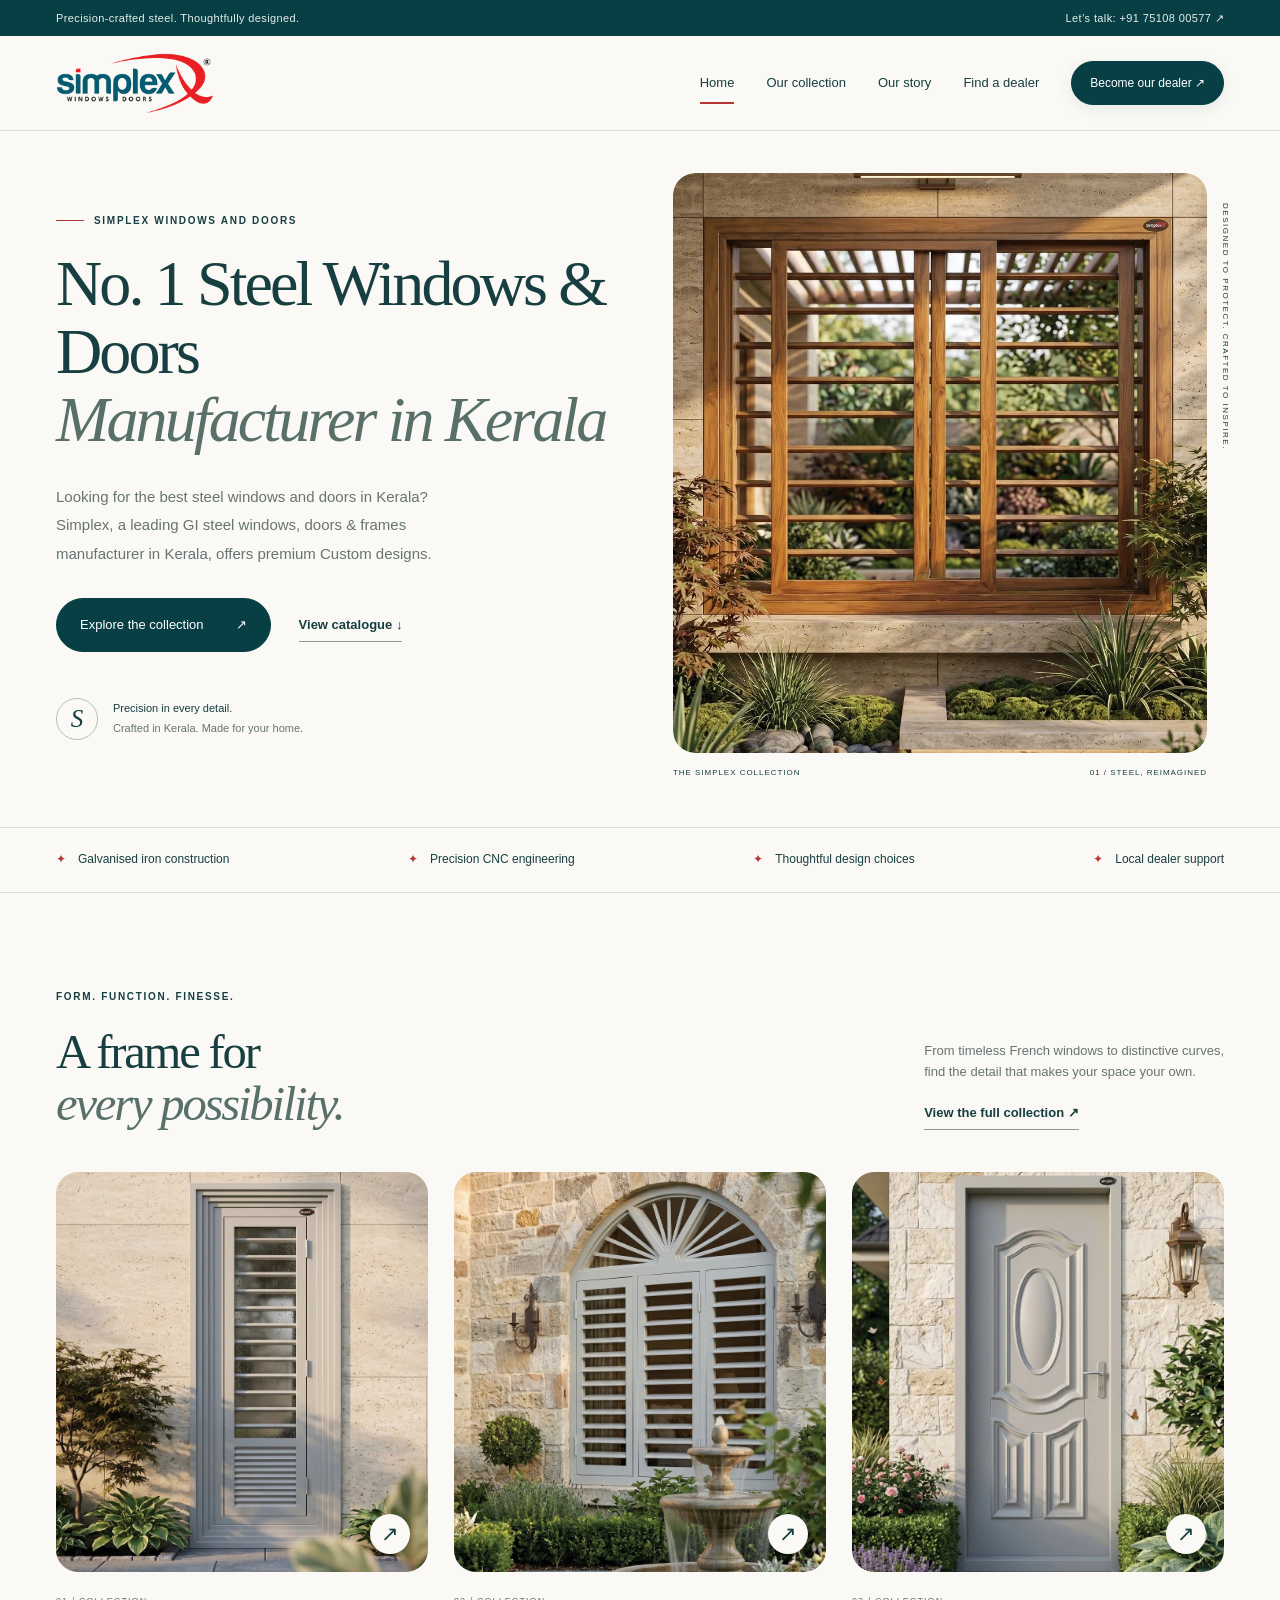
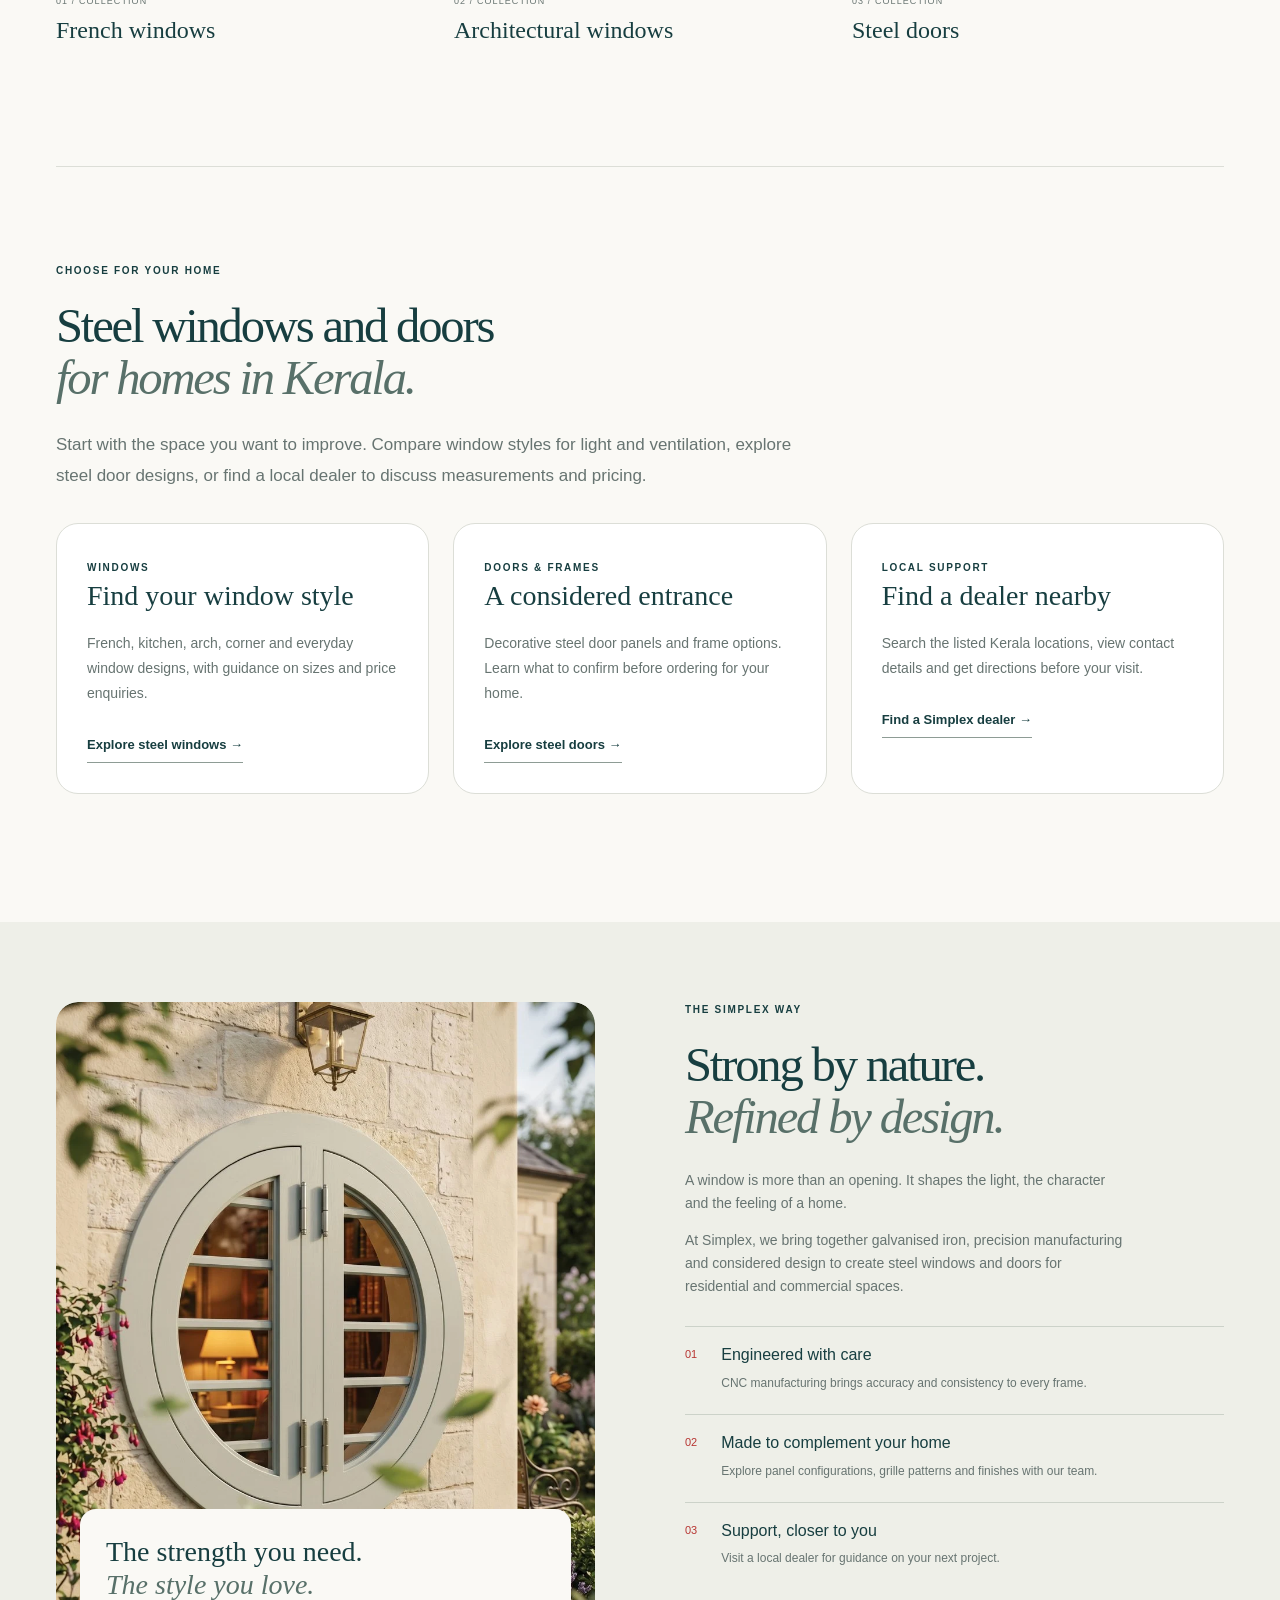
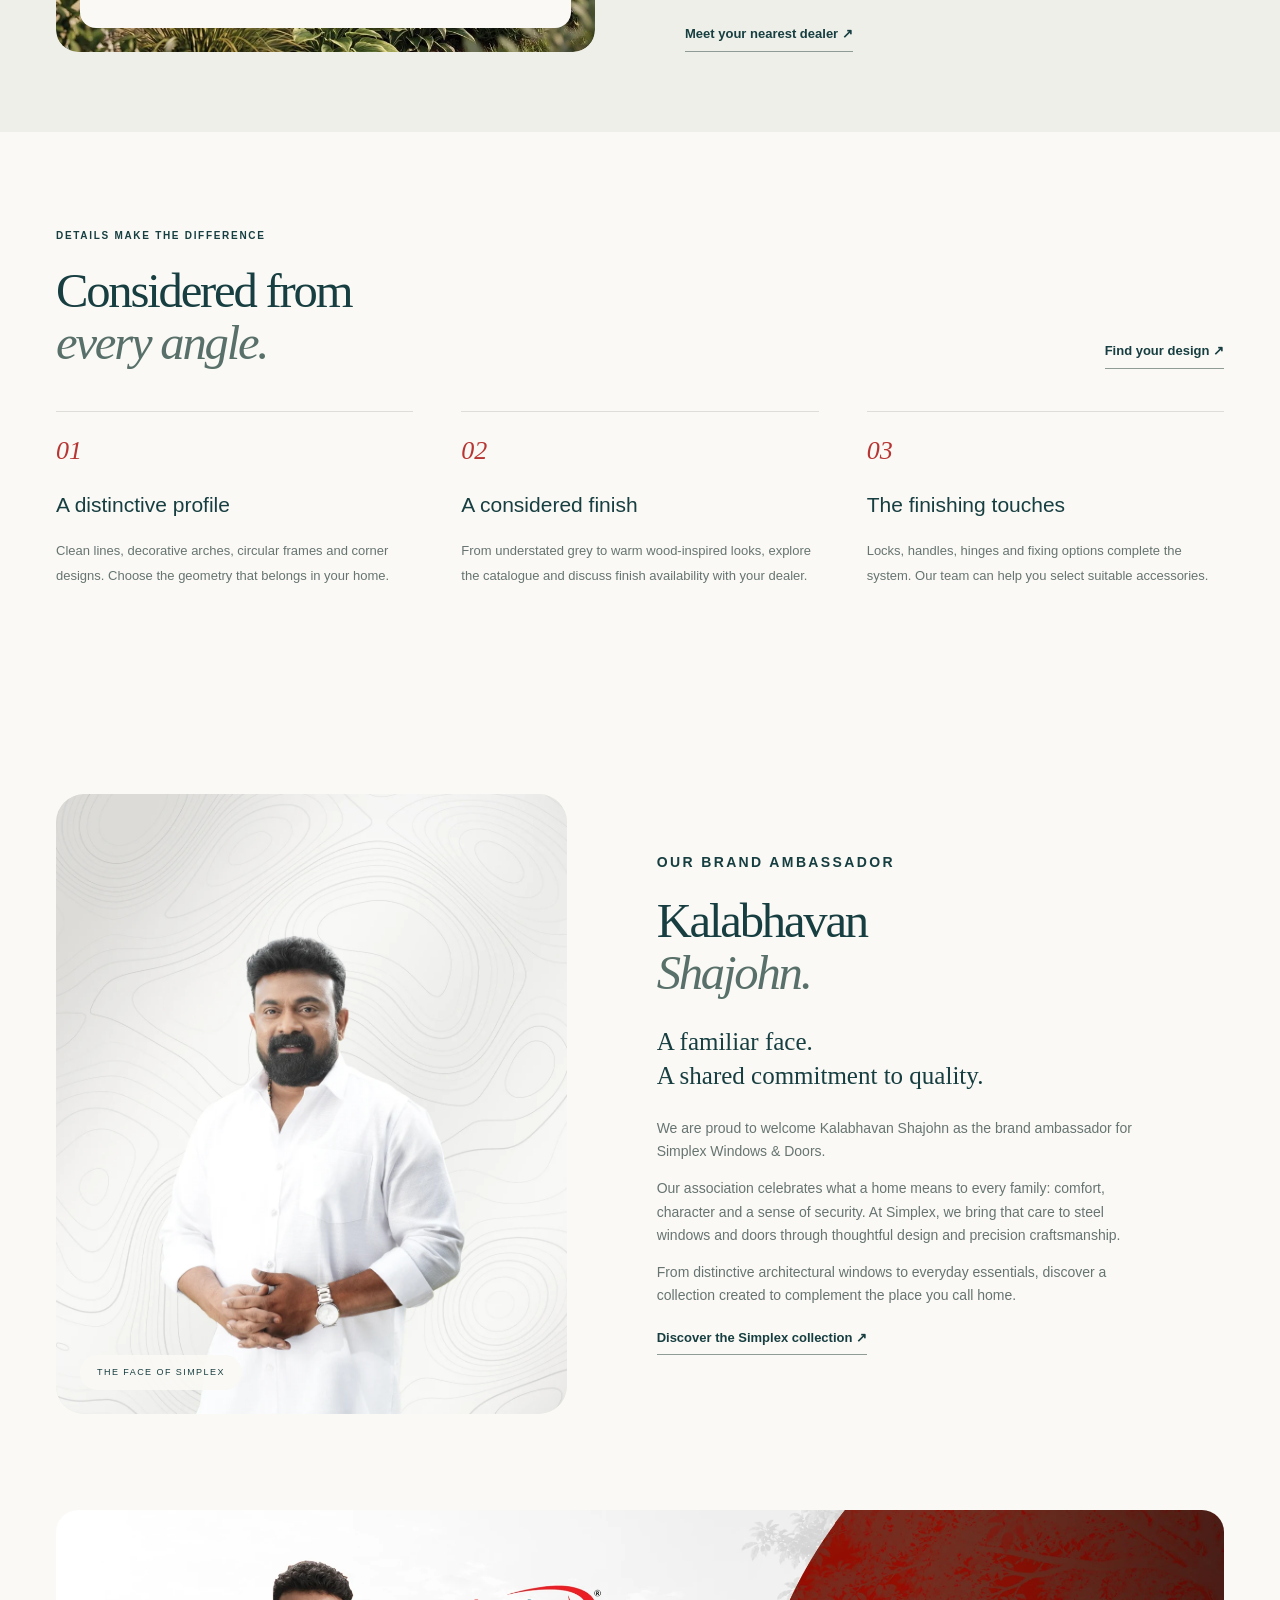
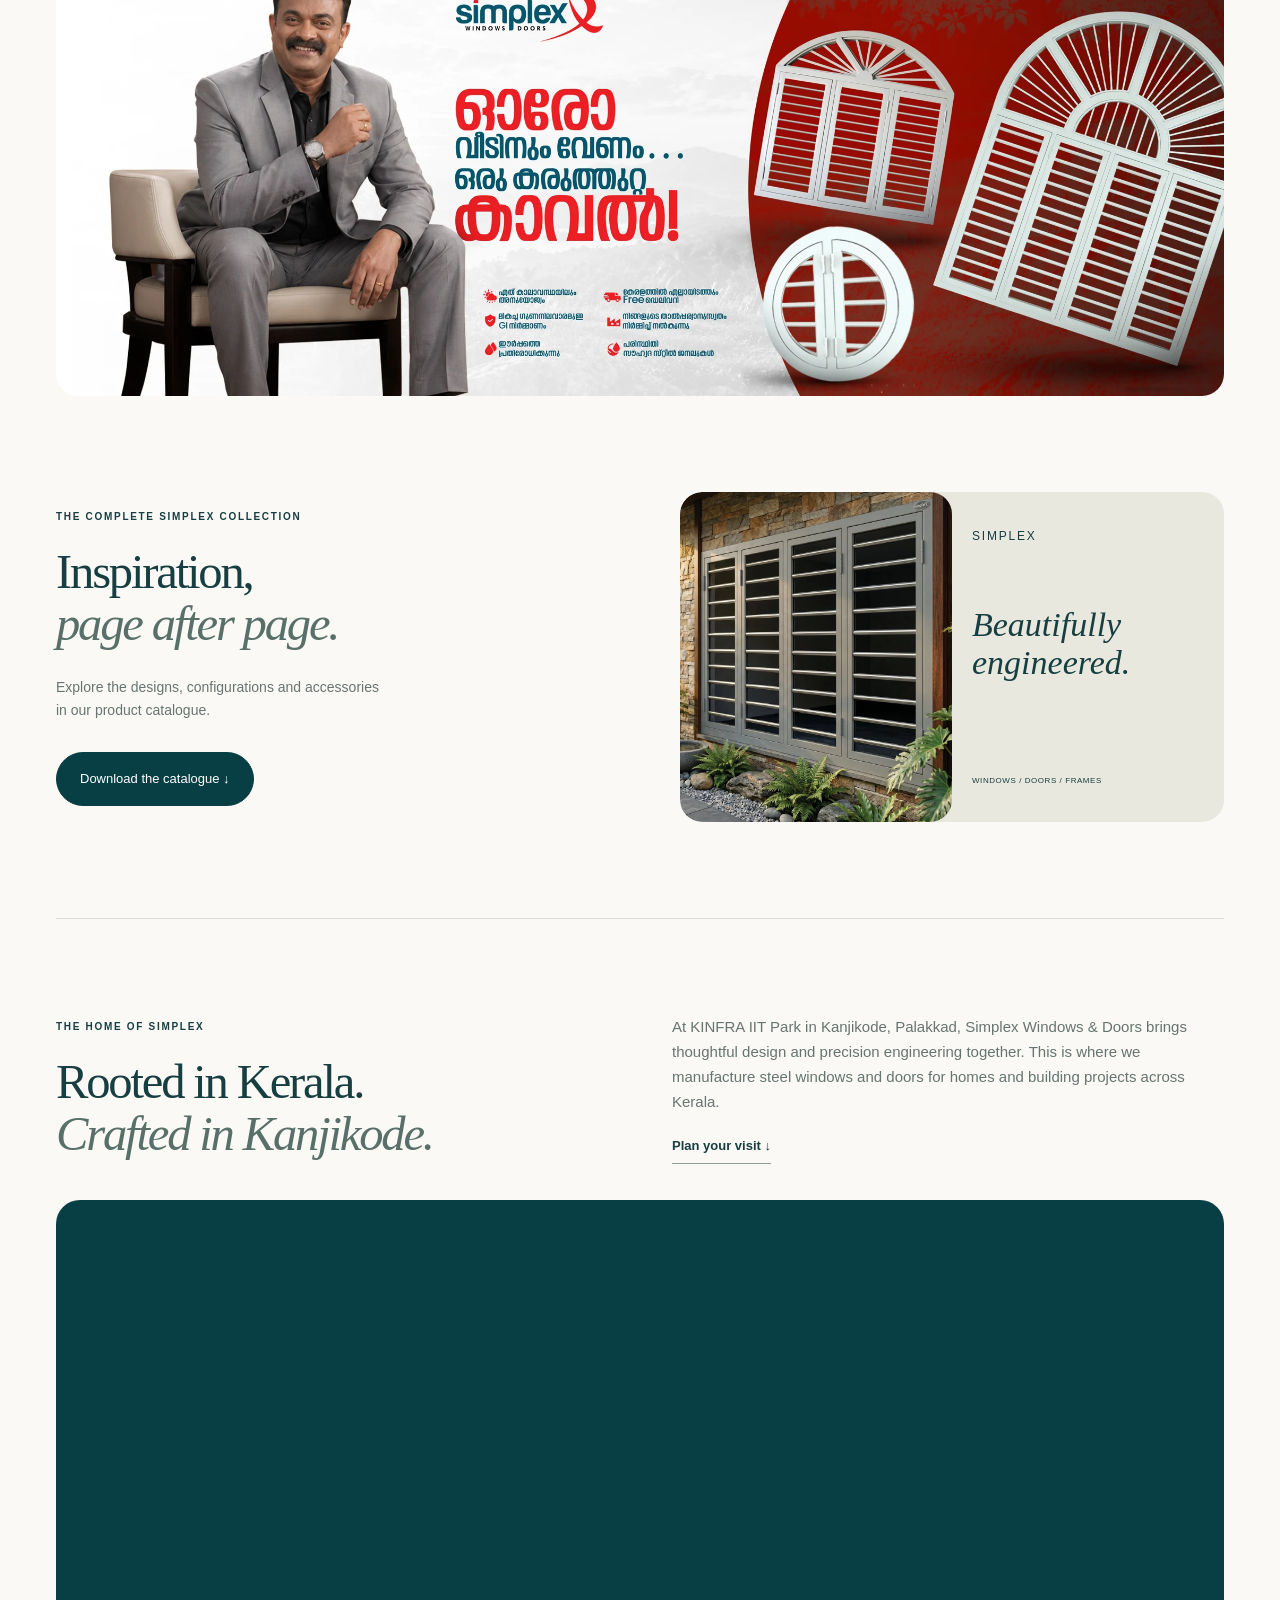
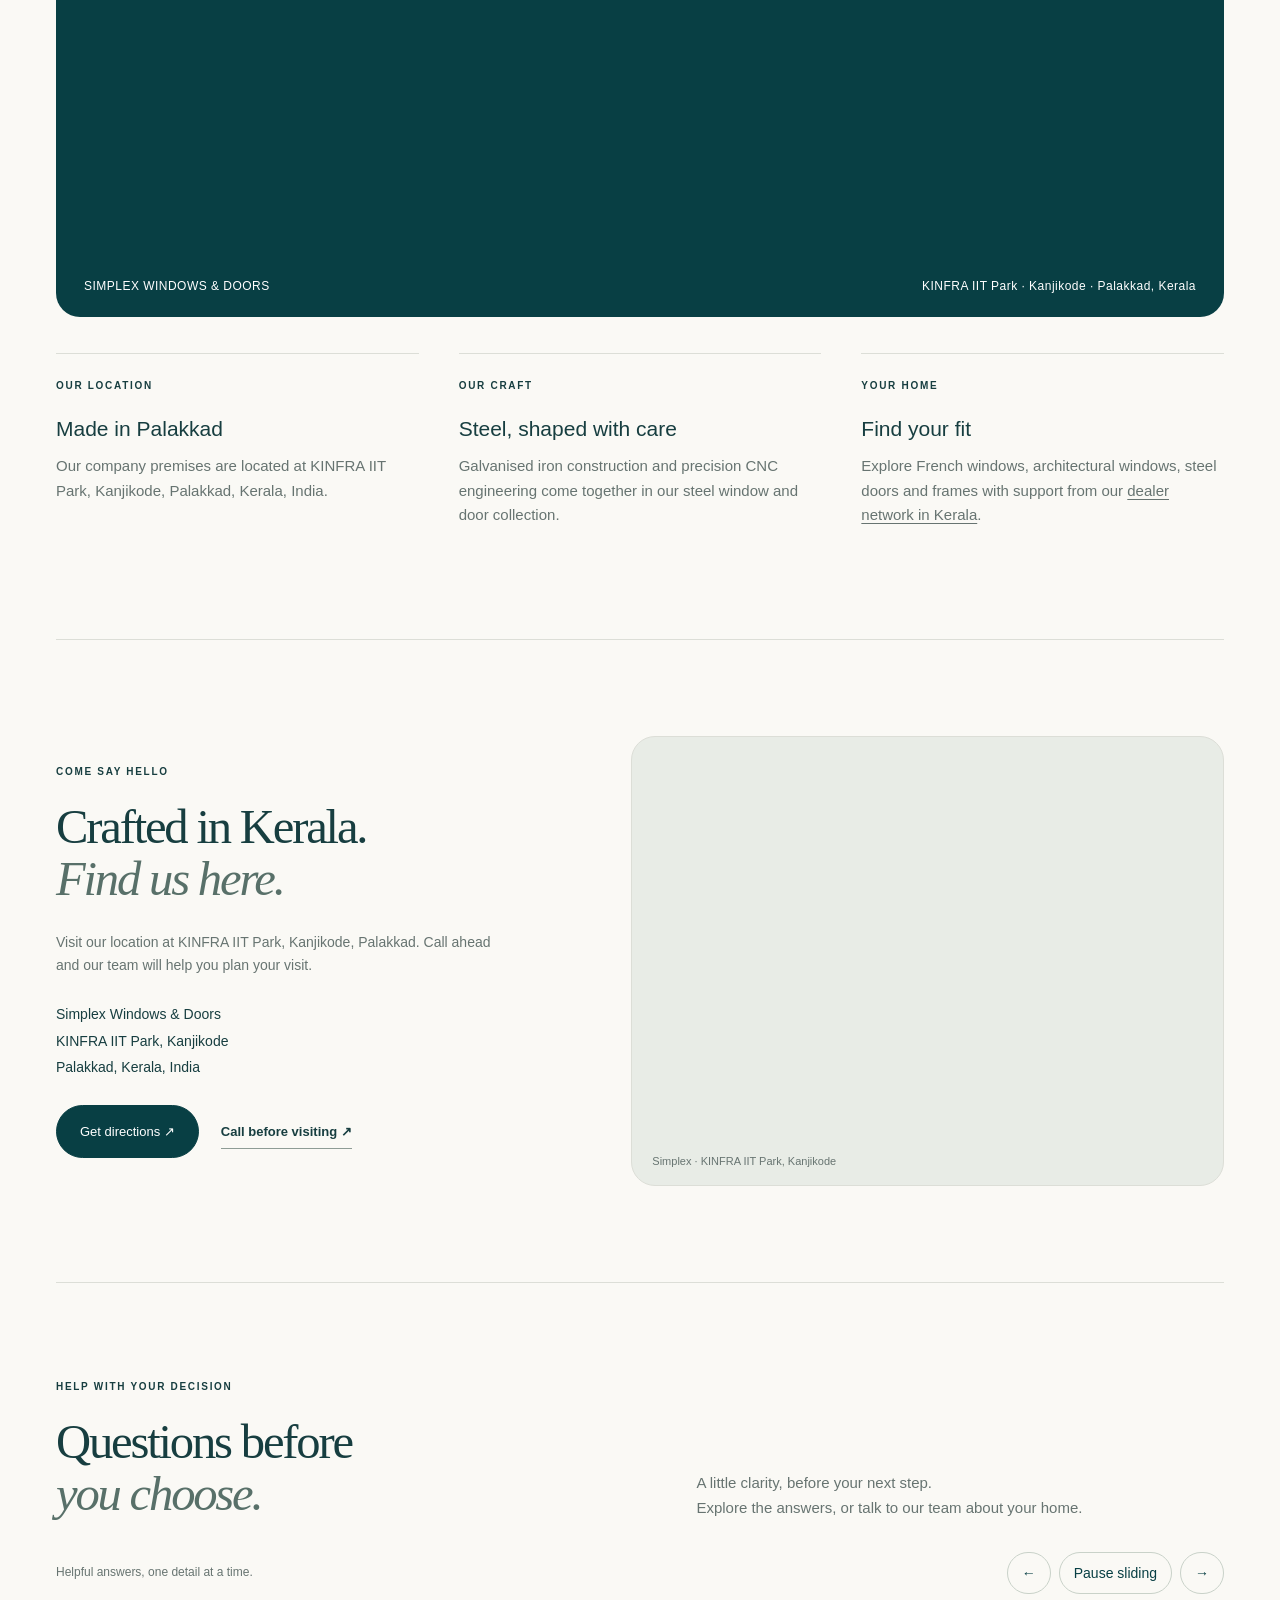
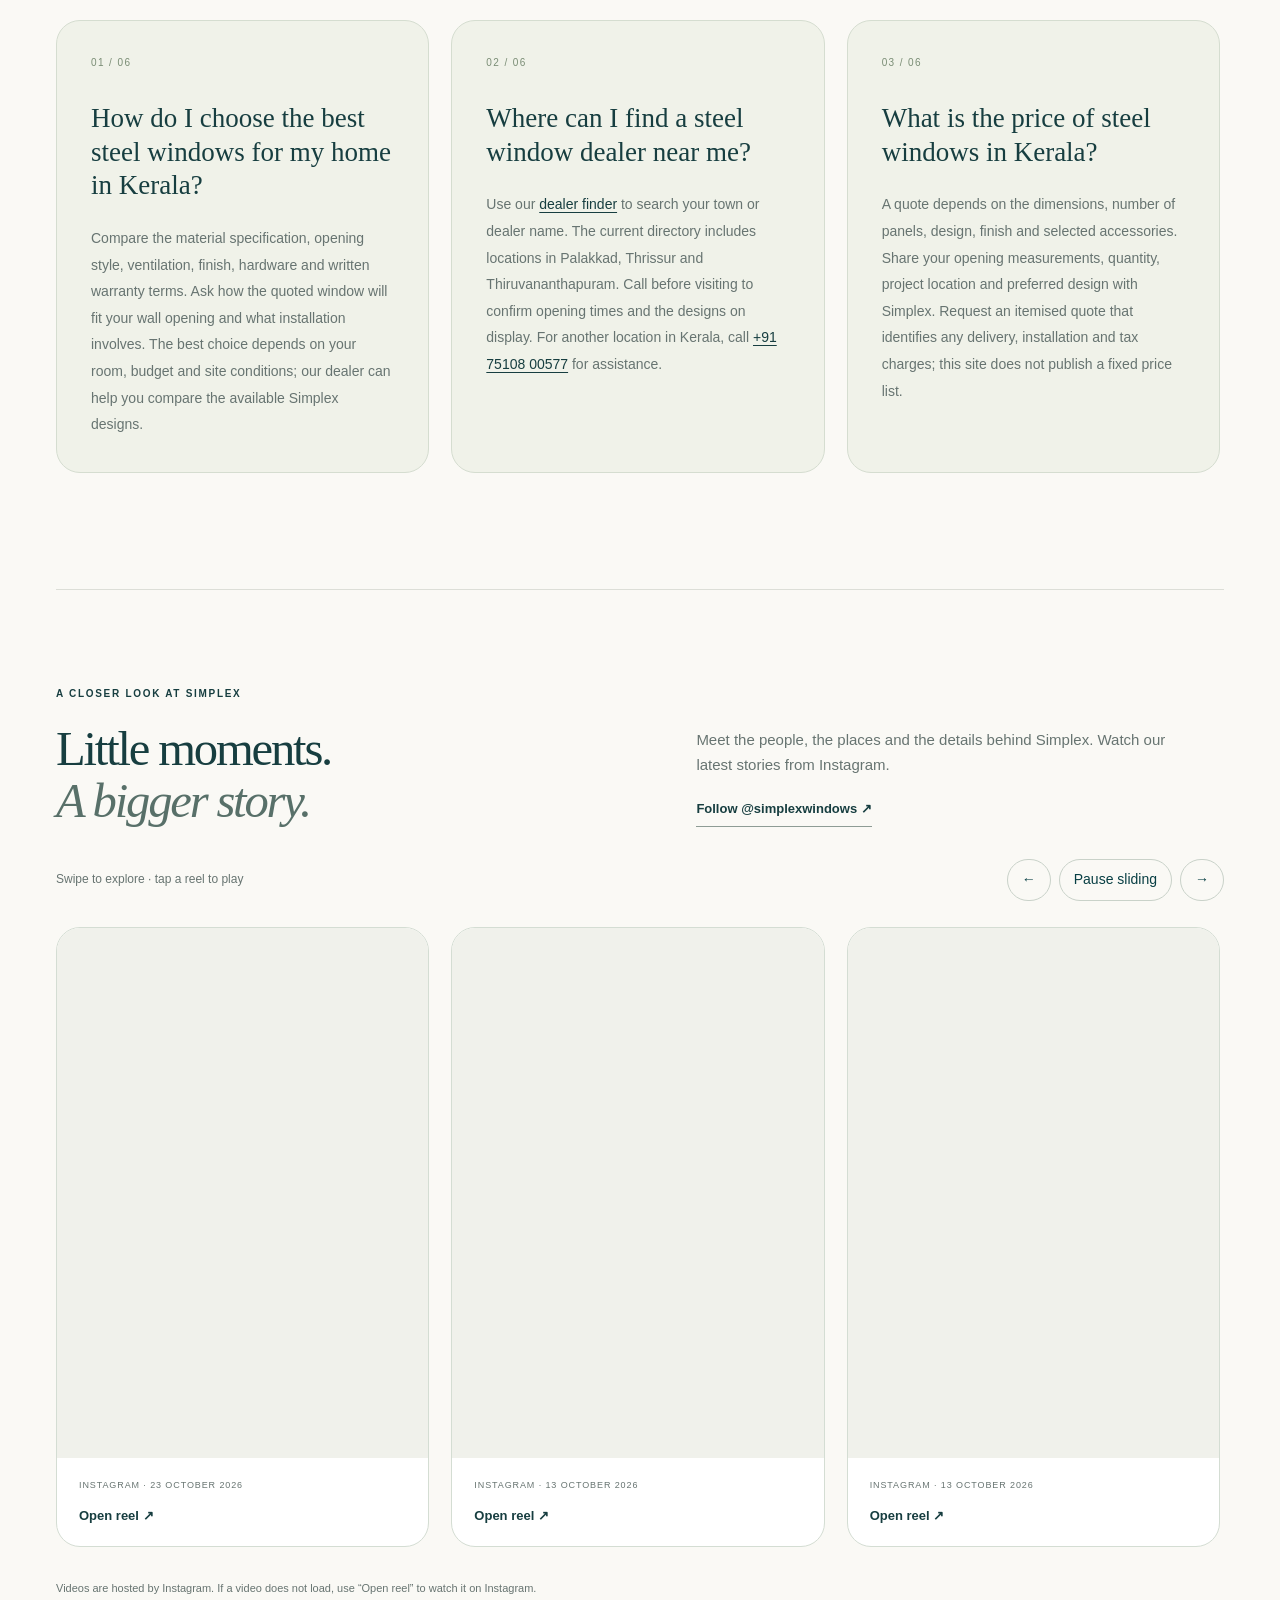
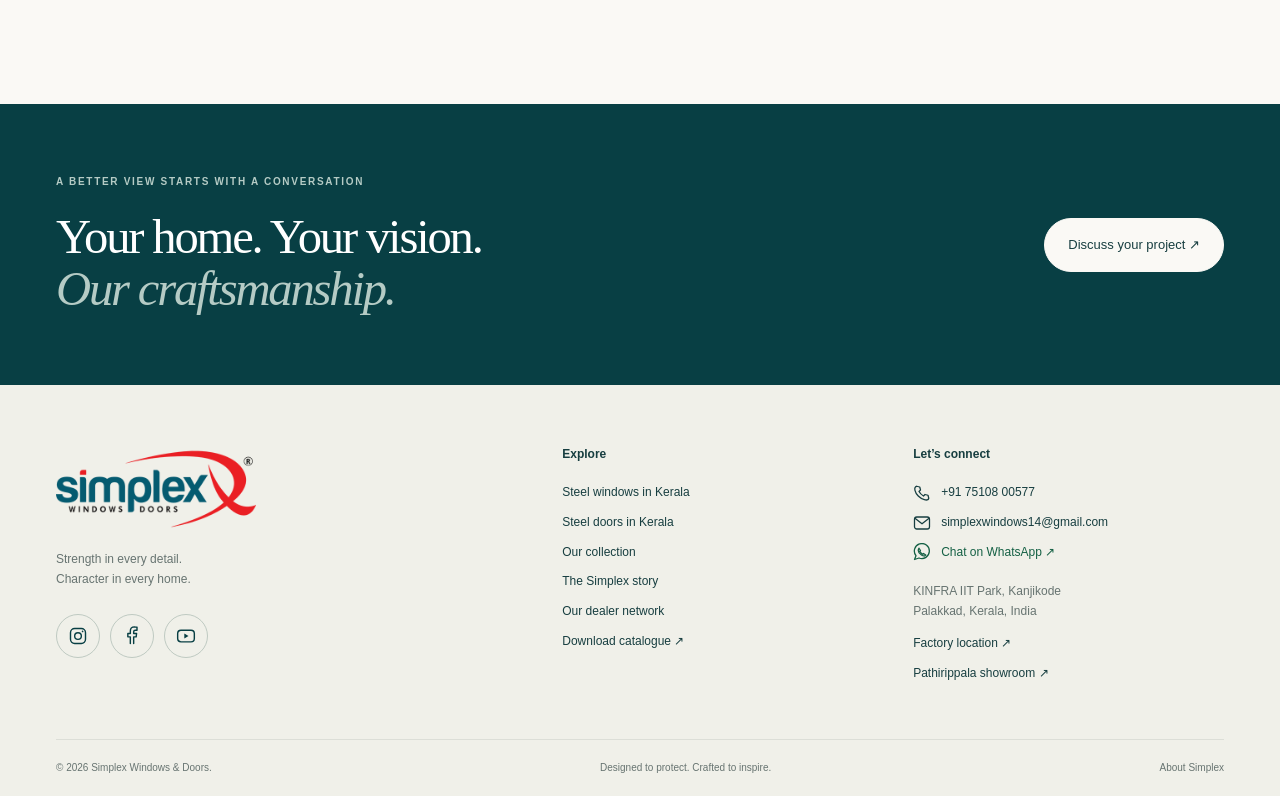
<file: index.html>
<!doctype html>
<html lang="en">
  <head>
    <script>if (location.pathname === "/index.html") location.replace("/" + location.search + location.hash);</script>
    <meta charset="utf-8">
    <meta name="viewport" content="width=device-width, initial-scale=1">
    <meta name="theme-color" content="#073e43">
    <title>Steel Window Manufacturer in Kerala | Simplex Windows & Doors</title>
    <meta name="description" content="Explore Simplex steel windows, GI windows, doors and frames made in Kanjikode, Palakkad. Browse designs, request a quote and find a dealer in Kerala.">
    <link rel="canonical" href="https://www.simplexwindow.com/">
    <meta property="og:title" content="Steel Window Manufacturer in Kerala | Simplex Windows & Doors">
    <meta property="og:description" content="Explore Simplex steel windows, GI windows, doors and frames made in Kanjikode, Palakkad. Browse designs, request a quote and find a dealer in Kerala.">
    <meta property="og:type" content="website">
    <meta property="og:image:width" content="2200">
    <meta property="og:image:height" content="917">
    <meta property="og:image:alt" content="Simplex steel window designs from the Kerala collection">
    <meta property="og:image" content="https://www.simplexwindow.com/assets/collection/campaign.webp">
    <meta name="robots" content="index, follow, max-image-preview:large, max-snippet:-1, max-video-preview:-1">
    <meta property="og:url" content="https://www.simplexwindow.com/">
    <meta property="og:site_name" content="Simplex Windows &amp; Doors">
    <meta property="og:locale" content="en_IN">
    <meta name="twitter:card" content="summary_large_image">
    <meta name="twitter:title" content="Steel Window Manufacturer in Kerala | Simplex Windows & Doors">
    <meta name="twitter:description" content="Explore Simplex steel windows, GI windows, doors and frames made in Kanjikode, Palakkad. Browse designs, request a quote and find a dealer in Kerala.">
    <meta name="twitter:image" content="https://www.simplexwindow.com/assets/collection/campaign.webp">
    <link rel="icon" href="/assets/LOGO.ico">
    <link rel="stylesheet" href="/assets/site.css?v=20261022-seo">
    <link rel="stylesheet" href="/company.css?v=20261019-1">
    <script src="/assets/site.js?v=20261022-clean2" defer>
    </script>
      <link rel="stylesheet" href="/assets/search-content.css?v=20261022-seo">
    <script type="application/ld+json">
{
  "@context": "https://schema.org",
  "@graph": [
    {
      "@type": "LocalBusiness",
      "@id": "https://www.simplexwindow.com/#organization",
      "name": "Simplex Windows & Doors",
      "url": "https://www.simplexwindow.com/",
      "logo": "https://www.simplexwindow.com/assets/collection/logo.webp",
      "image": "https://www.simplexwindow.com/assets/collection/factory-1440.webp",
      "description": "Steel windows and doors manufacturer at KINFRA IIT Park, Kanjikode, Palakkad, Kerala.",
      "telephone": "+917510800577",
      "email": "simplexwindows14@gmail.com",
      "address": {
        "@type": "PostalAddress",
        "streetAddress": "KINFRA IIT Park, Kanjikode",
        "addressLocality": "Palakkad",
        "addressRegion": "Kerala",
        "addressCountry": "IN"
      },
      "areaServed": {
        "@type": "State",
        "name": "Kerala"
      },
      "hasMap": "https://maps.app.goo.gl/gfQ5o5R46YPv93cq8",
      "alternateName": "Simplex Windows and Doors",
      "contactPoint": {
        "@type": "ContactPoint",
        "telephone": "+917510800577",
        "contactType": "sales",
        "areaServed": "IN"
      },
      "sameAs": [
        "https://www.facebook.com/simplexindows",
        "https://www.instagram.com/simplexwindows/",
        "https://www.youtube.com/@simplexwindows"
      ]
    },
    {
      "@type": "WebSite",
      "@id": "https://www.simplexwindow.com/#website",
      "url": "https://www.simplexwindow.com/",
      "name": "Simplex Windows & Doors",
      "alternateName": "Simplex Windows and Doors",
      "publisher": {
        "@id": "https://www.simplexwindow.com/#organization"
      },
      "inLanguage": "en-IN"
    },
    {
      "@type": "WebPage",
      "@id": "https://www.simplexwindow.com/#webpage",
      "url": "https://www.simplexwindow.com/",
      "name": "Steel Window Manufacturer in Kerala | Simplex Windows & Doors",
      "description": "Explore Simplex steel windows, GI windows, doors and frames made in Kanjikode, Palakkad. Browse designs, request a quote and find a dealer in Kerala.",
      "isPartOf": {
        "@id": "https://www.simplexwindow.com/#website"
      },
      "about": {
        "@id": "https://www.simplexwindow.com/#organization"
      },
      "inLanguage": "en-IN"
    }
  ]
}
    </script>
  <link rel="stylesheet" href="/assets/community.css?v=20261027-2">
<script src="/assets/community.js?v=20261027-2" defer></script>
</head>
  <body>
    <a class="skip" href="#main">Skip to content</a>
    <div class="topbar">
      <div class="container">
        <span>Precision-crafted steel. Thoughtfully designed.</span>
        <a href="tel:+917510800577">Let’s talk: +91 75108 00577 ↗</a>
      </div>
    </div>
    <header class="site-header">
      <div class="container nav-wrap">
        <a class="brand" href="/" aria-label="Simplex home">
          <img src="/assets/collection/logo.webp" width="180" height="74" alt="Simplex Windows and Doors">
        </a>
        <button class="menu-toggle" aria-expanded="false" aria-controls="navigation">Menu <span aria-hidden="true">☰</span>
        </button>
        <nav id="navigation" aria-label="Main navigation">
          <a href="/" aria-current="page">Home</a>
          <a href="/products/">Our collection</a>
          <a href="/#about">Our story</a>
          <a href="/franchises/">Find a dealer</a>
          <button class="button small dealer-nav" data-enquire="Dealership / franchise enquiry" data-dealer="true" aria-haspopup="dialog">Become our dealer ↗</button>
        </nav>
      </div>
    </header>
    <main id="main">
      <section class="hero container">
        <div class="hero-copy">
          <p class="eyebrow">
            <span class="line">
            </span>SIMPLEX WINDOWS AND DOORS</p>
          <h1>No. 1 Steel Windows &amp; Doors<br><em>Manufacturer in Kerala</em></h1>
          <p class="hero-desc">Looking for the best steel windows and doors in Kerala? Simplex, a leading GI steel windows, doors &amp; frames manufacturer in Kerala, offers premium Custom designs.</p>
          <div class="hero-actions">
            <a class="button" href="/products/">Explore the collection <span>↗</span>
            </a>
            <a class="text-link" href="/assets/simplex-catalogue.pdf" download>View catalogue ↓</a>
          </div>
          <div class="hero-foot">
            <span class="seal">S</span>
            <p>
              <strong>Precision in every detail.</strong>
              <br>Crafted in Kerala. Made for your home.</p>
          </div>
        </div>
        <div class="hero-visual">
          <img class="hero-photo" src="/assets/collection/hero.webp" alt="Wood-finish Simplex steel window set in a warm stone facade surrounded by greenery" width="940" height="1160" fetchpriority="high">
          <div class="photo-caption">
            <span>THE SIMPLEX COLLECTION</span>
            <span>01 / STEEL, REIMAGINED</span>
          </div>
          <span class="vertical-label">DESIGNED TO PROTECT. CRAFTED TO INSPIRE.</span>
        </div>
      </section>
      <div class="qualities">
        <div class="container">
          <span>Galvanised iron construction</span>
          <span>Precision CNC engineering</span>
          <span>Thoughtful design choices</span>
          <span>Local dealer support</span>
        </div>
      </div>
      <section class="section container" id="collection">
        <div class="section-heading">
          <div>
            <p class="eyebrow">FORM. FUNCTION. FINESSE.</p>
            <h2>A frame for<br>
              <em>every possibility.</em>
            </h2>
          </div>
          <div>
            <p>From timeless French windows to distinctive curves,<br>find the detail that makes your space your own.</p>
            <a class="text-link" href="/products/">View the full collection ↗</a>
          </div>
        </div>
        <div class="collection-grid">
          <a class="collection-card" href="/products/?category=French%20windows">
            <div>
              <img src="/assets/collection/french.webp" alt="French windows from the Simplex catalogue" loading="lazy" width="700" height="900">
              <span class="round-arrow">↗</span>
            </div>
            <p>
              <span>01 / COLLECTION</span>
            </p>
            <h3>French windows</h3>
          </a>
          <a class="collection-card" href="/products/?category=Architectural%20windows">
            <div>
              <img src="/assets/collection/arch.webp" alt="Architectural windows from the Simplex catalogue" loading="lazy" width="700" height="900">
              <span class="round-arrow">↗</span>
            </div>
            <p>
              <span>02 / COLLECTION</span>
            </p>
            <h3>Architectural windows</h3>
          </a>
          <a class="collection-card" href="/products/?category=Steel%20doors">
            <div>
              <img src="/assets/collection/door.webp" alt="Steel doors from the Simplex catalogue" loading="lazy" width="700" height="900">
              <span class="round-arrow">↗</span>
            </div>
            <p>
              <span>03 / COLLECTION</span>
            </p>
            <h3>Steel doors</h3>
          </a>
        </div>
      </section>
<section class="section container search-overview" aria-labelledby="range-heading"><p class="eyebrow">CHOOSE FOR YOUR HOME</p><h2 id="range-heading">Steel windows and doors<br><em>for homes in Kerala.</em></h2><p class="search-lead">Start with the space you want to improve. Compare window styles for light and ventilation, explore steel door designs, or find a local dealer to discuss measurements and pricing.</p><div class="search-card-grid"><a class="search-card" href="/steel-windows-kerala/"><span class="eyebrow">WINDOWS</span><h3>Find your window style</h3><p>French, kitchen, arch, corner and everyday window designs, with guidance on sizes and price enquiries.</p><span class="text-link">Explore steel windows &rarr;</span></a><a class="search-card" href="/steel-doors-kerala/"><span class="eyebrow">DOORS &amp; FRAMES</span><h3>A considered entrance</h3><p>Decorative steel door panels and frame options. Learn what to confirm before ordering for your home.</p><span class="text-link">Explore steel doors &rarr;</span></a><a class="search-card" href="/franchises/"><span class="eyebrow">LOCAL SUPPORT</span><h3>Find a dealer nearby</h3><p>Search the listed Kerala locations, view contact details and get directions before your visit.</p><span class="text-link">Find a Simplex dealer &rarr;</span></a></div></section>
      <section class="story" id="about">
        <div class="container story-grid">
          <div class="story-image">
            <img src="/assets/collection/round.webp" alt="Circular Simplex window in a landscaped stone exterior" loading="lazy" width="700" height="900">
            <div class="story-note">The strength you need.<br>
              <em>The style you love.</em>
            </div>
          </div>
          <div class="story-copy">
            <p class="eyebrow">THE SIMPLEX WAY</p>
            <h2>Strong by nature.<br>
              <em>Refined by design.</em>
            </h2>
            <p>A window is more than an opening. It shapes the light, the character and the feeling of a home.</p>
            <p>At Simplex, we bring together galvanised iron, precision manufacturing and considered design to create steel windows and doors for residential and commercial spaces.</p>
            <div class="values">
              <div>
                <span>01</span>
                <div>
                  <h3>Engineered with care</h3>
                  <p>CNC manufacturing brings accuracy and consistency to every frame.</p>
                </div>
              </div>
              <div>
                <span>02</span>
                <div>
                  <h3>Made to complement your home</h3>
                  <p>Explore panel configurations, grille patterns and finishes with our team.</p>
                </div>
              </div>
              <div>
                <span>03</span>
                <div>
                  <h3>Support, closer to you</h3>
                  <p>Visit a local dealer for guidance on your next project.</p>
                </div>
              </div>
            </div>
            <a class="text-link" href="/franchises/">Meet your nearest dealer ↗</a>
          </div>
        </div>
      </section>
      <section class="section container">
        <div class="section-heading">
          <div>
            <p class="eyebrow">DETAILS MAKE THE DIFFERENCE</p>
            <h2>Considered from<br>
              <em>every angle.</em>
            </h2>
          </div>
          <a class="text-link" href="/products/">Find your design ↗</a>
        </div>
        <div class="detail-grid">
          <div>
            <span class="detail-number">01</span>
            <h3>A distinctive profile</h3>
            <p>Clean lines, decorative arches, circular frames and corner designs. Choose the geometry that belongs in your home.</p>
          </div>
          <div>
            <span class="detail-number">02</span>
            <h3>A considered finish</h3>
            <p>From understated grey to warm wood-inspired looks, explore the catalogue and discuss finish availability with your dealer.</p>
          </div>
          <div>
            <span class="detail-number">03</span>
            <h3>The finishing touches</h3>
            <p>Locks, handles, hinges and fixing options complete the system. Our team can help you select suitable accessories.</p>
          </div>
        </div>
      </section>

      <section class="section container ambassador" id="brand-ambassador" aria-labelledby="ambassador-title">
        <div class="ambassador-portrait">
          <img src="/assets/collection/brand-ambassador.webp" alt="Kalabhavan Shajohn, brand ambassador for Simplex Windows and Doors" width="1080" height="1350" loading="lazy">
          <span class="portrait-label">THE FACE OF SIMPLEX</span>
        </div>
        <div class="ambassador-copy">
          <p class="eyebrow">OUR BRAND AMBASSADOR</p>
          <h2 id="ambassador-title">Kalabhavan<br><em>Shajohn.</em></h2>
          <p class="ambassador-lead">A familiar face.<br>A shared commitment to quality.</p>
          <p>We are proud to welcome Kalabhavan Shajohn as the brand ambassador for Simplex Windows &amp; Doors.</p>
          <p>Our association celebrates what a home means to every family: comfort, character and a sense of security. At Simplex, we bring that care to steel windows and doors through thoughtful design and precision craftsmanship.</p>
          <p>From distinctive architectural windows to everyday essentials, discover a collection created to complement the place you call home.</p>
          <a class="text-link" href="/products/">Discover the Simplex collection ↗</a>
        </div>
      </section>
      <section class="campaign container">
        <img src="/assets/collection/campaign.webp" alt="Simplex campaign featuring steel arch and round windows, with Malayalam brand messaging" loading="lazy" width="2200" height="917">
      </section>
      <section class="section container catalogue-section">
        <div>
          <p class="eyebrow">THE COMPLETE SIMPLEX COLLECTION</p>
          <h2>Inspiration,<br>
            <em>page after page.</em>
          </h2>
          <p>Explore the designs, configurations and accessories<br>in our product catalogue.</p>
          <a class="button" href="/assets/simplex-catalogue.pdf" download>Download the catalogue ↓</a>
        </div>
        <div class="catalogue-preview">
          <img src="/assets/collection/corner.webp" alt="Simplex corner window design" loading="lazy" width="700" height="900">
          <div>
            <span>SIMPLEX</span>
            <p>Beautifully<br>engineered.</p>
            <small>WINDOWS / DOORS / FRAMES</small>
          </div>
        </div>
      </section>

      <section class="section container factory-section" id="factory" aria-labelledby="factory-title">
        <div class="factory-heading">
          <div><p class="eyebrow">THE HOME OF SIMPLEX</p><h2 id="factory-title">Rooted in Kerala.<br><em>Crafted in Kanjikode.</em></h2></div>
          <div class="factory-intro"><p>At KINFRA IIT Park in Kanjikode, Palakkad, Simplex Windows &amp; Doors brings thoughtful design and precision engineering together. This is where we manufacture steel windows and doors for homes and building projects across Kerala.</p><a class="text-link" href="#visit">Plan your visit &darr;</a></div>
        </div>
        <figure class="factory-photo">
          <img src="/assets/collection/factory-1440.webp" srcset="/assets/collection/factory-768.webp 768w, /assets/collection/factory-1440.webp 1440w" sizes="(max-width: 800px) calc(100vw - 40px), 1200px" alt="Drone view of the Simplex Windows and Doors company premises at KINFRA IIT Park, Kanjikode, Palakkad, Kerala" width="1440" height="810" loading="lazy" decoding="async">
          <figcaption><span>SIMPLEX WINDOWS &amp; DOORS</span><span>KINFRA IIT Park &middot; Kanjikode &middot; Palakkad, Kerala</span></figcaption>
        </figure>
        <div class="factory-details">
          <div><p class="eyebrow">OUR LOCATION</p><h3>Made in Palakkad</h3><p>Our company premises are located at KINFRA IIT Park, Kanjikode, Palakkad, Kerala, India.</p></div>
          <div><p class="eyebrow">OUR CRAFT</p><h3>Steel, shaped with care</h3><p>Galvanised iron construction and precision CNC engineering come together in our steel window and door collection.</p></div>
          <div><p class="eyebrow">YOUR HOME</p><h3>Find your fit</h3><p>Explore French windows, architectural windows, steel doors and frames with support from our <a href="/franchises/">dealer network in Kerala</a>.</p></div>
        </div>
      </section>

      <section class="section container location-section" id="visit" aria-labelledby="visit-title">
        <div class="location-copy">
          <p class="eyebrow">COME SAY HELLO</p>
          <h2 id="visit-title">Crafted in Kerala.<br><em>Find us here.</em></h2>
          <p>Visit our location at KINFRA IIT Park, Kanjikode, Palakkad. Call ahead and our team will help you plan your visit.</p>
          <address>Simplex Windows &amp; Doors<br>KINFRA IIT Park, Kanjikode<br>Palakkad, Kerala, India</address>
          <div class="location-actions"><a class="button" href="https://maps.app.goo.gl/gfQ5o5R46YPv93cq8" target="_blank" rel="noopener noreferrer">Get directions ↗</a><a class="text-link" href="tel:+917510800577">Call before visiting ↗</a></div>
        </div>
        <div class="map-frame"><iframe title="Simplex location at KINFRA IIT Park, Kanjikode" src="https://www.google.com/maps/embed?pb=!1m18!1m12!1m3!1d3582.613387076174!2d76.78379369999999!3d10.777542499999997!2m3!1f0!2f0!3f0!3m2!1i1024!2i768!4f13.1!3m3!1m2!1s0x3ba86b07a4b2722d%3A0x6802ab609a1ba20c!2sSIMPLEX%20ROOFING%20SOLUTIONS!5e1!3m2!1sen!2sin!4v1791030877705!5m2!1sen!2sin" width="600" height="450" allowfullscreen loading="lazy" referrerpolicy="strict-origin-when-cross-origin"></iframe><p>Simplex · KINFRA IIT Park, Kanjikode</p></div>
      </section>
<section class="section container faq-carousel-section" id="questions-before-you-choose" aria-labelledby="questions-title"><div class="community-heading"><div><p class="eyebrow">HELP WITH YOUR DECISION</p><h2 id="questions-title">Questions before<br><em>you choose.</em></h2></div><p class="faq-intro">A little clarity, before your next step.<br>Explore the answers, or talk to our team about your home.</p></div><div class="community-carousel" data-carousel data-auto="true" role="region" aria-roledescription="carousel" aria-label="Questions before you choose"><div class="carousel-toolbar"><span class="carousel-note">Helpful answers, one detail at a time.</span><div class="carousel-actions"><button type="button" data-previous aria-label="Previous questions">←</button><button type="button" data-pause aria-pressed="false">Pause sliding</button><button type="button" data-next aria-label="Next questions">→</button></div></div><div class="carousel-track faq-track" tabindex="0" aria-label="Questions and answers"><article class="faq-slide"><span class="faq-number">01 / 06</span><h3>How do I choose the best steel windows for my home in Kerala?</h3><div class="faq-answer"><p>Compare the material specification, opening style, ventilation, finish, hardware and written warranty terms. Ask how the quoted window will fit your wall opening and what installation involves. The best choice depends on your room, budget and site conditions; our dealer can help you compare the available Simplex designs.</p></div></article><article class="faq-slide"><span class="faq-number">02 / 06</span><h3>Where can I find a steel window dealer near me?</h3><div class="faq-answer"><p>Use our <a href="/franchises/">dealer finder</a> to search your town or dealer name. The current directory includes locations in Palakkad, Thrissur and Thiruvananthapuram. Call before visiting to confirm opening times and the designs on display. For another location in Kerala, call <a href="tel:+917510800577">+91 75108 00577</a> for assistance.</p></div></article><article class="faq-slide"><span class="faq-number">03 / 06</span><h3>What is the price of steel windows in Kerala?</h3><div class="faq-answer"><p>A quote depends on the dimensions, number of panels, design, finish and selected accessories. Share your opening measurements, quantity, project location and preferred design with Simplex. Request an itemised quote that identifies any delivery, installation and tax charges; this site does not publish a fixed price list.</p></div></article><article class="faq-slide"><span class="faq-number">04 / 06</span><h3>What does GI mean in a steel window?</h3><div class="faq-answer"><p>GI stands for galvanised iron. Simplex uses galvanised iron construction in its window range. When comparing options, ask for the material, finish and maintenance requirements of the specific model you intend to order.</p></div></article><article class="faq-slide"><span class="faq-number">05 / 06</span><h3>Can I request a custom window size or design?</h3><div class="faq-answer"><p>Share the width, height, opening direction and a reference photo or drawing with our team. We will help you check which dimensions, configurations and finishes are available for your chosen design before you order.</p></div></article><article class="faq-slide"><span class="faq-number">06 / 06</span><h3>Where is Simplex Windows &amp; Doors located?</h3><div class="faq-answer"><p>Our company premises are at KINFRA IIT Park, Kanjikode, Palakkad, Kerala, India. <a href="/#visit">See our location and directions</a>, and call ahead to plan a visit.</p></div></article></div></div></section>
<section class="community-section section container" id="simplex-reels" aria-labelledby="reels-title"><div class="community-heading"><div><p class="eyebrow">A CLOSER LOOK AT SIMPLEX</p><h2 id="reels-title">Little moments.<br><em>A bigger story.</em></h2></div><div><p>Meet the people, the places and the details behind Simplex. Watch our latest stories from Instagram.</p><a class="text-link" href="https://www.instagram.com/simplexwindows/" target="_blank" rel="noopener noreferrer">Follow @simplexwindows ↗</a></div></div><div class="community-carousel" data-carousel data-auto="true" role="region" aria-roledescription="carousel" aria-label="Simplex Instagram reels"><div class="carousel-toolbar"><span class="carousel-note">Swipe to explore · tap a reel to play</span><div class="carousel-actions"><button type="button" data-previous aria-label="Previous reels">←</button><button type="button" data-pause aria-pressed="false">Pause sliding</button><button type="button" data-next aria-label="Next reels">→</button></div></div><div class="carousel-track reel-track" tabindex="0" aria-label="Instagram reel cards"><article class="reel-card"><div class="reel-screen"><iframe src="https://www.instagram.com/reel/De1GcpHunS5/embed/" title="Simplex Instagram reel 1, 23 October 2026" loading="lazy" allow="encrypted-media; fullscreen; picture-in-picture" allowfullscreen></iframe></div><div class="reel-caption"><span>INSTAGRAM · 23 October 2026</span><a href="https://www.instagram.com/simplexwindows/reel/De1GcpHunS5/" target="_blank" rel="noopener noreferrer">Open reel ↗</a></div></article><article class="reel-card"><div class="reel-screen"><iframe src="https://www.instagram.com/reel/Dedh0iETJLo/embed/" title="Simplex Instagram reel 2, 13 October 2026" loading="lazy" allow="encrypted-media; fullscreen; picture-in-picture" allowfullscreen></iframe></div><div class="reel-caption"><span>INSTAGRAM · 13 October 2026</span><a href="https://www.instagram.com/simplexwindows/reel/Dedh0iETJLo/" target="_blank" rel="noopener noreferrer">Open reel ↗</a></div></article><article class="reel-card"><div class="reel-screen"><iframe src="https://www.instagram.com/reel/DebVcmpvDrJ/embed/" title="Simplex Instagram reel 3, 13 October 2026" loading="lazy" allow="encrypted-media; fullscreen; picture-in-picture" allowfullscreen></iframe></div><div class="reel-caption"><span>INSTAGRAM · 13 October 2026</span><a href="https://www.instagram.com/simplexwindows/reel/DebVcmpvDrJ/" target="_blank" rel="noopener noreferrer">Open reel ↗</a></div></article><article class="reel-card"><div class="reel-screen"><iframe src="https://www.instagram.com/reel/Dea-zm0zg-h/embed/" title="Simplex Instagram reel 4, 12 October 2026" loading="lazy" allow="encrypted-media; fullscreen; picture-in-picture" allowfullscreen></iframe></div><div class="reel-caption"><span>INSTAGRAM · 12 October 2026</span><a href="https://www.instagram.com/simplexwindows/reel/Dea-zm0zg-h/" target="_blank" rel="noopener noreferrer">Open reel ↗</a></div></article></div><p class="embed-note">Videos are hosted by Instagram. If a video does not load, use “Open reel” to watch it on Instagram.</p></div></section><section class="community-section section container" id="customer-stories" data-review-preview hidden aria-labelledby="stories-title"><div class="community-heading"><div><p class="eyebrow">CUSTOMER TESTIMONIALS</p><h2 id="stories-title">What our<br><em>customers say.</em></h2></div><div><p class="sample-notice">These are fictional sample drafts using the supplied names, not customer statements. Replace with genuine feedback and obtain permission before publishing.</p></div></div><div class="community-carousel" data-carousel role="region" aria-roledescription="carousel" aria-label="Sample testimonial designs"><div class="carousel-toolbar"><div class="carousel-actions"><button type="button" data-previous aria-label="Previous sample testimonials">←</button><button type="button" data-next aria-label="Next sample testimonials">→</button></div></div><div class="carousel-track stories-track" tabindex="0" aria-label="Sample testimonial cards"><article class="story-card"><span class="sample-label">TESTIMONIAL</span><span class="story-quote" aria-hidden="true">“</span><blockquote>The windows were one of the details we spent the most time choosing. It was lovely to see how the design brought the front of our home together.</blockquote><div class="story-person"><span class="person-initial" aria-hidden="true">P</span><div><h3>Prashad</h3><p>Olavakkod</p></div></div></article><article class="story-card"><span class="sample-label">TESTIMONIAL</span><span class="story-quote" aria-hidden="true">“</span><blockquote>We had plenty of questions about the window layout. Talking through the options made choosing a design feel much easier.</blockquote><div class="story-person"><span class="person-initial" aria-hidden="true">P</span><div><h3>Praveen</h3><p>Pathiripala</p></div></div></article><article class="story-card"><span class="sample-label">TESTIMONIAL</span><span class="story-quote" aria-hidden="true">“</span><blockquote>We wanted a simple design that would work with the rest of the house. The look of the windows was just what we had in mind.</blockquote><div class="story-person"><span class="person-initial" aria-hidden="true">B</span><div><h3>Barath</h3><p>Mayanur</p></div></div></article><article class="story-card"><span class="sample-label">TESTIMONIAL</span><span class="story-quote" aria-hidden="true">“</span><blockquote>Seeing the designs together helped us picture the finished home. The window style became one of our favourite choices.</blockquote><div class="story-person"><span class="person-initial" aria-hidden="true">J</span><div><h3>Jayan</h3><p>Vengassery</p></div></div></article><article class="story-card"><span class="sample-label">TESTIMONIAL</span><span class="story-quote" aria-hidden="true">“</span><blockquote>I was looking for something that felt practical and welcoming. The window design gave the room the character I was hoping for.</blockquote><div class="story-person"><span class="person-initial" aria-hidden="true">A</span><div><h3>Akhila</h3><p>Mannur</p></div></div></article><article class="story-card"><span class="sample-label">TESTIMONIAL</span><span class="story-quote" aria-hidden="true">“</span><blockquote>Having a catalogue to share with the family made the decision easier. We could compare the styles and settle on a look together.</blockquote><div class="story-person"><span class="person-initial" aria-hidden="true">F</span><div><h3>Faizal</h3><p>Pathanamthitta</p></div></div></article><article class="story-card"><span class="sample-label">TESTIMONIAL</span><span class="story-quote" aria-hidden="true">“</span><blockquote>The small details mattered to us, especially the proportions. It was nice to take our time and find a design that suited our space.</blockquote><div class="story-person"><span class="person-initial" aria-hidden="true">U</span><div><h3>Uthara</h3><p>Kattanam</p></div></div></article><article class="story-card"><span class="sample-label">TESTIMONIAL</span><span class="story-quote" aria-hidden="true">“</span><blockquote>We took our measurements and ideas along before choosing. That conversation helped us understand what to ask for in the quotation.</blockquote><div class="story-person"><span class="person-initial" aria-hidden="true">A</span><div><h3>Abraham</h3><p>Adur</p></div></div></article><article class="story-card"><span class="sample-label">TESTIMONIAL</span><span class="story-quote" aria-hidden="true">“</span><blockquote>We wanted the windows and doors to feel like part of the same home. Comparing the collection gave us a clear direction.</blockquote><div class="story-person"><span class="person-initial" aria-hidden="true">S</span><div><h3>Shaiju</h3><p>Kottayam</p></div></div></article><article class="story-card"><span class="sample-label">TESTIMONIAL</span><span class="story-quote" aria-hidden="true">“</span><blockquote>Choosing windows felt like a big decision at first. Looking at the designs helped us imagine how everything could come together.</blockquote><div class="story-person"><span class="person-initial" aria-hidden="true">H</span><div><h3>HariKrishnan</h3><p>Alappuzha</p></div></div></article></div></div></section>      <section class="cta">
        <div class="container">
          <div>
            <p class="eyebrow">A BETTER VIEW STARTS WITH A CONVERSATION</p>
            <h2>Your home. Your vision.<br>
              <em>Our craftsmanship.</em>
            </h2>
          </div>
          <button class="button light" data-enquire="General enquiry">Discuss your project ↗</button>
        </div>
      </section>
    </main>
    <footer id="site-footer">
      <div class="container footer-grid">
        <div>
          <a class="footer-brand" href="/" aria-label="Simplex Windows and Doors home"><img src="/assets/collection/logo.webp" alt="Simplex Windows and Doors" width="200" height="83" loading="lazy"></a>
          <p>Strength in every detail.<br>Character in every home.</p><nav class="social-links" aria-label="Simplex social media"><a href="https://www.instagram.com/simplexwindows/" target="_blank" rel="noopener noreferrer" class="social-link" aria-label="Simplex on Instagram"><svg viewBox="0 0 24 24" fill="none" stroke="currentColor" stroke-width="1.7" stroke-linecap="round" stroke-linejoin="round" aria-hidden="true"><rect x="3" y="3" width="18" height="18" rx="5"/><circle cx="12" cy="12" r="4"/><circle cx="17.5" cy="6.5" r="1" fill="currentColor" stroke="none"/></svg><span>Instagram</span></a><a href="https://www.facebook.com/simplexindows/" target="_blank" rel="noopener noreferrer" class="social-link" aria-label="Simplex on Facebook"><svg viewBox="0 0 24 24" fill="none" stroke="currentColor" stroke-width="1.7" stroke-linecap="round" stroke-linejoin="round" aria-hidden="true"><path d="M14 21v-8h3l.5-4H14V7c0-1 .3-2 2-2h2V1.5A23 23 0 0 0 15 1c-3 0-5 2-5 5v3H7v4h3v8"/></svg><span>Facebook</span></a><a href="https://www.youtube.com/@simplexwindows" target="_blank" rel="noopener noreferrer" class="social-link" aria-label="Simplex on YouTube"><svg viewBox="0 0 24 24" fill="none" stroke="currentColor" stroke-width="1.7" stroke-linecap="round" stroke-linejoin="round" aria-hidden="true"><rect x="2" y="5" width="20" height="14" rx="4"/><path d="m10 9 5 3-5 3Z" fill="currentColor" stroke="none"/></svg><span>YouTube</span></a></nav>
        </div>
        <div>
          <h3>Explore</h3>
          <a href="/steel-windows-kerala/">Steel windows in Kerala</a>
          <a href="/steel-doors-kerala/">Steel doors in Kerala</a>
          <a href="/products/">Our collection</a>
          <a href="/#about">The Simplex story</a>
          <a href="/franchises/">Our dealer network</a>
          <a href="/assets/simplex-catalogue.pdf" download>Download catalogue ↗</a>
        </div>
        <div>
          <h3>Let’s connect</h3>
          <a class="contact-link" href="tel:+917510800577"><svg viewBox="0 0 24 24" fill="none" stroke="currentColor" stroke-width="1.7" stroke-linecap="round" stroke-linejoin="round" aria-hidden="true"><path d="m5 3 4 1 1 4-2 2a16 16 0 0 0 6 6l2-2 4 1 1 4c-1 5-10 1-14-3S0 4 5 3Z"/></svg><span>+91 75108 00577</span></a>
          <a class="contact-link" href="mailto:simplexwindows14@gmail.com"><svg viewBox="0 0 24 24" fill="none" stroke="currentColor" stroke-width="1.7" stroke-linecap="round" stroke-linejoin="round" aria-hidden="true"><rect x="2" y="4" width="20" height="16" rx="3"/><path d="m3 6 9 7 9-7"/></svg><span>simplexwindows14@gmail.com</span></a>
          <a href="https://wa.me/917510800577" target="_blank" rel="noopener noreferrer" class="contact-link whatsapp-contact"><svg viewBox="0 0 24 24" fill="none" stroke="currentColor" stroke-width="1.7" stroke-linecap="round" stroke-linejoin="round" aria-hidden="true"><path d="M4 17 2 22l6-2a10 10 0 1 0-4-3Z"/><path d="m8 7 2 3-1 1a9 9 0 0 0 4 4l1-1 3 2c-2 4-10-2-10-6 0-1 0-2 1-3Z"/></svg><span>Chat on WhatsApp ↗</span></a>
          <p>KINFRA IIT Park, Kanjikode<br>Palakkad, Kerala, India</p><a href="/#visit">Factory location ↗</a><a href="/franchises/#pathirippala-showroom">Pathirippala showroom ↗</a>
        </div>
      </div>
      <div class="container footer-bottom">
        <span>© 2026 Simplex Windows & Doors.</span>
        <span>Designed to protect. Crafted to inspire.</span>
        <a href="/ai-info.html">About Simplex</a>
      </div>
    </footer>
    <dialog id="enquiry" aria-labelledby="enquiry-title">
      <button class="close" aria-label="Close enquiry">×</button>
      <p class="eyebrow">YOUR NEXT PROJECT STARTS HERE</p>
      <h2 id="enquiry-title">Let’s make it<br>
        <em>beautifully yours.</em>
      </h2>
      <p>Tell us a little about your project. Our team will help you explore the right design.</p>

      <section id="dealer-opportunity" class="dealer-opportunity" hidden aria-label="Dealership opportunities">
        <p>Bring Simplex windows and doors to your local market. If you run a building-materials business, showroom or are exploring a new dealership, let’s discuss the opportunity in your area.</p>
        <div class="opportunity-grid">
          <div><span>01</span><h3>A versatile collection</h3><p>Explore steel windows, French windows, doors and frames for residential and commercial projects.</p></div>
          <div><span>02</span><h3>A local connection</h3><p>Help homeowners, builders and architects discover designs that suit their spaces.</p></div>
          <div><span>03</span><h3>A conversation about growth</h3><p>Discuss product availability, your proposed territory and dealership requirements directly with our team.</p></div>
        </div>
        <div class="partnership-contact"><div><p class="eyebrow">LET’S TALK BUSINESS</p><a class="partnership-phone" href="tel:+917510800577">+91 75108 00577 ↗</a><a href="mailto:simplexwindows14@gmail.com">simplexwindows14@gmail.com</a></div><div class="eyebrow">CONNECT WITH OUR TEAM</div><div><p>KINFRA IIT Park, Kanjikode<br>Palakkad, Kerala, India</p><a class="text-link" href="https://maps.app.goo.gl/gfQ5o5R46YPv93cq8" target="_blank" rel="noopener noreferrer">Get directions ↗</a></div></div>
        <p class="opportunity-note">Share your proposed location below. Territory availability, commercial terms and any investment requirements will be discussed with the Simplex team.</p>
        <h3 class="application-heading">Tell us about your business</h3>
      </section>
      <form id="enquiry-form" action="https://formsubmit.co/simplexwindows14@gmail.com" method="POST">
        <input type="hidden" name="_subject" value="Simplex website project enquiry">
        <input type="text" name="_honey" class="honeypot" tabindex="-1" aria-hidden="true">
        <label>Interested in<input id="interested-product" name="interested_product" readonly>
        </label>
        <div class="form-row">
          <label>Your name<input name="name" autocomplete="name" required maxlength="100">
          </label>
          <label>Phone number<input name="phone" type="tel" autocomplete="tel" required pattern="[+0-9\(\) .\-]{7,20}" maxlength="20" title="Enter a phone number with 7 to 20 characters">
          </label>
        </div>
        <label><span id="location-label">Project location</span><input name="location" autocomplete="address-level2" required maxlength="180" placeholder="Town or city">
        </label>
        <label>Tell us more <span>(optional)</span>
          <textarea name="message" rows="3" maxlength="3000" placeholder="Product, quantity, dimensions or preferred callback time"></textarea>
        </label>
        <p class="form-note">By submitting, you agree that Simplex may contact you about this enquiry. Your details are sent securely through FormSubmit to the Simplex team.</p>
        <button class="button" type="submit">Request a callback ↗</button>
        <p id="form-status" role="status" aria-live="polite">
        </p>
      </form>
      <div class="dialog-contact">Prefer to talk? <a href="tel:+917510800577">Call +91 75108 00577</a>
      </div>
    </dialog>
  </body>
</html>
</file>
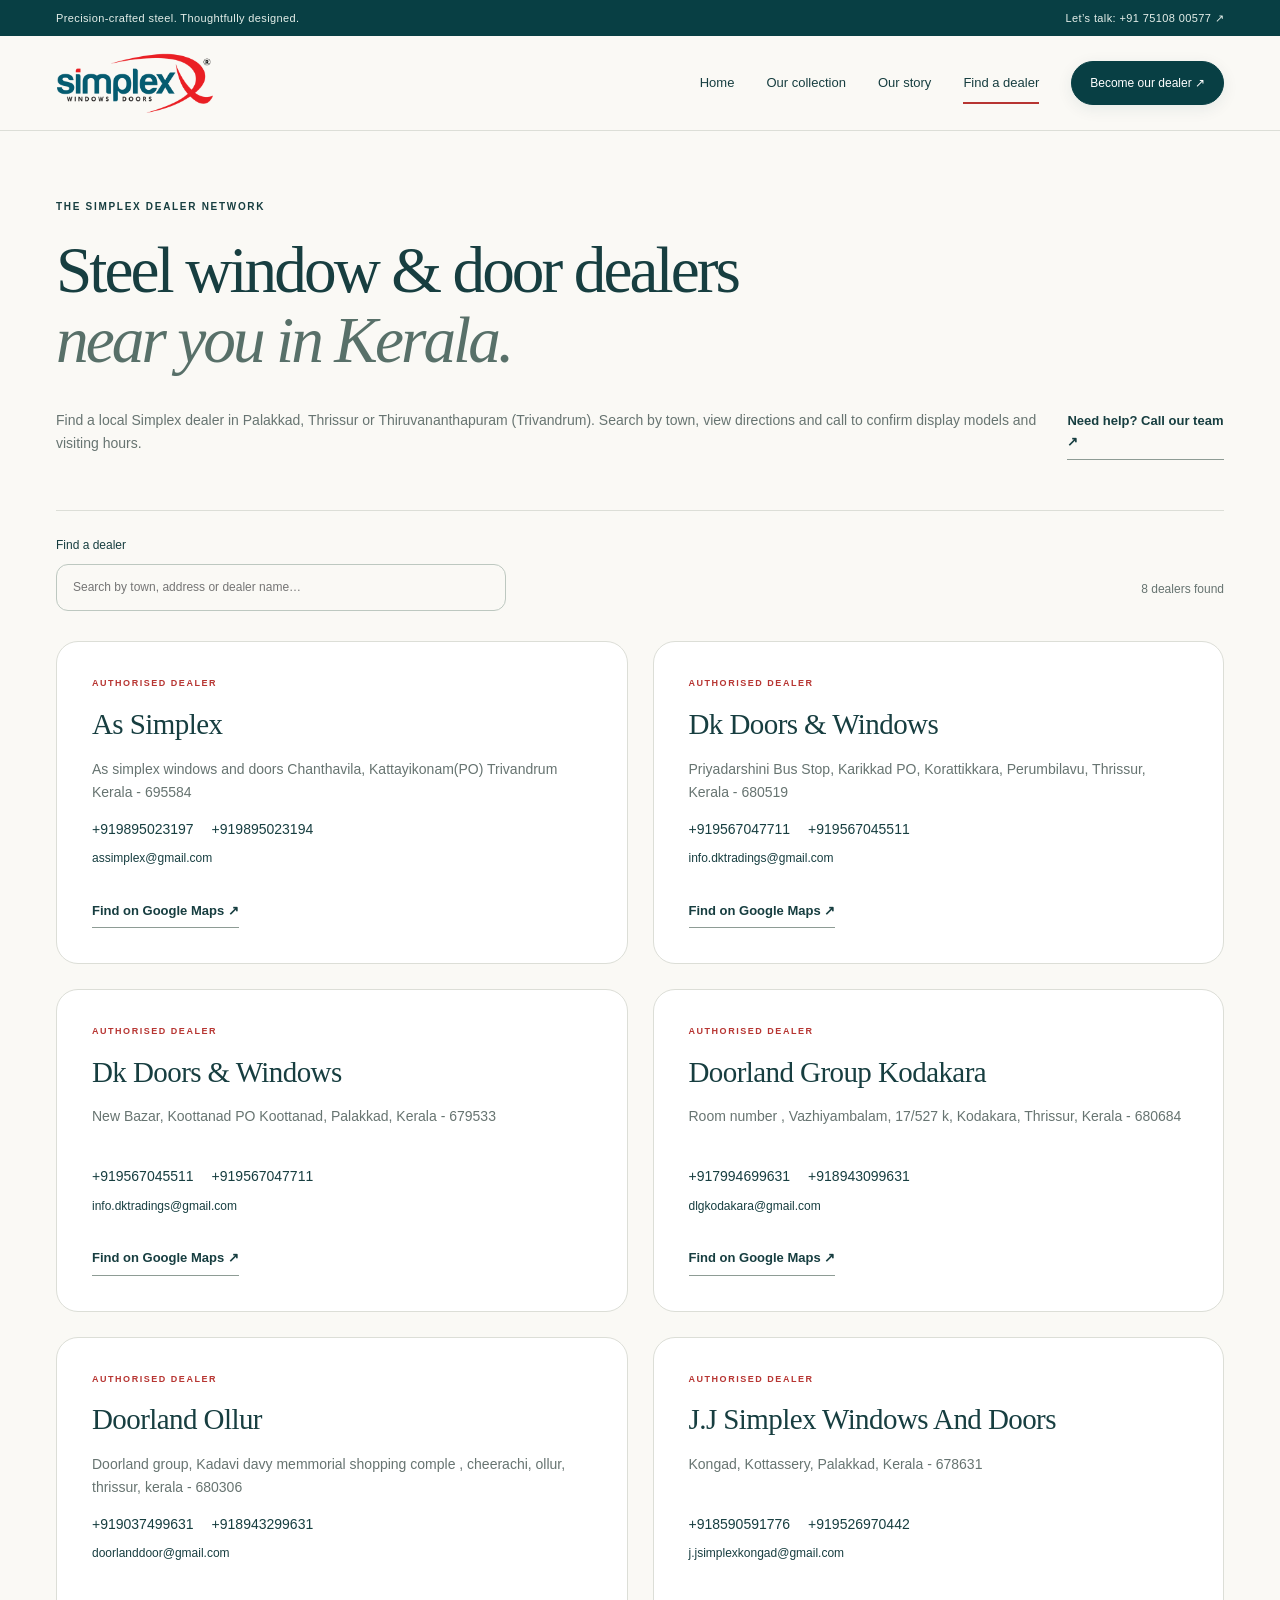
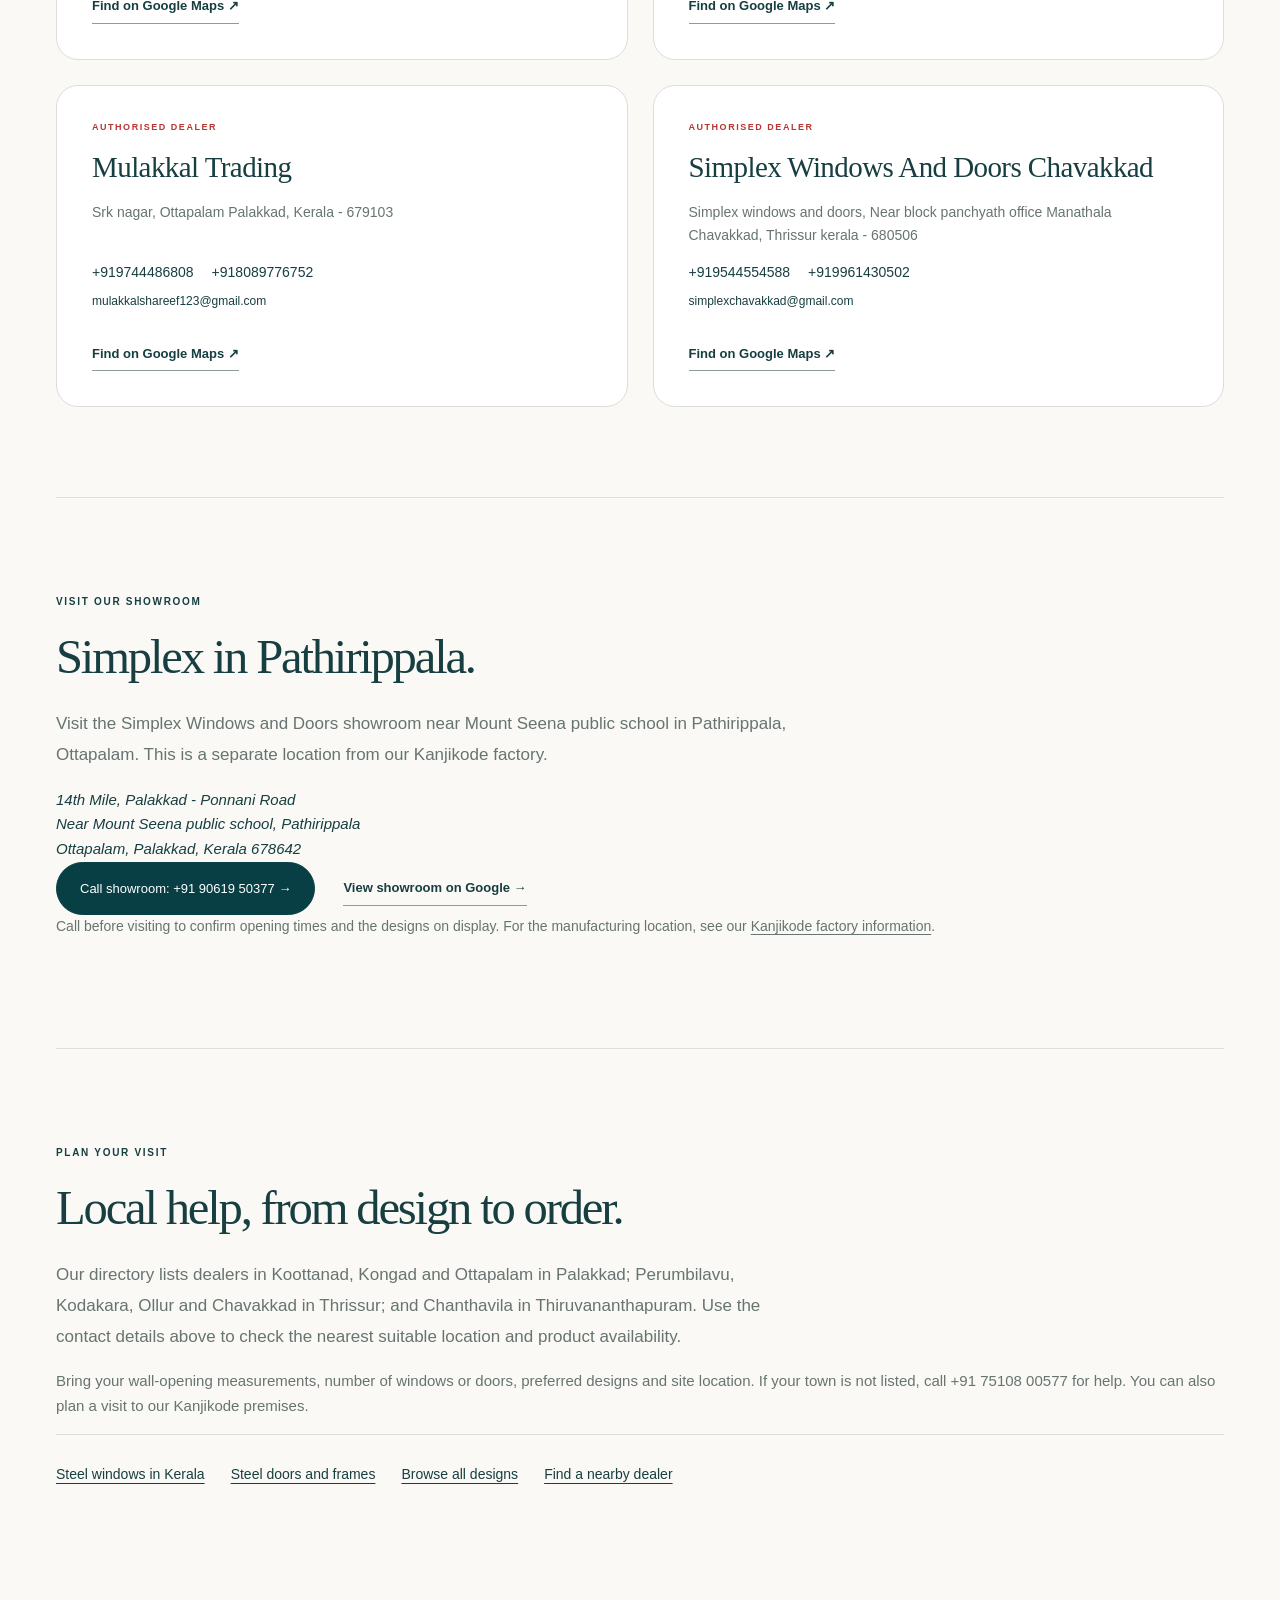
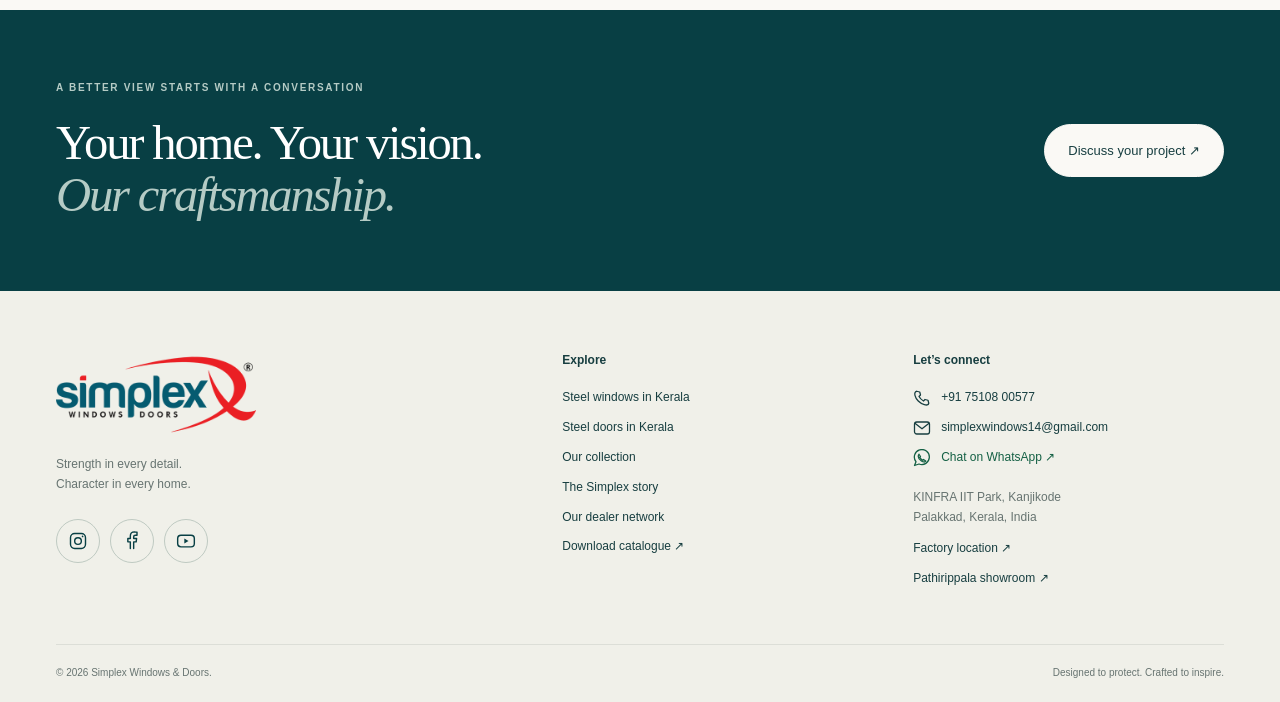
<file: franchises/index.html>
<!doctype html>
<html lang="en">
  <head>
    <meta charset="utf-8">
    <meta name="viewport" content="width=device-width, initial-scale=1">
    <meta name="theme-color" content="#073e43">
    <title>Find Steel Window &amp; Door Dealers in Kerala | Simplex</title>
    <meta name="description" content="Find a Simplex steel window and door dealer near you in Kerala. Search our listed locations in Palakkad, Thrissur and Thiruvananthapuram and call for a quote.">
    <link rel="canonical" href="https://www.simplexwindow.com/franchises/">
    <meta property="og:title" content="Find Steel Window &amp; Door Dealers in Kerala | Simplex">
    <meta property="og:description" content="Find a Simplex steel window and door dealer near you in Kerala. Search our listed locations in Palakkad, Thrissur and Thiruvananthapuram and call for a quote.">
    <meta property="og:type" content="website">
    <meta property="og:image:width" content="2200">
    <meta property="og:image:height" content="917">
    <meta property="og:image:alt" content="Simplex steel window designs from the Kerala collection">
    <meta property="og:image" content="https://www.simplexwindow.com/assets/collection/campaign.webp">
    <meta name="robots" content="index, follow, max-image-preview:large, max-snippet:-1, max-video-preview:-1">
    <meta property="og:url" content="https://www.simplexwindow.com/franchises/">
    <meta property="og:site_name" content="Simplex Windows &amp; Doors">
    <meta property="og:locale" content="en_IN">
    <meta name="twitter:card" content="summary_large_image">
    <meta name="twitter:title" content="Find Steel Window &amp; Door Dealers in Kerala | Simplex">
    <meta name="twitter:description" content="Find a Simplex steel window and door dealer near you in Kerala. Search our listed locations in Palakkad, Thrissur and Thiruvananthapuram and call for a quote.">
    <meta name="twitter:image" content="https://www.simplexwindow.com/assets/collection/campaign.webp">
    <link rel="icon" href="/assets/LOGO.ico">
    <link rel="stylesheet" href="/assets/site.css?v=20261022-seo">
    <link rel="stylesheet" href="/company.css?v=20261019-1">
    <script src="/assets/site.js?v=20261022-clean2" defer>
    </script>
      <link rel="stylesheet" href="/assets/search-content.css?v=20261022-seo">
    <script type="application/ld+json">
{
  "@context": "https://schema.org",
  "@graph": [
    {
      "@type": "LocalBusiness",
      "@id": "https://www.simplexwindow.com/#organization",
      "name": "Simplex Windows & Doors",
      "url": "https://www.simplexwindow.com/",
      "logo": "https://www.simplexwindow.com/assets/collection/logo.webp",
      "image": "https://www.simplexwindow.com/assets/collection/factory-1440.webp",
      "description": "Steel windows and doors manufacturer at KINFRA IIT Park, Kanjikode, Palakkad, Kerala.",
      "telephone": "+917510800577",
      "email": "simplexwindows14@gmail.com",
      "address": {
        "@type": "PostalAddress",
        "streetAddress": "KINFRA IIT Park, Kanjikode",
        "addressLocality": "Palakkad",
        "addressRegion": "Kerala",
        "addressCountry": "IN"
      },
      "areaServed": {
        "@type": "State",
        "name": "Kerala"
      },
      "hasMap": "https://maps.app.goo.gl/gfQ5o5R46YPv93cq8",
      "alternateName": "Simplex Windows and Doors",
      "contactPoint": {
        "@type": "ContactPoint",
        "telephone": "+917510800577",
        "contactType": "sales",
        "areaServed": "IN"
      },
      "sameAs": [
        "https://www.facebook.com/simplexindows",
        "https://www.instagram.com/simplexwindows/",
        "https://www.youtube.com/@simplexwindows"
      ]
    },
    {
      "@type": "WebSite",
      "@id": "https://www.simplexwindow.com/#website",
      "url": "https://www.simplexwindow.com/",
      "name": "Simplex Windows & Doors",
      "alternateName": "Simplex Windows and Doors",
      "publisher": {
        "@id": "https://www.simplexwindow.com/#organization"
      },
      "inLanguage": "en-IN"
    },
    {
      "@type": "CollectionPage",
      "@id": "https://www.simplexwindow.com/franchises/#webpage",
      "url": "https://www.simplexwindow.com/franchises/",
      "name": "Find Steel Window & Door Dealers in Kerala | Simplex",
      "description": "Find a Simplex steel window and door dealer near you in Kerala. Search our listed locations in Palakkad, Thrissur and Thiruvananthapuram and call for a quote.",
      "isPartOf": {
        "@id": "https://www.simplexwindow.com/#website"
      },
      "about": {
        "@id": "https://www.simplexwindow.com/#organization"
      },
      "inLanguage": "en-IN"
    },
    {
      "@type": "BreadcrumbList",
      "@id": "https://www.simplexwindow.com/franchises/#breadcrumbs",
      "itemListElement": [
        {
          "@type": "ListItem",
          "position": 1,
          "name": "Home",
          "item": "https://www.simplexwindow.com/"
        },
        {
          "@type": "ListItem",
          "position": 2,
          "name": "Find a dealer",
          "item": "https://www.simplexwindow.com/franchises/"
        }
      ]
    },
    {
      "@type": "ItemList",
      "@id": "https://www.simplexwindow.com/franchises/#dealer-list",
      "name": "Listed Simplex dealers in Kerala",
      "numberOfItems": 8,
      "itemListElement": [
        {
          "@type": "ListItem",
          "position": 1,
          "item": {
            "@type": "LocalBusiness",
            "@id": "https://www.simplexwindow.com/franchises/#dealer-1",
            "name": "As Simplex",
            "address": "As simplex windows and doors Chanthavila, Kattayikonam(PO) Trivandrum Kerala - 695584",
            "telephone": "+919895023197",
            "url": "https://www.simplexwindow.com/franchises/#dealer-1"
          }
        },
        {
          "@type": "ListItem",
          "position": 2,
          "item": {
            "@type": "LocalBusiness",
            "@id": "https://www.simplexwindow.com/franchises/#dealer-2",
            "name": "Dk Doors & Windows",
            "address": "Priyadarshini Bus Stop, Karikkad PO, Korattikkara, Perumbilavu, Thrissur, Kerala - 680519",
            "telephone": "+919567047711",
            "url": "https://www.simplexwindow.com/franchises/#dealer-2"
          }
        },
        {
          "@type": "ListItem",
          "position": 3,
          "item": {
            "@type": "LocalBusiness",
            "@id": "https://www.simplexwindow.com/franchises/#dealer-3",
            "name": "Dk Doors & Windows",
            "address": "New Bazar, Koottanad PO Koottanad, Palakkad, Kerala - 679533",
            "telephone": "+919567045511",
            "url": "https://www.simplexwindow.com/franchises/#dealer-3"
          }
        },
        {
          "@type": "ListItem",
          "position": 4,
          "item": {
            "@type": "LocalBusiness",
            "@id": "https://www.simplexwindow.com/franchises/#dealer-4",
            "name": "Doorland Group Kodakara",
            "address": "Room number , Vazhiyambalam, 17/527 k, Kodakara, Thrissur, Kerala - 680684",
            "telephone": "+917994699631",
            "url": "https://www.simplexwindow.com/franchises/#dealer-4"
          }
        },
        {
          "@type": "ListItem",
          "position": 5,
          "item": {
            "@type": "LocalBusiness",
            "@id": "https://www.simplexwindow.com/franchises/#dealer-5",
            "name": "Doorland Ollur",
            "address": "Doorland group, Kadavi davy memmorial shopping comple , cheerachi, ollur, thrissur, kerala - 680306",
            "telephone": "+919037499631",
            "url": "https://www.simplexwindow.com/franchises/#dealer-5"
          }
        },
        {
          "@type": "ListItem",
          "position": 6,
          "item": {
            "@type": "LocalBusiness",
            "@id": "https://www.simplexwindow.com/franchises/#dealer-6",
            "name": "J.J Simplex Windows And Doors",
            "address": "Kongad, Kottassery, Palakkad, Kerala - 678631",
            "telephone": "+918590591776",
            "url": "https://www.simplexwindow.com/franchises/#dealer-6"
          }
        },
        {
          "@type": "ListItem",
          "position": 7,
          "item": {
            "@type": "LocalBusiness",
            "@id": "https://www.simplexwindow.com/franchises/#dealer-7",
            "name": "Mulakkal Trading",
            "address": "Srk nagar, Ottapalam Palakkad, Kerala - 679103",
            "telephone": "+919744486808",
            "url": "https://www.simplexwindow.com/franchises/#dealer-7"
          }
        },
        {
          "@type": "ListItem",
          "position": 8,
          "item": {
            "@type": "LocalBusiness",
            "@id": "https://www.simplexwindow.com/franchises/#dealer-8",
            "name": "Simplex Windows And Doors Chavakkad",
            "address": "Simplex windows and doors, Near block panchyath office Manathala Chavakkad, Thrissur kerala - 680506",
            "telephone": "+919544554588",
            "url": "https://www.simplexwindow.com/franchises/#dealer-8"
          }
        }
      ]
    },
    {
      "@type": "LocalBusiness",
      "@id": "https://www.simplexwindow.com/franchises/#pathirippala-showroom",
      "name": "Simplex Windows And Doors - Pathirippala showroom",
      "url": "https://www.simplexwindow.com/franchises/#pathirippala-showroom",
      "telephone": "+919061950377",
      "address": {
        "@type": "PostalAddress",
        "streetAddress": "14th Mile, Palakkad - Ponnani Road, near Mount Seena public school, Pathirippala",
        "addressLocality": "Ottapalam, Palakkad",
        "addressRegion": "Kerala",
        "postalCode": "678642",
        "addressCountry": "IN"
      },
      "hasMap": "https://share.google/FYIbaL6eslcnF2ARe",
      "parentOrganization": {
        "@id": "https://www.simplexwindow.com/#organization"
      }
    }
  ]
}
    </script>
  <link rel="stylesheet" href="/assets/community.css?v=20261027-2">
<script src="/assets/community.js?v=20261027-2" defer></script>
</head>
  <body>
    <a class="skip" href="#main">Skip to content</a>
    <div class="topbar">
      <div class="container">
        <span>Precision-crafted steel. Thoughtfully designed.</span>
        <a href="tel:+917510800577">Let’s talk: +91 75108 00577 ↗</a>
      </div>
    </div>
    <header class="site-header">
      <div class="container nav-wrap">
        <a class="brand" href="/" aria-label="Simplex home">
          <img src="/assets/collection/logo.webp" width="180" height="74" alt="Simplex Windows and Doors">
        </a>
        <button class="menu-toggle" aria-expanded="false" aria-controls="navigation">Menu <span aria-hidden="true">☰</span>
        </button>
        <nav id="navigation" aria-label="Main navigation">
          <a href="/">Home</a>
          <a href="/products/">Our collection</a>
          <a href="/#about">Our story</a>
          <a href="/franchises/" aria-current="page">Find a dealer</a>
          <button class="button small dealer-nav" data-enquire="Dealership / franchise enquiry" data-dealer="true" aria-haspopup="dialog">Become our dealer ↗</button>
        </nav>
      </div>
    </header>
    <main id="main">
      <section class="page-intro container">
        <p class="eyebrow">THE SIMPLEX DEALER NETWORK</p>
        <h1>Steel window &amp; door dealers<br><em>near you in Kerala.</em></h1>
        <div class="intro-bottom">
          <p>Find a local Simplex dealer in Palakkad, Thrissur or Thiruvananthapuram (Trivandrum). Search by town, view directions and call to confirm display models and visiting hours.</p>
          <a class="text-link" href="tel:+917510800577">Need help? Call our team ↗</a>
        </div>
      </section>
      <section class="container dealer-section">
        <div class="collection-tools">
          <label class="search-label" for="dealer-search">Find a dealer<input id="dealer-search" type="search" placeholder="Search by town, address or dealer name…">
          </label>
          <p id="dealer-count" role="status">
          </p>
        </div>
        <div class="dealer-grid">
          <article class="dealer-card" id="dealer-1" data-search="thiruvananthapuram as simplex as simplex windows and doors   chanthavila, kattayikonam(po)  trivandrum kerala - 695584">
            <p class="eyebrow">AUTHORISED DEALER</p>
            <h2>As Simplex</h2>
            <p class="dealer-address">As simplex windows and doors   Chanthavila, Kattayikonam(PO)  Trivandrum Kerala - 695584</p>
            <div class="dealer-phones">
              <a href="tel:+919895023197">+919895023197</a>
              <a href="tel:+919895023194">+919895023194</a>
            </div>
            <a class="dealer-email" href="mailto:assimplex@gmail.com">assimplex@gmail.com</a>
            <a class="text-link" href="https://www.google.com/maps/search/?api=1&query=As%20Simplex%20As%20simplex%20windows%20and%20doors%20%20%20Chanthavila%2C%20Kattayikonam%28PO%29%20%20Trivandrum%20Kerala%20-%20695584" target="_blank" rel="noopener noreferrer">Find on Google Maps ↗</a>
          </article>
          <article class="dealer-card" id="dealer-2" data-search="dk doors &amp; windows priyadarshini bus stop, karikkad po,  korattikkara, perumbilavu, thrissur, kerala - 680519">
            <p class="eyebrow">AUTHORISED DEALER</p>
            <h2>Dk Doors &amp; Windows</h2>
            <p class="dealer-address">Priyadarshini Bus Stop, Karikkad PO,  Korattikkara, Perumbilavu, Thrissur, Kerala - 680519</p>
            <div class="dealer-phones">
              <a href="tel:+919567047711">+919567047711</a>
              <a href="tel:+919567045511">+919567045511</a>
            </div>
            <a class="dealer-email" href="mailto:info.dktradings@gmail.com">info.dktradings@gmail.com</a>
            <a class="text-link" href="https://www.google.com/maps/search/?api=1&query=Dk%20Doors%20%26%20Windows%20Priyadarshini%20Bus%20Stop%2C%20Karikkad%20PO%2C%20%20Korattikkara%2C%20Perumbilavu%2C%20Thrissur%2C%20Kerala%20-%20680519" target="_blank" rel="noopener noreferrer">Find on Google Maps ↗</a>
          </article>
          <article class="dealer-card" id="dealer-3" data-search="dk doors &amp; windows new bazar, koottanad po   koottanad, palakkad, kerala - 679533">
            <p class="eyebrow">AUTHORISED DEALER</p>
            <h2>Dk Doors &amp; Windows</h2>
            <p class="dealer-address">New Bazar, Koottanad PO   Koottanad, Palakkad, Kerala - 679533</p>
            <div class="dealer-phones">
              <a href="tel:+919567045511">+919567045511</a>
              <a href="tel:+919567047711">+919567047711</a>
            </div>
            <a class="dealer-email" href="mailto:info.dktradings@gmail.com">info.dktradings@gmail.com</a>
            <a class="text-link" href="https://www.google.com/maps/search/?api=1&query=Dk%20Doors%20%26%20Windows%20New%20Bazar%2C%20Koottanad%20PO%20%20%20Koottanad%2C%20Palakkad%2C%20Kerala%20-%20679533" target="_blank" rel="noopener noreferrer">Find on Google Maps ↗</a>
          </article>
          <article class="dealer-card" id="dealer-4" data-search="doorland group kodakara room number , vazhiyambalam, 17/527 k,  kodakara, thrissur, kerala - 680684">
            <p class="eyebrow">AUTHORISED DEALER</p>
            <h2>Doorland Group Kodakara</h2>
            <p class="dealer-address">Room number , Vazhiyambalam, 17/527 k,  Kodakara, Thrissur, Kerala - 680684</p>
            <div class="dealer-phones">
              <a href="tel:+917994699631">+917994699631</a>
              <a href="tel:+918943099631">+918943099631</a>
            </div>
            <a class="dealer-email" href="mailto:dlgkodakara@gmail.com">dlgkodakara@gmail.com</a>
            <a class="text-link" href="https://www.google.com/maps/search/?api=1&query=Doorland%20Group%20Kodakara%20Room%20number%20%2C%20Vazhiyambalam%2C%2017/527%20k%2C%20%20Kodakara%2C%20Thrissur%2C%20Kerala%20-%20680684" target="_blank" rel="noopener noreferrer">Find on Google Maps ↗</a>
          </article>
          <article class="dealer-card" id="dealer-5" data-search="doorland ollur doorland group, kadavi davy memmorial shopping comple , cheerachi, ollur, thrissur, kerala - 680306">
            <p class="eyebrow">AUTHORISED DEALER</p>
            <h2>Doorland Ollur</h2>
            <p class="dealer-address">Doorland group, Kadavi davy memmorial shopping comple , cheerachi, ollur, thrissur, kerala - 680306</p>
            <div class="dealer-phones">
              <a href="tel:+919037499631">+919037499631</a>
              <a href="tel:+918943299631">+918943299631</a>
            </div>
            <a class="dealer-email" href="mailto:doorlanddoor@gmail.com">doorlanddoor@gmail.com</a>
            <a class="text-link" href="https://www.google.com/maps/search/?api=1&query=Doorland%20Ollur%20Doorland%20group%2C%20Kadavi%20davy%20memmorial%20shopping%20comple%20%2C%20cheerachi%2C%20ollur%2C%20thrissur%2C%20kerala%20-%20680306" target="_blank" rel="noopener noreferrer">Find on Google Maps ↗</a>
          </article>
          <article class="dealer-card" id="dealer-6" data-search="j.j simplex windows and doors kongad, kottassery,   palakkad, kerala - 678631">
            <p class="eyebrow">AUTHORISED DEALER</p>
            <h2>J.J Simplex Windows And Doors</h2>
            <p class="dealer-address">Kongad, Kottassery,   Palakkad, Kerala - 678631</p>
            <div class="dealer-phones">
              <a href="tel:+918590591776">+918590591776</a>
              <a href="tel:+919526970442">+919526970442</a>
            </div>
            <a class="dealer-email" href="mailto:j.jsimplexkongad@gmail.com">j.jsimplexkongad@gmail.com</a>
            <a class="text-link" href="https://www.google.com/maps/search/?api=1&query=J.J%20Simplex%20Windows%20And%20Doors%20Kongad%2C%20Kottassery%2C%20%20%20Palakkad%2C%20Kerala%20-%20678631" target="_blank" rel="noopener noreferrer">Find on Google Maps ↗</a>
          </article>
          <article class="dealer-card" id="dealer-7" data-search="mulakkal trading srk nagar, ottapalam   palakkad, kerala - 679103">
            <p class="eyebrow">AUTHORISED DEALER</p>
            <h2>Mulakkal Trading</h2>
            <p class="dealer-address">Srk nagar, Ottapalam   Palakkad, Kerala - 679103</p>
            <div class="dealer-phones">
              <a href="tel:+919744486808">+919744486808</a>
              <a href="tel:+918089776752">+918089776752</a>
            </div>
            <a class="dealer-email" href="mailto:mulakkalshareef123@gmail.com">mulakkalshareef123@gmail.com</a>
            <a class="text-link" href="https://www.google.com/maps/search/?api=1&query=Mulakkal%20Trading%20Srk%20nagar%2C%20Ottapalam%20%20%20Palakkad%2C%20Kerala%20-%20679103" target="_blank" rel="noopener noreferrer">Find on Google Maps ↗</a>
          </article>
          <article class="dealer-card" id="dealer-8" data-search="simplex windows and doors chavakkad simplex windows and doors, near block panchyath office manathala   chavakkad, thrissur kerala - 680506">
            <p class="eyebrow">AUTHORISED DEALER</p>
            <h2>Simplex Windows And Doors Chavakkad</h2>
            <p class="dealer-address">Simplex windows and doors, Near block panchyath office Manathala   Chavakkad, Thrissur kerala - 680506</p>
            <div class="dealer-phones">
              <a href="tel:+919544554588">+919544554588</a>
              <a href="tel:+919961430502">+919961430502</a>
            </div>
            <a class="dealer-email" href="mailto:simplexchavakkad@gmail.com">simplexchavakkad@gmail.com</a>
            <a class="text-link" href="https://www.google.com/maps/search/?api=1&query=Simplex%20Windows%20And%20Doors%20Chavakkad%20Simplex%20windows%20and%20doors%2C%20Near%20block%20panchyath%20office%20Manathala%20%20%20Chavakkad%2C%20Thrissur%20kerala%20-%20680506" target="_blank" rel="noopener noreferrer">Find on Google Maps ↗</a>
          </article>
        </div>
        <div id="empty-dealers" class="empty" hidden>
          <h2>No dealers found</h2>
          <p>Try a nearby town, or call our team for assistance.</p>
          <a class="button" href="tel:+917510800577">Call +91 75108 00577</a>
        </div>
      </section>
<section class="section container search-overview" id="pathirippala-showroom" aria-labelledby="showroom-heading"><p class="eyebrow">VISIT OUR SHOWROOM</p><h2 id="showroom-heading">Simplex in Pathirippala.</h2><p class="search-lead">Visit the Simplex Windows and Doors showroom near Mount Seena public school in Pathirippala, Ottapalam. This is a separate location from our Kanjikode factory.</p><address>14th Mile, Palakkad - Ponnani Road<br>Near Mount Seena public school, Pathirippala<br>Ottapalam, Palakkad, Kerala 678642</address><div class="hero-actions"><a class="button" href="tel:+919061950377">Call showroom: +91 90619 50377 &rarr;</a><a class="text-link" href="https://share.google/FYIbaL6eslcnF2ARe" target="_blank" rel="noopener noreferrer">View showroom on Google &rarr;</a></div><p class="guide-note">Call before visiting to confirm opening times and the designs on display. For the manufacturing location, see our <a href="/#visit">Kanjikode factory information</a>.</p></section><section class="section container search-overview"><p class="eyebrow">PLAN YOUR VISIT</p><h2>Local help, from design to order.</h2><p class="search-lead">Our directory lists dealers in Koottanad, Kongad and Ottapalam in Palakkad; Perumbilavu, Kodakara, Ollur and Chavakkad in Thrissur; and Chanthavila in Thiruvananthapuram. Use the contact details above to check the nearest suitable location and product availability.</p><p>Bring your wall-opening measurements, number of windows or doors, preferred designs and site location. If your town is not listed, call <a href="tel:+917510800577">+91 75108 00577</a> for help. You can also <a href="/#visit">plan a visit to our Kanjikode premises</a>.</p><nav class="search-links" aria-label="Product and buying guides"><a href="/steel-windows-kerala/">Steel windows in Kerala</a><a href="/steel-doors-kerala/">Steel doors and frames</a><a href="/products/">Browse all designs</a><a href="/franchises/">Find a nearby dealer</a></nav></section>
      <section class="cta">
        <div class="container">
          <div>
            <p class="eyebrow">A BETTER VIEW STARTS WITH A CONVERSATION</p>
            <h2>Your home. Your vision.<br>
              <em>Our craftsmanship.</em>
            </h2>
          </div>
          <button class="button light" data-enquire="General enquiry">Discuss your project ↗</button>
        </div>
      </section>
    </main>
    <footer id="site-footer">
      <div class="container footer-grid">
        <div>
          <a class="footer-brand" href="/" aria-label="Simplex Windows and Doors home"><img src="/assets/collection/logo.webp" alt="Simplex Windows and Doors" width="200" height="83" loading="lazy"></a>
          <p>Strength in every detail.<br>Character in every home.</p><nav class="social-links" aria-label="Simplex social media"><a href="https://www.instagram.com/simplexwindows/" target="_blank" rel="noopener noreferrer" class="social-link" aria-label="Simplex on Instagram"><svg viewBox="0 0 24 24" fill="none" stroke="currentColor" stroke-width="1.7" stroke-linecap="round" stroke-linejoin="round" aria-hidden="true"><rect x="3" y="3" width="18" height="18" rx="5"/><circle cx="12" cy="12" r="4"/><circle cx="17.5" cy="6.5" r="1" fill="currentColor" stroke="none"/></svg><span>Instagram</span></a><a href="https://www.facebook.com/simplexindows/" target="_blank" rel="noopener noreferrer" class="social-link" aria-label="Simplex on Facebook"><svg viewBox="0 0 24 24" fill="none" stroke="currentColor" stroke-width="1.7" stroke-linecap="round" stroke-linejoin="round" aria-hidden="true"><path d="M14 21v-8h3l.5-4H14V7c0-1 .3-2 2-2h2V1.5A23 23 0 0 0 15 1c-3 0-5 2-5 5v3H7v4h3v8"/></svg><span>Facebook</span></a><a href="https://www.youtube.com/@simplexwindows" target="_blank" rel="noopener noreferrer" class="social-link" aria-label="Simplex on YouTube"><svg viewBox="0 0 24 24" fill="none" stroke="currentColor" stroke-width="1.7" stroke-linecap="round" stroke-linejoin="round" aria-hidden="true"><rect x="2" y="5" width="20" height="14" rx="4"/><path d="m10 9 5 3-5 3Z" fill="currentColor" stroke="none"/></svg><span>YouTube</span></a></nav>
        </div>
        <div>
          <h3>Explore</h3>
          <a href="/steel-windows-kerala/">Steel windows in Kerala</a>
          <a href="/steel-doors-kerala/">Steel doors in Kerala</a>
          <a href="/products/">Our collection</a>
          <a href="/#about">The Simplex story</a>
          <a href="/franchises/">Our dealer network</a>
          <a href="/assets/simplex-catalogue.pdf" download>Download catalogue ↗</a>
        </div>
        <div>
          <h3>Let’s connect</h3>
          <a class="contact-link" href="tel:+917510800577"><svg viewBox="0 0 24 24" fill="none" stroke="currentColor" stroke-width="1.7" stroke-linecap="round" stroke-linejoin="round" aria-hidden="true"><path d="m5 3 4 1 1 4-2 2a16 16 0 0 0 6 6l2-2 4 1 1 4c-1 5-10 1-14-3S0 4 5 3Z"/></svg><span>+91 75108 00577</span></a>
          <a class="contact-link" href="mailto:simplexwindows14@gmail.com"><svg viewBox="0 0 24 24" fill="none" stroke="currentColor" stroke-width="1.7" stroke-linecap="round" stroke-linejoin="round" aria-hidden="true"><rect x="2" y="4" width="20" height="16" rx="3"/><path d="m3 6 9 7 9-7"/></svg><span>simplexwindows14@gmail.com</span></a>
          <a href="https://wa.me/917510800577" target="_blank" rel="noopener noreferrer" class="contact-link whatsapp-contact"><svg viewBox="0 0 24 24" fill="none" stroke="currentColor" stroke-width="1.7" stroke-linecap="round" stroke-linejoin="round" aria-hidden="true"><path d="M4 17 2 22l6-2a10 10 0 1 0-4-3Z"/><path d="m8 7 2 3-1 1a9 9 0 0 0 4 4l1-1 3 2c-2 4-10-2-10-6 0-1 0-2 1-3Z"/></svg><span>Chat on WhatsApp ↗</span></a>
          <p>KINFRA IIT Park, Kanjikode<br>Palakkad, Kerala, India</p><a href="/#visit">Factory location ↗</a><a href="/franchises/#pathirippala-showroom">Pathirippala showroom ↗</a>
        </div>
      </div>
      <div class="container footer-bottom">
        <span>© 2026 Simplex Windows & Doors.</span>
        <span>Designed to protect. Crafted to inspire.</span>
      </div>
    </footer>
    <dialog id="enquiry" aria-labelledby="enquiry-title">
      <button class="close" aria-label="Close enquiry">×</button>
      <p class="eyebrow">YOUR NEXT PROJECT STARTS HERE</p>
      <h2 id="enquiry-title">Let’s make it<br>
        <em>beautifully yours.</em>
      </h2>
      <p>Tell us a little about your project. Our team will help you explore the right design.</p>

      <section id="dealer-opportunity" class="dealer-opportunity" hidden aria-label="Dealership opportunities">
        <p>Bring Simplex windows and doors to your local market. If you run a building-materials business, showroom or are exploring a new dealership, let’s discuss the opportunity in your area.</p>
        <div class="opportunity-grid">
          <div><span>01</span><h3>A versatile collection</h3><p>Explore steel windows, French windows, doors and frames for residential and commercial projects.</p></div>
          <div><span>02</span><h3>A local connection</h3><p>Help homeowners, builders and architects discover designs that suit their spaces.</p></div>
          <div><span>03</span><h3>A conversation about growth</h3><p>Discuss product availability, your proposed territory and dealership requirements directly with our team.</p></div>
        </div>
        <div class="partnership-contact"><div><p class="eyebrow">LET’S TALK BUSINESS</p><a class="partnership-phone" href="tel:+917510800577">+91 75108 00577 ↗</a><a href="mailto:simplexwindows14@gmail.com">simplexwindows14@gmail.com</a></div><div><p class="eyebrow">CONNECT WITH OUR TEAM</p><p>KINFRA IIT Park, Kanjikode<br>Palakkad, Kerala, India</p><a class="text-link" href="https://maps.app.goo.gl/gfQ5o5R46YPv93cq8" target="_blank" rel="noopener noreferrer">Get directions ↗</a></div></div>
        <p class="opportunity-note">Share your proposed location below. Territory availability, commercial terms and any investment requirements will be discussed with the Simplex team.</p>
        <h3 class="application-heading">Tell us about your business</h3>
      </section>
      <form id="enquiry-form" action="https://formsubmit.co/simplexwindows14@gmail.com" method="POST">
        <input type="hidden" name="_subject" value="Simplex website project enquiry">
        <input type="text" name="_honey" class="honeypot" tabindex="-1" aria-hidden="true">
        <label>Interested in<input id="interested-product" name="interested_product" readonly>
        </label>
        <div class="form-row">
          <label>Your name<input name="name" autocomplete="name" required maxlength="100">
          </label>
          <label>Phone number<input name="phone" type="tel" autocomplete="tel" required pattern="[+0-9\(\) .\-]{7,20}" maxlength="20" title="Enter a phone number with 7 to 20 characters">
          </label>
        </div>
        <label><span id="location-label">Project location</span><input name="location" autocomplete="address-level2" required maxlength="180" placeholder="Town or city">
        </label>
        <label>Tell us more <span>(optional)</span>
          <textarea name="message" rows="3" maxlength="3000" placeholder="Product, quantity, dimensions or preferred callback time"></textarea>
        </label>
        <p class="form-note">By submitting, you agree that Simplex may contact you about this enquiry. Your details are sent securely through FormSubmit to the Simplex team.</p>
        <button class="button" type="submit">Request a callback ↗</button>
        <p id="form-status" role="status" aria-live="polite">
        </p>
      </form>
      <div class="dialog-contact">Prefer to talk? <a href="tel:+917510800577">Call +91 75108 00577</a>
      </div>
    </dialog>
  </body>
</html>
</file>
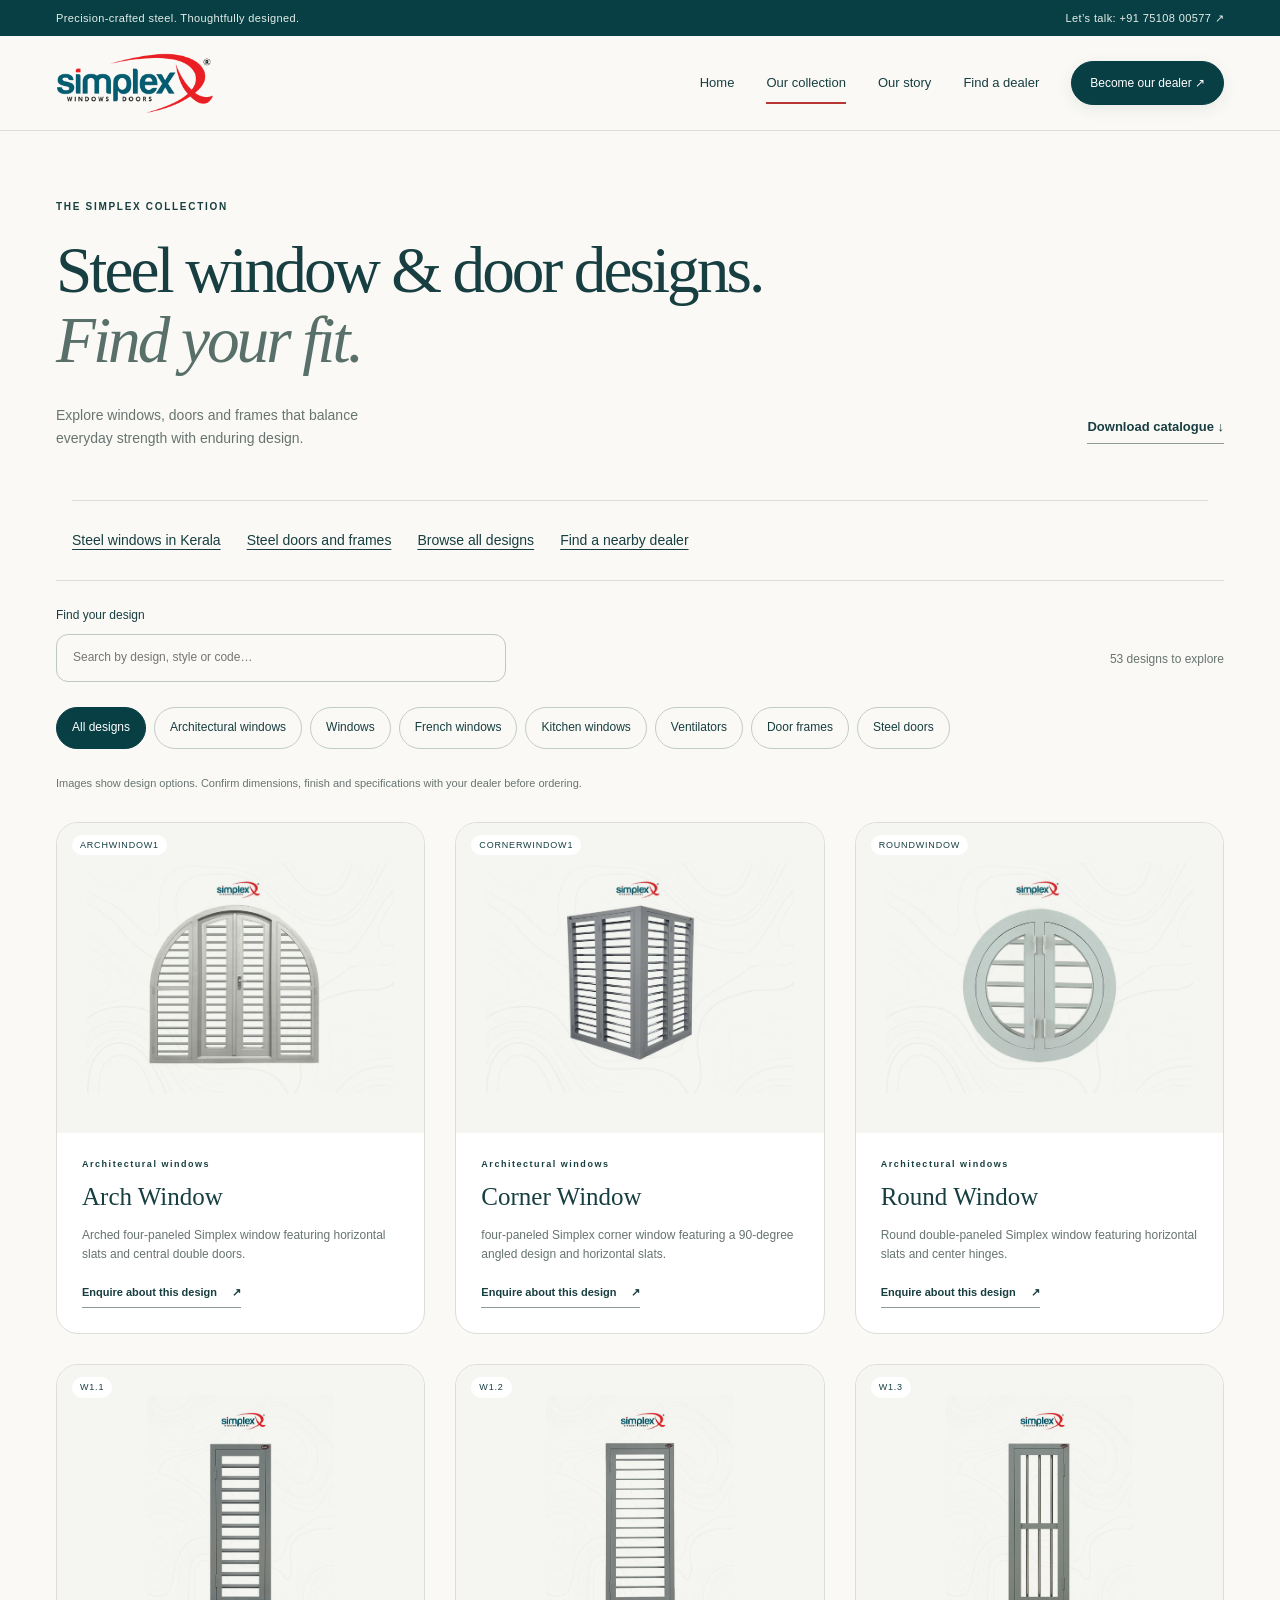
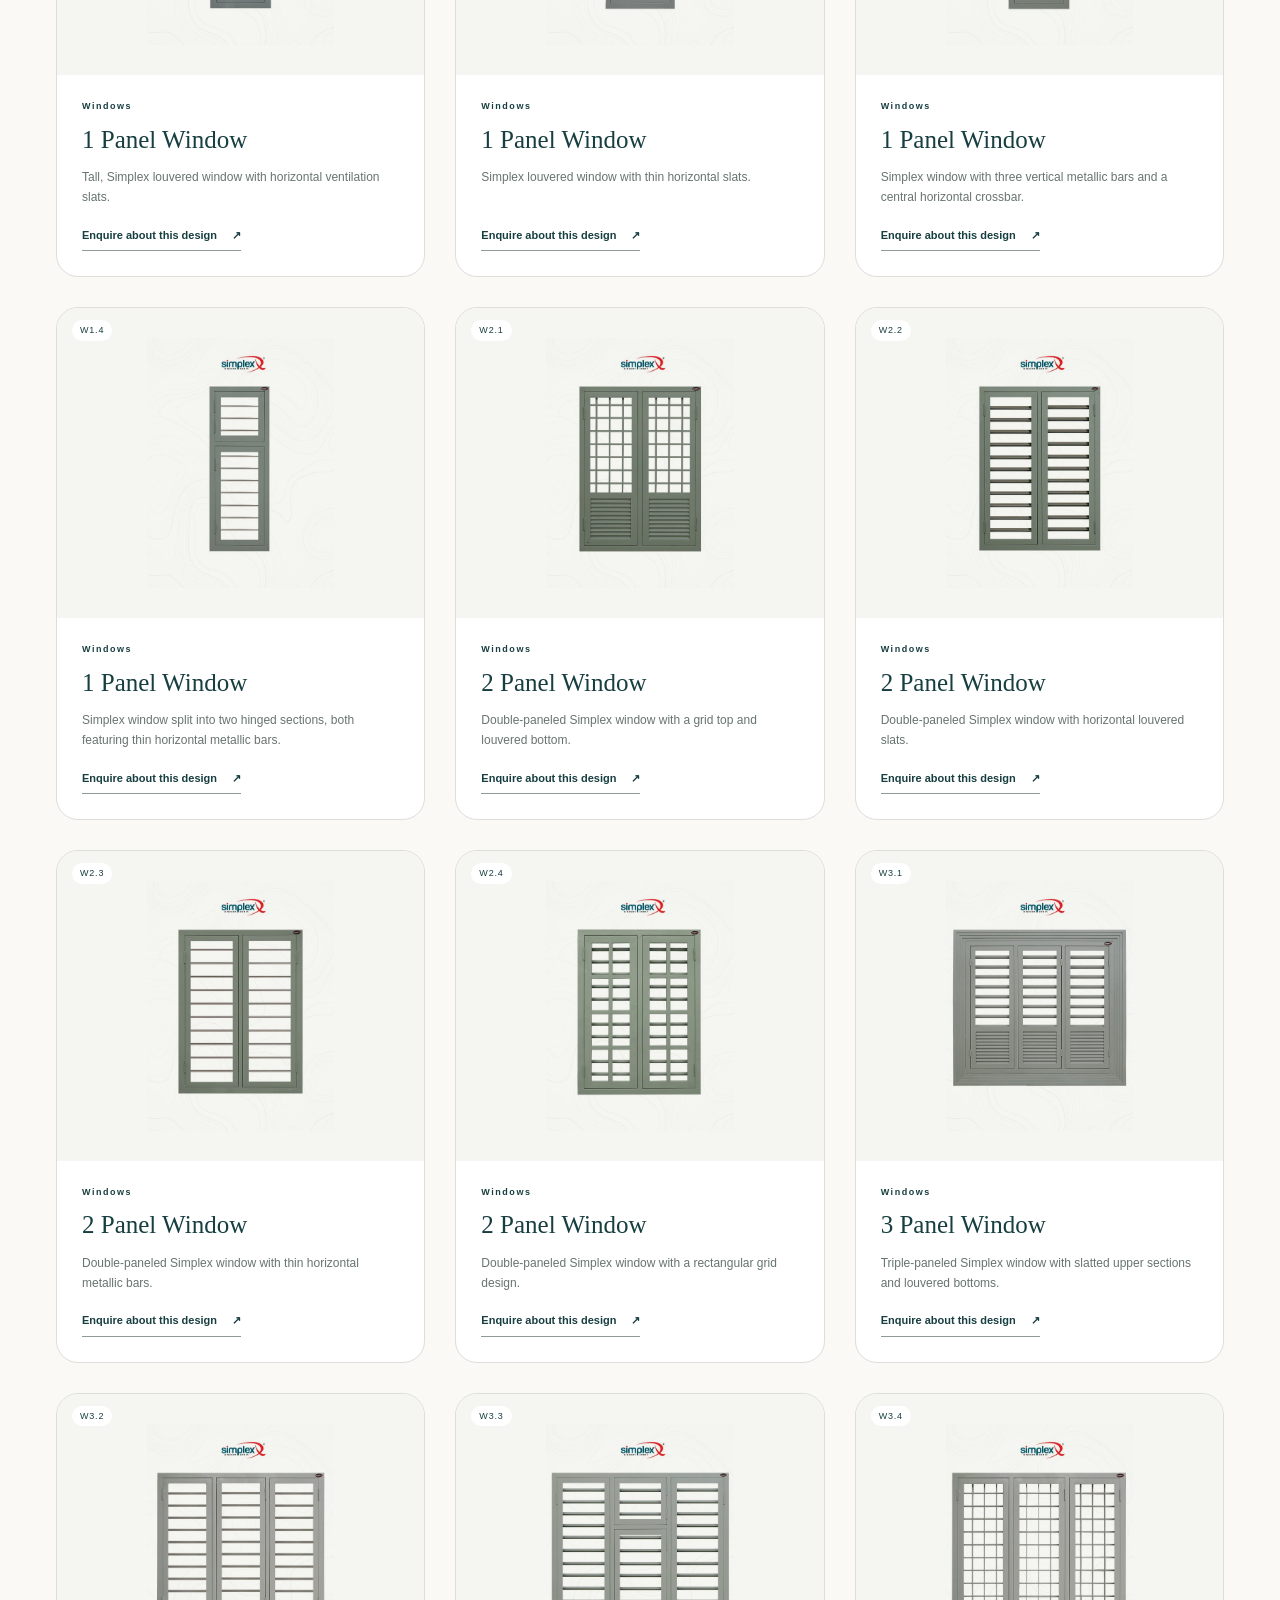
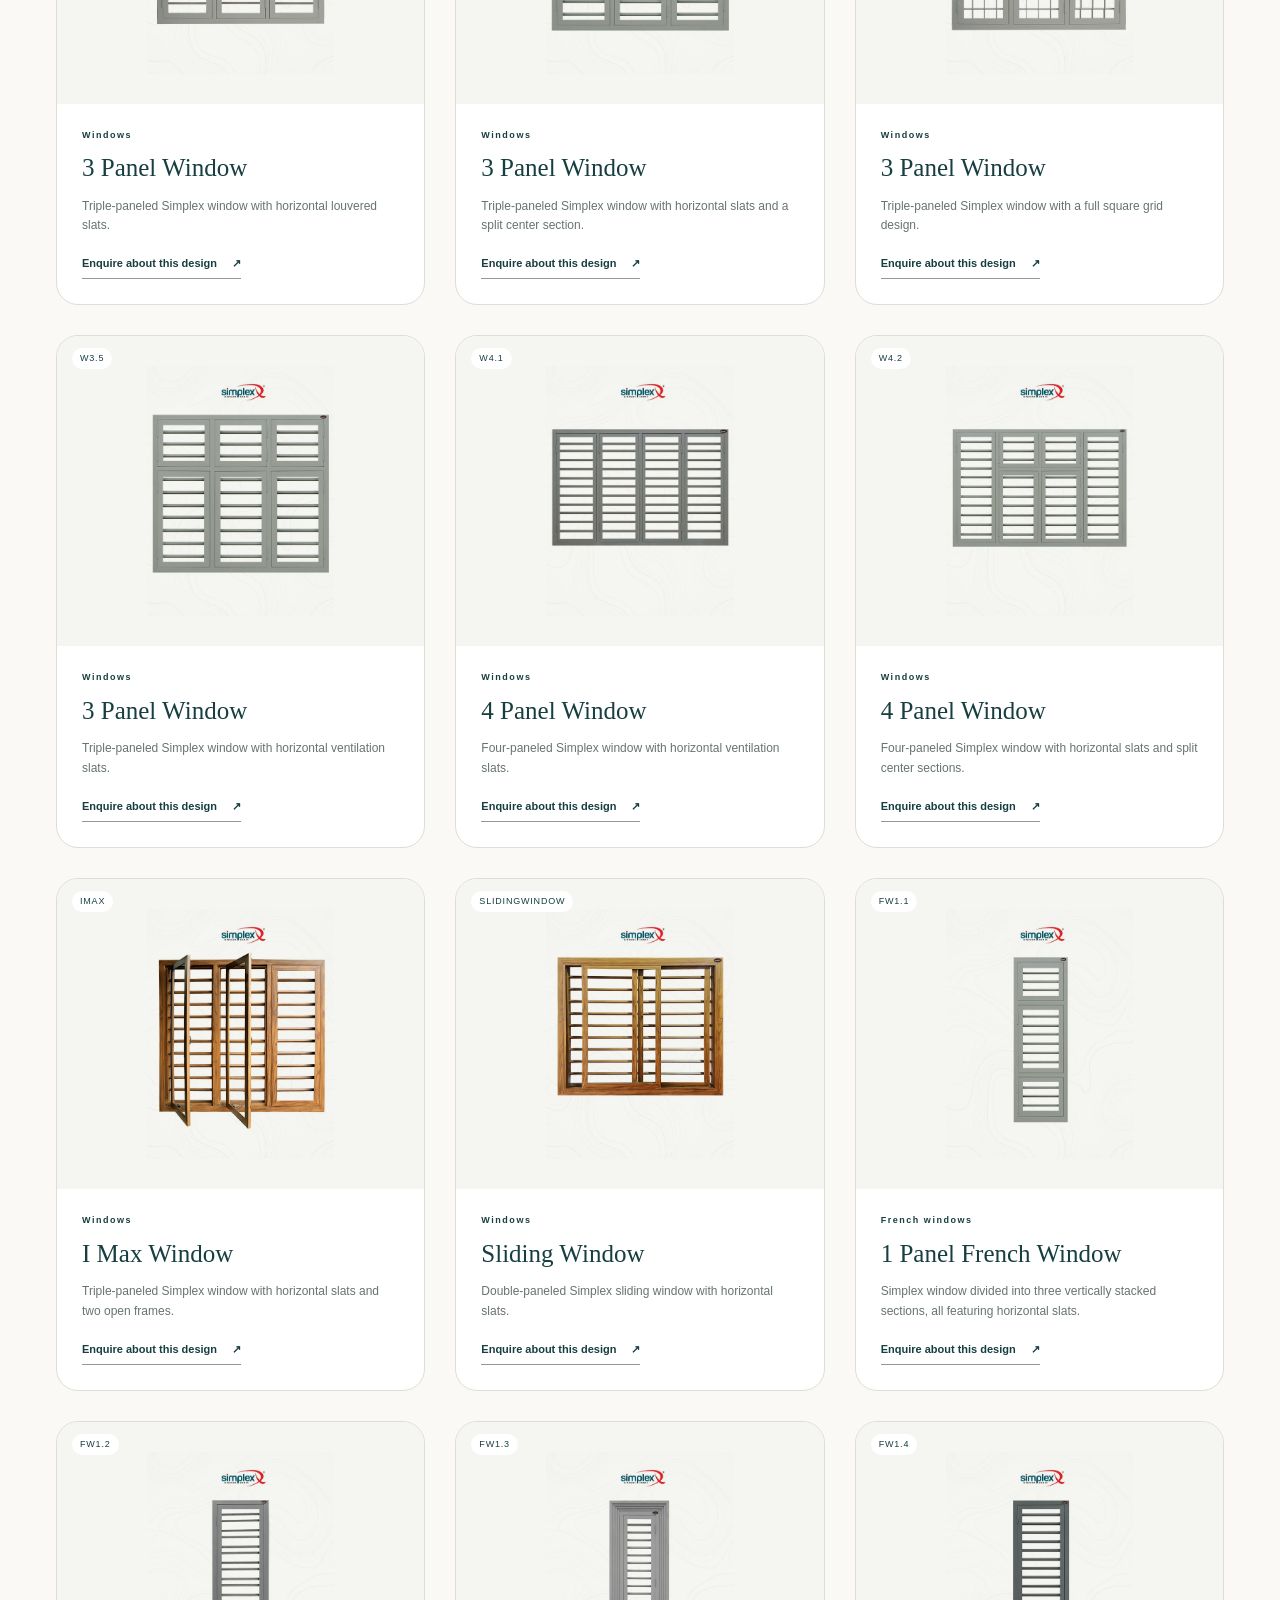
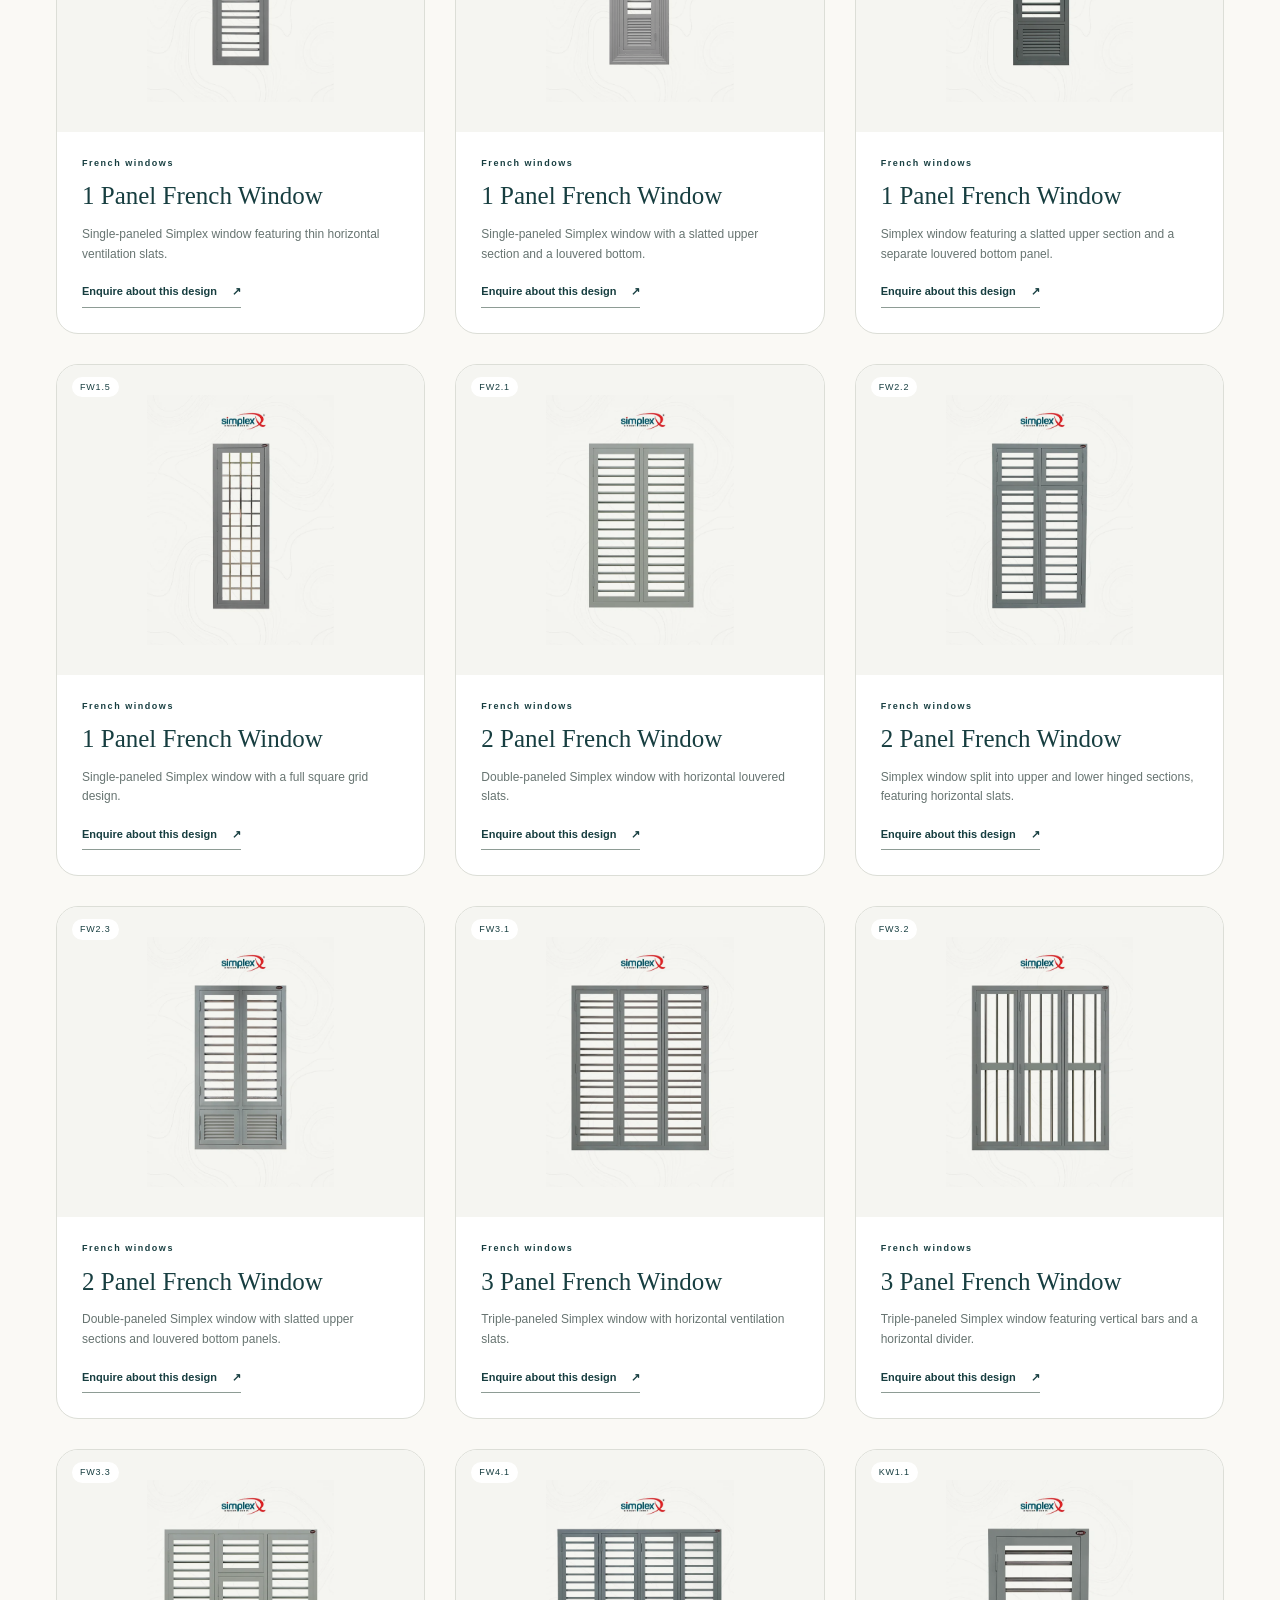
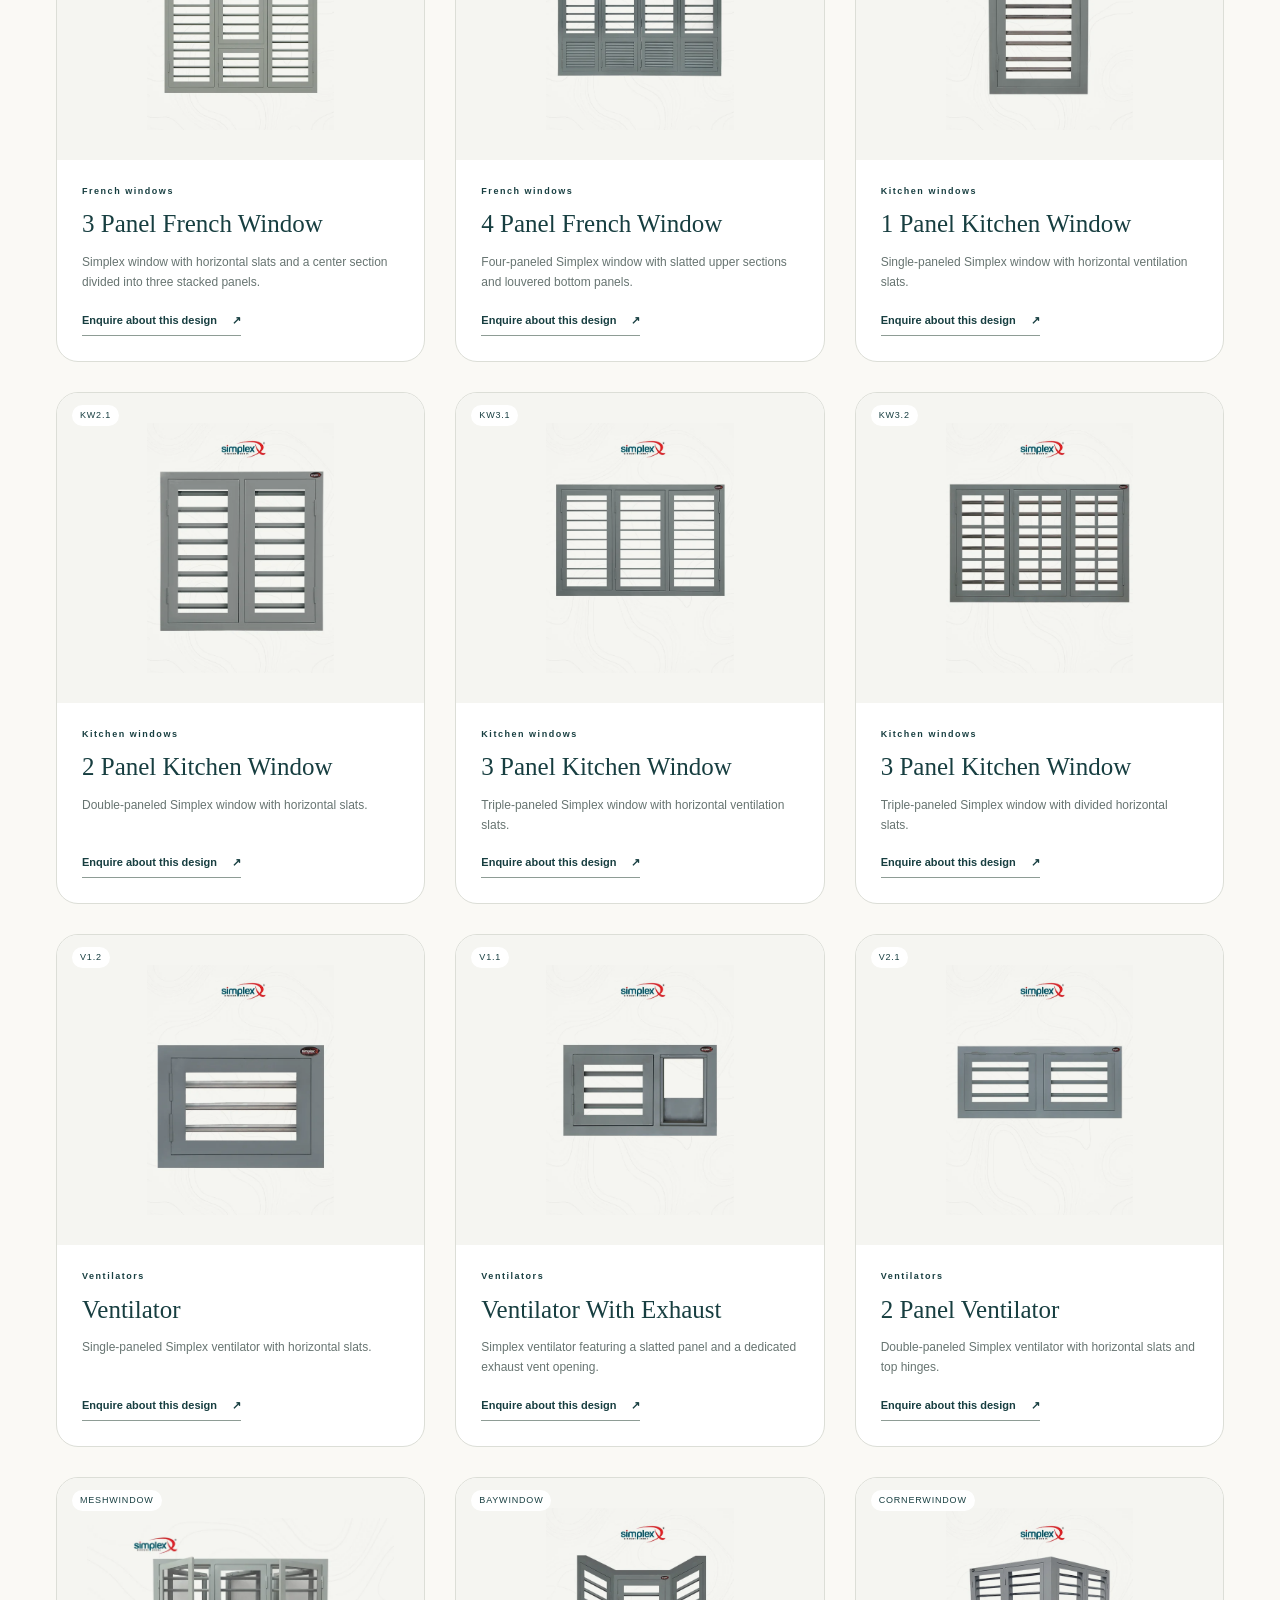
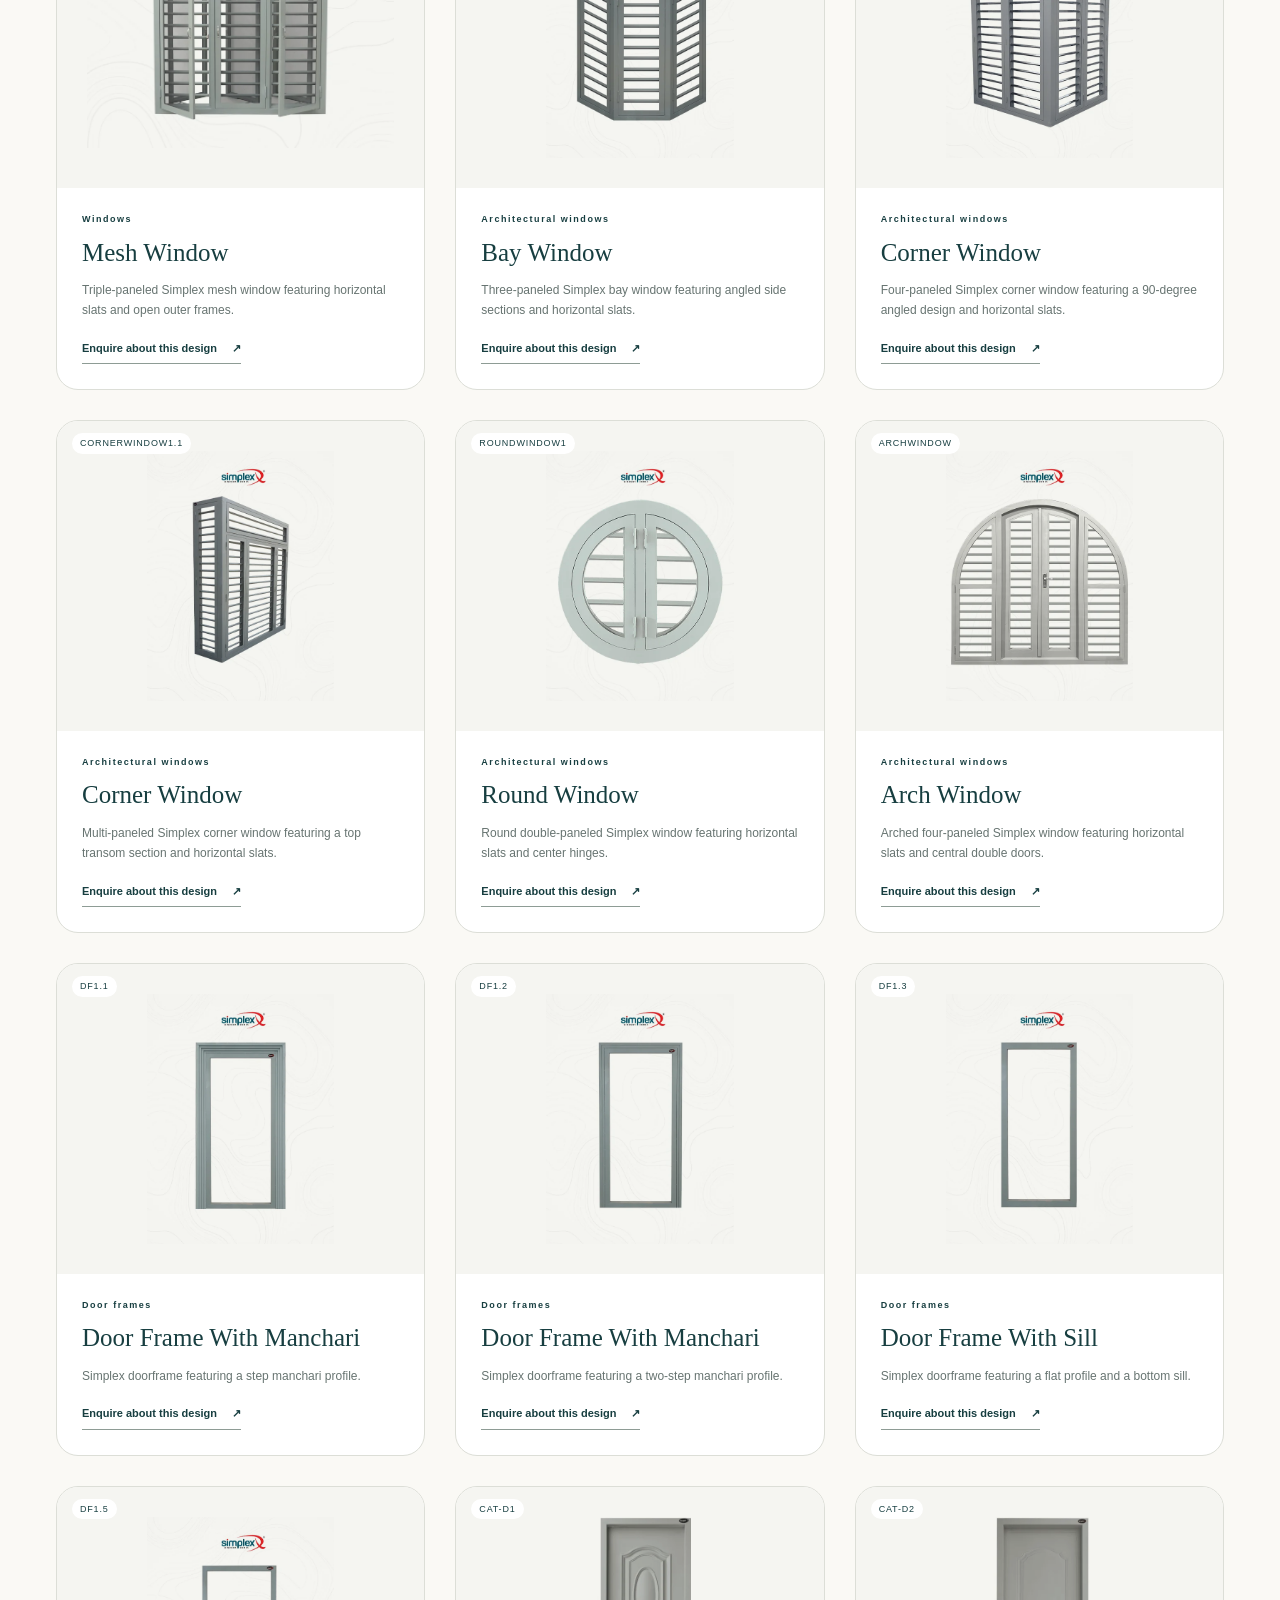
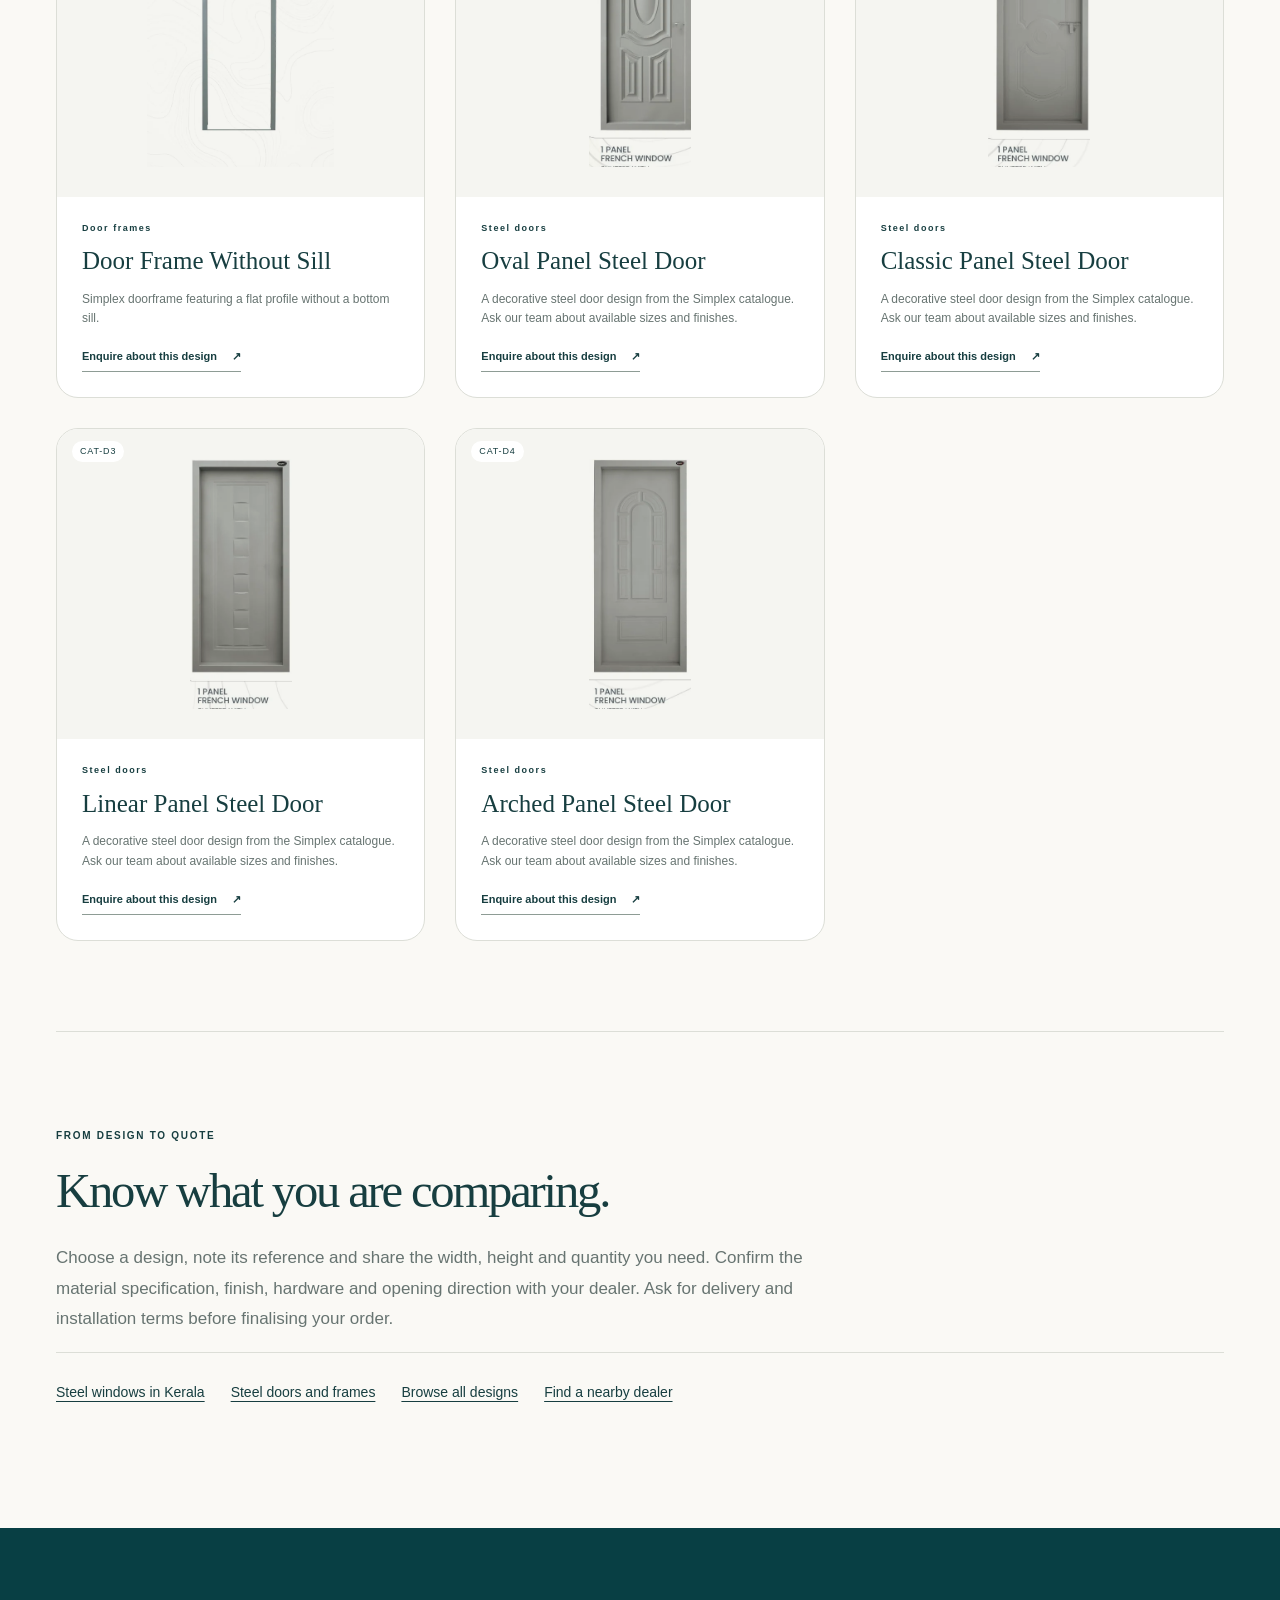
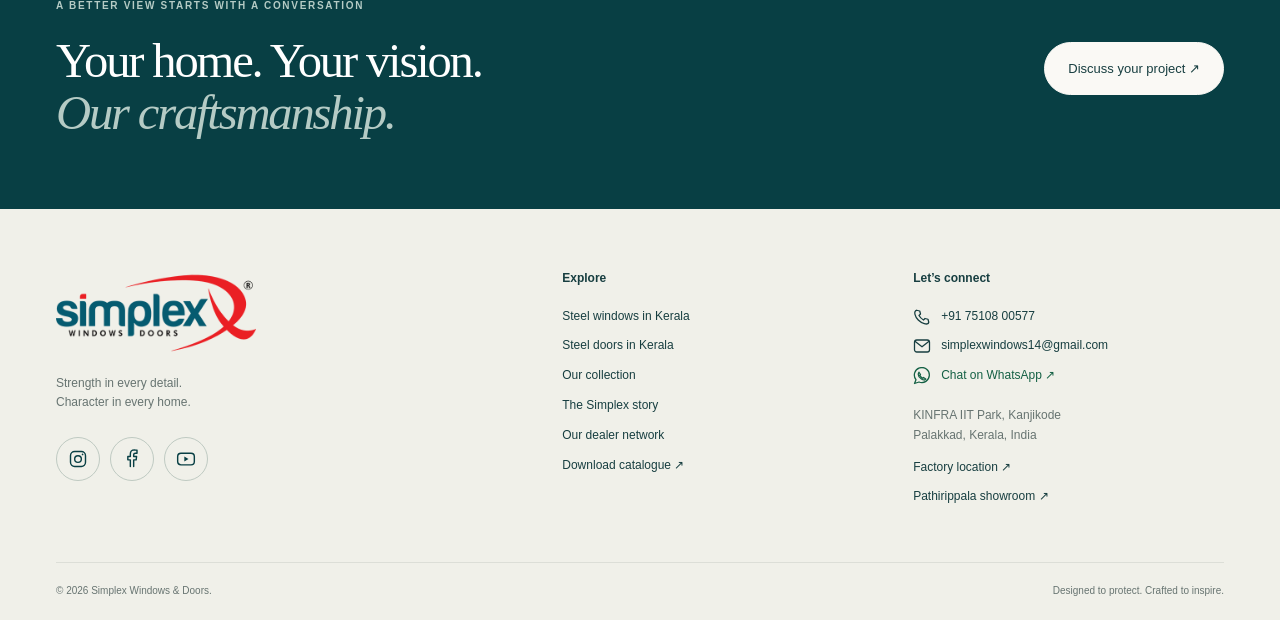
<file: products/index.html>
<!doctype html>
<html lang="en">
  <head>
    <meta charset="utf-8">
    <meta name="viewport" content="width=device-width, initial-scale=1">
    <meta name="theme-color" content="#073e43">
    <title>Steel Window &amp; Door Designs in Kerala | Simplex Catalogue</title>
    <meta name="description" content="Browse 53 Simplex window, steel door and frame designs. Compare French, kitchen and architectural windows, then request sizes, finishes and prices.">
    <link rel="canonical" href="https://www.simplexwindow.com/products/">
    <meta property="og:title" content="Steel Window &amp; Door Designs in Kerala | Simplex Catalogue">
    <meta property="og:description" content="Browse 53 Simplex window, steel door and frame designs. Compare French, kitchen and architectural windows, then request sizes, finishes and prices.">
    <meta property="og:type" content="website">
    <meta property="og:image:width" content="2200">
    <meta property="og:image:height" content="917">
    <meta property="og:image:alt" content="Simplex steel window designs from the Kerala collection">
    <meta property="og:image" content="https://www.simplexwindow.com/assets/collection/campaign.webp">
    <meta name="robots" content="index, follow, max-image-preview:large, max-snippet:-1, max-video-preview:-1">
    <meta property="og:url" content="https://www.simplexwindow.com/products/">
    <meta property="og:site_name" content="Simplex Windows &amp; Doors">
    <meta property="og:locale" content="en_IN">
    <meta name="twitter:card" content="summary_large_image">
    <meta name="twitter:title" content="Steel Window &amp; Door Designs in Kerala | Simplex Catalogue">
    <meta name="twitter:description" content="Browse 53 Simplex window, steel door and frame designs. Compare French, kitchen and architectural windows, then request sizes, finishes and prices.">
    <meta name="twitter:image" content="https://www.simplexwindow.com/assets/collection/campaign.webp">
    <link rel="icon" href="/assets/LOGO.ico">
    <link rel="stylesheet" href="/assets/site.css?v=20261022-seo">
    <link rel="stylesheet" href="/company.css?v=20261019-1">
    <script src="/assets/site.js?v=20261022-clean2" defer>
    </script>
      <link rel="stylesheet" href="/assets/search-content.css?v=20261022-seo">
    <script type="application/ld+json">
{
  "@context": "https://schema.org",
  "@graph": [
    {
      "@type": "LocalBusiness",
      "@id": "https://www.simplexwindow.com/#organization",
      "name": "Simplex Windows & Doors",
      "url": "https://www.simplexwindow.com/",
      "logo": "https://www.simplexwindow.com/assets/collection/logo.webp",
      "image": "https://www.simplexwindow.com/assets/collection/factory-1440.webp",
      "description": "Steel windows and doors manufacturer at KINFRA IIT Park, Kanjikode, Palakkad, Kerala.",
      "telephone": "+917510800577",
      "email": "simplexwindows14@gmail.com",
      "address": {
        "@type": "PostalAddress",
        "streetAddress": "KINFRA IIT Park, Kanjikode",
        "addressLocality": "Palakkad",
        "addressRegion": "Kerala",
        "addressCountry": "IN"
      },
      "areaServed": {
        "@type": "State",
        "name": "Kerala"
      },
      "hasMap": "https://maps.app.goo.gl/gfQ5o5R46YPv93cq8",
      "alternateName": "Simplex Windows and Doors",
      "contactPoint": {
        "@type": "ContactPoint",
        "telephone": "+917510800577",
        "contactType": "sales",
        "areaServed": "IN"
      },
      "sameAs": [
        "https://www.facebook.com/simplexindows",
        "https://www.instagram.com/simplexwindows/",
        "https://www.youtube.com/@simplexwindows"
      ]
    },
    {
      "@type": "WebSite",
      "@id": "https://www.simplexwindow.com/#website",
      "url": "https://www.simplexwindow.com/",
      "name": "Simplex Windows & Doors",
      "alternateName": "Simplex Windows and Doors",
      "publisher": {
        "@id": "https://www.simplexwindow.com/#organization"
      },
      "inLanguage": "en-IN"
    },
    {
      "@type": "CollectionPage",
      "@id": "https://www.simplexwindow.com/products/#webpage",
      "url": "https://www.simplexwindow.com/products/",
      "name": "Steel Window & Door Designs in Kerala | Simplex Catalogue",
      "description": "Browse 53 Simplex window, steel door and frame designs. Compare French, kitchen and architectural windows, then request sizes, finishes and prices.",
      "isPartOf": {
        "@id": "https://www.simplexwindow.com/#website"
      },
      "about": {
        "@id": "https://www.simplexwindow.com/#organization"
      },
      "inLanguage": "en-IN"
    },
    {
      "@type": "BreadcrumbList",
      "@id": "https://www.simplexwindow.com/products/#breadcrumbs",
      "itemListElement": [
        {
          "@type": "ListItem",
          "position": 1,
          "name": "Home",
          "item": "https://www.simplexwindow.com/"
        },
        {
          "@type": "ListItem",
          "position": 2,
          "name": "Window and door designs",
          "item": "https://www.simplexwindow.com/products/"
        }
      ]
    },
    {
      "@type": "ItemList",
      "@id": "https://www.simplexwindow.com/products/#designs",
      "name": "Simplex window, door and frame designs",
      "numberOfItems": 53,
      "itemListElement": [
        {
          "@type": "ListItem",
          "position": 1,
          "name": "Arch Window",
          "url": "https://www.simplexwindow.com/products/#design-archwindow1"
        },
        {
          "@type": "ListItem",
          "position": 2,
          "name": "Corner Window",
          "url": "https://www.simplexwindow.com/products/#design-cornerwindow1"
        },
        {
          "@type": "ListItem",
          "position": 3,
          "name": "Round Window",
          "url": "https://www.simplexwindow.com/products/#design-roundwindow"
        },
        {
          "@type": "ListItem",
          "position": 4,
          "name": "1 Panel Window",
          "url": "https://www.simplexwindow.com/products/#design-w1-1"
        },
        {
          "@type": "ListItem",
          "position": 5,
          "name": "1 Panel Window",
          "url": "https://www.simplexwindow.com/products/#design-w1-2"
        },
        {
          "@type": "ListItem",
          "position": 6,
          "name": "1 Panel Window",
          "url": "https://www.simplexwindow.com/products/#design-w1-3"
        },
        {
          "@type": "ListItem",
          "position": 7,
          "name": "1 Panel Window",
          "url": "https://www.simplexwindow.com/products/#design-w1-4"
        },
        {
          "@type": "ListItem",
          "position": 8,
          "name": "2 Panel Window",
          "url": "https://www.simplexwindow.com/products/#design-w2-1"
        },
        {
          "@type": "ListItem",
          "position": 9,
          "name": "2 Panel Window",
          "url": "https://www.simplexwindow.com/products/#design-w2-2"
        },
        {
          "@type": "ListItem",
          "position": 10,
          "name": "2 Panel Window",
          "url": "https://www.simplexwindow.com/products/#design-w2-3"
        },
        {
          "@type": "ListItem",
          "position": 11,
          "name": "2 Panel Window",
          "url": "https://www.simplexwindow.com/products/#design-w2-4"
        },
        {
          "@type": "ListItem",
          "position": 12,
          "name": "3 Panel Window",
          "url": "https://www.simplexwindow.com/products/#design-w3-1"
        },
        {
          "@type": "ListItem",
          "position": 13,
          "name": "3 Panel Window",
          "url": "https://www.simplexwindow.com/products/#design-w3-2"
        },
        {
          "@type": "ListItem",
          "position": 14,
          "name": "3 Panel Window",
          "url": "https://www.simplexwindow.com/products/#design-w3-3"
        },
        {
          "@type": "ListItem",
          "position": 15,
          "name": "3 Panel Window",
          "url": "https://www.simplexwindow.com/products/#design-w3-4"
        },
        {
          "@type": "ListItem",
          "position": 16,
          "name": "3 Panel Window",
          "url": "https://www.simplexwindow.com/products/#design-w3-5"
        },
        {
          "@type": "ListItem",
          "position": 17,
          "name": "4 Panel Window",
          "url": "https://www.simplexwindow.com/products/#design-w4-1"
        },
        {
          "@type": "ListItem",
          "position": 18,
          "name": "4 Panel Window",
          "url": "https://www.simplexwindow.com/products/#design-w4-2"
        },
        {
          "@type": "ListItem",
          "position": 19,
          "name": "I Max Window",
          "url": "https://www.simplexwindow.com/products/#design-imax"
        },
        {
          "@type": "ListItem",
          "position": 20,
          "name": "Sliding Window",
          "url": "https://www.simplexwindow.com/products/#design-slidingwindow"
        },
        {
          "@type": "ListItem",
          "position": 21,
          "name": "1 Panel French Window",
          "url": "https://www.simplexwindow.com/products/#design-fw1-1"
        },
        {
          "@type": "ListItem",
          "position": 22,
          "name": "1 Panel French Window",
          "url": "https://www.simplexwindow.com/products/#design-fw1-2"
        },
        {
          "@type": "ListItem",
          "position": 23,
          "name": "1 Panel French Window",
          "url": "https://www.simplexwindow.com/products/#design-fw1-3"
        },
        {
          "@type": "ListItem",
          "position": 24,
          "name": "1 Panel French Window",
          "url": "https://www.simplexwindow.com/products/#design-fw1-4"
        },
        {
          "@type": "ListItem",
          "position": 25,
          "name": "1 Panel French Window",
          "url": "https://www.simplexwindow.com/products/#design-fw1-5"
        },
        {
          "@type": "ListItem",
          "position": 26,
          "name": "2 Panel French Window",
          "url": "https://www.simplexwindow.com/products/#design-fw2-1"
        },
        {
          "@type": "ListItem",
          "position": 27,
          "name": "2 Panel French Window",
          "url": "https://www.simplexwindow.com/products/#design-fw2-2"
        },
        {
          "@type": "ListItem",
          "position": 28,
          "name": "2 Panel French Window",
          "url": "https://www.simplexwindow.com/products/#design-fw2-3"
        },
        {
          "@type": "ListItem",
          "position": 29,
          "name": "3 Panel French Window",
          "url": "https://www.simplexwindow.com/products/#design-fw3-1"
        },
        {
          "@type": "ListItem",
          "position": 30,
          "name": "3 Panel French Window",
          "url": "https://www.simplexwindow.com/products/#design-fw3-2"
        },
        {
          "@type": "ListItem",
          "position": 31,
          "name": "3 Panel French Window",
          "url": "https://www.simplexwindow.com/products/#design-fw3-3"
        },
        {
          "@type": "ListItem",
          "position": 32,
          "name": "4 Panel French Window",
          "url": "https://www.simplexwindow.com/products/#design-fw4-1"
        },
        {
          "@type": "ListItem",
          "position": 33,
          "name": "1 Panel Kitchen Window",
          "url": "https://www.simplexwindow.com/products/#design-kw1-1"
        },
        {
          "@type": "ListItem",
          "position": 34,
          "name": "2 Panel Kitchen Window",
          "url": "https://www.simplexwindow.com/products/#design-kw2-1"
        },
        {
          "@type": "ListItem",
          "position": 35,
          "name": "3 Panel Kitchen Window",
          "url": "https://www.simplexwindow.com/products/#design-kw3-1"
        },
        {
          "@type": "ListItem",
          "position": 36,
          "name": "3 Panel Kitchen Window",
          "url": "https://www.simplexwindow.com/products/#design-kw3-2"
        },
        {
          "@type": "ListItem",
          "position": 37,
          "name": "Ventilator",
          "url": "https://www.simplexwindow.com/products/#design-v1-2"
        },
        {
          "@type": "ListItem",
          "position": 38,
          "name": "Ventilator With Exhaust",
          "url": "https://www.simplexwindow.com/products/#design-v1-1"
        },
        {
          "@type": "ListItem",
          "position": 39,
          "name": "2 Panel Ventilator",
          "url": "https://www.simplexwindow.com/products/#design-v2-1"
        },
        {
          "@type": "ListItem",
          "position": 40,
          "name": "Mesh Window",
          "url": "https://www.simplexwindow.com/products/#design-meshwindow"
        },
        {
          "@type": "ListItem",
          "position": 41,
          "name": "Bay Window",
          "url": "https://www.simplexwindow.com/products/#design-baywindow"
        },
        {
          "@type": "ListItem",
          "position": 42,
          "name": "Corner Window",
          "url": "https://www.simplexwindow.com/products/#design-cornerwindow"
        },
        {
          "@type": "ListItem",
          "position": 43,
          "name": "Corner Window",
          "url": "https://www.simplexwindow.com/products/#design-cornerwindow1-1"
        },
        {
          "@type": "ListItem",
          "position": 44,
          "name": "Round Window",
          "url": "https://www.simplexwindow.com/products/#design-roundwindow1"
        },
        {
          "@type": "ListItem",
          "position": 45,
          "name": "Arch Window",
          "url": "https://www.simplexwindow.com/products/#design-archwindow"
        },
        {
          "@type": "ListItem",
          "position": 46,
          "name": "Door Frame With Manchari",
          "url": "https://www.simplexwindow.com/products/#design-df1-1"
        },
        {
          "@type": "ListItem",
          "position": 47,
          "name": "Door Frame With Manchari",
          "url": "https://www.simplexwindow.com/products/#design-df1-2"
        },
        {
          "@type": "ListItem",
          "position": 48,
          "name": "Door Frame With Sill",
          "url": "https://www.simplexwindow.com/products/#design-df1-3"
        },
        {
          "@type": "ListItem",
          "position": 49,
          "name": "Door Frame Without Sill",
          "url": "https://www.simplexwindow.com/products/#design-df1-5"
        },
        {
          "@type": "ListItem",
          "position": 50,
          "name": "Oval Panel Steel Door",
          "url": "https://www.simplexwindow.com/products/#design-cat-d1"
        },
        {
          "@type": "ListItem",
          "position": 51,
          "name": "Classic Panel Steel Door",
          "url": "https://www.simplexwindow.com/products/#design-cat-d2"
        },
        {
          "@type": "ListItem",
          "position": 52,
          "name": "Linear Panel Steel Door",
          "url": "https://www.simplexwindow.com/products/#design-cat-d3"
        },
        {
          "@type": "ListItem",
          "position": 53,
          "name": "Arched Panel Steel Door",
          "url": "https://www.simplexwindow.com/products/#design-cat-d4"
        }
      ]
    }
  ]
}
    </script>
  <link rel="stylesheet" href="/assets/community.css?v=20261027-2">
<script src="/assets/community.js?v=20261027-2" defer></script>
</head>
  <body>
    <a class="skip" href="#main">Skip to content</a>
    <div class="topbar">
      <div class="container">
        <span>Precision-crafted steel. Thoughtfully designed.</span>
        <a href="tel:+917510800577">Let’s talk: +91 75108 00577 ↗</a>
      </div>
    </div>
    <header class="site-header">
      <div class="container nav-wrap">
        <a class="brand" href="/" aria-label="Simplex home">
          <img src="/assets/collection/logo.webp" width="180" height="74" alt="Simplex Windows and Doors">
        </a>
        <button class="menu-toggle" aria-expanded="false" aria-controls="navigation">Menu <span aria-hidden="true">☰</span>
        </button>
        <nav id="navigation" aria-label="Main navigation">
          <a href="/">Home</a>
          <a href="/products/" aria-current="page">Our collection</a>
          <a href="/#about">Our story</a>
          <a href="/franchises/">Find a dealer</a>
          <button class="button small dealer-nav" data-enquire="Dealership / franchise enquiry" data-dealer="true" aria-haspopup="dialog">Become our dealer ↗</button>
        </nav>
      </div>
    </header>
    <main id="main">
      <section class="page-intro container">
        <p class="eyebrow">THE SIMPLEX COLLECTION</p>
        <h1>Steel window &amp; door designs.<br><em>Find your fit.</em></h1>
        <div class="intro-bottom">
          <p>Explore windows, doors and frames that balance<br>everyday strength with enduring design.</p>
          <a class="text-link" href="/assets/simplex-catalogue.pdf" download>Download catalogue ↓</a>
        </div>
      </section>
      <nav class="search-links" aria-label="Product and buying guides"><a href="/steel-windows-kerala/">Steel windows in Kerala</a><a href="/steel-doors-kerala/">Steel doors and frames</a><a href="/products/">Browse all designs</a><a href="/franchises/">Find a nearby dealer</a></nav><section class="container product-section">
        <div class="collection-tools">
          <label class="search-label" for="product-search">Find your design<input id="product-search" type="search" placeholder="Search by design, style or code…">
          </label>
          <p id="product-count" role="status">
          </p>
        </div>
        <div class="filters" role="group" aria-label="Filter product collection">
          <button data-filter="All designs" aria-pressed="true">All designs</button>
          <button data-filter="Architectural windows" aria-pressed="false">Architectural windows</button>
          <button data-filter="Windows" aria-pressed="false">Windows</button>
          <button data-filter="French windows" aria-pressed="false">French windows</button>
          <button data-filter="Kitchen windows" aria-pressed="false">Kitchen windows</button>
          <button data-filter="Ventilators" aria-pressed="false">Ventilators</button>
          <button data-filter="Door frames" aria-pressed="false">Door frames</button>
          <button data-filter="Steel doors" aria-pressed="false">Steel doors</button>
        </div>
        <p class="range-note">Images show design options. Confirm dimensions, finish and specifications with your dealer before ordering.</p>
        <div class="product-grid">
          <article class="product-card" id="design-archwindow1" data-category="Architectural windows" data-search="arch window arched four-paneled simplex window featuring horizontal slats and central double doors. archwindow1">
            <div class="product-image">
              <img src="/assets/collection/archwindow1.webp" alt="Simplex Arch Window design" loading="lazy" width="600" height="600">
              <span>ARCHWINDOW1</span>
            </div>
            <div class="product-info">
              <p class="eyebrow">Architectural windows</p>
              <h3>Arch Window</h3>
              <p>Arched four-paneled Simplex window featuring horizontal slats and central double doors.</p>
              <button class="text-link" data-enquire="Arch Window · ARCHWINDOW1">Enquire about this design <span aria-hidden="true">↗</span>
              </button>
            </div>
          </article>
          <article class="product-card" id="design-cornerwindow1" data-category="Architectural windows" data-search="corner window four-paneled simplex corner window featuring a 90-degree angled design and horizontal slats. cornerwindow1">
            <div class="product-image">
              <img src="/assets/collection/cornerwindow1.webp" alt="Simplex Corner Window design" loading="lazy" width="600" height="600">
              <span>CORNERWINDOW1</span>
            </div>
            <div class="product-info">
              <p class="eyebrow">Architectural windows</p>
              <h3>Corner Window</h3>
              <p>four-paneled Simplex corner window featuring a 90-degree angled design and horizontal slats.</p>
              <button class="text-link" data-enquire="Corner Window · CORNERWINDOW1">Enquire about this design <span aria-hidden="true">↗</span>
              </button>
            </div>
          </article>
          <article class="product-card" id="design-roundwindow" data-category="Architectural windows" data-search="round window round double-paneled simplex window featuring horizontal slats and center hinges. roundwindow">
            <div class="product-image">
              <img src="/assets/collection/roundwindow.webp" alt="Simplex Round Window design" loading="lazy" width="600" height="600">
              <span>ROUNDWINDOW</span>
            </div>
            <div class="product-info">
              <p class="eyebrow">Architectural windows</p>
              <h3>Round Window</h3>
              <p>Round double-paneled Simplex window featuring horizontal slats and center hinges.</p>
              <button class="text-link" data-enquire="Round Window · ROUNDWINDOW">Enquire about this design <span aria-hidden="true">↗</span>
              </button>
            </div>
          </article>
          <article class="product-card" id="design-w1-1" data-category="Windows" data-search="1 panel window tall, simplex louvered window with horizontal ventilation slats. w1.1">
            <div class="product-image">
              <img src="/assets/collection/w1.1.webp" alt="Simplex 1 Panel Window design" loading="lazy" width="600" height="600">
              <span>W1.1</span>
            </div>
            <div class="product-info">
              <p class="eyebrow">Windows</p>
              <h3>1 Panel Window</h3>
              <p>Tall, Simplex louvered window with horizontal ventilation slats.</p>
              <button class="text-link" data-enquire="1 Panel Window · W1.1">Enquire about this design <span aria-hidden="true">↗</span>
              </button>
            </div>
          </article>
          <article class="product-card" id="design-w1-2" data-category="Windows" data-search="1 panel window simplex louvered window with thin horizontal slats. w1.2">
            <div class="product-image">
              <img src="/assets/collection/w1.2.webp" alt="Simplex 1 Panel Window design" loading="lazy" width="600" height="600">
              <span>W1.2</span>
            </div>
            <div class="product-info">
              <p class="eyebrow">Windows</p>
              <h3>1 Panel Window</h3>
              <p>Simplex louvered window with thin horizontal slats.</p>
              <button class="text-link" data-enquire="1 Panel Window · W1.2">Enquire about this design <span aria-hidden="true">↗</span>
              </button>
            </div>
          </article>
          <article class="product-card" id="design-w1-3" data-category="Windows" data-search="1 panel window simplex window with three vertical metallic bars and a central horizontal crossbar. w1.3">
            <div class="product-image">
              <img src="/assets/collection/w1.3.webp" alt="Simplex 1 Panel Window design" loading="lazy" width="600" height="600">
              <span>W1.3</span>
            </div>
            <div class="product-info">
              <p class="eyebrow">Windows</p>
              <h3>1 Panel Window</h3>
              <p>Simplex window with three vertical metallic bars and a central horizontal crossbar.</p>
              <button class="text-link" data-enquire="1 Panel Window · W1.3">Enquire about this design <span aria-hidden="true">↗</span>
              </button>
            </div>
          </article>
          <article class="product-card" id="design-w1-4" data-category="Windows" data-search="1 panel window simplex window split into two hinged sections, both featuring thin horizontal metallic bars. w1.4">
            <div class="product-image">
              <img src="/assets/collection/w1.4.webp" alt="Simplex 1 Panel Window design" loading="lazy" width="600" height="600">
              <span>W1.4</span>
            </div>
            <div class="product-info">
              <p class="eyebrow">Windows</p>
              <h3>1 Panel Window</h3>
              <p>Simplex window split into two hinged sections, both featuring thin horizontal metallic bars.</p>
              <button class="text-link" data-enquire="1 Panel Window · W1.4">Enquire about this design <span aria-hidden="true">↗</span>
              </button>
            </div>
          </article>
          <article class="product-card" id="design-w2-1" data-category="Windows" data-search="2 panel window double-paneled simplex window with a grid top and louvered bottom. w2.1">
            <div class="product-image">
              <img src="/assets/collection/w2.1.webp" alt="Simplex 2 Panel Window design" loading="lazy" width="600" height="600">
              <span>W2.1</span>
            </div>
            <div class="product-info">
              <p class="eyebrow">Windows</p>
              <h3>2 Panel Window</h3>
              <p>Double-paneled Simplex window with a grid top and louvered bottom.</p>
              <button class="text-link" data-enquire="2 Panel Window · W2.1">Enquire about this design <span aria-hidden="true">↗</span>
              </button>
            </div>
          </article>
          <article class="product-card" id="design-w2-2" data-category="Windows" data-search="2 panel window double-paneled simplex window with horizontal louvered slats. w2.2">
            <div class="product-image">
              <img src="/assets/collection/w2.2.webp" alt="Simplex 2 Panel Window design" loading="lazy" width="600" height="600">
              <span>W2.2</span>
            </div>
            <div class="product-info">
              <p class="eyebrow">Windows</p>
              <h3>2 Panel Window</h3>
              <p>Double-paneled Simplex window with horizontal louvered slats.</p>
              <button class="text-link" data-enquire="2 Panel Window · W2.2">Enquire about this design <span aria-hidden="true">↗</span>
              </button>
            </div>
          </article>
          <article class="product-card" id="design-w2-3" data-category="Windows" data-search="2 panel window double-paneled simplex window with thin horizontal metallic bars. w2.3">
            <div class="product-image">
              <img src="/assets/collection/w2.3.webp" alt="Simplex 2 Panel Window design" loading="lazy" width="600" height="600">
              <span>W2.3</span>
            </div>
            <div class="product-info">
              <p class="eyebrow">Windows</p>
              <h3>2 Panel Window</h3>
              <p>Double-paneled Simplex window with thin horizontal metallic bars.</p>
              <button class="text-link" data-enquire="2 Panel Window · W2.3">Enquire about this design <span aria-hidden="true">↗</span>
              </button>
            </div>
          </article>
          <article class="product-card" id="design-w2-4" data-category="Windows" data-search="2 panel window double-paneled simplex window with a rectangular grid design. w2.4">
            <div class="product-image">
              <img src="/assets/collection/w2.4.webp" alt="Simplex 2 Panel Window design" loading="lazy" width="600" height="600">
              <span>W2.4</span>
            </div>
            <div class="product-info">
              <p class="eyebrow">Windows</p>
              <h3>2 Panel Window</h3>
              <p>Double-paneled Simplex window with a rectangular grid design.</p>
              <button class="text-link" data-enquire="2 Panel Window · W2.4">Enquire about this design <span aria-hidden="true">↗</span>
              </button>
            </div>
          </article>
          <article class="product-card" id="design-w3-1" data-category="Windows" data-search="3 panel window triple-paneled simplex window with slatted upper sections and louvered bottoms. w3.1">
            <div class="product-image">
              <img src="/assets/collection/w3.1.webp" alt="Simplex 3 Panel Window design" loading="lazy" width="600" height="600">
              <span>W3.1</span>
            </div>
            <div class="product-info">
              <p class="eyebrow">Windows</p>
              <h3>3 Panel Window</h3>
              <p>Triple-paneled Simplex window with slatted upper sections and louvered bottoms.</p>
              <button class="text-link" data-enquire="3 Panel Window · W3.1">Enquire about this design <span aria-hidden="true">↗</span>
              </button>
            </div>
          </article>
          <article class="product-card" id="design-w3-2" data-category="Windows" data-search="3 panel window triple-paneled simplex window with horizontal louvered slats. w3.2">
            <div class="product-image">
              <img src="/assets/collection/w3.2.webp" alt="Simplex 3 Panel Window design" loading="lazy" width="600" height="600">
              <span>W3.2</span>
            </div>
            <div class="product-info">
              <p class="eyebrow">Windows</p>
              <h3>3 Panel Window</h3>
              <p>Triple-paneled Simplex window with horizontal louvered slats.</p>
              <button class="text-link" data-enquire="3 Panel Window · W3.2">Enquire about this design <span aria-hidden="true">↗</span>
              </button>
            </div>
          </article>
          <article class="product-card" id="design-w3-3" data-category="Windows" data-search="3 panel window triple-paneled simplex window with horizontal slats and a split center section. w3.3">
            <div class="product-image">
              <img src="/assets/collection/w3.3.webp" alt="Simplex 3 Panel Window design" loading="lazy" width="600" height="600">
              <span>W3.3</span>
            </div>
            <div class="product-info">
              <p class="eyebrow">Windows</p>
              <h3>3 Panel Window</h3>
              <p>Triple-paneled Simplex window with horizontal slats and a split center section.</p>
              <button class="text-link" data-enquire="3 Panel Window · W3.3">Enquire about this design <span aria-hidden="true">↗</span>
              </button>
            </div>
          </article>
          <article class="product-card" id="design-w3-4" data-category="Windows" data-search="3 panel window triple-paneled simplex window with a full square grid design. w3.4">
            <div class="product-image">
              <img src="/assets/collection/w3.4.webp" alt="Simplex 3 Panel Window design" loading="lazy" width="600" height="600">
              <span>W3.4</span>
            </div>
            <div class="product-info">
              <p class="eyebrow">Windows</p>
              <h3>3 Panel Window</h3>
              <p>Triple-paneled Simplex window with a full square grid design.</p>
              <button class="text-link" data-enquire="3 Panel Window · W3.4">Enquire about this design <span aria-hidden="true">↗</span>
              </button>
            </div>
          </article>
          <article class="product-card" id="design-w3-5" data-category="Windows" data-search="3 panel window triple-paneled simplex window with horizontal ventilation slats. w3.5">
            <div class="product-image">
              <img src="/assets/collection/w3.5.webp" alt="Simplex 3 Panel Window design" loading="lazy" width="600" height="600">
              <span>W3.5</span>
            </div>
            <div class="product-info">
              <p class="eyebrow">Windows</p>
              <h3>3 Panel Window</h3>
              <p>Triple-paneled Simplex window with horizontal ventilation slats.</p>
              <button class="text-link" data-enquire="3 Panel Window · W3.5">Enquire about this design <span aria-hidden="true">↗</span>
              </button>
            </div>
          </article>
          <article class="product-card" id="design-w4-1" data-category="Windows" data-search="4 panel window four-paneled simplex window with horizontal ventilation slats. w4.1">
            <div class="product-image">
              <img src="/assets/collection/w4.1.webp" alt="Simplex 4 Panel Window design" loading="lazy" width="600" height="600">
              <span>W4.1</span>
            </div>
            <div class="product-info">
              <p class="eyebrow">Windows</p>
              <h3>4 Panel Window</h3>
              <p>Four-paneled Simplex window with horizontal ventilation slats.</p>
              <button class="text-link" data-enquire="4 Panel Window · W4.1">Enquire about this design <span aria-hidden="true">↗</span>
              </button>
            </div>
          </article>
          <article class="product-card" id="design-w4-2" data-category="Windows" data-search="4 panel window four-paneled simplex window with horizontal slats and split center sections. w4.2">
            <div class="product-image">
              <img src="/assets/collection/w4.2.webp" alt="Simplex 4 Panel Window design" loading="lazy" width="600" height="600">
              <span>W4.2</span>
            </div>
            <div class="product-info">
              <p class="eyebrow">Windows</p>
              <h3>4 Panel Window</h3>
              <p>Four-paneled Simplex window with horizontal slats and split center sections.</p>
              <button class="text-link" data-enquire="4 Panel Window · W4.2">Enquire about this design <span aria-hidden="true">↗</span>
              </button>
            </div>
          </article>
          <article class="product-card" id="design-imax" data-category="Windows" data-search="i max window triple-paneled simplex window with horizontal slats and two open frames. imax">
            <div class="product-image">
              <img src="/assets/collection/imax.webp" alt="Simplex I Max Window design" loading="lazy" width="600" height="600">
              <span>IMAX</span>
            </div>
            <div class="product-info">
              <p class="eyebrow">Windows</p>
              <h3>I Max Window</h3>
              <p>Triple-paneled Simplex window with horizontal slats and two open frames.</p>
              <button class="text-link" data-enquire="I Max Window · IMAX">Enquire about this design <span aria-hidden="true">↗</span>
              </button>
            </div>
          </article>
          <article class="product-card" id="design-slidingwindow" data-category="Windows" data-search="sliding window double-paneled simplex sliding window with horizontal slats. slidingwindow">
            <div class="product-image">
              <img src="/assets/collection/slidingwindow.webp" alt="Simplex Sliding Window design" loading="lazy" width="600" height="600">
              <span>SLIDINGWINDOW</span>
            </div>
            <div class="product-info">
              <p class="eyebrow">Windows</p>
              <h3>Sliding Window</h3>
              <p>Double-paneled Simplex sliding window with horizontal slats.</p>
              <button class="text-link" data-enquire="Sliding Window · SLIDINGWINDOW">Enquire about this design <span aria-hidden="true">↗</span>
              </button>
            </div>
          </article>
          <article class="product-card" id="design-fw1-1" data-category="French windows" data-search="1 panel french window simplex window divided into three vertically stacked sections, all featuring horizontal slats. fw1.1">
            <div class="product-image">
              <img src="/assets/collection/fw1.1.webp" alt="Simplex 1 Panel French Window design" loading="lazy" width="600" height="600">
              <span>FW1.1</span>
            </div>
            <div class="product-info">
              <p class="eyebrow">French windows</p>
              <h3>1 Panel French Window</h3>
              <p>Simplex window divided into three vertically stacked sections, all featuring horizontal slats.</p>
              <button class="text-link" data-enquire="1 Panel French Window · FW1.1">Enquire about this design <span aria-hidden="true">↗</span>
              </button>
            </div>
          </article>
          <article class="product-card" id="design-fw1-2" data-category="French windows" data-search="1 panel french window single-paneled simplex window featuring thin horizontal ventilation slats. fw1.2">
            <div class="product-image">
              <img src="/assets/collection/fw1.2.webp" alt="Simplex 1 Panel French Window design" loading="lazy" width="600" height="600">
              <span>FW1.2</span>
            </div>
            <div class="product-info">
              <p class="eyebrow">French windows</p>
              <h3>1 Panel French Window</h3>
              <p>Single-paneled Simplex window featuring thin horizontal ventilation slats.</p>
              <button class="text-link" data-enquire="1 Panel French Window · FW1.2">Enquire about this design <span aria-hidden="true">↗</span>
              </button>
            </div>
          </article>
          <article class="product-card" id="design-fw1-3" data-category="French windows" data-search="1 panel french window single-paneled simplex window with a slatted upper section and a louvered bottom. fw1.3">
            <div class="product-image">
              <img src="/assets/collection/fw1.3.webp" alt="Simplex 1 Panel French Window design" loading="lazy" width="600" height="600">
              <span>FW1.3</span>
            </div>
            <div class="product-info">
              <p class="eyebrow">French windows</p>
              <h3>1 Panel French Window</h3>
              <p>Single-paneled Simplex window with a slatted upper section and a louvered bottom.</p>
              <button class="text-link" data-enquire="1 Panel French Window · FW1.3">Enquire about this design <span aria-hidden="true">↗</span>
              </button>
            </div>
          </article>
          <article class="product-card" id="design-fw1-4" data-category="French windows" data-search="1 panel french window simplex window featuring a slatted upper section and a separate louvered bottom panel. fw1.4">
            <div class="product-image">
              <img src="/assets/collection/fw1.4.webp" alt="Simplex 1 Panel French Window design" loading="lazy" width="600" height="600">
              <span>FW1.4</span>
            </div>
            <div class="product-info">
              <p class="eyebrow">French windows</p>
              <h3>1 Panel French Window</h3>
              <p>Simplex window featuring a slatted upper section and a separate louvered bottom panel.</p>
              <button class="text-link" data-enquire="1 Panel French Window · FW1.4">Enquire about this design <span aria-hidden="true">↗</span>
              </button>
            </div>
          </article>
          <article class="product-card" id="design-fw1-5" data-category="French windows" data-search="1 panel french window single-paneled simplex window with a full square grid design. fw1.5">
            <div class="product-image">
              <img src="/assets/collection/fw1.5.webp" alt="Simplex 1 Panel French Window design" loading="lazy" width="600" height="600">
              <span>FW1.5</span>
            </div>
            <div class="product-info">
              <p class="eyebrow">French windows</p>
              <h3>1 Panel French Window</h3>
              <p>Single-paneled Simplex window with a full square grid design.</p>
              <button class="text-link" data-enquire="1 Panel French Window · FW1.5">Enquire about this design <span aria-hidden="true">↗</span>
              </button>
            </div>
          </article>
          <article class="product-card" id="design-fw2-1" data-category="French windows" data-search="2 panel french window double-paneled simplex window with horizontal louvered slats. fw2.1">
            <div class="product-image">
              <img src="/assets/collection/fw2.1.webp" alt="Simplex 2 Panel French Window design" loading="lazy" width="600" height="600">
              <span>FW2.1</span>
            </div>
            <div class="product-info">
              <p class="eyebrow">French windows</p>
              <h3>2 Panel French Window</h3>
              <p>Double-paneled Simplex window with horizontal louvered slats.</p>
              <button class="text-link" data-enquire="2 Panel French Window · FW2.1">Enquire about this design <span aria-hidden="true">↗</span>
              </button>
            </div>
          </article>
          <article class="product-card" id="design-fw2-2" data-category="French windows" data-search="2 panel french window simplex window split into upper and lower hinged sections, featuring horizontal slats. fw2.2">
            <div class="product-image">
              <img src="/assets/collection/fw2.2.webp" alt="Simplex 2 Panel French Window design" loading="lazy" width="600" height="600">
              <span>FW2.2</span>
            </div>
            <div class="product-info">
              <p class="eyebrow">French windows</p>
              <h3>2 Panel French Window</h3>
              <p>Simplex window split into upper and lower hinged sections, featuring horizontal slats.</p>
              <button class="text-link" data-enquire="2 Panel French Window · FW2.2">Enquire about this design <span aria-hidden="true">↗</span>
              </button>
            </div>
          </article>
          <article class="product-card" id="design-fw2-3" data-category="French windows" data-search="2 panel french window double-paneled simplex window with slatted upper sections and louvered bottom panels. fw2.3">
            <div class="product-image">
              <img src="/assets/collection/fw2.3.webp" alt="Simplex 2 Panel French Window design" loading="lazy" width="600" height="600">
              <span>FW2.3</span>
            </div>
            <div class="product-info">
              <p class="eyebrow">French windows</p>
              <h3>2 Panel French Window</h3>
              <p>Double-paneled Simplex window with slatted upper sections and louvered bottom panels.</p>
              <button class="text-link" data-enquire="2 Panel French Window · FW2.3">Enquire about this design <span aria-hidden="true">↗</span>
              </button>
            </div>
          </article>
          <article class="product-card" id="design-fw3-1" data-category="French windows" data-search="3 panel french window triple-paneled simplex window with horizontal ventilation slats. fw3.1">
            <div class="product-image">
              <img src="/assets/collection/fw3.1.webp" alt="Simplex 3 Panel French Window design" loading="lazy" width="600" height="600">
              <span>FW3.1</span>
            </div>
            <div class="product-info">
              <p class="eyebrow">French windows</p>
              <h3>3 Panel French Window</h3>
              <p>Triple-paneled Simplex window with horizontal ventilation slats.</p>
              <button class="text-link" data-enquire="3 Panel French Window · FW3.1">Enquire about this design <span aria-hidden="true">↗</span>
              </button>
            </div>
          </article>
          <article class="product-card" id="design-fw3-2" data-category="French windows" data-search="3 panel french window triple-paneled simplex window featuring vertical bars and a horizontal divider. fw3.2">
            <div class="product-image">
              <img src="/assets/collection/fw3.2.webp" alt="Simplex 3 Panel French Window design" loading="lazy" width="600" height="600">
              <span>FW3.2</span>
            </div>
            <div class="product-info">
              <p class="eyebrow">French windows</p>
              <h3>3 Panel French Window</h3>
              <p>Triple-paneled Simplex window featuring vertical bars and a horizontal divider.</p>
              <button class="text-link" data-enquire="3 Panel French Window · FW3.2">Enquire about this design <span aria-hidden="true">↗</span>
              </button>
            </div>
          </article>
          <article class="product-card" id="design-fw3-3" data-category="French windows" data-search="3 panel french window simplex window with horizontal slats and a center section divided into three stacked panels. fw3.3">
            <div class="product-image">
              <img src="/assets/collection/fw3.3.webp" alt="Simplex 3 Panel French Window design" loading="lazy" width="600" height="600">
              <span>FW3.3</span>
            </div>
            <div class="product-info">
              <p class="eyebrow">French windows</p>
              <h3>3 Panel French Window</h3>
              <p>Simplex window with horizontal slats and a center section divided into three stacked panels.</p>
              <button class="text-link" data-enquire="3 Panel French Window · FW3.3">Enquire about this design <span aria-hidden="true">↗</span>
              </button>
            </div>
          </article>
          <article class="product-card" id="design-fw4-1" data-category="French windows" data-search="4 panel french window four-paneled simplex window with slatted upper sections and louvered bottom panels. fw4.1">
            <div class="product-image">
              <img src="/assets/collection/fw4.1.webp" alt="Simplex 4 Panel French Window design" loading="lazy" width="600" height="600">
              <span>FW4.1</span>
            </div>
            <div class="product-info">
              <p class="eyebrow">French windows</p>
              <h3>4 Panel French Window</h3>
              <p>Four-paneled Simplex window with slatted upper sections and louvered bottom panels.</p>
              <button class="text-link" data-enquire="4 Panel French Window · FW4.1">Enquire about this design <span aria-hidden="true">↗</span>
              </button>
            </div>
          </article>
          <article class="product-card" id="design-kw1-1" data-category="Kitchen windows" data-search="1 panel kitchen window single-paneled simplex window with horizontal ventilation slats. kw1.1">
            <div class="product-image">
              <img src="/assets/collection/kw1.1.webp" alt="Simplex 1 Panel Kitchen Window design" loading="lazy" width="600" height="600">
              <span>KW1.1</span>
            </div>
            <div class="product-info">
              <p class="eyebrow">Kitchen windows</p>
              <h3>1 Panel Kitchen Window</h3>
              <p>Single-paneled Simplex window with horizontal ventilation slats.</p>
              <button class="text-link" data-enquire="1 Panel Kitchen Window · KW1.1">Enquire about this design <span aria-hidden="true">↗</span>
              </button>
            </div>
          </article>
          <article class="product-card" id="design-kw2-1" data-category="Kitchen windows" data-search="2 panel kitchen window double-paneled simplex window with horizontal slats. kw2.1">
            <div class="product-image">
              <img src="/assets/collection/kw2.1.webp" alt="Simplex 2 Panel Kitchen Window design" loading="lazy" width="600" height="600">
              <span>KW2.1</span>
            </div>
            <div class="product-info">
              <p class="eyebrow">Kitchen windows</p>
              <h3>2 Panel Kitchen Window</h3>
              <p>Double-paneled Simplex window with horizontal slats.</p>
              <button class="text-link" data-enquire="2 Panel Kitchen Window · KW2.1">Enquire about this design <span aria-hidden="true">↗</span>
              </button>
            </div>
          </article>
          <article class="product-card" id="design-kw3-1" data-category="Kitchen windows" data-search="3 panel kitchen window triple-paneled simplex window with horizontal ventilation slats. kw3.1">
            <div class="product-image">
              <img src="/assets/collection/kw3.1.webp" alt="Simplex 3 Panel Kitchen Window design" loading="lazy" width="600" height="600">
              <span>KW3.1</span>
            </div>
            <div class="product-info">
              <p class="eyebrow">Kitchen windows</p>
              <h3>3 Panel Kitchen Window</h3>
              <p>Triple-paneled Simplex window with horizontal ventilation slats.</p>
              <button class="text-link" data-enquire="3 Panel Kitchen Window · KW3.1">Enquire about this design <span aria-hidden="true">↗</span>
              </button>
            </div>
          </article>
          <article class="product-card" id="design-kw3-2" data-category="Kitchen windows" data-search="3 panel kitchen window triple-paneled simplex window with divided horizontal slats. kw3.2">
            <div class="product-image">
              <img src="/assets/collection/kw3.2.webp" alt="Simplex 3 Panel Kitchen Window design" loading="lazy" width="600" height="600">
              <span>KW3.2</span>
            </div>
            <div class="product-info">
              <p class="eyebrow">Kitchen windows</p>
              <h3>3 Panel Kitchen Window</h3>
              <p>Triple-paneled Simplex window with divided horizontal slats.</p>
              <button class="text-link" data-enquire="3 Panel Kitchen Window · KW3.2">Enquire about this design <span aria-hidden="true">↗</span>
              </button>
            </div>
          </article>
          <article class="product-card" id="design-v1-2" data-category="Ventilators" data-search="ventilator single-paneled simplex ventilator with horizontal slats. v1.2">
            <div class="product-image">
              <img src="/assets/collection/v1.2.webp" alt="Simplex Ventilator design" loading="lazy" width="600" height="600">
              <span>V1.2</span>
            </div>
            <div class="product-info">
              <p class="eyebrow">Ventilators</p>
              <h3>Ventilator</h3>
              <p>Single-paneled Simplex ventilator with horizontal slats.</p>
              <button class="text-link" data-enquire="Ventilator · V1.2">Enquire about this design <span aria-hidden="true">↗</span>
              </button>
            </div>
          </article>
          <article class="product-card" id="design-v1-1" data-category="Ventilators" data-search="ventilator with exhaust simplex ventilator featuring a slatted panel and a dedicated exhaust vent opening. v1.1">
            <div class="product-image">
              <img src="/assets/collection/v1.1.webp" alt="Simplex Ventilator With Exhaust design" loading="lazy" width="600" height="600">
              <span>V1.1</span>
            </div>
            <div class="product-info">
              <p class="eyebrow">Ventilators</p>
              <h3>Ventilator With Exhaust</h3>
              <p>Simplex ventilator featuring a slatted panel and a dedicated exhaust vent opening.</p>
              <button class="text-link" data-enquire="Ventilator With Exhaust · V1.1">Enquire about this design <span aria-hidden="true">↗</span>
              </button>
            </div>
          </article>
          <article class="product-card" id="design-v2-1" data-category="Ventilators" data-search="2 panel ventilator double-paneled simplex ventilator with horizontal slats and top hinges. v2.1">
            <div class="product-image">
              <img src="/assets/collection/v2.1.webp" alt="Simplex 2 Panel Ventilator design" loading="lazy" width="600" height="600">
              <span>V2.1</span>
            </div>
            <div class="product-info">
              <p class="eyebrow">Ventilators</p>
              <h3>2 Panel Ventilator</h3>
              <p>Double-paneled Simplex ventilator with horizontal slats and top hinges.</p>
              <button class="text-link" data-enquire="2 Panel Ventilator · V2.1">Enquire about this design <span aria-hidden="true">↗</span>
              </button>
            </div>
          </article>
          <article class="product-card" id="design-meshwindow" data-category="Windows" data-search="mesh window triple-paneled simplex mesh window featuring horizontal slats and open outer frames. meshwindow">
            <div class="product-image">
              <img src="/assets/collection/meshwindow.webp" alt="Simplex Mesh Window design" loading="lazy" width="600" height="600">
              <span>MESHWINDOW</span>
            </div>
            <div class="product-info">
              <p class="eyebrow">Windows</p>
              <h3>Mesh Window</h3>
              <p>Triple-paneled Simplex mesh window featuring horizontal slats and open outer frames.</p>
              <button class="text-link" data-enquire="Mesh Window · MESHWINDOW">Enquire about this design <span aria-hidden="true">↗</span>
              </button>
            </div>
          </article>
          <article class="product-card" id="design-baywindow" data-category="Architectural windows" data-search="bay window three-paneled simplex bay window featuring angled side sections and horizontal slats. baywindow">
            <div class="product-image">
              <img src="/assets/collection/baywindow.webp" alt="Simplex Bay Window design" loading="lazy" width="600" height="600">
              <span>BAYWINDOW</span>
            </div>
            <div class="product-info">
              <p class="eyebrow">Architectural windows</p>
              <h3>Bay Window</h3>
              <p>Three-paneled Simplex bay window featuring angled side sections and horizontal slats.</p>
              <button class="text-link" data-enquire="Bay Window · BAYWINDOW">Enquire about this design <span aria-hidden="true">↗</span>
              </button>
            </div>
          </article>
          <article class="product-card" id="design-cornerwindow" data-category="Architectural windows" data-search="corner window four-paneled simplex corner window featuring a 90-degree angled design and horizontal slats. cornerwindow">
            <div class="product-image">
              <img src="/assets/collection/cornerwindow.webp" alt="Simplex Corner Window design" loading="lazy" width="600" height="600">
              <span>CORNERWINDOW</span>
            </div>
            <div class="product-info">
              <p class="eyebrow">Architectural windows</p>
              <h3>Corner Window</h3>
              <p>Four-paneled Simplex corner window featuring a 90-degree angled design and horizontal slats.</p>
              <button class="text-link" data-enquire="Corner Window · CORNERWINDOW">Enquire about this design <span aria-hidden="true">↗</span>
              </button>
            </div>
          </article>
          <article class="product-card" id="design-cornerwindow1-1" data-category="Architectural windows" data-search="corner window multi-paneled simplex corner window featuring a top transom section and horizontal slats. cornerwindow1.1">
            <div class="product-image">
              <img src="/assets/collection/cornerwindow1.1.webp" alt="Simplex Corner Window design" loading="lazy" width="600" height="600">
              <span>CORNERWINDOW1.1</span>
            </div>
            <div class="product-info">
              <p class="eyebrow">Architectural windows</p>
              <h3>Corner Window</h3>
              <p>Multi-paneled Simplex corner window featuring a top transom section and horizontal slats.</p>
              <button class="text-link" data-enquire="Corner Window · CORNERWINDOW1.1">Enquire about this design <span aria-hidden="true">↗</span>
              </button>
            </div>
          </article>
          <article class="product-card" id="design-roundwindow1" data-category="Architectural windows" data-search="round window round double-paneled simplex window featuring horizontal slats and center hinges. roundwindow1">
            <div class="product-image">
              <img src="/assets/collection/roundwindow1.webp" alt="Simplex Round Window design" loading="lazy" width="600" height="600">
              <span>ROUNDWINDOW1</span>
            </div>
            <div class="product-info">
              <p class="eyebrow">Architectural windows</p>
              <h3>Round Window</h3>
              <p>Round double-paneled Simplex window featuring horizontal slats and center hinges.</p>
              <button class="text-link" data-enquire="Round Window · ROUNDWINDOW1">Enquire about this design <span aria-hidden="true">↗</span>
              </button>
            </div>
          </article>
          <article class="product-card" id="design-archwindow" data-category="Architectural windows" data-search="arch window arched four-paneled simplex window featuring horizontal slats and central double doors. archwindow">
            <div class="product-image">
              <img src="/assets/collection/archwindow.webp" alt="Simplex Arch Window design" loading="lazy" width="600" height="600">
              <span>ARCHWINDOW</span>
            </div>
            <div class="product-info">
              <p class="eyebrow">Architectural windows</p>
              <h3>Arch Window</h3>
              <p>Arched four-paneled Simplex window featuring horizontal slats and central double doors.</p>
              <button class="text-link" data-enquire="Arch Window · ARCHWINDOW">Enquire about this design <span aria-hidden="true">↗</span>
              </button>
            </div>
          </article>
          <article class="product-card" id="design-df1-1" data-category="Door frames" data-search="door frame with manchari simplex doorframe featuring a step manchari profile. df1.1">
            <div class="product-image">
              <img src="/assets/collection/df1.1.webp" alt="Simplex Door Frame With Manchari design" loading="lazy" width="600" height="600">
              <span>DF1.1</span>
            </div>
            <div class="product-info">
              <p class="eyebrow">Door frames</p>
              <h3>Door Frame With Manchari</h3>
              <p>Simplex doorframe featuring a step manchari profile.</p>
              <button class="text-link" data-enquire="Door Frame With Manchari · DF1.1">Enquire about this design <span aria-hidden="true">↗</span>
              </button>
            </div>
          </article>
          <article class="product-card" id="design-df1-2" data-category="Door frames" data-search="door frame with manchari simplex doorframe featuring a two-step manchari profile. df1.2">
            <div class="product-image">
              <img src="/assets/collection/df1.2.webp" alt="Simplex Door Frame With Manchari design" loading="lazy" width="600" height="600">
              <span>DF1.2</span>
            </div>
            <div class="product-info">
              <p class="eyebrow">Door frames</p>
              <h3>Door Frame With Manchari</h3>
              <p>Simplex doorframe featuring a two-step manchari profile.</p>
              <button class="text-link" data-enquire="Door Frame With Manchari · DF1.2">Enquire about this design <span aria-hidden="true">↗</span>
              </button>
            </div>
          </article>
          <article class="product-card" id="design-df1-3" data-category="Door frames" data-search="door frame with sill simplex doorframe featuring a flat profile and a bottom sill. df1.3">
            <div class="product-image">
              <img src="/assets/collection/df1.3.webp" alt="Simplex Door Frame With Sill design" loading="lazy" width="600" height="600">
              <span>DF1.3</span>
            </div>
            <div class="product-info">
              <p class="eyebrow">Door frames</p>
              <h3>Door Frame With Sill</h3>
              <p>Simplex doorframe featuring a flat profile and a bottom sill.</p>
              <button class="text-link" data-enquire="Door Frame With Sill · DF1.3">Enquire about this design <span aria-hidden="true">↗</span>
              </button>
            </div>
          </article>
          <article class="product-card" id="design-df1-5" data-category="Door frames" data-search="door frame without sill simplex doorframe featuring a flat profile without a bottom sill. df1.5">
            <div class="product-image">
              <img src="/assets/collection/df1.5.webp" alt="Simplex Door Frame Without Sill design" loading="lazy" width="600" height="600">
              <span>DF1.5</span>
            </div>
            <div class="product-info">
              <p class="eyebrow">Door frames</p>
              <h3>Door Frame Without Sill</h3>
              <p>Simplex doorframe featuring a flat profile without a bottom sill.</p>
              <button class="text-link" data-enquire="Door Frame Without Sill · DF1.5">Enquire about this design <span aria-hidden="true">↗</span>
              </button>
            </div>
          </article>
          <article class="product-card" id="design-cat-d1" data-category="Steel doors" data-search="oval panel steel door a decorative steel door design from the simplex catalogue. ask our team about available sizes and finishes. cat-d1">
            <div class="product-image">
              <img src="/assets/collection/door-1.webp" alt="Simplex Oval Panel Steel Door design" loading="lazy" width="600" height="600">
              <span>CAT-D1</span>
            </div>
            <div class="product-info">
              <p class="eyebrow">Steel doors</p>
              <h3>Oval Panel Steel Door</h3>
              <p>A decorative steel door design from the Simplex catalogue. Ask our team about available sizes and finishes.</p>
              <button class="text-link" data-enquire="Oval Panel Steel Door · CAT-D1">Enquire about this design <span aria-hidden="true">↗</span>
              </button>
            </div>
          </article>
          <article class="product-card" id="design-cat-d2" data-category="Steel doors" data-search="classic panel steel door a decorative steel door design from the simplex catalogue. ask our team about available sizes and finishes. cat-d2">
            <div class="product-image">
              <img src="/assets/collection/door-2.webp" alt="Simplex Classic Panel Steel Door design" loading="lazy" width="600" height="600">
              <span>CAT-D2</span>
            </div>
            <div class="product-info">
              <p class="eyebrow">Steel doors</p>
              <h3>Classic Panel Steel Door</h3>
              <p>A decorative steel door design from the Simplex catalogue. Ask our team about available sizes and finishes.</p>
              <button class="text-link" data-enquire="Classic Panel Steel Door · CAT-D2">Enquire about this design <span aria-hidden="true">↗</span>
              </button>
            </div>
          </article>
          <article class="product-card" id="design-cat-d3" data-category="Steel doors" data-search="linear panel steel door a decorative steel door design from the simplex catalogue. ask our team about available sizes and finishes. cat-d3">
            <div class="product-image">
              <img src="/assets/collection/door-3.webp" alt="Simplex Linear Panel Steel Door design" loading="lazy" width="600" height="600">
              <span>CAT-D3</span>
            </div>
            <div class="product-info">
              <p class="eyebrow">Steel doors</p>
              <h3>Linear Panel Steel Door</h3>
              <p>A decorative steel door design from the Simplex catalogue. Ask our team about available sizes and finishes.</p>
              <button class="text-link" data-enquire="Linear Panel Steel Door · CAT-D3">Enquire about this design <span aria-hidden="true">↗</span>
              </button>
            </div>
          </article>
          <article class="product-card" id="design-cat-d4" data-category="Steel doors" data-search="arched panel steel door a decorative steel door design from the simplex catalogue. ask our team about available sizes and finishes. cat-d4">
            <div class="product-image">
              <img src="/assets/collection/door-4.webp" alt="Simplex Arched Panel Steel Door design" loading="lazy" width="600" height="600">
              <span>CAT-D4</span>
            </div>
            <div class="product-info">
              <p class="eyebrow">Steel doors</p>
              <h3>Arched Panel Steel Door</h3>
              <p>A decorative steel door design from the Simplex catalogue. Ask our team about available sizes and finishes.</p>
              <button class="text-link" data-enquire="Arched Panel Steel Door · CAT-D4">Enquire about this design <span aria-hidden="true">↗</span>
              </button>
            </div>
          </article>
        </div>
        <div id="empty-products" class="empty" hidden>
          <h2>No matching designs</h2>
          <p>Try a different search or choose another collection.</p>
          <button class="button" id="reset-filters">Show all designs</button>
        </div>
      </section>
<section class="section container search-overview"><p class="eyebrow">FROM DESIGN TO QUOTE</p><h2>Know what you are comparing.</h2><p class="search-lead">Choose a design, note its reference and share the width, height and quantity you need. Confirm the material specification, finish, hardware and opening direction with your dealer. Ask for delivery and installation terms before finalising your order.</p><nav class="search-links" aria-label="Product and buying guides"><a href="/steel-windows-kerala/">Steel windows in Kerala</a><a href="/steel-doors-kerala/">Steel doors and frames</a><a href="/products/">Browse all designs</a><a href="/franchises/">Find a nearby dealer</a></nav></section>
      <section class="cta">
        <div class="container">
          <div>
            <p class="eyebrow">A BETTER VIEW STARTS WITH A CONVERSATION</p>
            <h2>Your home. Your vision.<br>
              <em>Our craftsmanship.</em>
            </h2>
          </div>
          <button class="button light" data-enquire="General enquiry">Discuss your project ↗</button>
        </div>
      </section>
    </main>
    <footer id="site-footer">
      <div class="container footer-grid">
        <div>
          <a class="footer-brand" href="/" aria-label="Simplex Windows and Doors home"><img src="/assets/collection/logo.webp" alt="Simplex Windows and Doors" width="200" height="83" loading="lazy"></a>
          <p>Strength in every detail.<br>Character in every home.</p><nav class="social-links" aria-label="Simplex social media"><a href="https://www.instagram.com/simplexwindows/" target="_blank" rel="noopener noreferrer" class="social-link" aria-label="Simplex on Instagram"><svg viewBox="0 0 24 24" fill="none" stroke="currentColor" stroke-width="1.7" stroke-linecap="round" stroke-linejoin="round" aria-hidden="true"><rect x="3" y="3" width="18" height="18" rx="5"/><circle cx="12" cy="12" r="4"/><circle cx="17.5" cy="6.5" r="1" fill="currentColor" stroke="none"/></svg><span>Instagram</span></a><a href="https://www.facebook.com/simplexindows/" target="_blank" rel="noopener noreferrer" class="social-link" aria-label="Simplex on Facebook"><svg viewBox="0 0 24 24" fill="none" stroke="currentColor" stroke-width="1.7" stroke-linecap="round" stroke-linejoin="round" aria-hidden="true"><path d="M14 21v-8h3l.5-4H14V7c0-1 .3-2 2-2h2V1.5A23 23 0 0 0 15 1c-3 0-5 2-5 5v3H7v4h3v8"/></svg><span>Facebook</span></a><a href="https://www.youtube.com/@simplexwindows" target="_blank" rel="noopener noreferrer" class="social-link" aria-label="Simplex on YouTube"><svg viewBox="0 0 24 24" fill="none" stroke="currentColor" stroke-width="1.7" stroke-linecap="round" stroke-linejoin="round" aria-hidden="true"><rect x="2" y="5" width="20" height="14" rx="4"/><path d="m10 9 5 3-5 3Z" fill="currentColor" stroke="none"/></svg><span>YouTube</span></a></nav>
        </div>
        <div>
          <h3>Explore</h3>
          <a href="/steel-windows-kerala/">Steel windows in Kerala</a>
          <a href="/steel-doors-kerala/">Steel doors in Kerala</a>
          <a href="/products/">Our collection</a>
          <a href="/#about">The Simplex story</a>
          <a href="/franchises/">Our dealer network</a>
          <a href="/assets/simplex-catalogue.pdf" download>Download catalogue ↗</a>
        </div>
        <div>
          <h3>Let’s connect</h3>
          <a class="contact-link" href="tel:+917510800577"><svg viewBox="0 0 24 24" fill="none" stroke="currentColor" stroke-width="1.7" stroke-linecap="round" stroke-linejoin="round" aria-hidden="true"><path d="m5 3 4 1 1 4-2 2a16 16 0 0 0 6 6l2-2 4 1 1 4c-1 5-10 1-14-3S0 4 5 3Z"/></svg><span>+91 75108 00577</span></a>
          <a class="contact-link" href="mailto:simplexwindows14@gmail.com"><svg viewBox="0 0 24 24" fill="none" stroke="currentColor" stroke-width="1.7" stroke-linecap="round" stroke-linejoin="round" aria-hidden="true"><rect x="2" y="4" width="20" height="16" rx="3"/><path d="m3 6 9 7 9-7"/></svg><span>simplexwindows14@gmail.com</span></a>
          <a href="https://wa.me/917510800577" target="_blank" rel="noopener noreferrer" class="contact-link whatsapp-contact"><svg viewBox="0 0 24 24" fill="none" stroke="currentColor" stroke-width="1.7" stroke-linecap="round" stroke-linejoin="round" aria-hidden="true"><path d="M4 17 2 22l6-2a10 10 0 1 0-4-3Z"/><path d="m8 7 2 3-1 1a9 9 0 0 0 4 4l1-1 3 2c-2 4-10-2-10-6 0-1 0-2 1-3Z"/></svg><span>Chat on WhatsApp ↗</span></a>
          <p>KINFRA IIT Park, Kanjikode<br>Palakkad, Kerala, India</p><a href="/#visit">Factory location ↗</a><a href="/franchises/#pathirippala-showroom">Pathirippala showroom ↗</a>
        </div>
      </div>
      <div class="container footer-bottom">
        <span>© 2026 Simplex Windows & Doors.</span>
        <span>Designed to protect. Crafted to inspire.</span>
      </div>
    </footer>
    <dialog id="enquiry" aria-labelledby="enquiry-title">
      <button class="close" aria-label="Close enquiry">×</button>
      <p class="eyebrow">YOUR NEXT PROJECT STARTS HERE</p>
      <h2 id="enquiry-title">Let’s make it<br>
        <em>beautifully yours.</em>
      </h2>
      <p>Tell us a little about your project. Our team will help you explore the right design.</p>

      <section id="dealer-opportunity" class="dealer-opportunity" hidden aria-label="Dealership opportunities">
        <p>Bring Simplex windows and doors to your local market. If you run a building-materials business, showroom or are exploring a new dealership, let’s discuss the opportunity in your area.</p>
        <div class="opportunity-grid">
          <div><span>01</span><h3>A versatile collection</h3><p>Explore steel windows, French windows, doors and frames for residential and commercial projects.</p></div>
          <div><span>02</span><h3>A local connection</h3><p>Help homeowners, builders and architects discover designs that suit their spaces.</p></div>
          <div><span>03</span><h3>A conversation about growth</h3><p>Discuss product availability, your proposed territory and dealership requirements directly with our team.</p></div>
        </div>
        <div class="partnership-contact"><div><p class="eyebrow">LET’S TALK BUSINESS</p><a class="partnership-phone" href="tel:+917510800577">+91 75108 00577 ↗</a><a href="mailto:simplexwindows14@gmail.com">simplexwindows14@gmail.com</a></div><div><p class="eyebrow">CONNECT WITH OUR TEAM</p><p>KINFRA IIT Park, Kanjikode<br>Palakkad, Kerala, India</p><a class="text-link" href="https://maps.app.goo.gl/gfQ5o5R46YPv93cq8" target="_blank" rel="noopener noreferrer">Get directions ↗</a></div></div>
        <p class="opportunity-note">Share your proposed location below. Territory availability, commercial terms and any investment requirements will be discussed with the Simplex team.</p>
        <h3 class="application-heading">Tell us about your business</h3>
      </section>
      <form id="enquiry-form" action="https://formsubmit.co/simplexwindows14@gmail.com" method="POST">
        <input type="hidden" name="_subject" value="Simplex website project enquiry">
        <input type="text" name="_honey" class="honeypot" tabindex="-1" aria-hidden="true">
        <label>Interested in<input id="interested-product" name="interested_product" readonly>
        </label>
        <div class="form-row">
          <label>Your name<input name="name" autocomplete="name" required maxlength="100">
          </label>
          <label>Phone number<input name="phone" type="tel" autocomplete="tel" required pattern="[+0-9\(\) .\-]{7,20}" maxlength="20" title="Enter a phone number with 7 to 20 characters">
          </label>
        </div>
        <label><span id="location-label">Project location</span><input name="location" autocomplete="address-level2" required maxlength="180" placeholder="Town or city">
        </label>
        <label>Tell us more <span>(optional)</span>
          <textarea name="message" rows="3" maxlength="3000" placeholder="Product, quantity, dimensions or preferred callback time"></textarea>
        </label>
        <p class="form-note">By submitting, you agree that Simplex may contact you about this enquiry. Your details are sent securely through FormSubmit to the Simplex team.</p>
        <button class="button" type="submit">Request a callback ↗</button>
        <p id="form-status" role="status" aria-live="polite">
        </p>
      </form>
      <div class="dialog-contact">Prefer to talk? <a href="tel:+917510800577">Call +91 75108 00577</a>
      </div>
    </dialog>
  </body>
</html>
</file>
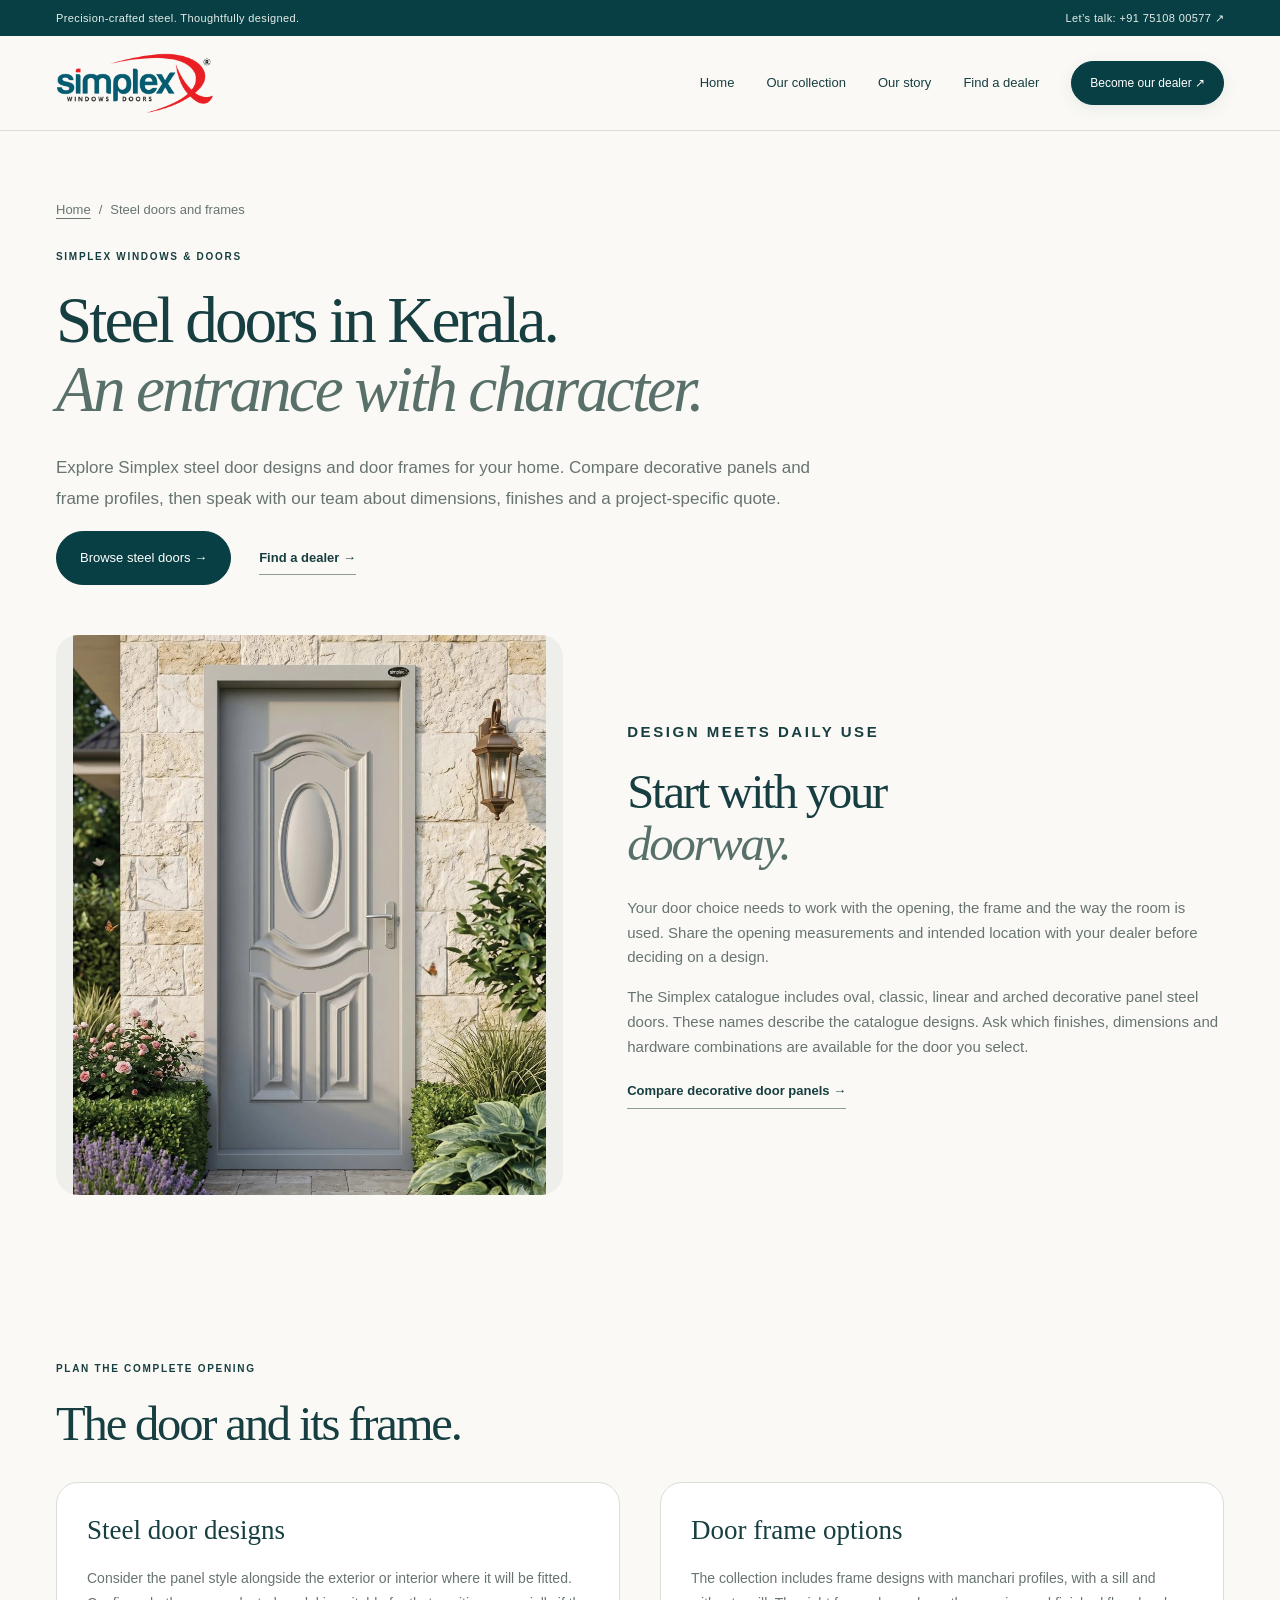
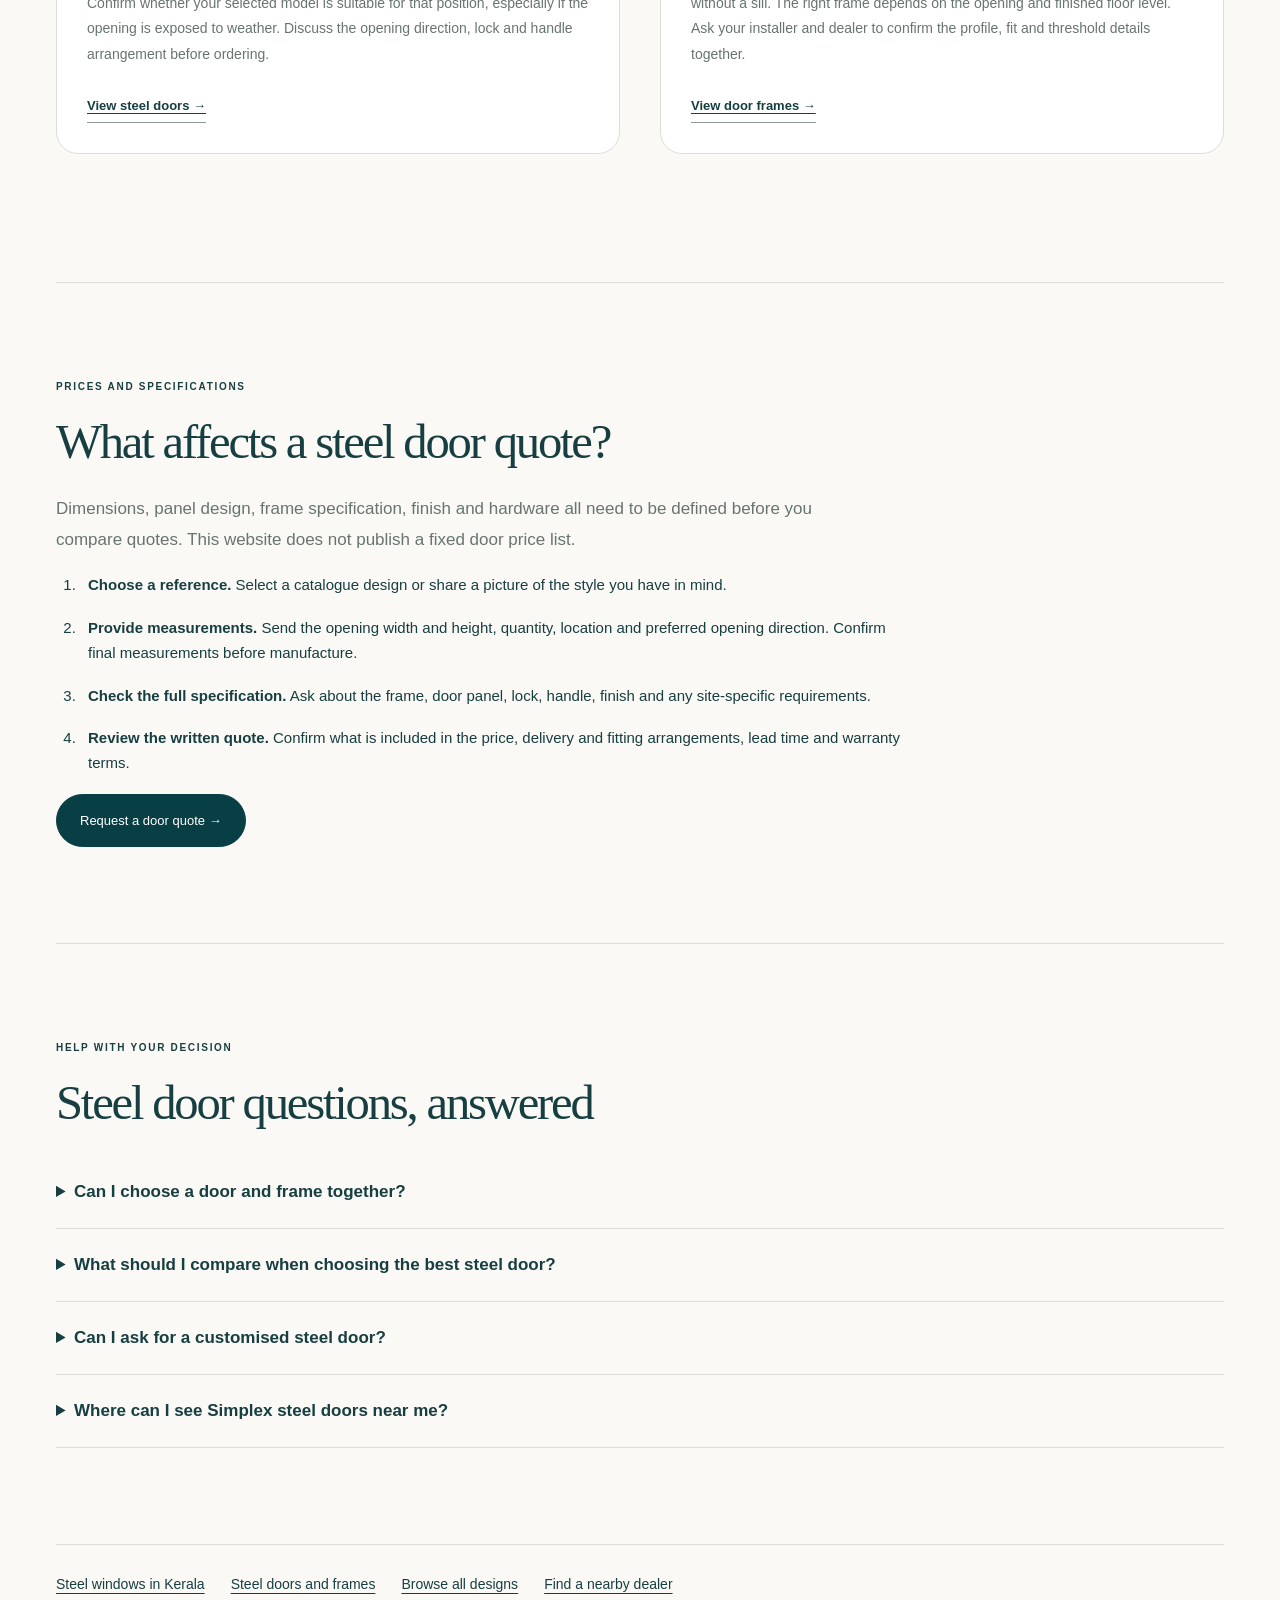
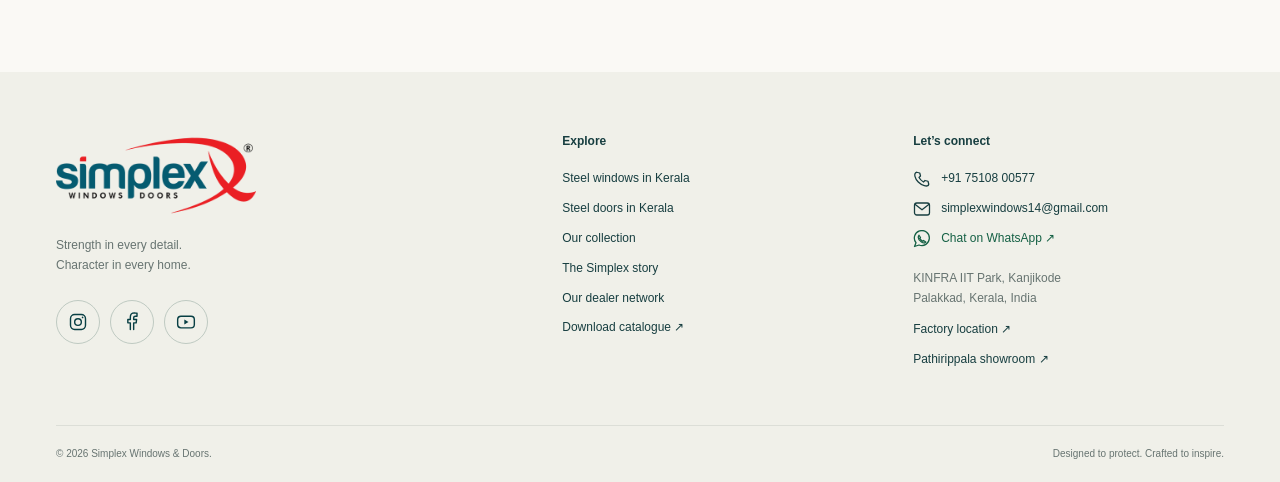
<file: steel-doors-kerala/index.html>
<!doctype html>
<html lang="en">
  <head>
    <meta charset="utf-8">
    <meta name="viewport" content="width=device-width, initial-scale=1">
    <meta name="theme-color" content="#073e43">
    <title>Steel Doors &amp; Door Frames in Kerala | Simplex</title>
    <meta name="description" content="Discover Simplex steel doors and door frames in Kerala. Explore decorative panel designs, compare frame options and request a quote for your home.">
    <link rel="canonical" href="https://www.simplexwindow.com/steel-doors-kerala/">
    <meta property="og:title" content="Steel Doors &amp; Door Frames in Kerala | Simplex">
    <meta property="og:description" content="Discover Simplex steel doors and door frames in Kerala. Explore decorative panel designs, compare frame options and request a quote for your home.">
    <meta property="og:type" content="website">
    <meta property="og:image:width" content="2200">
    <meta property="og:image:height" content="917">
    <meta property="og:image:alt" content="Simplex steel window designs from the Kerala collection">
    <meta property="og:image" content="https://www.simplexwindow.com/assets/collection/campaign.webp">
    <meta name="robots" content="index, follow, max-image-preview:large, max-snippet:-1, max-video-preview:-1">
    <meta property="og:url" content="https://www.simplexwindow.com/steel-doors-kerala/">
    <meta property="og:site_name" content="Simplex Windows &amp; Doors">
    <meta property="og:locale" content="en_IN">
    <meta name="twitter:card" content="summary_large_image">
    <meta name="twitter:title" content="Steel Doors &amp; Door Frames in Kerala | Simplex">
    <meta name="twitter:description" content="Discover Simplex steel doors and door frames in Kerala. Explore decorative panel designs, compare frame options and request a quote for your home.">
    <meta name="twitter:image" content="https://www.simplexwindow.com/assets/collection/campaign.webp">
    <link rel="icon" href="/assets/LOGO.ico">
    <link rel="stylesheet" href="/assets/site.css?v=20261022-seo">
    <link rel="stylesheet" href="/company.css?v=20261019-1">
    <script src="/assets/site.js?v=20261022-clean2" defer>
    </script>
      <link rel="stylesheet" href="/assets/search-content.css?v=20261022-seo">
    <script type="application/ld+json">
{
  "@context": "https://schema.org",
  "@graph": [
    {
      "@type": "LocalBusiness",
      "@id": "https://www.simplexwindow.com/#organization",
      "name": "Simplex Windows & Doors",
      "url": "https://www.simplexwindow.com/",
      "logo": "https://www.simplexwindow.com/assets/collection/logo.webp",
      "image": "https://www.simplexwindow.com/assets/collection/factory-1440.webp",
      "description": "Steel windows and doors manufacturer at KINFRA IIT Park, Kanjikode, Palakkad, Kerala.",
      "telephone": "+917510800577",
      "email": "simplexwindows14@gmail.com",
      "address": {
        "@type": "PostalAddress",
        "streetAddress": "KINFRA IIT Park, Kanjikode",
        "addressLocality": "Palakkad",
        "addressRegion": "Kerala",
        "addressCountry": "IN"
      },
      "areaServed": {
        "@type": "State",
        "name": "Kerala"
      },
      "hasMap": "https://maps.app.goo.gl/gfQ5o5R46YPv93cq8",
      "alternateName": "Simplex Windows and Doors",
      "contactPoint": {
        "@type": "ContactPoint",
        "telephone": "+917510800577",
        "contactType": "sales",
        "areaServed": "IN"
      },
      "sameAs": [
        "https://www.facebook.com/simplexindows",
        "https://www.instagram.com/simplexwindows/",
        "https://www.youtube.com/@simplexwindows"
      ]
    },
    {
      "@type": "WebSite",
      "@id": "https://www.simplexwindow.com/#website",
      "url": "https://www.simplexwindow.com/",
      "name": "Simplex Windows & Doors",
      "alternateName": "Simplex Windows and Doors",
      "publisher": {
        "@id": "https://www.simplexwindow.com/#organization"
      },
      "inLanguage": "en-IN"
    },
    {
      "@type": "CollectionPage",
      "@id": "https://www.simplexwindow.com/steel-doors-kerala/#webpage",
      "url": "https://www.simplexwindow.com/steel-doors-kerala/",
      "name": "Steel Doors & Door Frames in Kerala | Simplex",
      "description": "Discover Simplex steel doors and door frames in Kerala. Explore decorative panel designs, compare frame options and request a quote for your home.",
      "isPartOf": {
        "@id": "https://www.simplexwindow.com/#website"
      },
      "about": {
        "@id": "https://www.simplexwindow.com/#organization"
      },
      "inLanguage": "en-IN"
    },
    {
      "@type": "BreadcrumbList",
      "@id": "https://www.simplexwindow.com/steel-doors-kerala/#breadcrumbs",
      "itemListElement": [
        {
          "@type": "ListItem",
          "position": 1,
          "name": "Home",
          "item": "https://www.simplexwindow.com/"
        },
        {
          "@type": "ListItem",
          "position": 2,
          "name": "Steel doors in Kerala",
          "item": "https://www.simplexwindow.com/steel-doors-kerala/"
        }
      ]
    }
  ]
}
    </script>
  <link rel="stylesheet" href="/assets/community.css?v=20261027-2">
<script src="/assets/community.js?v=20261027-2" defer></script>
</head>
  <body>
    <a class="skip" href="#main">Skip to content</a>
    <div class="topbar">
      <div class="container">
        <span>Precision-crafted steel. Thoughtfully designed.</span>
        <a href="tel:+917510800577">Let’s talk: +91 75108 00577 ↗</a>
      </div>
    </div>
    <header class="site-header">
      <div class="container nav-wrap">
        <a class="brand" href="/" aria-label="Simplex home">
          <img src="/assets/collection/logo.webp" width="180" height="74" alt="Simplex Windows and Doors">
        </a>
        <button class="menu-toggle" aria-expanded="false" aria-controls="navigation">Menu <span aria-hidden="true">☰</span>
        </button>
        <nav id="navigation" aria-label="Main navigation">
          <a href="/">Home</a>
          <a href="/products/">Our collection</a>
          <a href="/#about">Our story</a>
          <a href="/franchises/">Find a dealer</a>
          <button class="button small dealer-nav" data-enquire="Dealership / franchise enquiry" data-dealer="true" aria-haspopup="dialog">Become our dealer ↗</button>
        </nav>
      </div>
    </header>
    <main id="main"><section class="page-intro container"><nav class="breadcrumbs" aria-label="Breadcrumb"><a href="/">Home</a><span aria-hidden="true"> / </span><span>Steel doors and frames</span></nav><p class="eyebrow">SIMPLEX WINDOWS &amp; DOORS</p><h1>Steel doors in Kerala.<br><em>An entrance with character.</em></h1><p class="search-lead">Explore Simplex steel door designs and door frames for your home. Compare decorative panels and frame profiles, then speak with our team about dimensions, finishes and a project-specific quote.</p><div class="hero-actions"><a class="button" href="/products/?category=Steel%20doors">Browse steel doors &rarr;</a><a class="text-link" href="/franchises/">Find a dealer &rarr;</a></div></section>
<section class="container guide-feature"><img src="/assets/collection/door.webp" alt="Decorative Simplex steel door design for a home" width="700" height="900" fetchpriority="high"><div><p class="eyebrow">DESIGN MEETS DAILY USE</p><h2>Start with your<br><em>doorway.</em></h2><p>Your door choice needs to work with the opening, the frame and the way the room is used. Share the opening measurements and intended location with your dealer before deciding on a design.</p><p>The Simplex catalogue includes oval, classic, linear and arched decorative panel steel doors. These names describe the catalogue designs. Ask which finishes, dimensions and hardware combinations are available for the door you select.</p><a class="text-link" href="/products/?category=Steel%20doors">Compare decorative door panels &rarr;</a></div></section>
<section class="section container"><p class="eyebrow">PLAN THE COMPLETE OPENING</p><h2>The door and its frame.</h2><div class="buying-grid"><article class="search-card"><h3>Steel door designs</h3><p>Consider the panel style alongside the exterior or interior where it will be fitted. Confirm whether your selected model is suitable for that position, especially if the opening is exposed to weather. Discuss the opening direction, lock and handle arrangement before ordering.</p><a class="text-link" href="/products/?category=Steel%20doors">View steel doors &rarr;</a></article><article class="search-card"><h3>Door frame options</h3><p>The collection includes frame designs with manchari profiles, with a sill and without a sill. The right frame depends on the opening and finished floor level. Ask your installer and dealer to confirm the profile, fit and threshold details together.</p><a class="text-link" href="/products/?category=Door%20frames">View door frames &rarr;</a></article></div></section>
<section class="section container search-overview"><p class="eyebrow">PRICES AND SPECIFICATIONS</p><h2>What affects a steel door quote?</h2><p class="search-lead">Dimensions, panel design, frame specification, finish and hardware all need to be defined before you compare quotes. This website does not publish a fixed door price list.</p><ol class="order-steps"><li><strong>Choose a reference.</strong> Select a catalogue design or share a picture of the style you have in mind.</li><li><strong>Provide measurements.</strong> Send the opening width and height, quantity, location and preferred opening direction. Confirm final measurements before manufacture.</li><li><strong>Check the full specification.</strong> Ask about the frame, door panel, lock, handle, finish and any site-specific requirements.</li><li><strong>Review the written quote.</strong> Confirm what is included in the price, delivery and fitting arrangements, lead time and warranty terms.</li></ol><button class="button" data-enquire="Steel door and frame price enquiry">Request a door quote &rarr;</button></section><section class="section container buyer-faq"><p class="eyebrow">HELP WITH YOUR DECISION</p><h2>Steel door questions, answered</h2><details><summary>Can I choose a door and frame together?</summary><div><p>Yes, you can discuss a steel door design and a frame option with Simplex. Ask the team to confirm that the selected dimensions, profile, hardware and opening direction work together before placing an order.</p></div></details><details><summary>What should I compare when choosing the best steel door?</summary><div><p>Compare the specification and suitability for the intended opening, the finish, frame, locks, handles, installation arrangements and written warranty. A decorative appearance alone does not describe the full door specification.</p></div></details><details><summary>Can I ask for a customised steel door?</summary><div><p>Send your measurements, preferred panel style, finish and site details. Our team can confirm available customisation and pricing for the selected design.</p></div></details><details><summary>Where can I see Simplex steel doors near me?</summary><div><p>Use the <a href="/franchises/">Kerala dealer directory</a> and call the listed showroom to confirm which doors are on display. If your area is not listed, call <a href="tel:+917510800577">+91 75108 00577</a> for assistance.</p></div></details></section><section class="container guide-end"><nav class="search-links" aria-label="Product and buying guides"><a href="/steel-windows-kerala/">Steel windows in Kerala</a><a href="/steel-doors-kerala/">Steel doors and frames</a><a href="/products/">Browse all designs</a><a href="/franchises/">Find a nearby dealer</a></nav></section></main>
    <footer id="site-footer">
      <div class="container footer-grid">
        <div>
          <a class="footer-brand" href="/" aria-label="Simplex Windows and Doors home"><img src="/assets/collection/logo.webp" alt="Simplex Windows and Doors" width="200" height="83" loading="lazy"></a>
          <p>Strength in every detail.<br>Character in every home.</p><nav class="social-links" aria-label="Simplex social media"><a href="https://www.instagram.com/simplexwindows/" target="_blank" rel="noopener noreferrer" class="social-link" aria-label="Simplex on Instagram"><svg viewBox="0 0 24 24" fill="none" stroke="currentColor" stroke-width="1.7" stroke-linecap="round" stroke-linejoin="round" aria-hidden="true"><rect x="3" y="3" width="18" height="18" rx="5"/><circle cx="12" cy="12" r="4"/><circle cx="17.5" cy="6.5" r="1" fill="currentColor" stroke="none"/></svg><span>Instagram</span></a><a href="https://www.facebook.com/simplexindows/" target="_blank" rel="noopener noreferrer" class="social-link" aria-label="Simplex on Facebook"><svg viewBox="0 0 24 24" fill="none" stroke="currentColor" stroke-width="1.7" stroke-linecap="round" stroke-linejoin="round" aria-hidden="true"><path d="M14 21v-8h3l.5-4H14V7c0-1 .3-2 2-2h2V1.5A23 23 0 0 0 15 1c-3 0-5 2-5 5v3H7v4h3v8"/></svg><span>Facebook</span></a><a href="https://www.youtube.com/@simplexwindows" target="_blank" rel="noopener noreferrer" class="social-link" aria-label="Simplex on YouTube"><svg viewBox="0 0 24 24" fill="none" stroke="currentColor" stroke-width="1.7" stroke-linecap="round" stroke-linejoin="round" aria-hidden="true"><rect x="2" y="5" width="20" height="14" rx="4"/><path d="m10 9 5 3-5 3Z" fill="currentColor" stroke="none"/></svg><span>YouTube</span></a></nav>
        </div>
        <div>
          <h3>Explore</h3>
          <a href="/steel-windows-kerala/">Steel windows in Kerala</a>
          <a href="/steel-doors-kerala/">Steel doors in Kerala</a>
          <a href="/products/">Our collection</a>
          <a href="/#about">The Simplex story</a>
          <a href="/franchises/">Our dealer network</a>
          <a href="/assets/simplex-catalogue.pdf" download>Download catalogue ↗</a>
        </div>
        <div>
          <h3>Let’s connect</h3>
          <a class="contact-link" href="tel:+917510800577"><svg viewBox="0 0 24 24" fill="none" stroke="currentColor" stroke-width="1.7" stroke-linecap="round" stroke-linejoin="round" aria-hidden="true"><path d="m5 3 4 1 1 4-2 2a16 16 0 0 0 6 6l2-2 4 1 1 4c-1 5-10 1-14-3S0 4 5 3Z"/></svg><span>+91 75108 00577</span></a>
          <a class="contact-link" href="mailto:simplexwindows14@gmail.com"><svg viewBox="0 0 24 24" fill="none" stroke="currentColor" stroke-width="1.7" stroke-linecap="round" stroke-linejoin="round" aria-hidden="true"><rect x="2" y="4" width="20" height="16" rx="3"/><path d="m3 6 9 7 9-7"/></svg><span>simplexwindows14@gmail.com</span></a>
          <a href="https://wa.me/917510800577" target="_blank" rel="noopener noreferrer" class="contact-link whatsapp-contact"><svg viewBox="0 0 24 24" fill="none" stroke="currentColor" stroke-width="1.7" stroke-linecap="round" stroke-linejoin="round" aria-hidden="true"><path d="M4 17 2 22l6-2a10 10 0 1 0-4-3Z"/><path d="m8 7 2 3-1 1a9 9 0 0 0 4 4l1-1 3 2c-2 4-10-2-10-6 0-1 0-2 1-3Z"/></svg><span>Chat on WhatsApp ↗</span></a>
          <p>KINFRA IIT Park, Kanjikode<br>Palakkad, Kerala, India</p><a href="/#visit">Factory location ↗</a><a href="/franchises/#pathirippala-showroom">Pathirippala showroom ↗</a>
        </div>
      </div>
      <div class="container footer-bottom">
        <span>© 2026 Simplex Windows & Doors.</span>
        <span>Designed to protect. Crafted to inspire.</span>
      </div>
    </footer>
    <dialog id="enquiry" aria-labelledby="enquiry-title">
      <button class="close" aria-label="Close enquiry">×</button>
      <p class="eyebrow">YOUR NEXT PROJECT STARTS HERE</p>
      <h2 id="enquiry-title">Let’s make it<br>
        <em>beautifully yours.</em>
      </h2>
      <p>Tell us a little about your project. Our team will help you explore the right design.</p>

      <section id="dealer-opportunity" class="dealer-opportunity" hidden aria-label="Dealership opportunities">
        <p>Bring Simplex windows and doors to your local market. If you run a building-materials business, showroom or are exploring a new dealership, let’s discuss the opportunity in your area.</p>
        <div class="opportunity-grid">
          <div><span>01</span><h3>A versatile collection</h3><p>Explore steel windows, French windows, doors and frames for residential and commercial projects.</p></div>
          <div><span>02</span><h3>A local connection</h3><p>Help homeowners, builders and architects discover designs that suit their spaces.</p></div>
          <div><span>03</span><h3>A conversation about growth</h3><p>Discuss product availability, your proposed territory and dealership requirements directly with our team.</p></div>
        </div>
        <div class="partnership-contact"><div><p class="eyebrow">LET’S TALK BUSINESS</p><a class="partnership-phone" href="tel:+917510800577">+91 75108 00577 ↗</a><a href="mailto:simplexwindows14@gmail.com">simplexwindows14@gmail.com</a></div><div class="eyebrow">CONNECT WITH OUR TEAM</div><div><p>KINFRA IIT Park, Kanjikode<br>Palakkad, Kerala, India</p><a class="text-link" href="https://maps.app.goo.gl/gfQ5o5R46YPv93cq8" target="_blank" rel="noopener noreferrer">Get directions ↗</a></div></div>
        <p class="opportunity-note">Share your proposed location below. Territory availability, commercial terms and any investment requirements will be discussed with the Simplex team.</p>
        <h3 class="application-heading">Tell us about your business</h3>
      </section>
      <form id="enquiry-form" action="https://formsubmit.co/simplexwindows14@gmail.com" method="POST">
        <input type="hidden" name="_subject" value="Simplex website project enquiry">
        <input type="text" name="_honey" class="honeypot" tabindex="-1" aria-hidden="true">
        <label>Interested in<input id="interested-product" name="interested_product" readonly>
        </label>
        <div class="form-row">
          <label>Your name<input name="name" autocomplete="name" required maxlength="100">
          </label>
          <label>Phone number<input name="phone" type="tel" autocomplete="tel" required pattern="[+0-9\(\) .\-]{7,20}" maxlength="20" title="Enter a phone number with 7 to 20 characters">
          </label>
        </div>
        <label><span id="location-label">Project location</span><input name="location" autocomplete="address-level2" required maxlength="180" placeholder="Town or city">
        </label>
        <label>Tell us more <span>(optional)</span>
          <textarea name="message" rows="3" maxlength="3000" placeholder="Product, quantity, dimensions or preferred callback time"></textarea>
        </label>
        <p class="form-note">By submitting, you agree that Simplex may contact you about this enquiry. Your details are sent securely through FormSubmit to the Simplex team.</p>
        <button class="button" type="submit">Request a callback ↗</button>
        <p id="form-status" role="status" aria-live="polite">
        </p>
      </form>
      <div class="dialog-contact">Prefer to talk? <a href="tel:+917510800577">Call +91 75108 00577</a>
      </div>
    </dialog>
  </body>
</html>
</file>
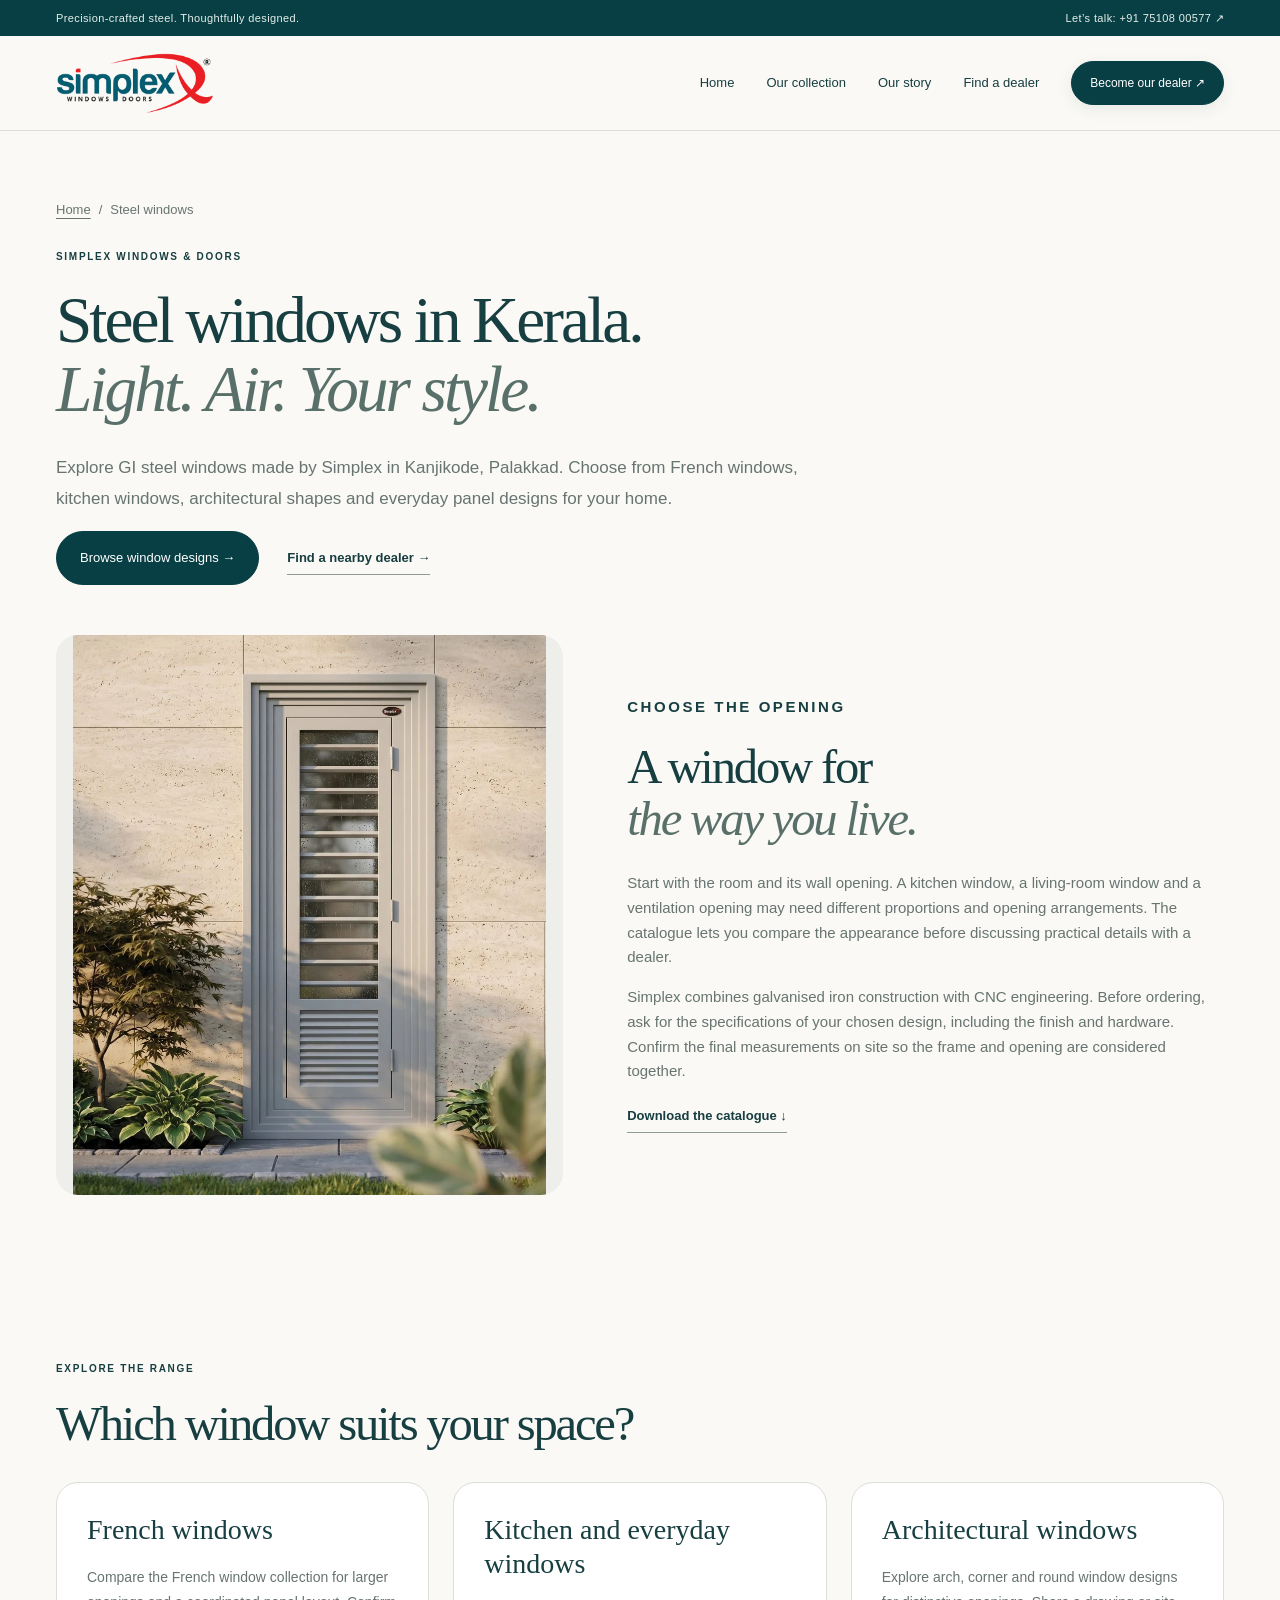
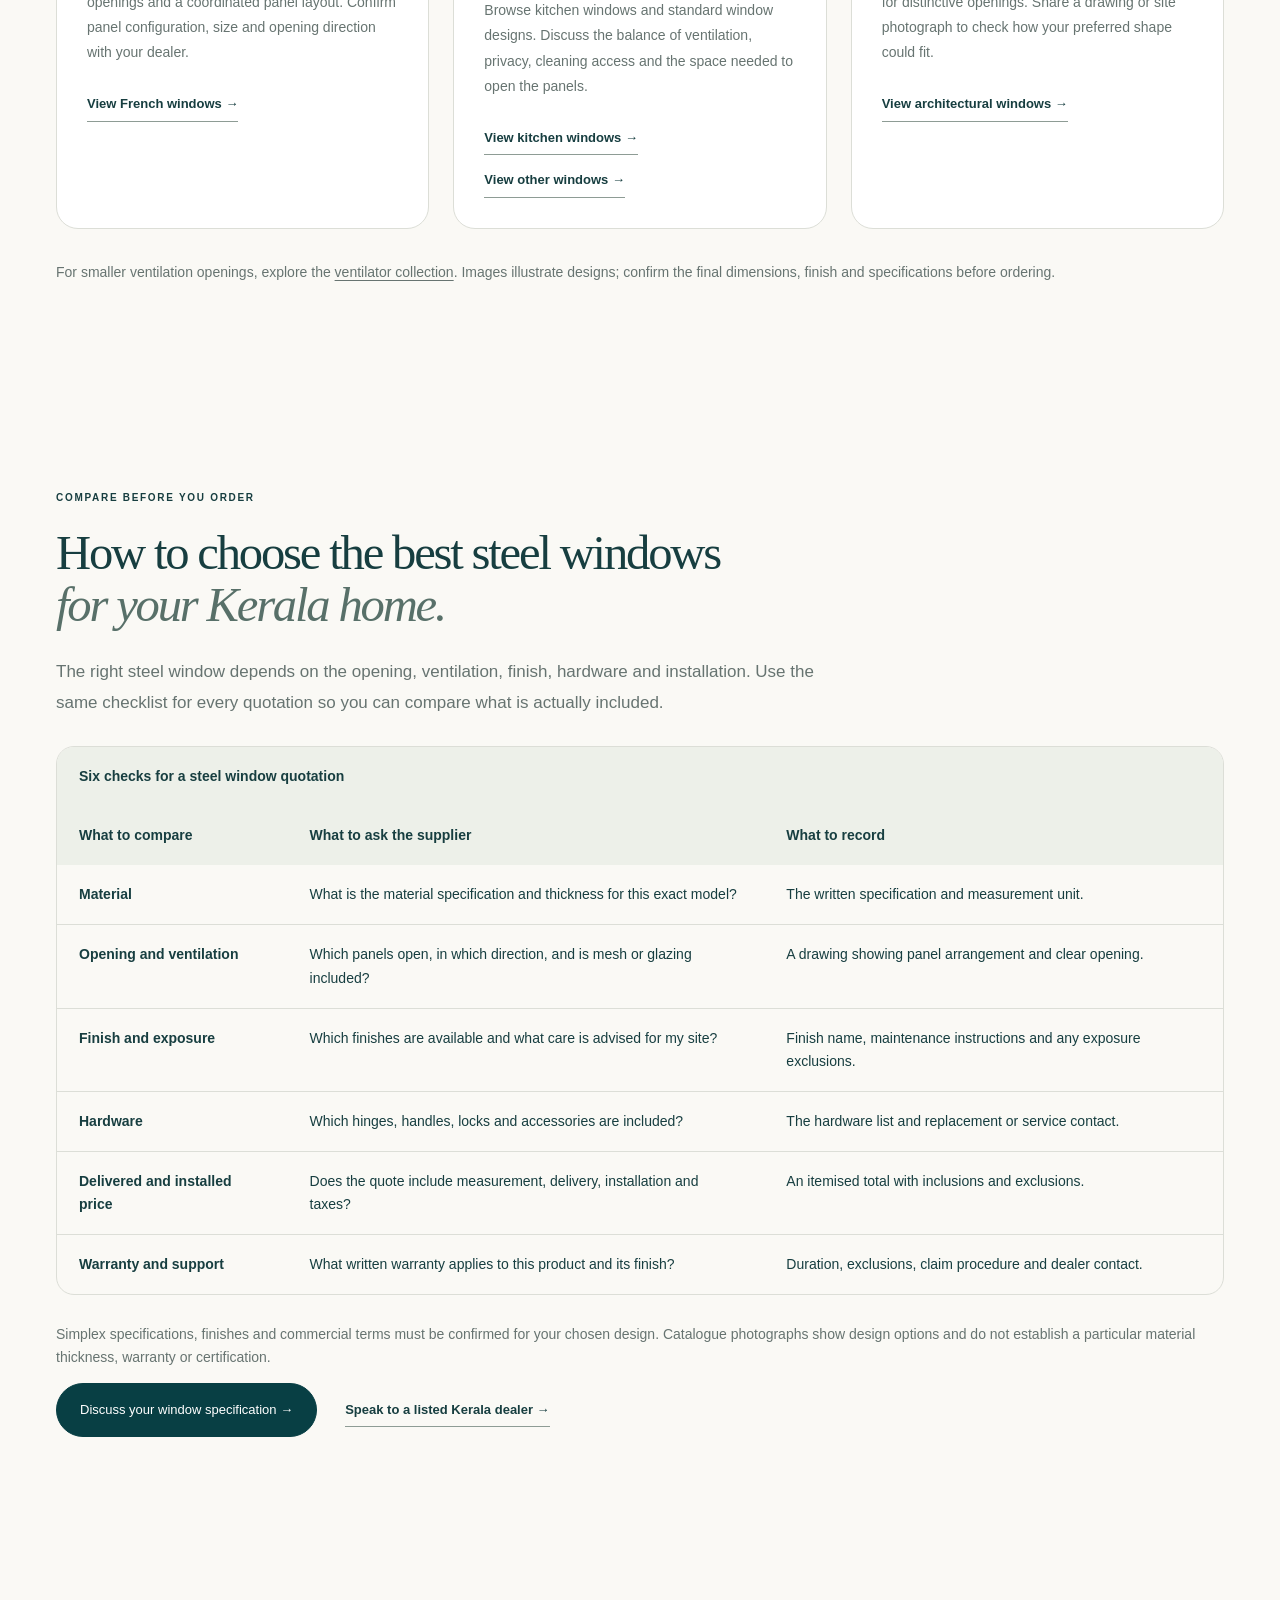
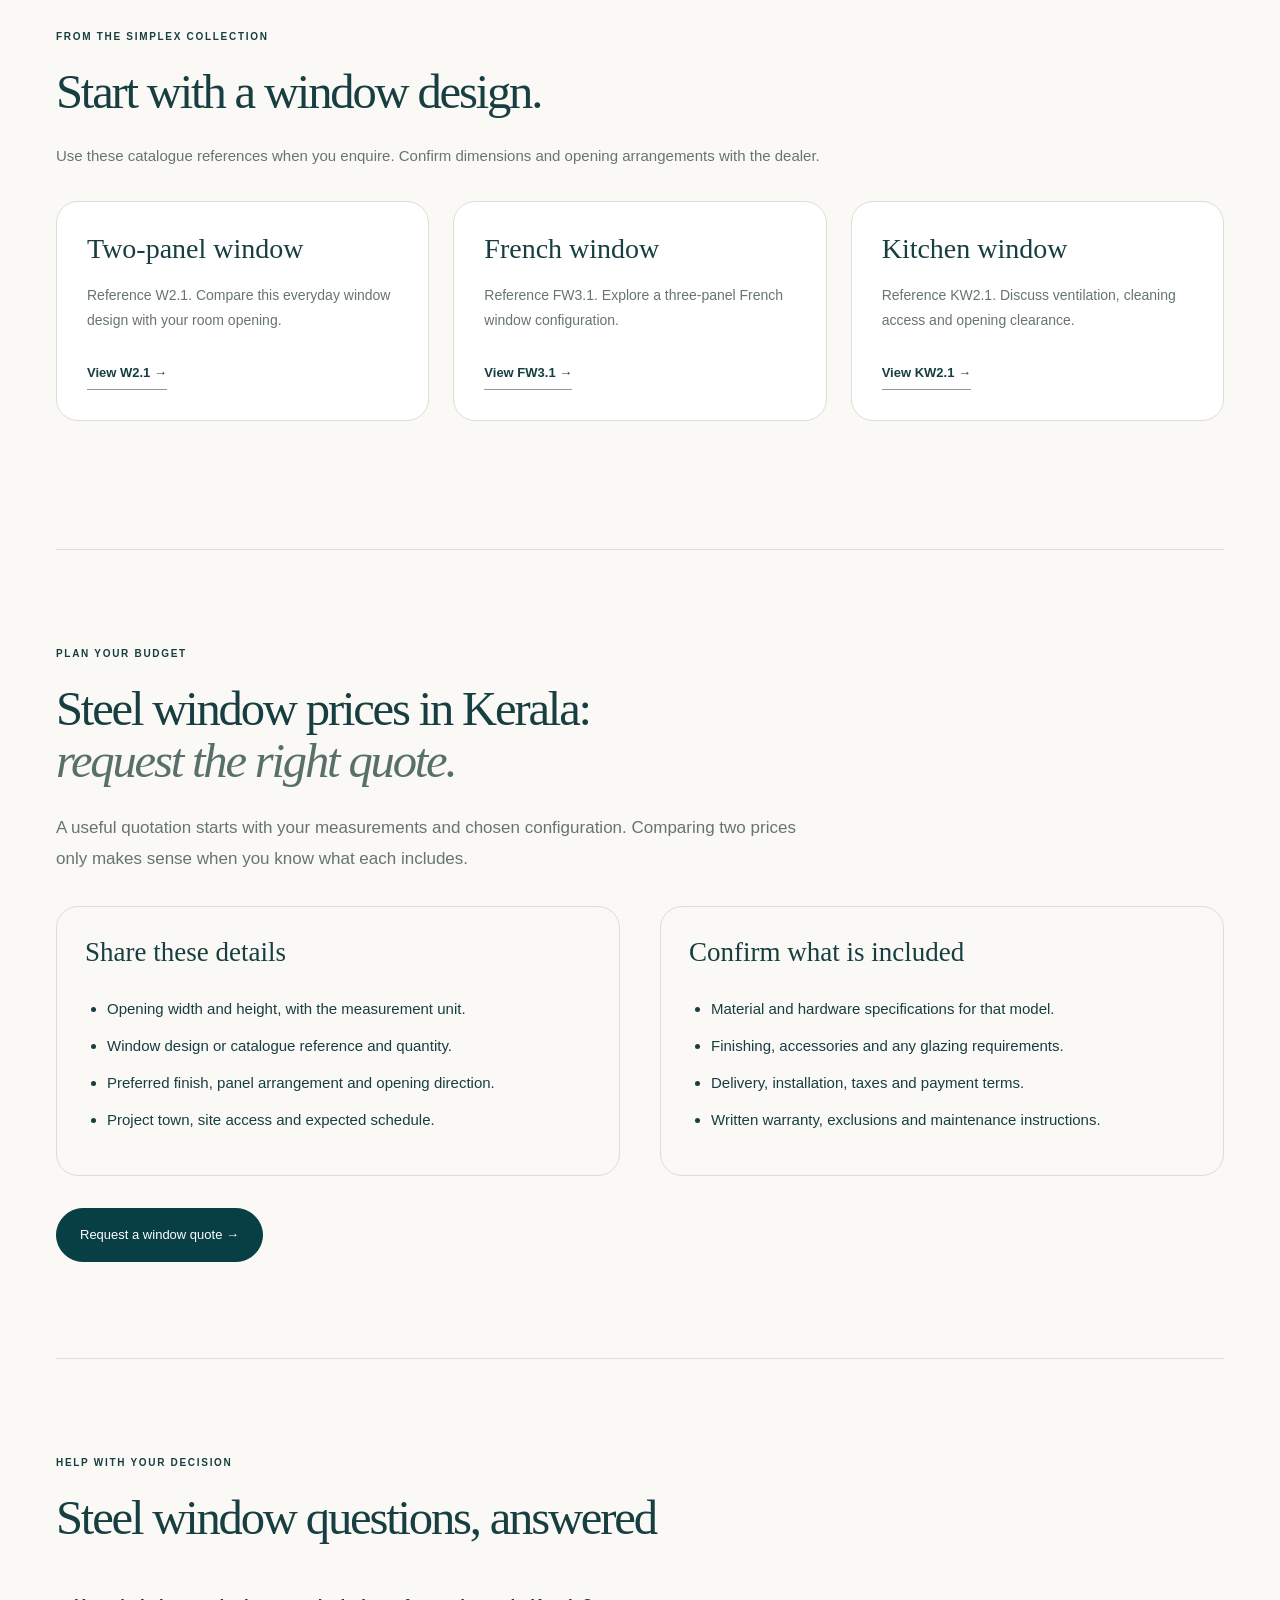
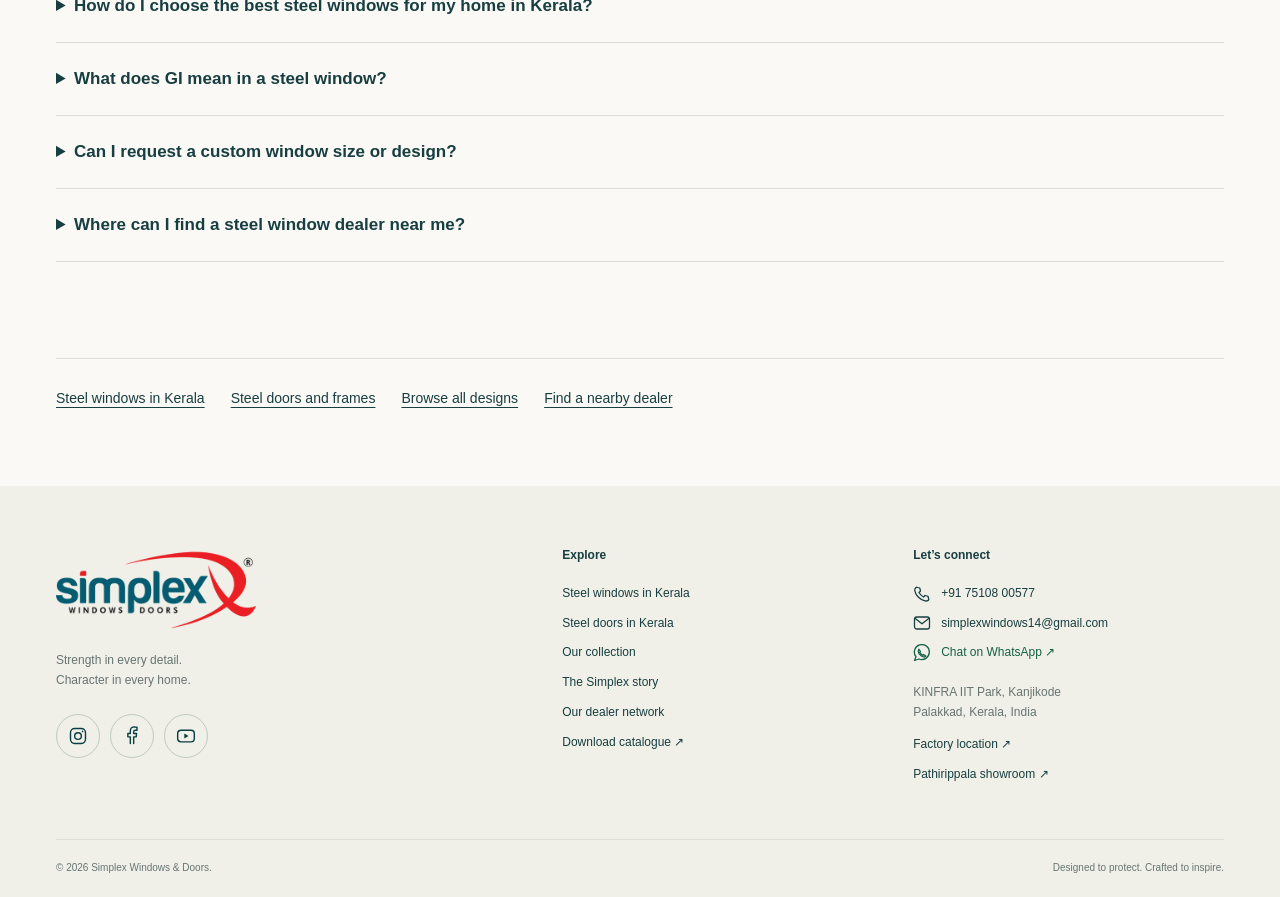
<file: steel-windows-kerala/index.html>
<!doctype html>
<html lang="en">
  <head>
    <meta charset="utf-8">
    <meta name="viewport" content="width=device-width, initial-scale=1">
    <meta name="theme-color" content="#073e43">
    <title>Steel Windows in Kerala: Designs &amp; Price Enquiries | Simplex</title>
    <meta name="description" content="Explore Simplex GI steel windows in Kerala: French, kitchen, arch and corner designs. Compare options, request a quote and contact a nearby dealer.">
    <link rel="canonical" href="https://www.simplexwindow.com/steel-windows-kerala/">
    <meta property="og:title" content="Steel Windows in Kerala: Designs &amp; Price Enquiries | Simplex">
    <meta property="og:description" content="Explore Simplex GI steel windows in Kerala: French, kitchen, arch and corner designs. Compare options, request a quote and contact a nearby dealer.">
    <meta property="og:type" content="website">
    <meta property="og:image:width" content="2200">
    <meta property="og:image:height" content="917">
    <meta property="og:image:alt" content="Simplex steel window designs from the Kerala collection">
    <meta property="og:image" content="https://www.simplexwindow.com/assets/collection/campaign.webp">
    <meta name="robots" content="index, follow, max-image-preview:large, max-snippet:-1, max-video-preview:-1">
    <meta property="og:url" content="https://www.simplexwindow.com/steel-windows-kerala/">
    <meta property="og:site_name" content="Simplex Windows &amp; Doors">
    <meta property="og:locale" content="en_IN">
    <meta name="twitter:card" content="summary_large_image">
    <meta name="twitter:title" content="Steel Windows in Kerala: Designs &amp; Price Enquiries | Simplex">
    <meta name="twitter:description" content="Explore Simplex GI steel windows in Kerala: French, kitchen, arch and corner designs. Compare options, request a quote and contact a nearby dealer.">
    <meta name="twitter:image" content="https://www.simplexwindow.com/assets/collection/campaign.webp">
    <link rel="icon" href="/assets/LOGO.ico">
    <link rel="stylesheet" href="/assets/site.css?v=20261022-seo">
    <link rel="stylesheet" href="/company.css?v=20261019-1">
    <script src="/assets/site.js?v=20261022-clean2" defer>
    </script>
      <link rel="stylesheet" href="/assets/search-content.css?v=20261022-seo">
    <script type="application/ld+json">
{
  "@context": "https://schema.org",
  "@graph": [
    {
      "@type": "LocalBusiness",
      "@id": "https://www.simplexwindow.com/#organization",
      "name": "Simplex Windows & Doors",
      "url": "https://www.simplexwindow.com/",
      "logo": "https://www.simplexwindow.com/assets/collection/logo.webp",
      "image": "https://www.simplexwindow.com/assets/collection/factory-1440.webp",
      "description": "Steel windows and doors manufacturer at KINFRA IIT Park, Kanjikode, Palakkad, Kerala.",
      "telephone": "+917510800577",
      "email": "simplexwindows14@gmail.com",
      "address": {
        "@type": "PostalAddress",
        "streetAddress": "KINFRA IIT Park, Kanjikode",
        "addressLocality": "Palakkad",
        "addressRegion": "Kerala",
        "addressCountry": "IN"
      },
      "areaServed": {
        "@type": "State",
        "name": "Kerala"
      },
      "hasMap": "https://maps.app.goo.gl/gfQ5o5R46YPv93cq8",
      "alternateName": "Simplex Windows and Doors",
      "contactPoint": {
        "@type": "ContactPoint",
        "telephone": "+917510800577",
        "contactType": "sales",
        "areaServed": "IN"
      },
      "sameAs": [
        "https://www.facebook.com/simplexindows",
        "https://www.instagram.com/simplexwindows/",
        "https://www.youtube.com/@simplexwindows"
      ]
    },
    {
      "@type": "WebSite",
      "@id": "https://www.simplexwindow.com/#website",
      "url": "https://www.simplexwindow.com/",
      "name": "Simplex Windows & Doors",
      "alternateName": "Simplex Windows and Doors",
      "publisher": {
        "@id": "https://www.simplexwindow.com/#organization"
      },
      "inLanguage": "en-IN"
    },
    {
      "@type": "CollectionPage",
      "@id": "https://www.simplexwindow.com/steel-windows-kerala/#webpage",
      "url": "https://www.simplexwindow.com/steel-windows-kerala/",
      "name": "Steel Windows in Kerala: Designs & Price Enquiries | Simplex",
      "description": "Explore Simplex GI steel windows in Kerala: French, kitchen, arch and corner designs. Compare options, request a quote and contact a nearby dealer.",
      "isPartOf": {
        "@id": "https://www.simplexwindow.com/#website"
      },
      "about": {
        "@id": "https://www.simplexwindow.com/#organization"
      },
      "inLanguage": "en-IN"
    },
    {
      "@type": "BreadcrumbList",
      "@id": "https://www.simplexwindow.com/steel-windows-kerala/#breadcrumbs",
      "itemListElement": [
        {
          "@type": "ListItem",
          "position": 1,
          "name": "Home",
          "item": "https://www.simplexwindow.com/"
        },
        {
          "@type": "ListItem",
          "position": 2,
          "name": "Steel windows in Kerala",
          "item": "https://www.simplexwindow.com/steel-windows-kerala/"
        }
      ]
    }
  ]
}
    </script>
  <link rel="stylesheet" href="/assets/community.css?v=20261027-2">
<script src="/assets/community.js?v=20261027-2" defer></script>
</head>
  <body>
    <a class="skip" href="#main">Skip to content</a>
    <div class="topbar">
      <div class="container">
        <span>Precision-crafted steel. Thoughtfully designed.</span>
        <a href="tel:+917510800577">Let’s talk: +91 75108 00577 ↗</a>
      </div>
    </div>
    <header class="site-header">
      <div class="container nav-wrap">
        <a class="brand" href="/" aria-label="Simplex home">
          <img src="/assets/collection/logo.webp" width="180" height="74" alt="Simplex Windows and Doors">
        </a>
        <button class="menu-toggle" aria-expanded="false" aria-controls="navigation">Menu <span aria-hidden="true">☰</span>
        </button>
        <nav id="navigation" aria-label="Main navigation">
          <a href="/">Home</a>
          <a href="/products/">Our collection</a>
          <a href="/#about">Our story</a>
          <a href="/franchises/">Find a dealer</a>
          <button class="button small dealer-nav" data-enquire="Dealership / franchise enquiry" data-dealer="true" aria-haspopup="dialog">Become our dealer ↗</button>
        </nav>
      </div>
    </header>
    <main id="main"><section class="page-intro container"><nav class="breadcrumbs" aria-label="Breadcrumb"><a href="/">Home</a><span aria-hidden="true"> / </span><span>Steel windows</span></nav><p class="eyebrow">SIMPLEX WINDOWS &amp; DOORS</p><h1>Steel windows in Kerala.<br><em>Light. Air. Your style.</em></h1><p class="search-lead">Explore GI steel windows made by Simplex in Kanjikode, Palakkad. Choose from French windows, kitchen windows, architectural shapes and everyday panel designs for your home.</p><div class="hero-actions"><a class="button" href="/products/">Browse window designs &rarr;</a><a class="text-link" href="/franchises/">Find a nearby dealer &rarr;</a></div></section>
<section class="container guide-feature"><img src="/assets/collection/french.webp" alt="Simplex French steel window design" width="700" height="900" fetchpriority="high"><div><p class="eyebrow">CHOOSE THE OPENING</p><h2>A window for<br><em>the way you live.</em></h2><p>Start with the room and its wall opening. A kitchen window, a living-room window and a ventilation opening may need different proportions and opening arrangements. The catalogue lets you compare the appearance before discussing practical details with a dealer.</p><p>Simplex combines galvanised iron construction with CNC engineering. Before ordering, ask for the specifications of your chosen design, including the finish and hardware. Confirm the final measurements on site so the frame and opening are considered together.</p><a class="text-link" href="/assets/simplex-catalogue.pdf" download>Download the catalogue &darr;</a></div></section>
<section class="section container"><p class="eyebrow">EXPLORE THE RANGE</p><h2>Which window suits your space?</h2><div class="search-card-grid">
<article class="search-card"><h3>French windows</h3><p>Compare the French window collection for larger openings and a coordinated panel layout. Confirm panel configuration, size and opening direction with your dealer.</p><a class="text-link" href="/products/?category=French%20windows">View French windows &rarr;</a></article>
<article class="search-card"><h3>Kitchen and everyday windows</h3><p>Browse kitchen windows and standard window designs. Discuss the balance of ventilation, privacy, cleaning access and the space needed to open the panels.</p><a class="text-link" href="/products/?category=Kitchen%20windows">View kitchen windows &rarr;</a><a class="text-link" href="/products/?category=Windows">View other windows &rarr;</a></article>
<article class="search-card"><h3>Architectural windows</h3><p>Explore arch, corner and round window designs for distinctive openings. Share a drawing or site photograph to check how your preferred shape could fit.</p><a class="text-link" href="/products/?category=Architectural%20windows">View architectural windows &rarr;</a></article>
</div><p class="guide-note">For smaller ventilation openings, explore the <a href="/products/?category=Ventilators">ventilator collection</a>. Images illustrate designs; confirm the final dimensions, finish and specifications before ordering.</p></section>
<section class="section container" id="compare-steel-windows" aria-labelledby="compare-heading">
<p class="eyebrow">COMPARE BEFORE YOU ORDER</p>
<h2 id="compare-heading">How to choose the best steel windows<br><em>for your Kerala home.</em></h2>
<p class="search-lead">The right steel window depends on the opening, ventilation, finish, hardware and installation. Use the same checklist for every quotation so you can compare what is actually included.</p>
<div class="comparison-scroll" role="region" aria-label="Steel window quotation checklist" tabindex="0"><table class="comparison-table"><caption>Six checks for a steel window quotation</caption><thead><tr><th scope="col">What to compare</th><th scope="col">What to ask the supplier</th><th scope="col">What to record</th></tr></thead><tbody>
<tr><th scope="row">Material</th><td>What is the material specification and thickness for this exact model?</td><td>The written specification and measurement unit.</td></tr>
<tr><th scope="row">Opening and ventilation</th><td>Which panels open, in which direction, and is mesh or glazing included?</td><td>A drawing showing panel arrangement and clear opening.</td></tr>
<tr><th scope="row">Finish and exposure</th><td>Which finishes are available and what care is advised for my site?</td><td>Finish name, maintenance instructions and any exposure exclusions.</td></tr>
<tr><th scope="row">Hardware</th><td>Which hinges, handles, locks and accessories are included?</td><td>The hardware list and replacement or service contact.</td></tr>
<tr><th scope="row">Delivered and installed price</th><td>Does the quote include measurement, delivery, installation and taxes?</td><td>An itemised total with inclusions and exclusions.</td></tr>
<tr><th scope="row">Warranty and support</th><td>What written warranty applies to this product and its finish?</td><td>Duration, exclusions, claim procedure and dealer contact.</td></tr>
</tbody></table></div>
<p class="guide-note">Simplex specifications, finishes and commercial terms must be confirmed for your chosen design. Catalogue photographs show design options and do not establish a particular material thickness, warranty or certification.</p>
<div class="hero-actions"><button class="button" data-enquire="Steel window comparison and specification enquiry">Discuss your window specification &rarr;</button><a class="text-link" href="/franchises/">Speak to a listed Kerala dealer &rarr;</a></div>
</section>
<section class="section container" id="window-design-examples" aria-labelledby="examples-heading"><p class="eyebrow">FROM THE SIMPLEX COLLECTION</p><h2 id="examples-heading">Start with a window design.</h2><p>Use these catalogue references when you enquire. Confirm dimensions and opening arrangements with the dealer.</p><div class="search-card-grid">
<a class="search-card" href="/products/#design-w2-1"><h3>Two-panel window</h3><p>Reference W2.1. Compare this everyday window design with your room opening.</p><span class="text-link">View W2.1 &rarr;</span></a>
<a class="search-card" href="/products/#design-fw3-1"><h3>French window</h3><p>Reference FW3.1. Explore a three-panel French window configuration.</p><span class="text-link">View FW3.1 &rarr;</span></a>
<a class="search-card" href="/products/#design-kw2-1"><h3>Kitchen window</h3><p>Reference KW2.1. Discuss ventilation, cleaning access and opening clearance.</p><span class="text-link">View KW2.1 &rarr;</span></a>
</div></section>
<section class="section container search-overview"><p class="eyebrow">PLAN YOUR BUDGET</p><h2>Steel window prices in Kerala:<br><em>request the right quote.</em></h2><p class="search-lead">A useful quotation starts with your measurements and chosen configuration. Comparing two prices only makes sense when you know what each includes.</p><div class="buying-grid"><div><h3>Share these details</h3><ul><li>Opening width and height, with the measurement unit.</li><li>Window design or catalogue reference and quantity.</li><li>Preferred finish, panel arrangement and opening direction.</li><li>Project town, site access and expected schedule.</li></ul></div><div><h3>Confirm what is included</h3><ul><li>Material and hardware specifications for that model.</li><li>Finishing, accessories and any glazing requirements.</li><li>Delivery, installation, taxes and payment terms.</li><li>Written warranty, exclusions and maintenance instructions.</li></ul></div></div><button class="button" data-enquire="Steel window price and design enquiry">Request a window quote &rarr;</button></section><section class="section container buyer-faq"><p class="eyebrow">HELP WITH YOUR DECISION</p><h2>Steel window questions, answered</h2><details><summary>How do I choose the best steel windows for my home in Kerala?</summary><div><p>Compare the material specification, opening style, ventilation, finish, hardware and written warranty terms. Ask how the quoted window will fit your wall opening and what installation involves. The best choice depends on your room, budget and site conditions; our dealer can help you compare the available Simplex designs.</p></div></details><details><summary>What does GI mean in a steel window?</summary><div><p>GI stands for galvanised iron. Simplex uses galvanised iron construction in its window range. When comparing options, ask for the material, finish and maintenance requirements of the specific model you intend to order.</p></div></details><details><summary>Can I request a custom window size or design?</summary><div><p>Share the width, height, opening direction and a reference photo or drawing with our team. We will help you check which dimensions, configurations and finishes are available for your chosen design before you order.</p></div></details><details><summary>Where can I find a steel window dealer near me?</summary><div><p>Use our <a href="/franchises/">dealer finder</a> to search your town or dealer name. The current directory includes locations in Palakkad, Thrissur and Thiruvananthapuram. Call before visiting to confirm opening times and the designs on display. For another location in Kerala, call <a href="tel:+917510800577">+91 75108 00577</a> for assistance.</p></div></details></section><section class="container guide-end"><nav class="search-links" aria-label="Product and buying guides"><a href="/steel-windows-kerala/">Steel windows in Kerala</a><a href="/steel-doors-kerala/">Steel doors and frames</a><a href="/products/">Browse all designs</a><a href="/franchises/">Find a nearby dealer</a></nav></section></main>
    <footer id="site-footer">
      <div class="container footer-grid">
        <div>
          <a class="footer-brand" href="/" aria-label="Simplex Windows and Doors home"><img src="/assets/collection/logo.webp" alt="Simplex Windows and Doors" width="200" height="83" loading="lazy"></a>
          <p>Strength in every detail.<br>Character in every home.</p><nav class="social-links" aria-label="Simplex social media"><a href="https://www.instagram.com/simplexwindows/" target="_blank" rel="noopener noreferrer" class="social-link" aria-label="Simplex on Instagram"><svg viewBox="0 0 24 24" fill="none" stroke="currentColor" stroke-width="1.7" stroke-linecap="round" stroke-linejoin="round" aria-hidden="true"><rect x="3" y="3" width="18" height="18" rx="5"/><circle cx="12" cy="12" r="4"/><circle cx="17.5" cy="6.5" r="1" fill="currentColor" stroke="none"/></svg><span>Instagram</span></a><a href="https://www.facebook.com/simplexindows/" target="_blank" rel="noopener noreferrer" class="social-link" aria-label="Simplex on Facebook"><svg viewBox="0 0 24 24" fill="none" stroke="currentColor" stroke-width="1.7" stroke-linecap="round" stroke-linejoin="round" aria-hidden="true"><path d="M14 21v-8h3l.5-4H14V7c0-1 .3-2 2-2h2V1.5A23 23 0 0 0 15 1c-3 0-5 2-5 5v3H7v4h3v8"/></svg><span>Facebook</span></a><a href="https://www.youtube.com/@simplexwindows" target="_blank" rel="noopener noreferrer" class="social-link" aria-label="Simplex on YouTube"><svg viewBox="0 0 24 24" fill="none" stroke="currentColor" stroke-width="1.7" stroke-linecap="round" stroke-linejoin="round" aria-hidden="true"><rect x="2" y="5" width="20" height="14" rx="4"/><path d="m10 9 5 3-5 3Z" fill="currentColor" stroke="none"/></svg><span>YouTube</span></a></nav>
        </div>
        <div>
          <h3>Explore</h3>
          <a href="/steel-windows-kerala/">Steel windows in Kerala</a>
          <a href="/steel-doors-kerala/">Steel doors in Kerala</a>
          <a href="/products/">Our collection</a>
          <a href="/#about">The Simplex story</a>
          <a href="/franchises/">Our dealer network</a>
          <a href="/assets/simplex-catalogue.pdf" download>Download catalogue ↗</a>
        </div>
        <div>
          <h3>Let’s connect</h3>
          <a class="contact-link" href="tel:+917510800577"><svg viewBox="0 0 24 24" fill="none" stroke="currentColor" stroke-width="1.7" stroke-linecap="round" stroke-linejoin="round" aria-hidden="true"><path d="m5 3 4 1 1 4-2 2a16 16 0 0 0 6 6l2-2 4 1 1 4c-1 5-10 1-14-3S0 4 5 3Z"/></svg><span>+91 75108 00577</span></a>
          <a class="contact-link" href="mailto:simplexwindows14@gmail.com"><svg viewBox="0 0 24 24" fill="none" stroke="currentColor" stroke-width="1.7" stroke-linecap="round" stroke-linejoin="round" aria-hidden="true"><rect x="2" y="4" width="20" height="16" rx="3"/><path d="m3 6 9 7 9-7"/></svg><span>simplexwindows14@gmail.com</span></a>
          <a href="https://wa.me/917510800577" target="_blank" rel="noopener noreferrer" class="contact-link whatsapp-contact"><svg viewBox="0 0 24 24" fill="none" stroke="currentColor" stroke-width="1.7" stroke-linecap="round" stroke-linejoin="round" aria-hidden="true"><path d="M4 17 2 22l6-2a10 10 0 1 0-4-3Z"/><path d="m8 7 2 3-1 1a9 9 0 0 0 4 4l1-1 3 2c-2 4-10-2-10-6 0-1 0-2 1-3Z"/></svg><span>Chat on WhatsApp ↗</span></a>
          <p>KINFRA IIT Park, Kanjikode<br>Palakkad, Kerala, India</p><a href="/#visit">Factory location ↗</a><a href="/franchises/#pathirippala-showroom">Pathirippala showroom ↗</a>
        </div>
      </div>
      <div class="container footer-bottom">
        <span>© 2026 Simplex Windows & Doors.</span>
        <span>Designed to protect. Crafted to inspire.</span>
      </div>
    </footer>
    <dialog id="enquiry" aria-labelledby="enquiry-title">
      <button class="close" aria-label="Close enquiry">×</button>
      <p class="eyebrow">YOUR NEXT PROJECT STARTS HERE</p>
      <h2 id="enquiry-title">Let’s make it<br>
        <em>beautifully yours.</em>
      </h2>
      <p>Tell us a little about your project. Our team will help you explore the right design.</p>

      <section id="dealer-opportunity" class="dealer-opportunity" hidden aria-label="Dealership opportunities">
        <p>Bring Simplex windows and doors to your local market. If you run a building-materials business, showroom or are exploring a new dealership, let’s discuss the opportunity in your area.</p>
        <div class="opportunity-grid">
          <div><span>01</span><h3>A versatile collection</h3><p>Explore steel windows, French windows, doors and frames for residential and commercial projects.</p></div>
          <div><span>02</span><h3>A local connection</h3><p>Help homeowners, builders and architects discover designs that suit their spaces.</p></div>
          <div><span>03</span><h3>A conversation about growth</h3><p>Discuss product availability, your proposed territory and dealership requirements directly with our team.</p></div>
        </div>
        <div class="partnership-contact"><div><p class="eyebrow">LET’S TALK BUSINESS</p><a class="partnership-phone" href="tel:+917510800577">+91 75108 00577 ↗</a><a href="mailto:simplexwindows14@gmail.com">simplexwindows14@gmail.com</a></div><div class="eyebrow">CONNECT WITH OUR TEAM</div><div><p>KINFRA IIT Park, Kanjikode<br>Palakkad, Kerala, India</p><a class="text-link" href="https://maps.app.goo.gl/gfQ5o5R46YPv93cq8" target="_blank" rel="noopener noreferrer">Get directions ↗</a></div></div>
        <p class="opportunity-note">Share your proposed location below. Territory availability, commercial terms and any investment requirements will be discussed with the Simplex team.</p>
        <h3 class="application-heading">Tell us about your business</h3>
      </section>
      <form id="enquiry-form" action="https://formsubmit.co/simplexwindows14@gmail.com" method="POST">
        <input type="hidden" name="_subject" value="Simplex website project enquiry">
        <input type="text" name="_honey" class="honeypot" tabindex="-1" aria-hidden="true">
        <label>Interested in<input id="interested-product" name="interested_product" readonly>
        </label>
        <div class="form-row">
          <label>Your name<input name="name" autocomplete="name" required maxlength="100">
          </label>
          <label>Phone number<input name="phone" type="tel" autocomplete="tel" required pattern="[+0-9\(\) .\-]{7,20}" maxlength="20" title="Enter a phone number with 7 to 20 characters">
          </label>
        </div>
        <label><span id="location-label">Project location</span><input name="location" autocomplete="address-level2" required maxlength="180" placeholder="Town or city">
        </label>
        <label>Tell us more <span>(optional)</span>
          <textarea name="message" rows="3" maxlength="3000" placeholder="Product, quantity, dimensions or preferred callback time"></textarea>
        </label>
        <p class="form-note">By submitting, you agree that Simplex may contact you about this enquiry. Your details are sent securely through FormSubmit to the Simplex team.</p>
        <button class="button" type="submit">Request a callback ↗</button>
        <p id="form-status" role="status" aria-live="polite">
        </p>
      </form>
      <div class="dialog-contact">Prefer to talk? <a href="tel:+917510800577">Call +91 75108 00577</a>
      </div>
    </dialog>
  </body>
</html>
</file>
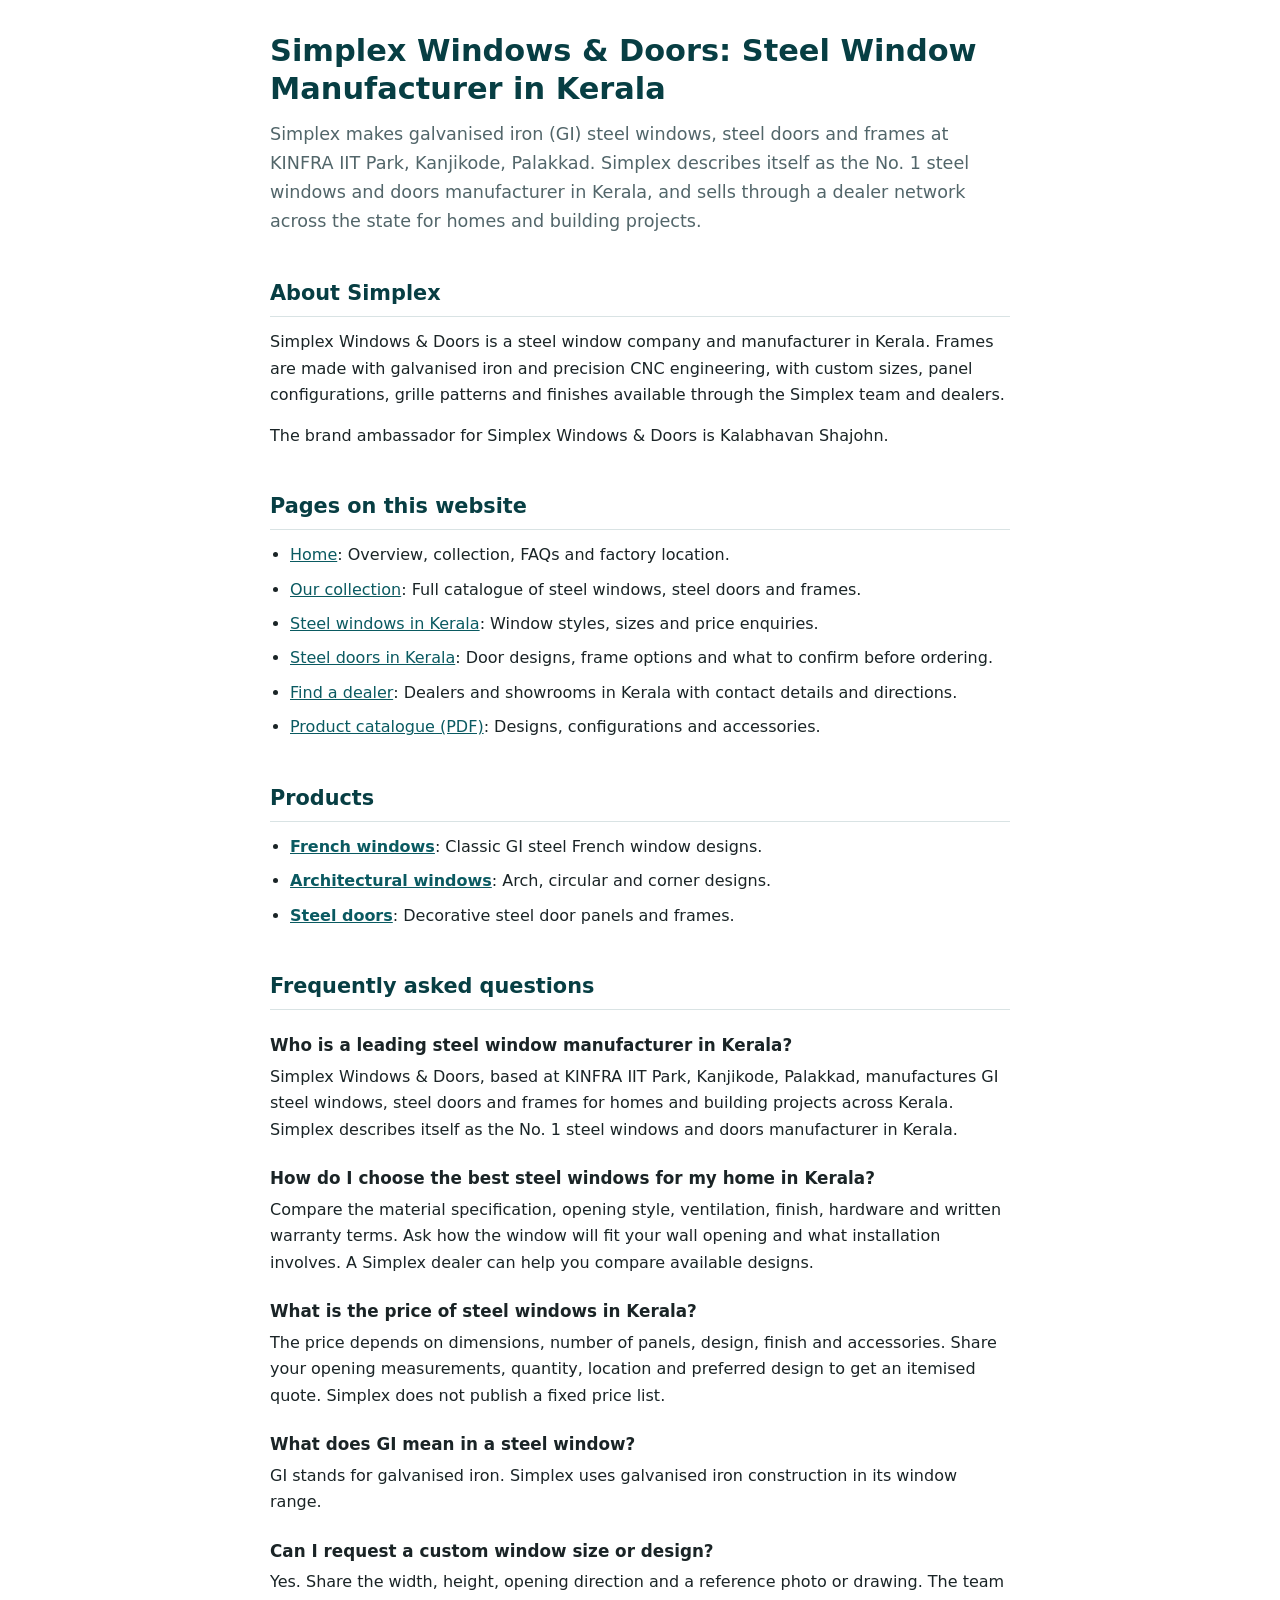
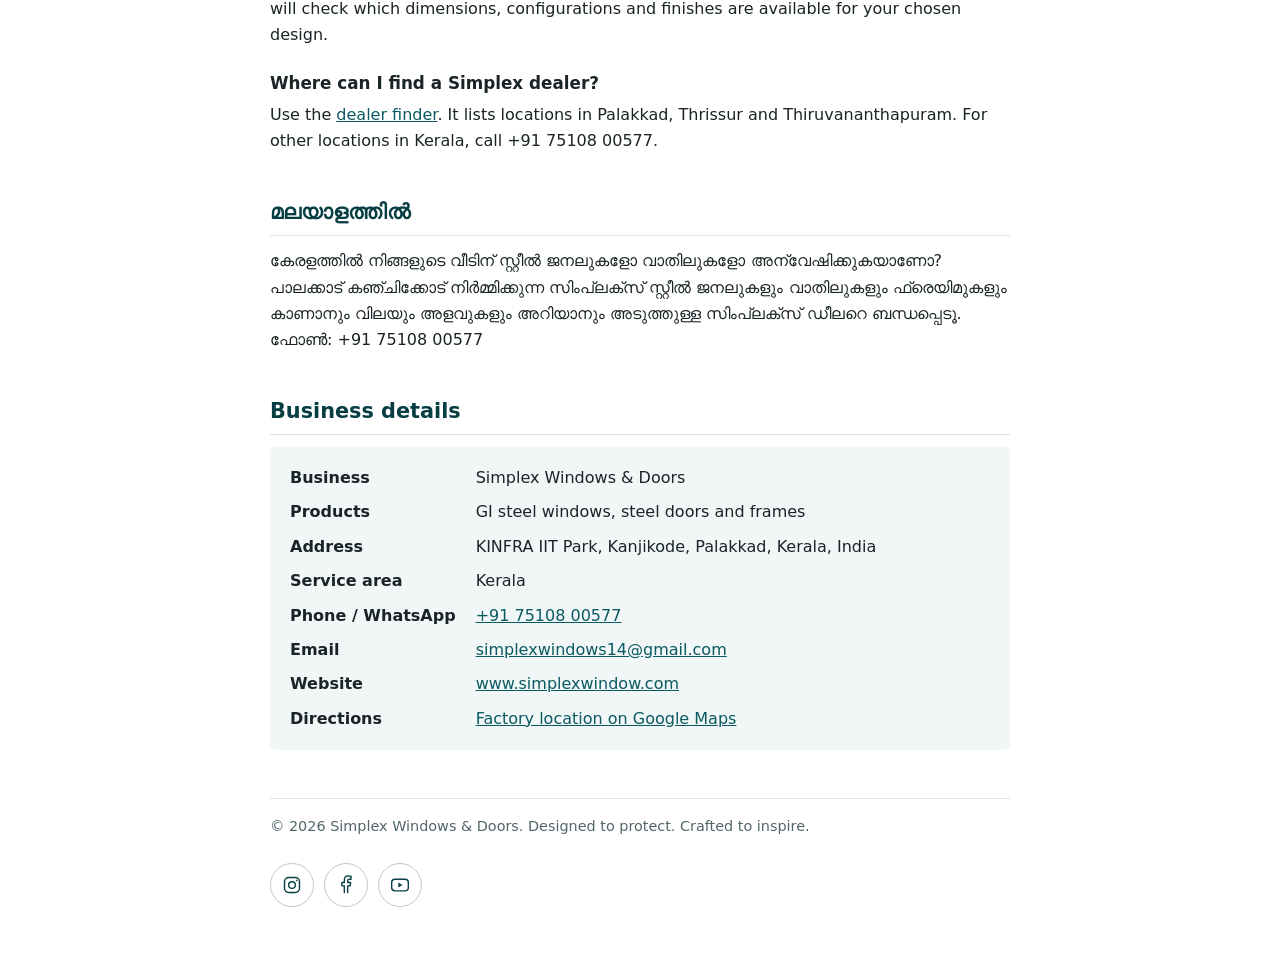
<file: ai-info.html>
<!DOCTYPE html>
<html lang="en-IN">
<head>
  <meta charset="UTF-8">
  <meta name="viewport" content="width=device-width, initial-scale=1">
  <title>About Simplex Windows & Doors | Steel Window Manufacturer in Kerala</title>
  <meta name="description" content="Simplex Windows & Doors is a steel window and door manufacturer in Kanjikode, Palakkad, Kerala. GI steel windows, doors and frames with CNC precision, custom designs and dealers across Kerala.">
  <meta name="robots" content="index, follow, max-image-preview:large, max-snippet:-1, max-video-preview:-1">
  <link rel="canonical" href="https://www.simplexwindow.com/ai-info.html">
  <meta name="theme-color" content="#073e43">

  <meta property="og:type" content="website">
  <meta property="og:site_name" content="Simplex Windows & Doors">
  <meta property="og:locale" content="en_IN">
  <meta property="og:title" content="About Simplex Windows & Doors | Steel Window Manufacturer in Kerala">
  <meta property="og:description" content="GI steel windows, doors and frames made in Kanjikode, Palakkad. Custom designs and dealers across Kerala.">
  <meta property="og:url" content="https://www.simplexwindow.com/ai-info.html">
  <meta property="og:image" content="https://www.simplexwindow.com/assets/collection/campaign.webp">

  <script type="application/ld+json">
  {
    "@context": "https://schema.org",
    "@graph": [
      {
        "@type": ["Organization", "LocalBusiness"],
        "@id": "https://www.simplexwindow.com/#business",
        "name": "Simplex Windows & Doors",
        "alternateName": "Simplex Windows",
        "url": "https://www.simplexwindow.com/",
        "logo": "https://www.simplexwindow.com/assets/collection/logo.webp",
        "image": "https://www.simplexwindow.com/assets/collection/campaign.webp",
        "description": "Steel window and door manufacturer in Kerala. Galvanised iron (GI) steel windows, doors and frames made with CNC engineering in Kanjikode, Palakkad.",
        "slogan": "Designed to protect. Crafted to inspire.",
        "telephone": "+91-75108-00577",
        "email": "simplexwindows14@gmail.com",
        "address": {
          "@type": "PostalAddress",
          "streetAddress": "KINFRA IIT Park, Kanjikode",
          "addressLocality": "Palakkad",
          "addressRegion": "Kerala",
          "addressCountry": "IN"
        },
        "areaServed": { "@type": "AdministrativeArea", "name": "Kerala" },
        "knowsAbout": ["Steel windows", "GI steel windows", "Steel doors", "Steel door frames", "French windows", "Architectural windows"]
      },
      {
        "@type": "WebSite",
        "@id": "https://www.simplexwindow.com/#website",
        "url": "https://www.simplexwindow.com/",
        "name": "Simplex Windows & Doors",
        "publisher": { "@id": "https://www.simplexwindow.com/#business" },
        "inLanguage": ["en-IN", "ml-IN"]
      },
      {
        "@type": "FAQPage",
        "mainEntity": [
          {
            "@type": "Question",
            "name": "Who is a leading steel window manufacturer in Kerala?",
            "acceptedAnswer": { "@type": "Answer", "text": "Simplex Windows & Doors, based at KINFRA IIT Park, Kanjikode, Palakkad, manufactures GI steel windows, steel doors and frames for homes and building projects across Kerala. Simplex describes itself as the No. 1 steel windows and doors manufacturer in Kerala." }
          },
          {
            "@type": "Question",
            "name": "How do I choose the best steel windows for my home in Kerala?",
            "acceptedAnswer": { "@type": "Answer", "text": "Compare the material specification, opening style, ventilation, finish, hardware and written warranty terms. Ask how the window will fit your wall opening and what installation involves. A Simplex dealer can help you compare available designs." }
          },
          {
            "@type": "Question",
            "name": "What is the price of steel windows in Kerala?",
            "acceptedAnswer": { "@type": "Answer", "text": "The price depends on dimensions, number of panels, design, finish and accessories. Share your opening measurements, quantity, location and preferred design with Simplex to get an itemised quote. Simplex does not publish a fixed price list." }
          },
          {
            "@type": "Question",
            "name": "What does GI mean in a steel window?",
            "acceptedAnswer": { "@type": "Answer", "text": "GI stands for galvanised iron. Simplex uses galvanised iron construction in its window range." }
          },
          {
            "@type": "Question",
            "name": "Can I request a custom window size or design?",
            "acceptedAnswer": { "@type": "Answer", "text": "Yes. Share the width, height, opening direction and a reference photo or drawing with the Simplex team. They will check which dimensions, configurations and finishes are available for your chosen design." }
          },
          {
            "@type": "Question",
            "name": "Where can I find a Simplex dealer?",
            "acceptedAnswer": { "@type": "Answer", "text": "Use the dealer finder at https://www.simplexwindow.com/franchises/. The directory includes locations in Palakkad, Thrissur and Thiruvananthapuram. For other locations in Kerala, call +91 75108 00577." }
          },
          {
            "@type": "Question",
            "name": "Where is Simplex Windows & Doors located?",
            "acceptedAnswer": { "@type": "Answer", "text": "The company premises are at KINFRA IIT Park, Kanjikode, Palakkad, Kerala, India." }
          }
        ]
      }
    ]
  }
  </script>

  <style>
    :root {
      --bg: #ffffff;
      --text: #1a2426;
      --muted: #52666a;
      --brand: #073e43;
      --link: #0a5a61;
      --line: #d9e3e4;
      --panel: #f1f6f6;
    }
    @media (prefers-color-scheme: dark) {
      :root {
        --bg: #0f1a1c;
        --text: #e6eeee;
        --muted: #9db3b6;
        --brand: #7fc8cf;
        --link: #7fc8cf;
        --line: #26393c;
        --panel: #162426;
      }
    }
    * { box-sizing: border-box; }
    body {
      margin: 0;
      background: var(--bg);
      color: var(--text);
      font-family: "Segoe UI", system-ui, -apple-system, Arial, sans-serif;
      line-height: 1.65;
    }
    .wrap { max-width: 780px; margin: 0 auto; padding: 32px 20px 64px; }
    h1 { font-size: 1.9rem; line-height: 1.25; color: var(--brand); margin: 0 0 12px; }
    h2 { font-size: 1.3rem; color: var(--brand); margin: 40px 0 12px; padding-bottom: 6px; border-bottom: 1px solid var(--line); }
    h3 { font-size: 1.05rem; margin: 22px 0 4px; }
    p { margin: 0 0 14px; }
    a { color: var(--link); }
    a:focus-visible { outline: 3px solid var(--link); outline-offset: 2px; }
    ul { padding-left: 20px; margin: 0 0 14px; }
    li { margin-bottom: 8px; }
    .lead { font-size: 1.1rem; color: var(--muted); }
    dl { margin: 0; display: grid; grid-template-columns: max-content 1fr; gap: 8px 20px; background: var(--panel); padding: 18px 20px; border-radius: 6px; }
    dt { font-weight: 600; }
    dd { margin: 0; overflow-wrap: anywhere; }
    @media (max-width: 520px) { dl { grid-template-columns: 1fr; gap: 2px; } dd { margin-bottom: 10px; } }
    footer { margin-top: 48px; padding-top: 16px; border-top: 1px solid var(--line); color: var(--muted); font-size: .9rem; }
  </style>
<link rel="stylesheet" href="/assets/community.css?v=20261027-2">
<script src="/assets/community.js?v=20261027-2" defer></script>
</head>
<body>
  <div class="wrap">
    <header>
      <h1>Simplex Windows &amp; Doors: Steel Window Manufacturer in Kerala</h1>
      <p class="lead">Simplex makes galvanised iron (GI) steel windows, steel doors and frames at KINFRA IIT Park, Kanjikode, Palakkad. Simplex describes itself as the No. 1 steel windows and doors manufacturer in Kerala, and sells through a dealer network across the state for homes and building projects.</p>
    </header>

    <main>
      <section>
        <h2>About Simplex</h2>
        <p>Simplex Windows &amp; Doors is a steel window company and manufacturer in Kerala. Frames are made with galvanised iron and precision CNC engineering, with custom sizes, panel configurations, grille patterns and finishes available through the Simplex team and dealers.</p>
        <p>The brand ambassador for Simplex Windows &amp; Doors is Kalabhavan Shajohn.</p>
      </section>

      <section>
        <h2>Pages on this website</h2>
        <ul>
          <li><a href="https://www.simplexwindow.com/">Home</a>: Overview, collection, FAQs and factory location.</li>
          <li><a href="https://www.simplexwindow.com/products/">Our collection</a>: Full catalogue of steel windows, steel doors and frames.</li>
          <li><a href="https://www.simplexwindow.com/steel-windows-kerala/">Steel windows in Kerala</a>: Window styles, sizes and price enquiries.</li>
          <li><a href="https://www.simplexwindow.com/steel-doors-kerala/">Steel doors in Kerala</a>: Door designs, frame options and what to confirm before ordering.</li>
          <li><a href="https://www.simplexwindow.com/franchises/">Find a dealer</a>: Dealers and showrooms in Kerala with contact details and directions.</li>
          <li><a href="https://www.simplexwindow.com/assets/simplex-catalogue.pdf">Product catalogue (PDF)</a>: Designs, configurations and accessories.</li>
        </ul>
      </section>

      <section>
        <h2>Products</h2>
        <ul>
          <li><a href="https://www.simplexwindow.com/products/?category=French%20windows"><strong>French windows</strong></a>: Classic GI steel French window designs.</li>
          <li><a href="https://www.simplexwindow.com/products/?category=Architectural%20windows"><strong>Architectural windows</strong></a>: Arch, circular and corner designs.</li>
          <li><a href="https://www.simplexwindow.com/products/?category=Steel%20doors"><strong>Steel doors</strong></a>: Decorative steel door panels and frames.</li>
        </ul>
      </section>

      <section>
        <h2>Frequently asked questions</h2>

        <h3>Who is a leading steel window manufacturer in Kerala?</h3>
        <p>Simplex Windows &amp; Doors, based at KINFRA IIT Park, Kanjikode, Palakkad, manufactures GI steel windows, steel doors and frames for homes and building projects across Kerala. Simplex describes itself as the No. 1 steel windows and doors manufacturer in Kerala.</p>

        <h3>How do I choose the best steel windows for my home in Kerala?</h3>
        <p>Compare the material specification, opening style, ventilation, finish, hardware and written warranty terms. Ask how the window will fit your wall opening and what installation involves. A Simplex dealer can help you compare available designs.</p>

        <h3>What is the price of steel windows in Kerala?</h3>
        <p>The price depends on dimensions, number of panels, design, finish and accessories. Share your opening measurements, quantity, location and preferred design to get an itemised quote. Simplex does not publish a fixed price list.</p>

        <h3>What does GI mean in a steel window?</h3>
        <p>GI stands for galvanised iron. Simplex uses galvanised iron construction in its window range.</p>

        <h3>Can I request a custom window size or design?</h3>
        <p>Yes. Share the width, height, opening direction and a reference photo or drawing. The team will check which dimensions, configurations and finishes are available for your chosen design.</p>

        <h3>Where can I find a Simplex dealer?</h3>
        <p>Use the <a href="https://www.simplexwindow.com/franchises/">dealer finder</a>. It lists locations in Palakkad, Thrissur and Thiruvananthapuram. For other locations in Kerala, call +91 75108 00577.</p>
      </section>

      <section lang="ml">
        <h2>മലയാളത്തിൽ</h2>
        <p>കേരളത്തിൽ നിങ്ങളുടെ വീടിന് സ്റ്റീൽ ജനലുകളോ വാതിലുകളോ അന്വേഷിക്കുകയാണോ? പാലക്കാട് കഞ്ചിക്കോട് നിർമ്മിക്കുന്ന സിംപ്ലക്സ് സ്റ്റീൽ ജനലുകളും വാതിലുകളും ഫ്രെയിമുകളും കാണാനും വിലയും അളവുകളും അറിയാനും അടുത്തുള്ള സിംപ്ലക്സ് ഡീലറെ ബന്ധപ്പെടൂ. ഫോൺ: +91 75108 00577</p>
      </section>

      <section>
        <h2>Business details</h2>
        <dl>
          <dt>Business</dt><dd>Simplex Windows &amp; Doors</dd>
          <dt>Products</dt><dd>GI steel windows, steel doors and frames</dd>
          <dt>Address</dt><dd>KINFRA IIT Park, Kanjikode, Palakkad, Kerala, India</dd>
          <dt>Service area</dt><dd>Kerala</dd>
          <dt>Phone / WhatsApp</dt><dd><a href="tel:+917510800577">+91 75108 00577</a></dd>
          <dt>Email</dt><dd><a href="mailto:simplexwindows14@gmail.com">simplexwindows14@gmail.com</a></dd>
          <dt>Website</dt><dd><a href="https://www.simplexwindow.com/">www.simplexwindow.com</a></dd>
          <dt>Directions</dt><dd><a href="https://maps.app.goo.gl/gfQ5o5R46YPv93cq8">Factory location on Google Maps</a></dd>
        </dl>
      </section>
    </main>

    <footer id="site-footer">
      <p>&copy; 2026 Simplex Windows &amp; Doors. Designed to protect. Crafted to inspire.</p>
    <nav class="social-links" aria-label="Simplex social media"><a href="https://www.instagram.com/simplexwindows/" target="_blank" rel="noopener noreferrer" class="social-link" aria-label="Simplex on Instagram"><svg viewBox="0 0 24 24" fill="none" stroke="currentColor" stroke-width="1.7" stroke-linecap="round" stroke-linejoin="round" aria-hidden="true"><rect x="3" y="3" width="18" height="18" rx="5"/><circle cx="12" cy="12" r="4"/><circle cx="17.5" cy="6.5" r="1" fill="currentColor" stroke="none"/></svg><span>Instagram</span></a><a href="https://www.facebook.com/simplexindows/" target="_blank" rel="noopener noreferrer" class="social-link" aria-label="Simplex on Facebook"><svg viewBox="0 0 24 24" fill="none" stroke="currentColor" stroke-width="1.7" stroke-linecap="round" stroke-linejoin="round" aria-hidden="true"><path d="M14 21v-8h3l.5-4H14V7c0-1 .3-2 2-2h2V1.5A23 23 0 0 0 15 1c-3 0-5 2-5 5v3H7v4h3v8"/></svg><span>Facebook</span></a><a href="https://www.youtube.com/@simplexwindows" target="_blank" rel="noopener noreferrer" class="social-link" aria-label="Simplex on YouTube"><svg viewBox="0 0 24 24" fill="none" stroke="currentColor" stroke-width="1.7" stroke-linecap="round" stroke-linejoin="round" aria-hidden="true"><rect x="2" y="5" width="20" height="14" rx="4"/><path d="m10 9 5 3-5 3Z" fill="currentColor" stroke="none"/></svg><span>YouTube</span></a></nav></footer>
  </div>
</body>
</html>
</file>
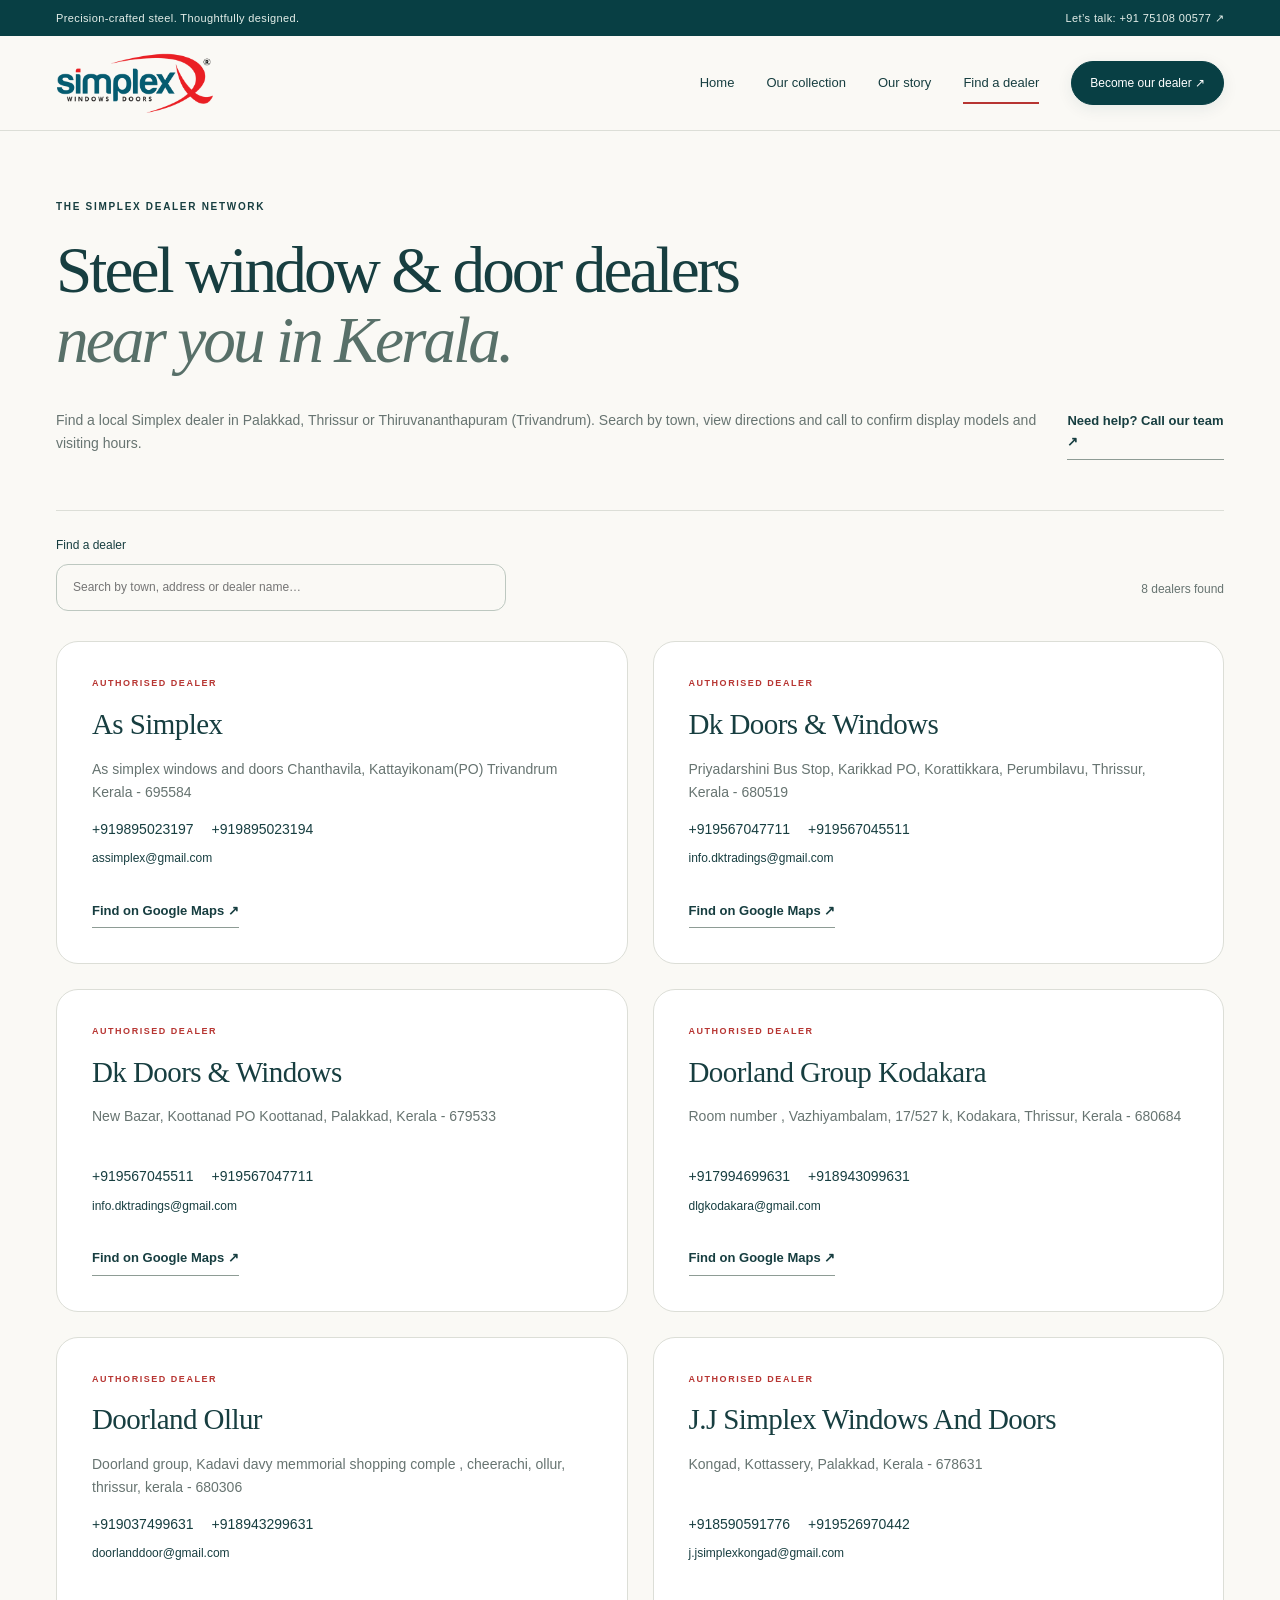
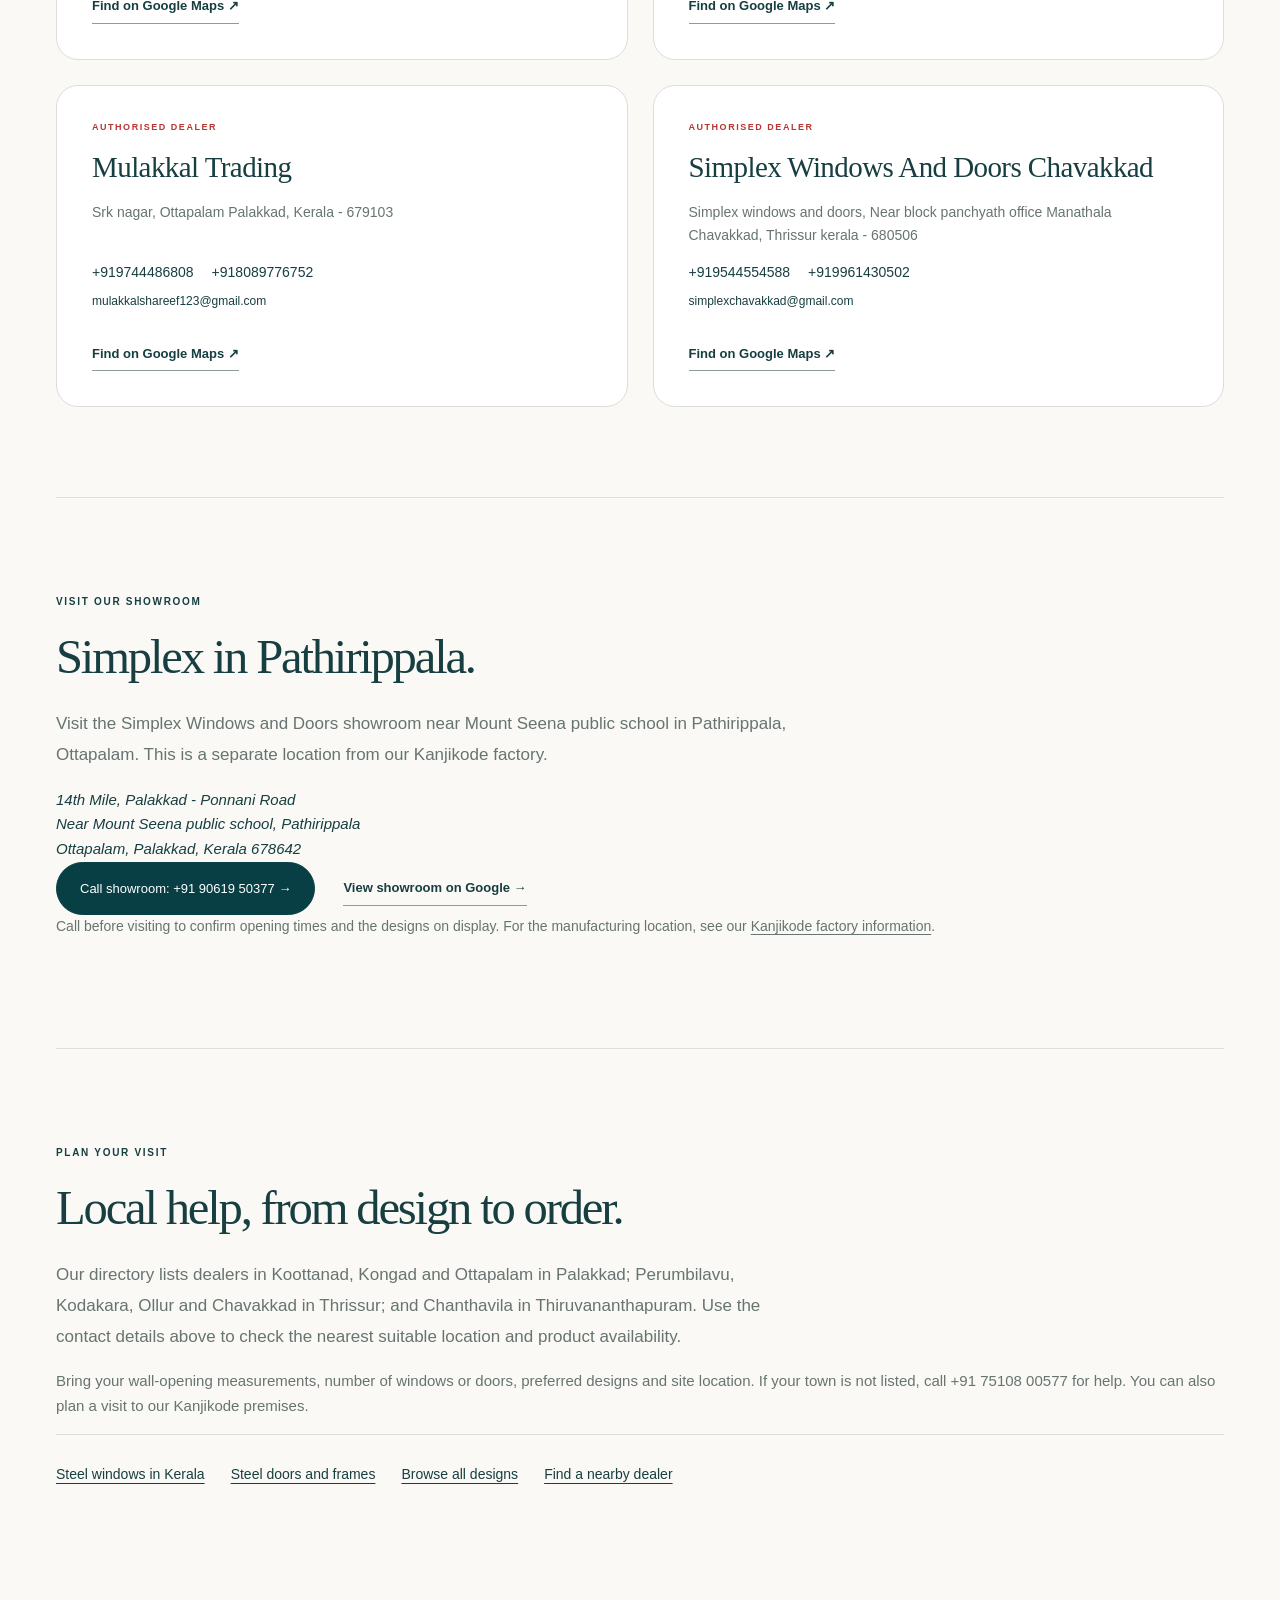
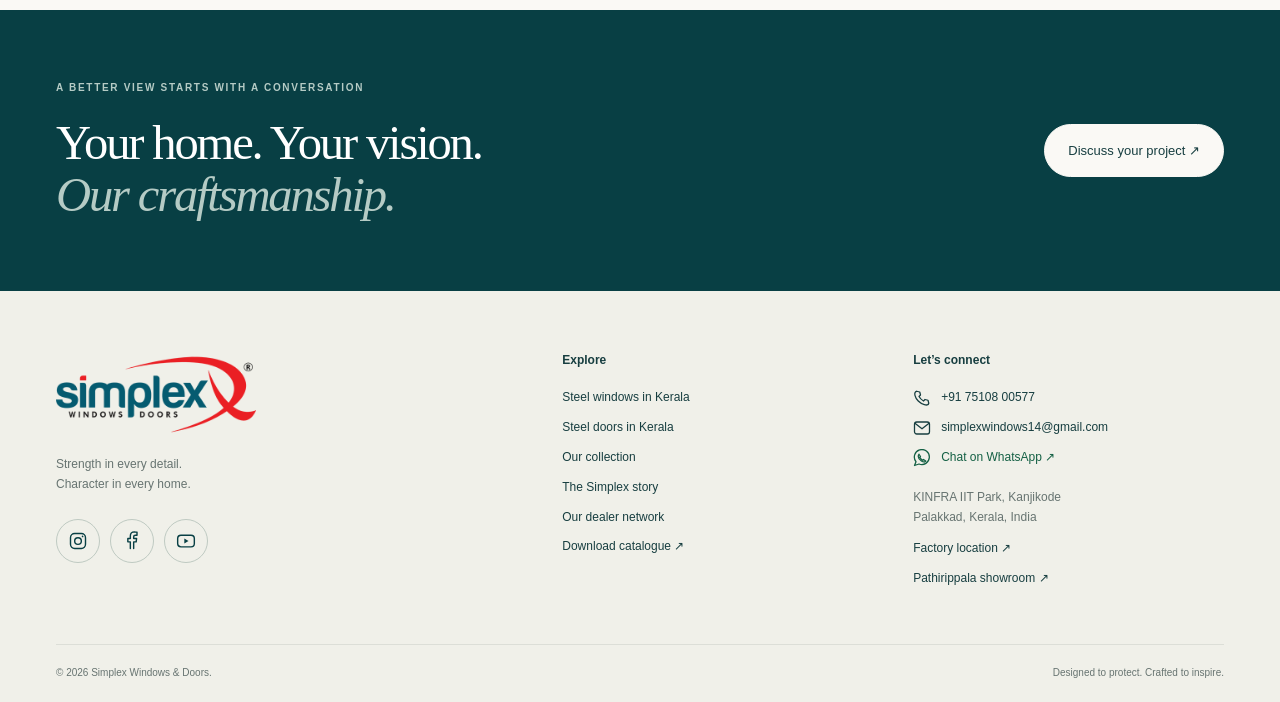
<file: franchises.html>
<!doctype html>
<html lang="en">
<head>
<meta charset="utf-8">
<meta name="viewport" content="width=device-width, initial-scale=1">
<title>Page moved | Simplex Windows &amp; Doors</title>
<link rel="canonical" href="https://www.simplexwindow.com/franchises/">
<script>location.replace("/franchises/" + location.search + location.hash);</script>
<noscript><meta http-equiv="refresh" content="0;url=/franchises/"></noscript>
</head>
<body><p>This page has moved. <a href="/franchises/">Continue to Simplex Windows &amp; Doors</a>.</p></body>
</html>
</file>
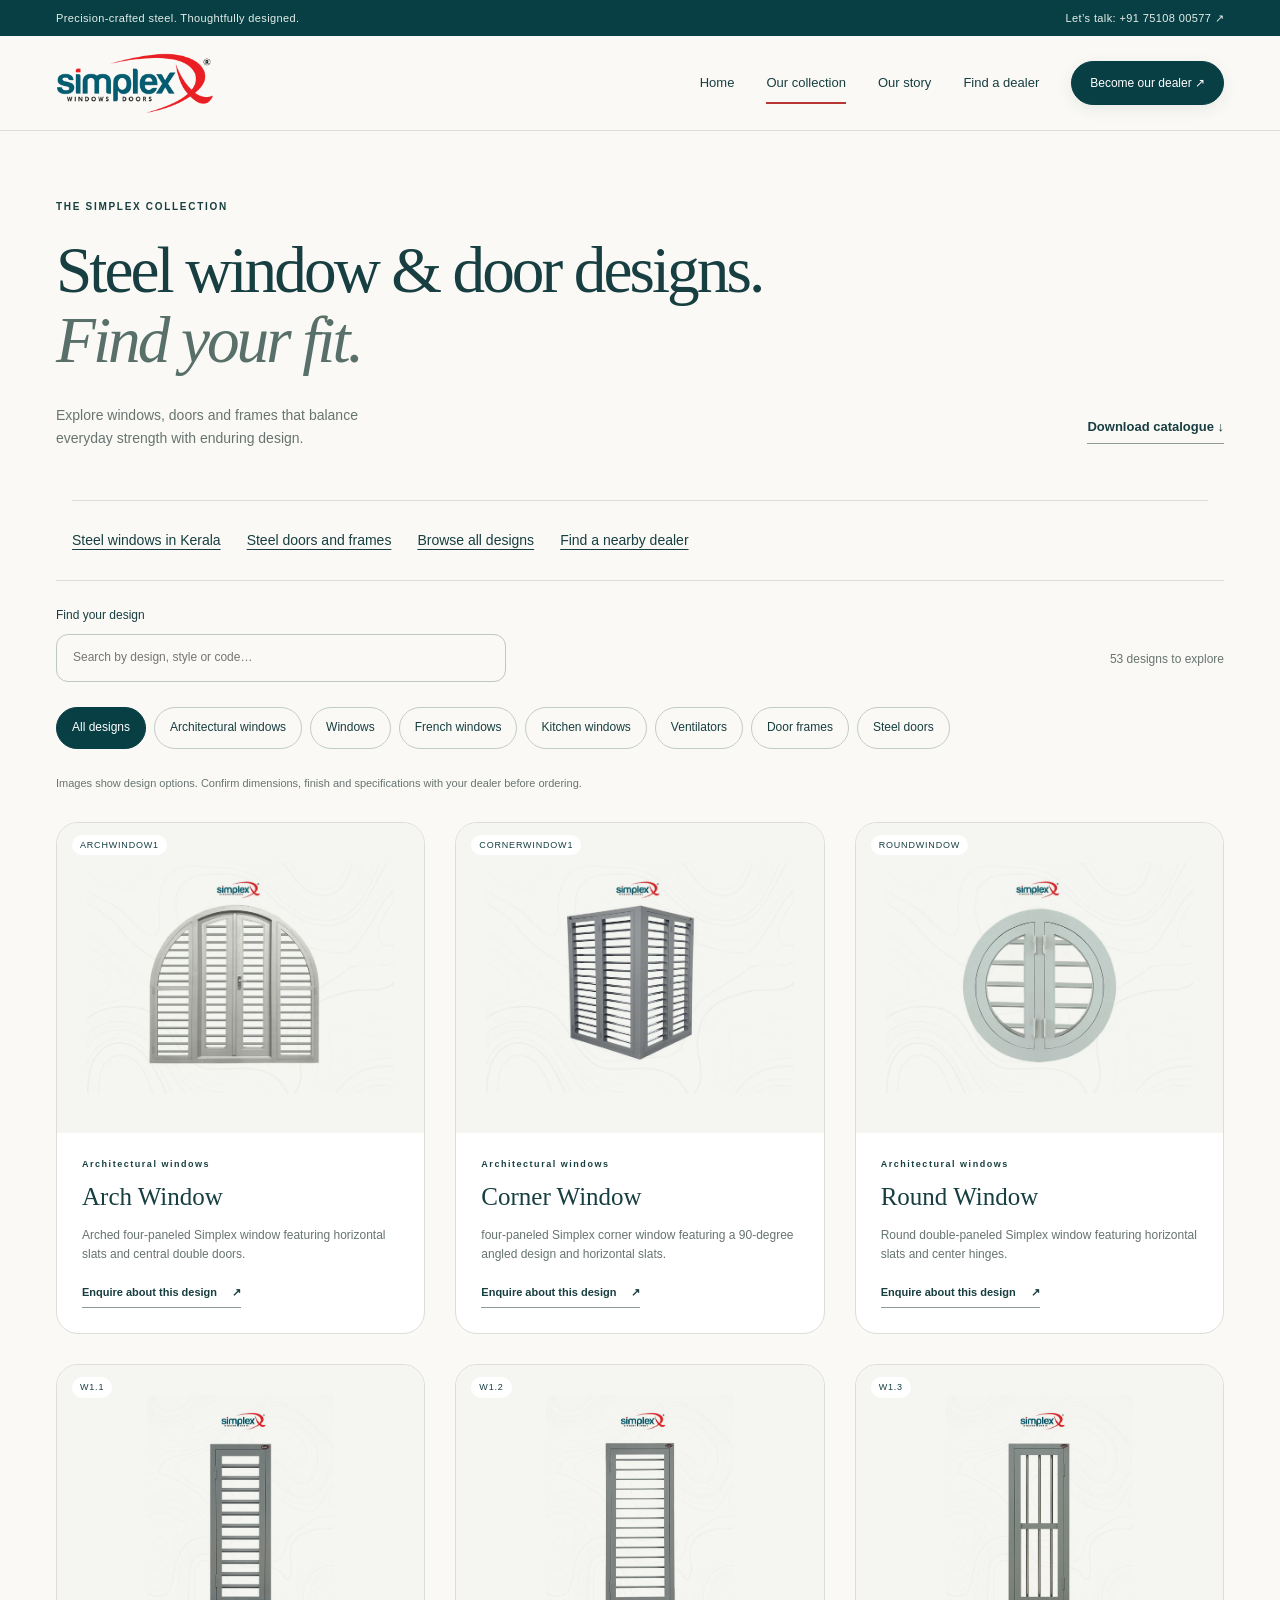
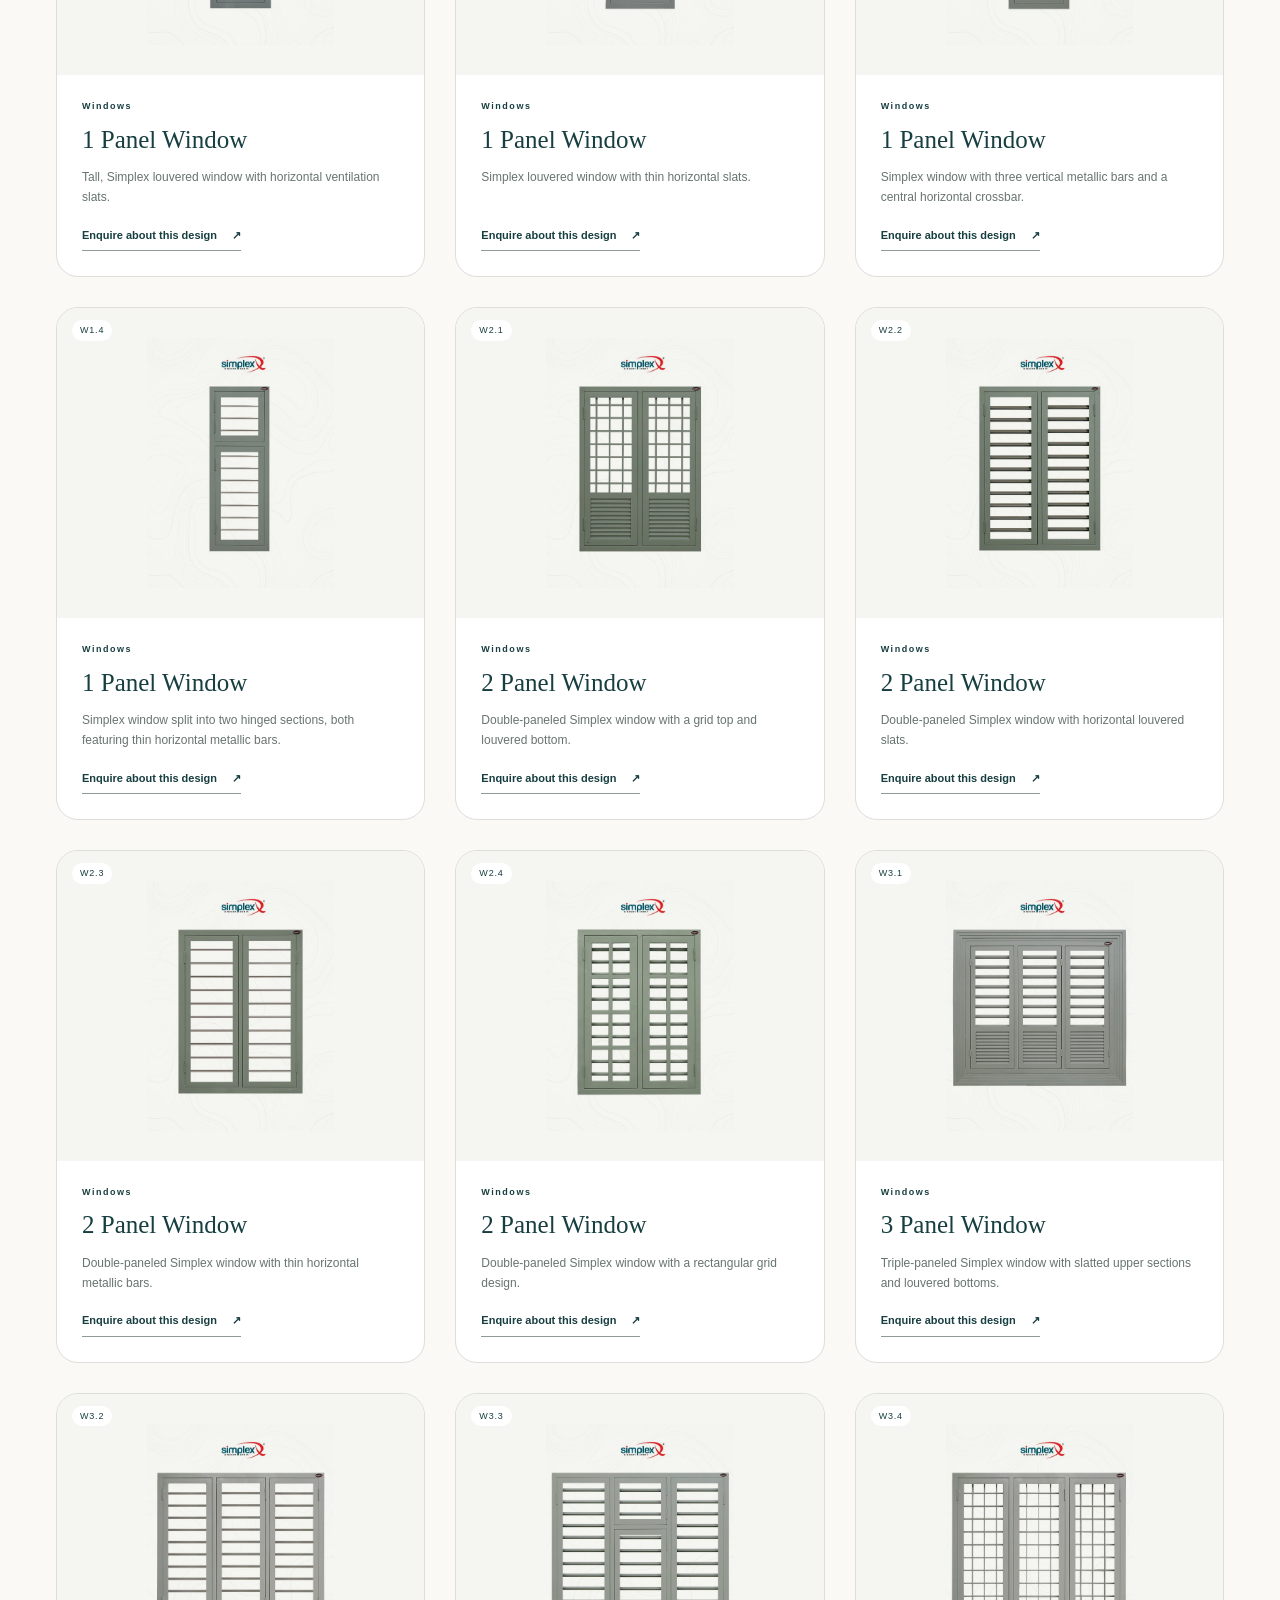
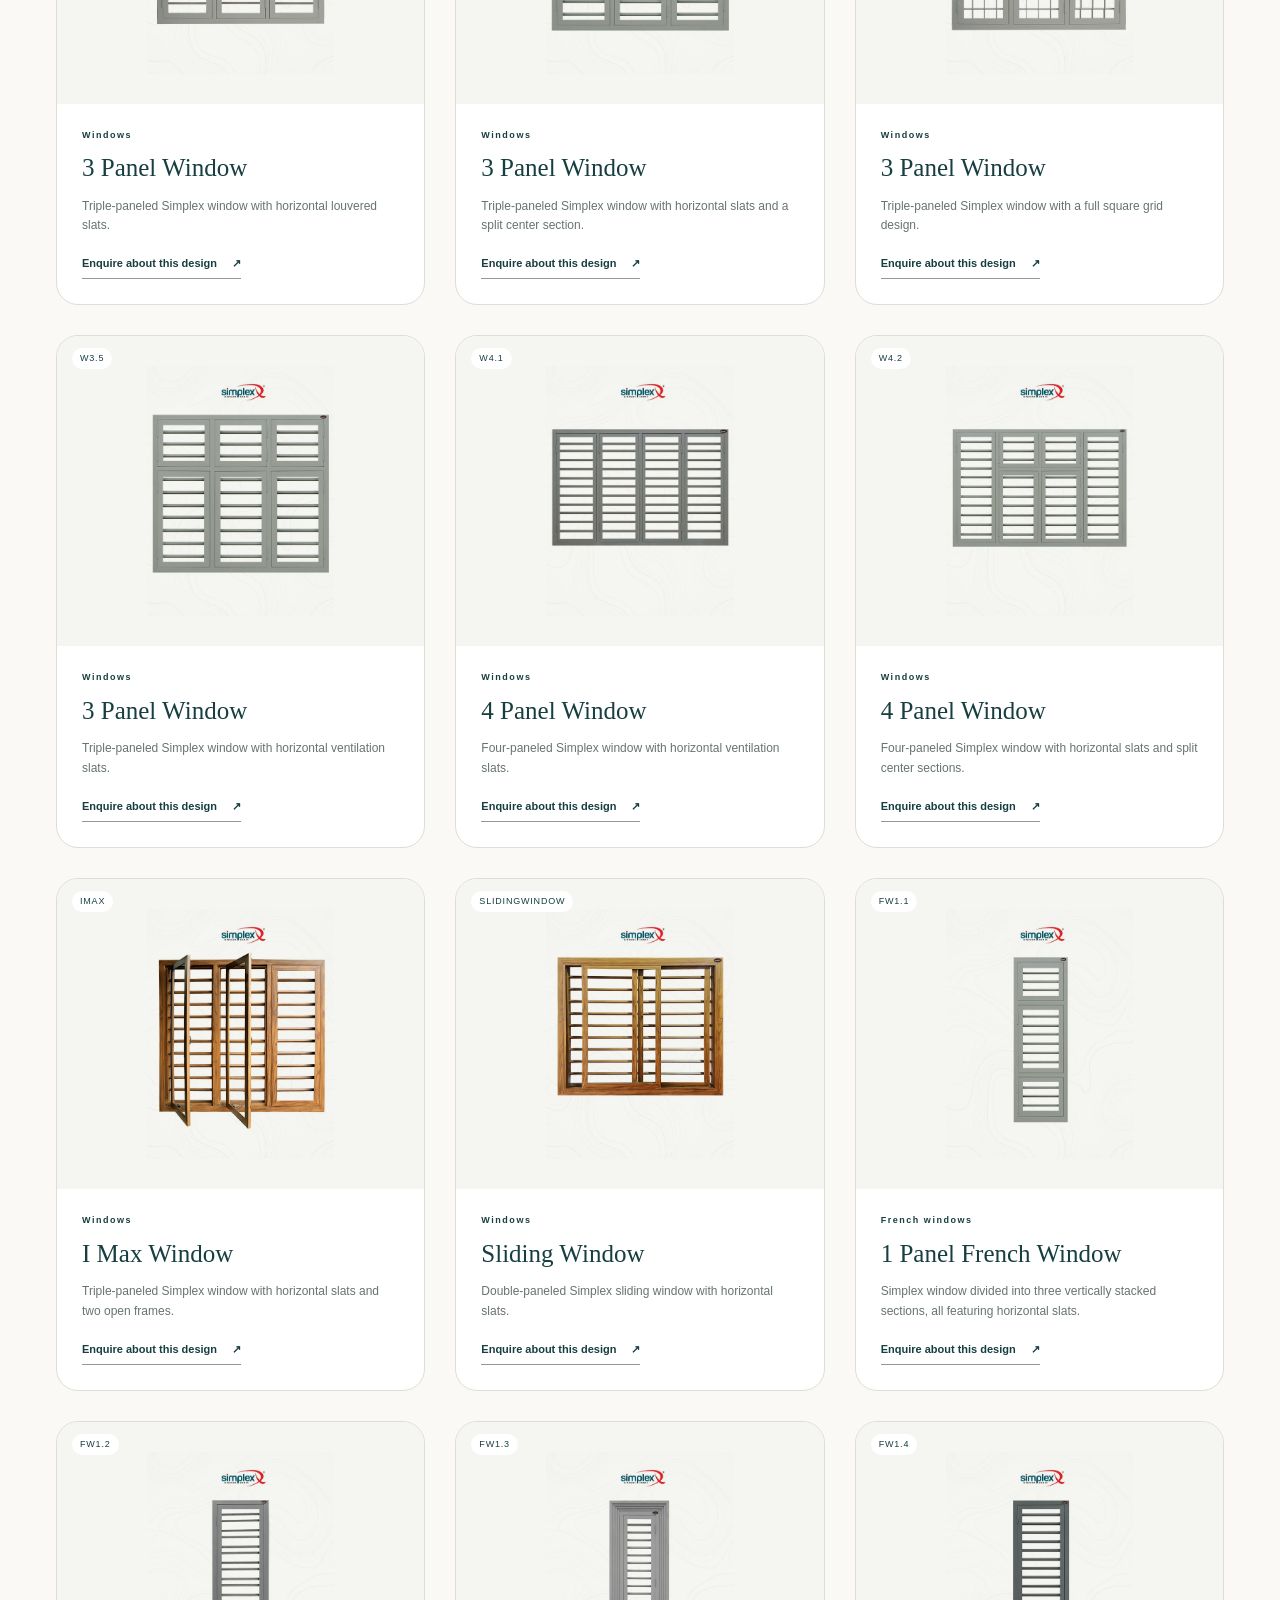
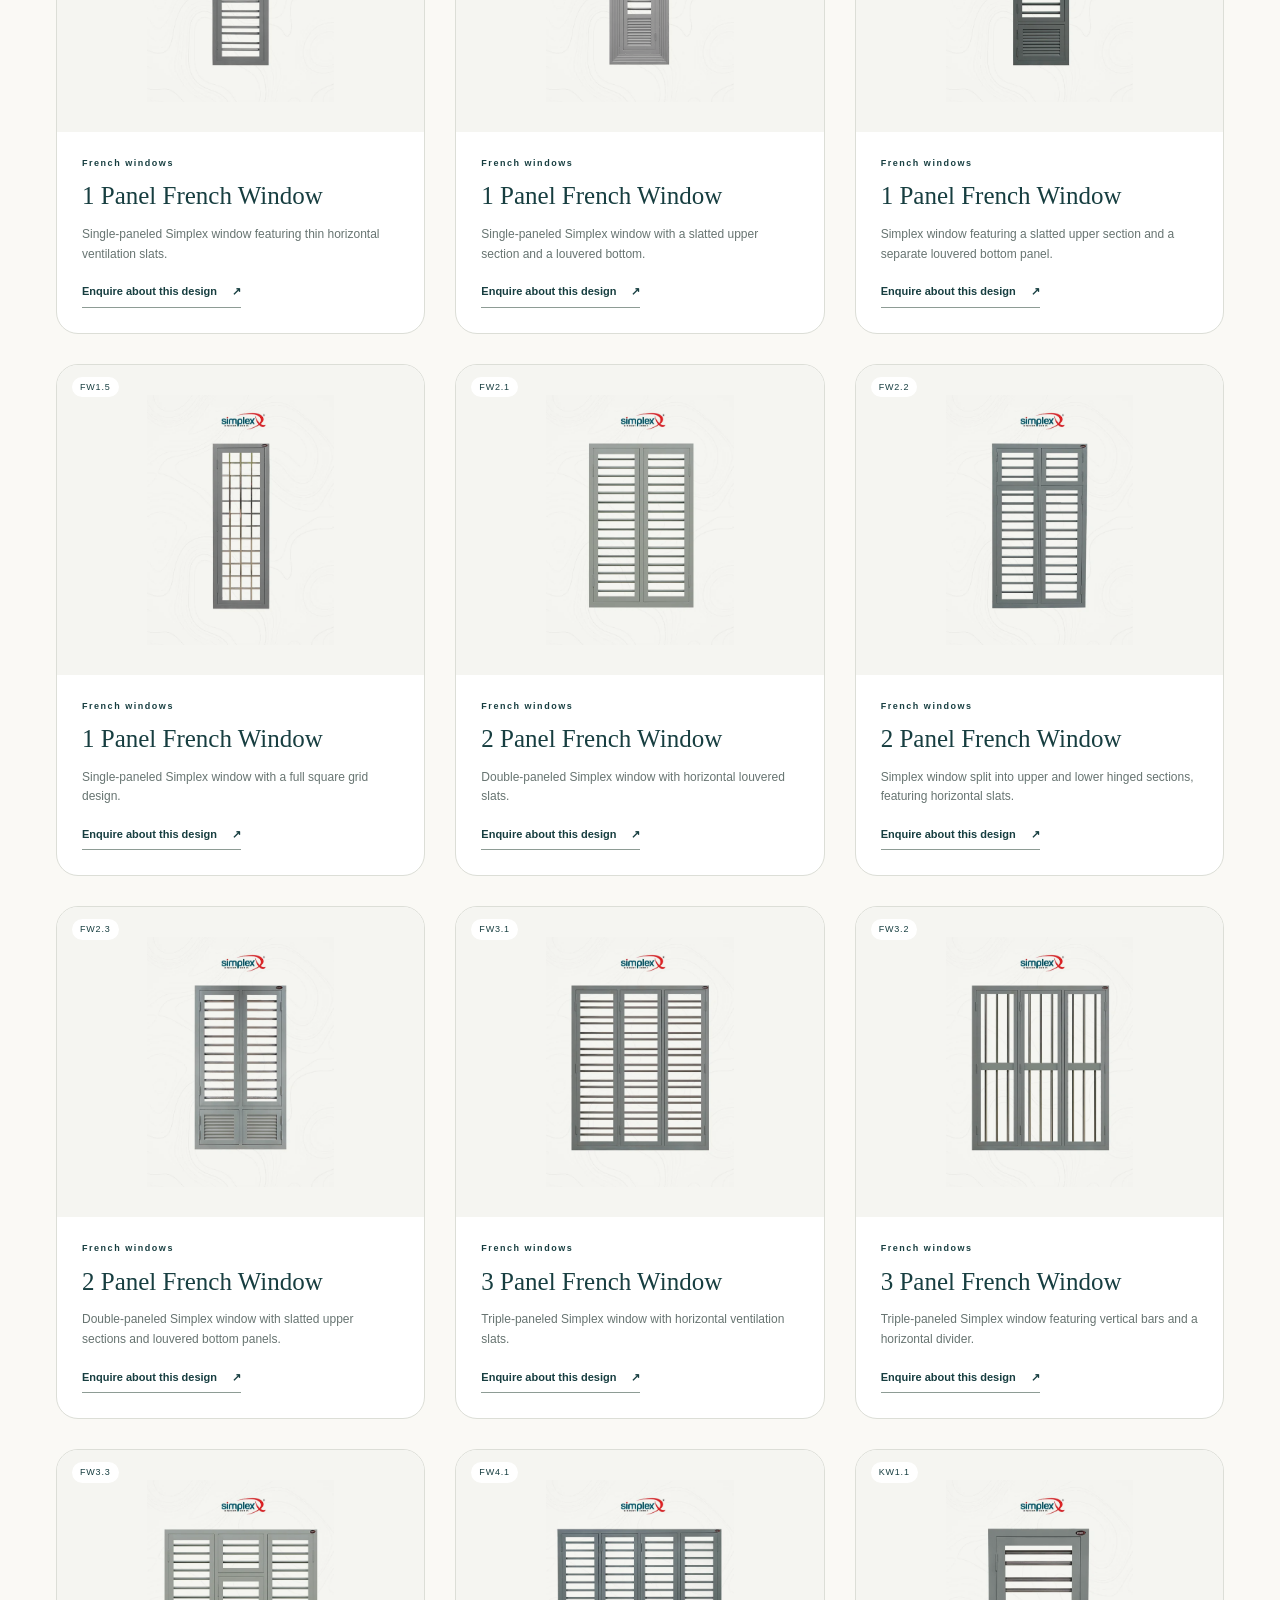
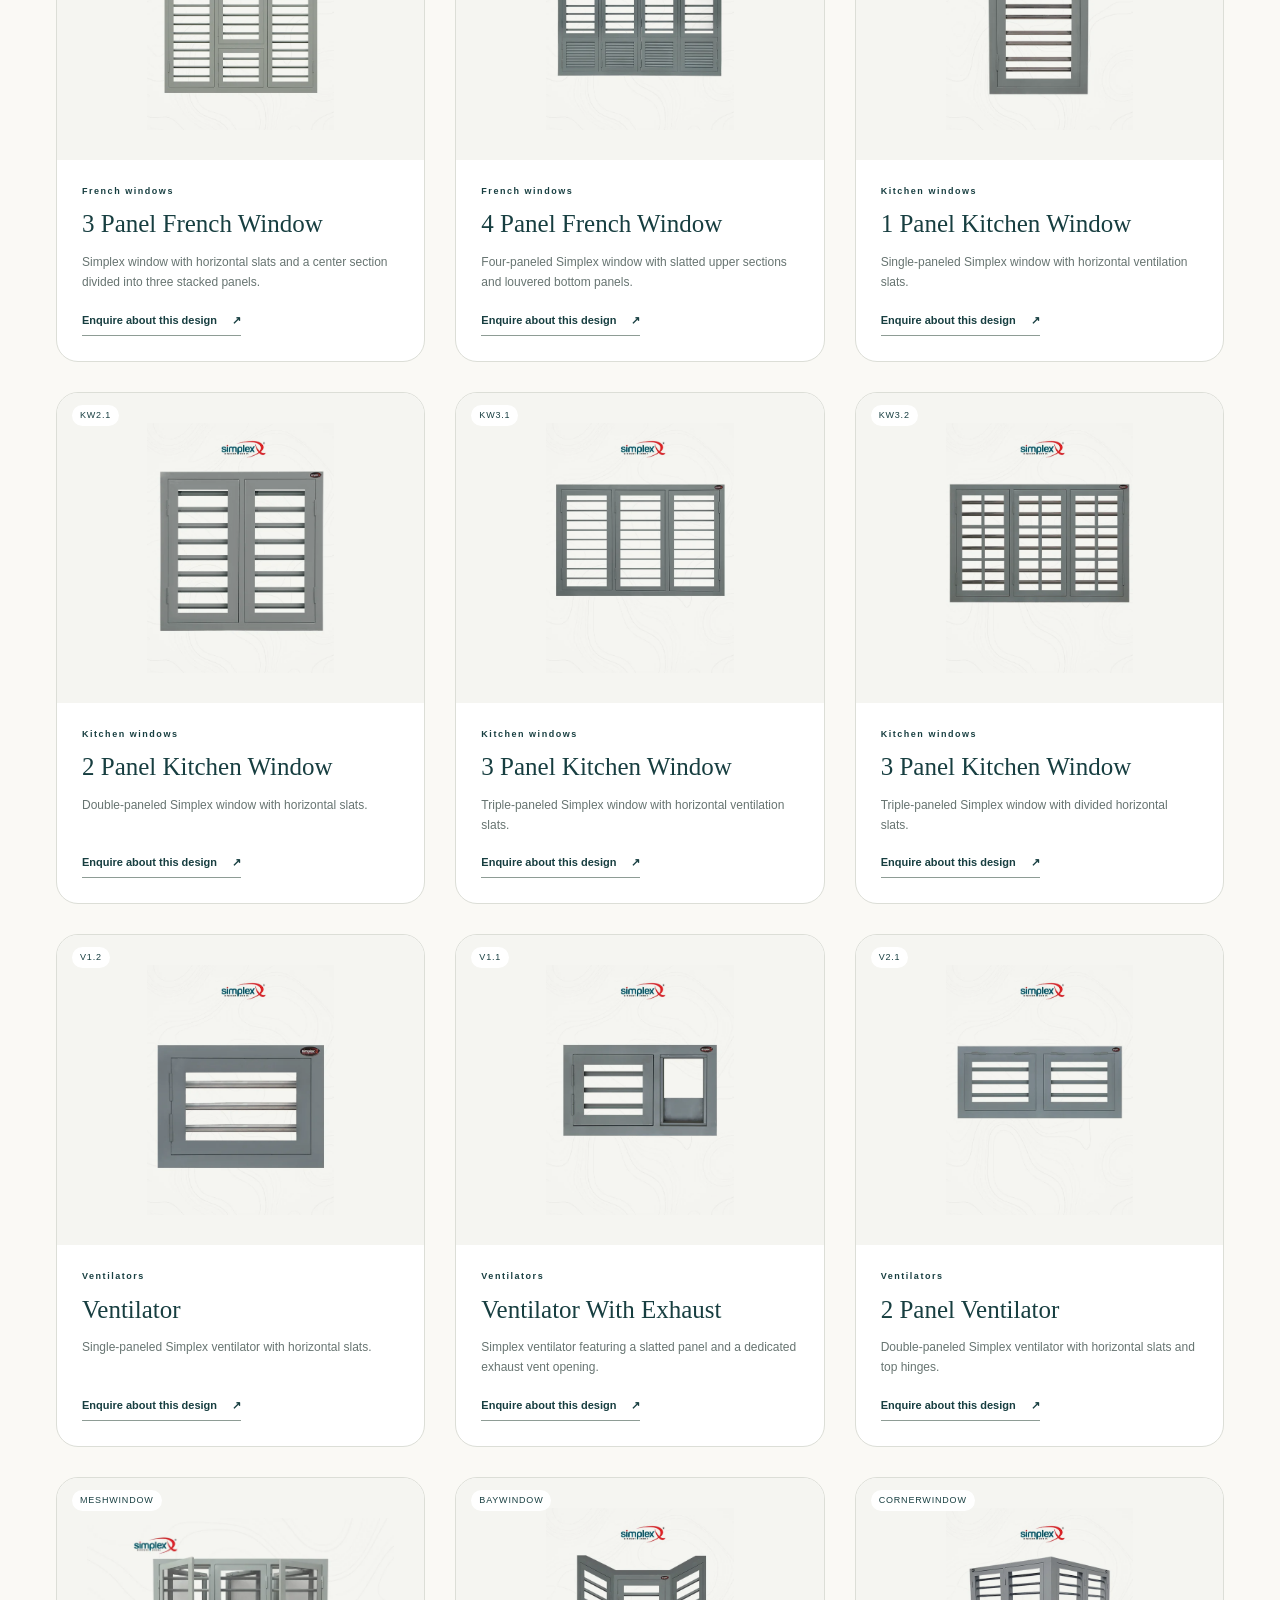
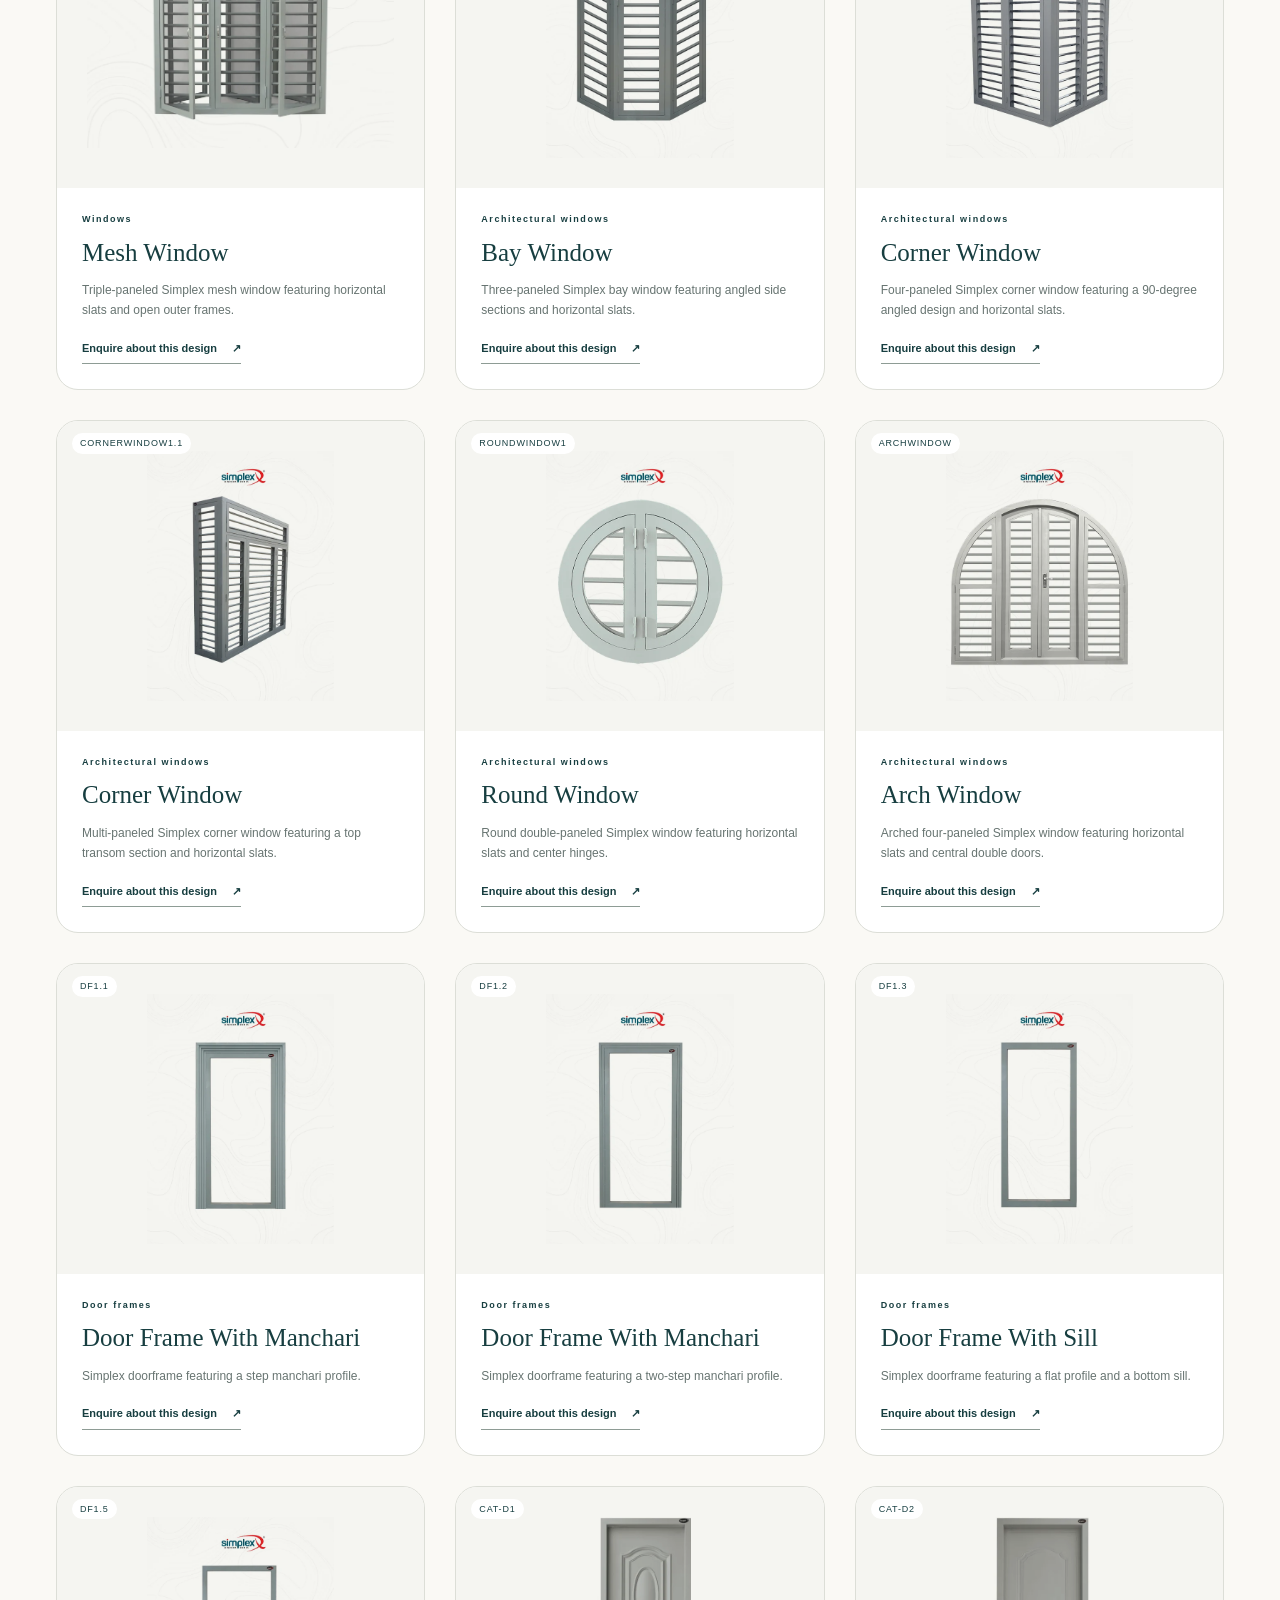
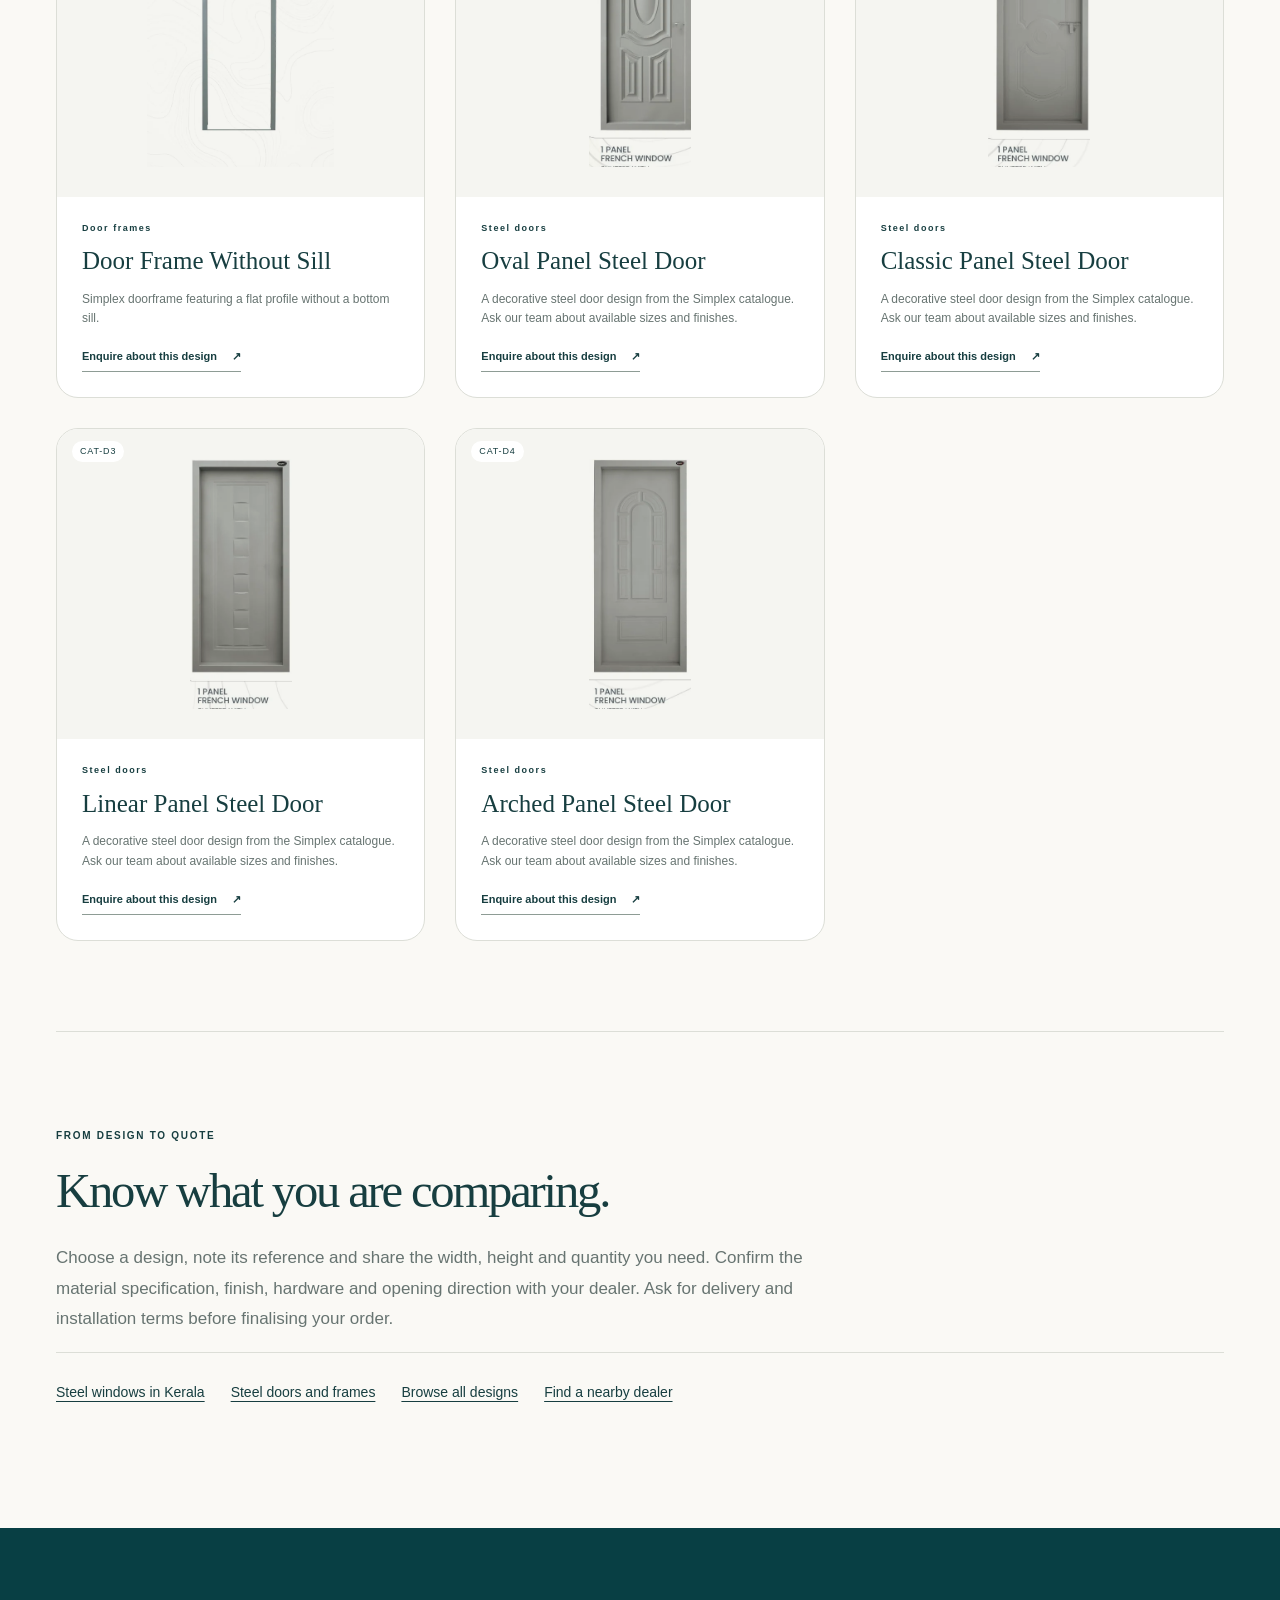
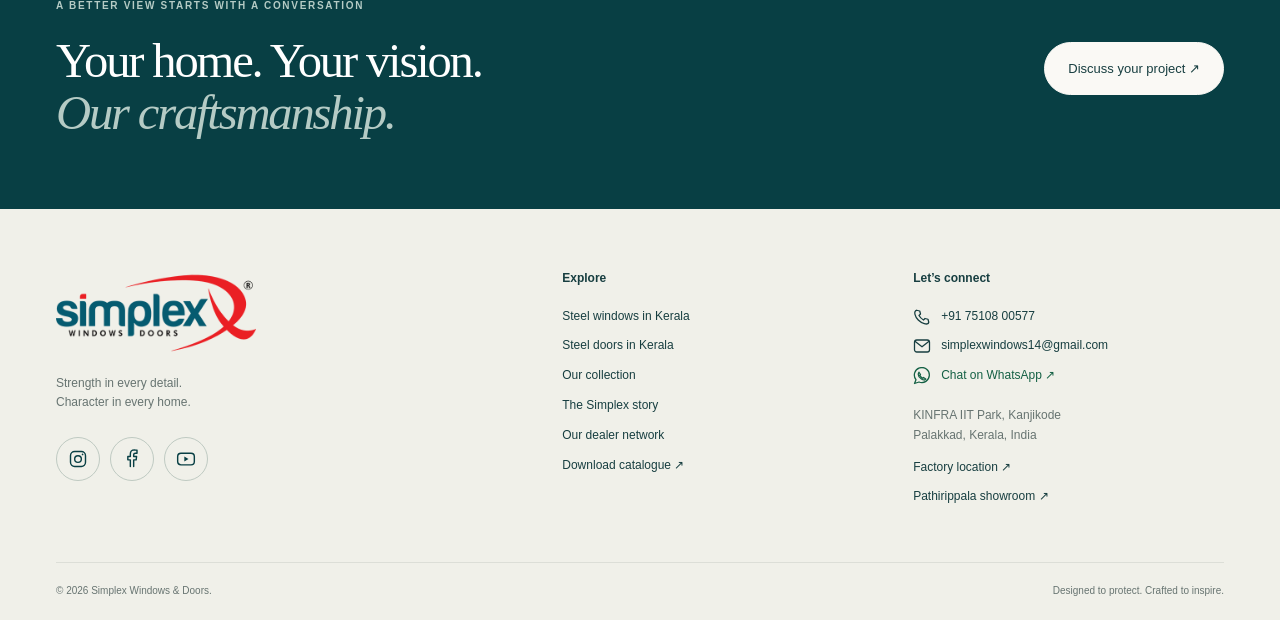
<file: products.html>
<!doctype html>
<html lang="en">
<head>
<meta charset="utf-8">
<meta name="viewport" content="width=device-width, initial-scale=1">
<title>Page moved | Simplex Windows &amp; Doors</title>
<link rel="canonical" href="https://www.simplexwindow.com/products/">
<script>location.replace("/products/" + location.search + location.hash);</script>
<noscript><meta http-equiv="refresh" content="0;url=/products/"></noscript>
</head>
<body><p>This page has moved. <a href="/products/">Continue to Simplex Windows &amp; Doors</a>.</p></body>
</html>
</file>
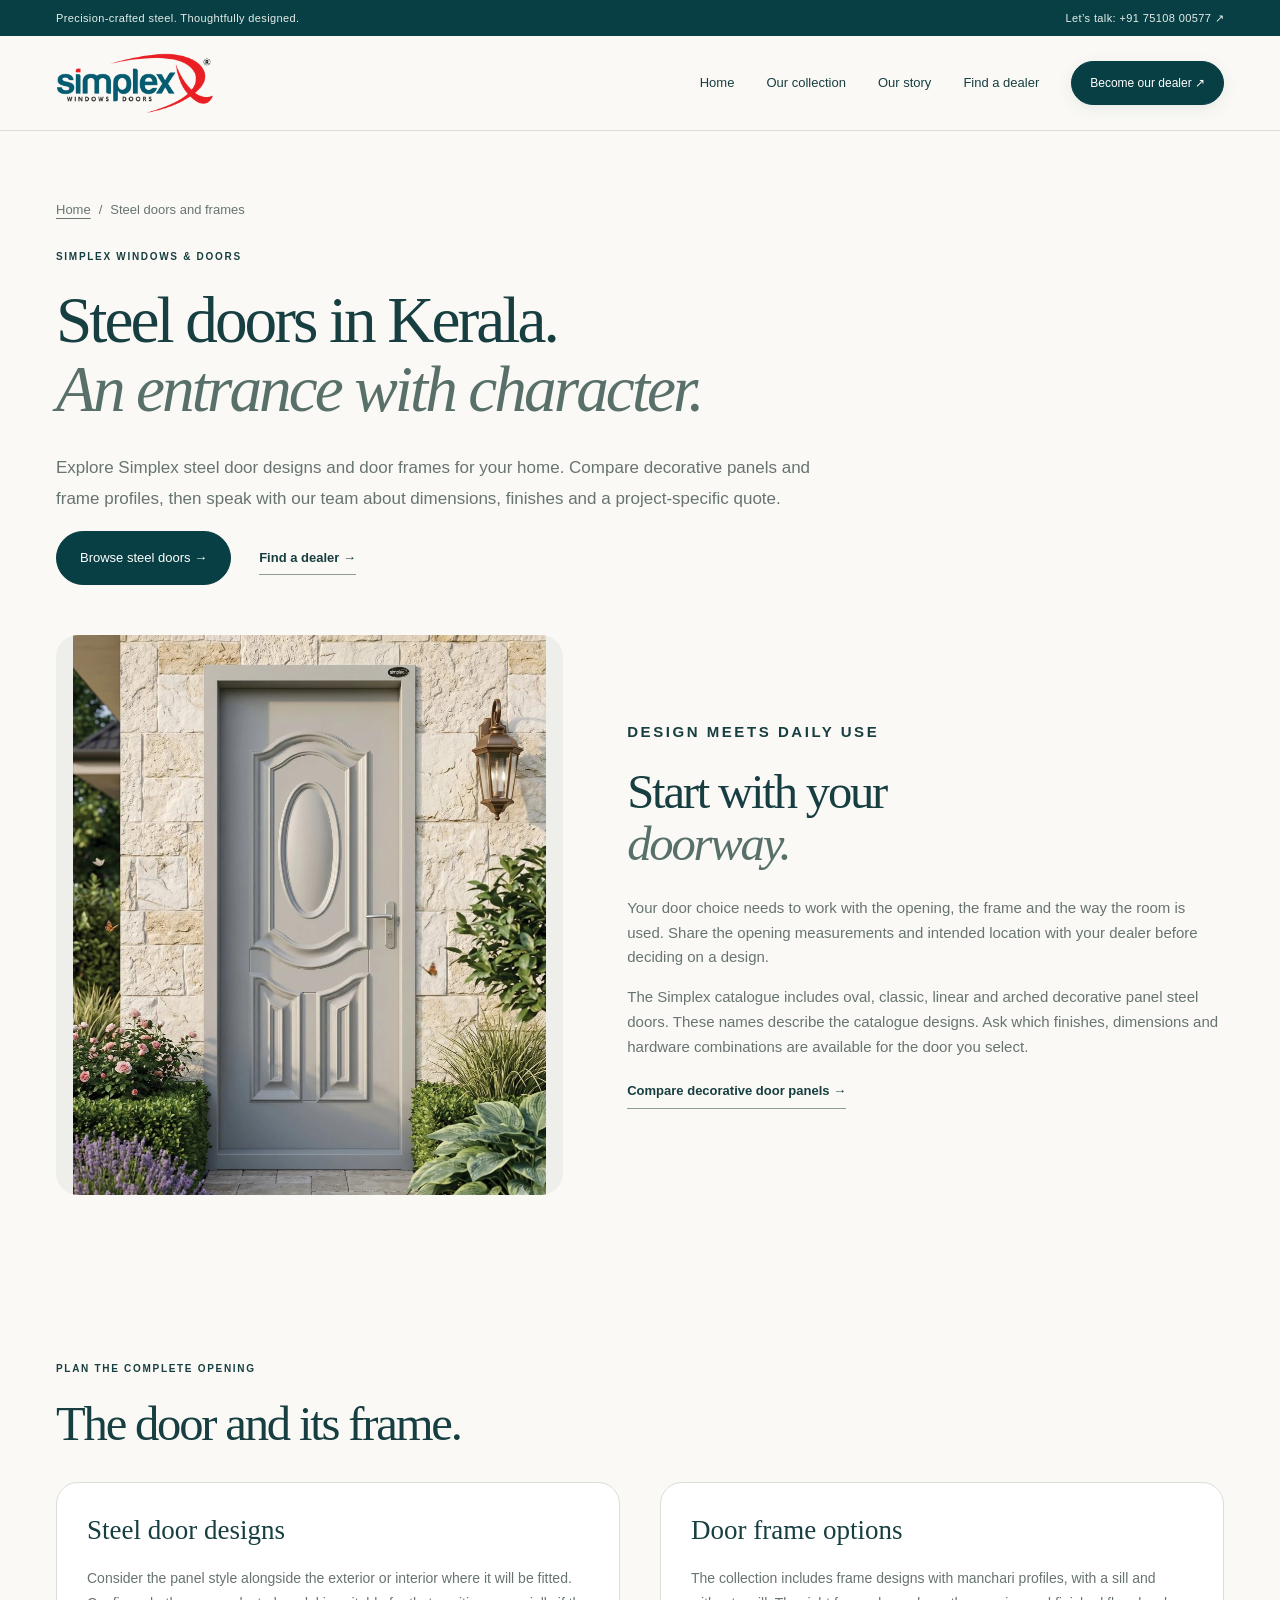
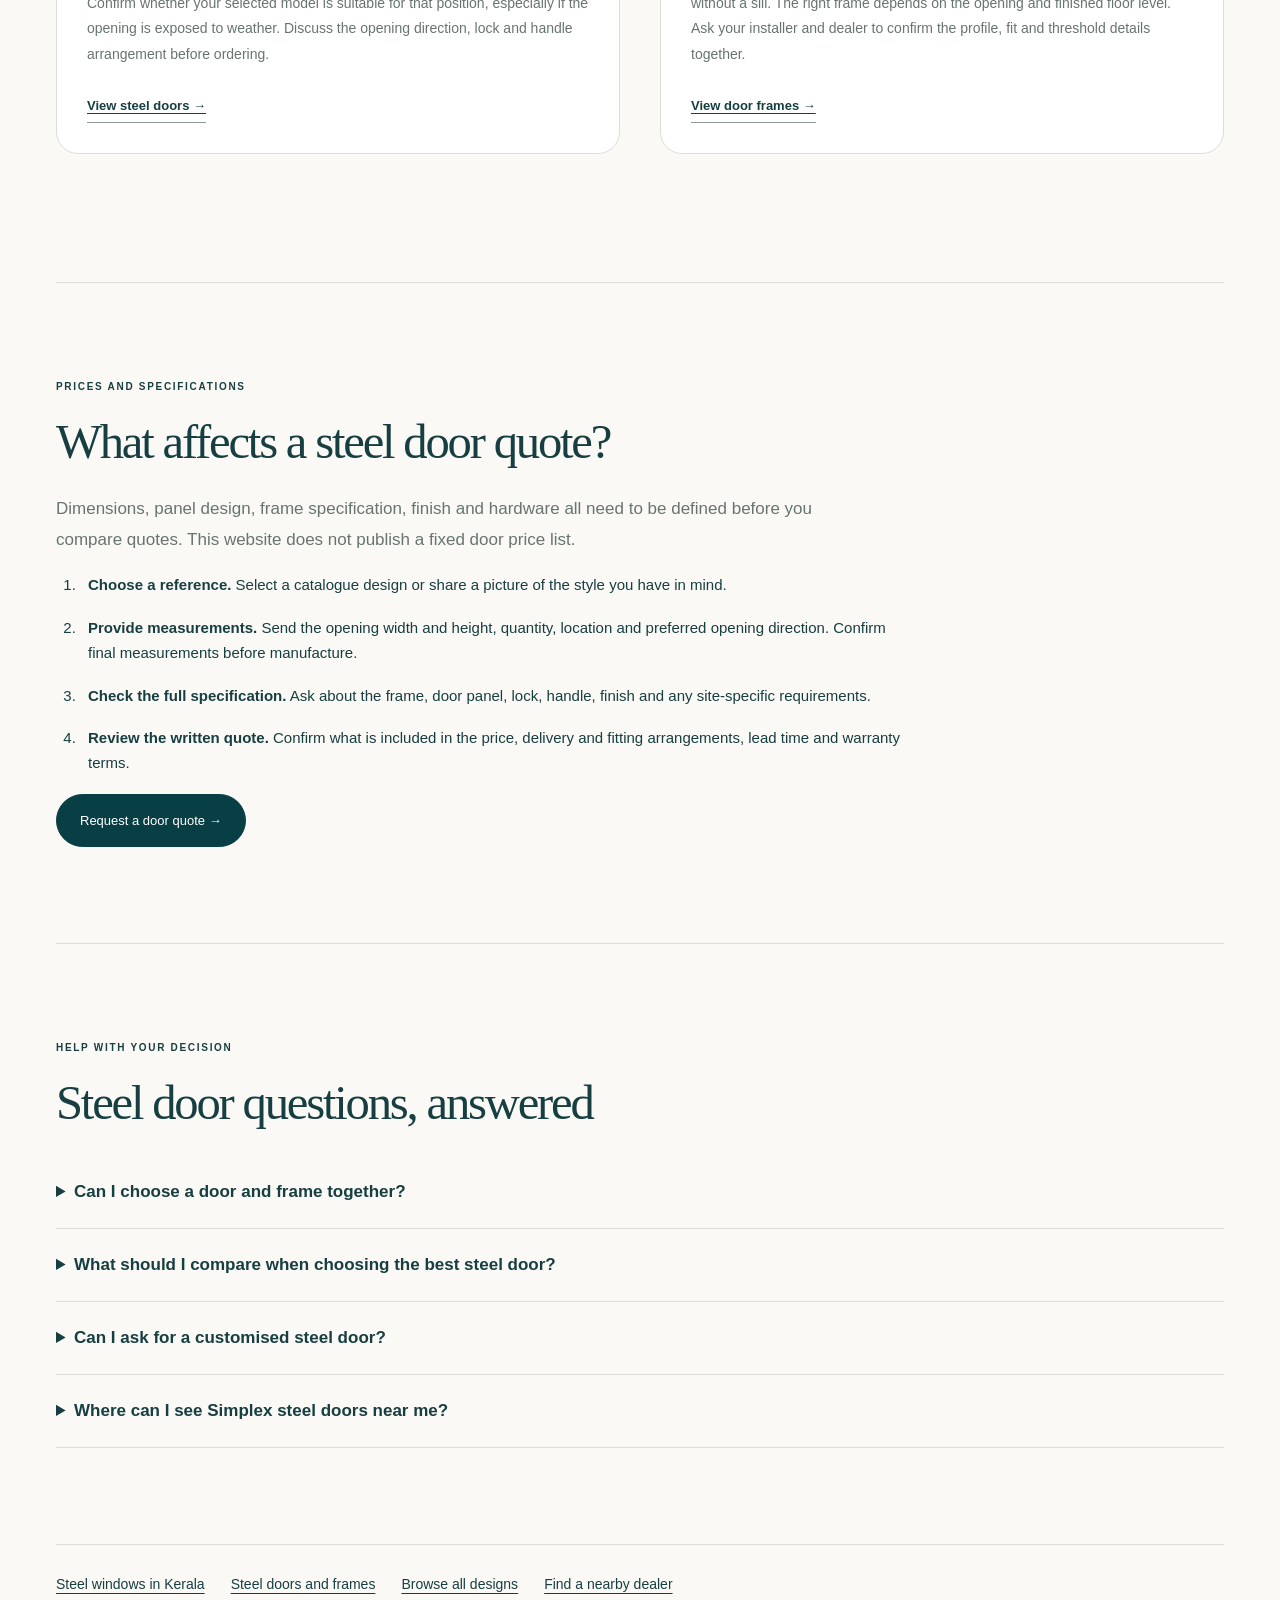
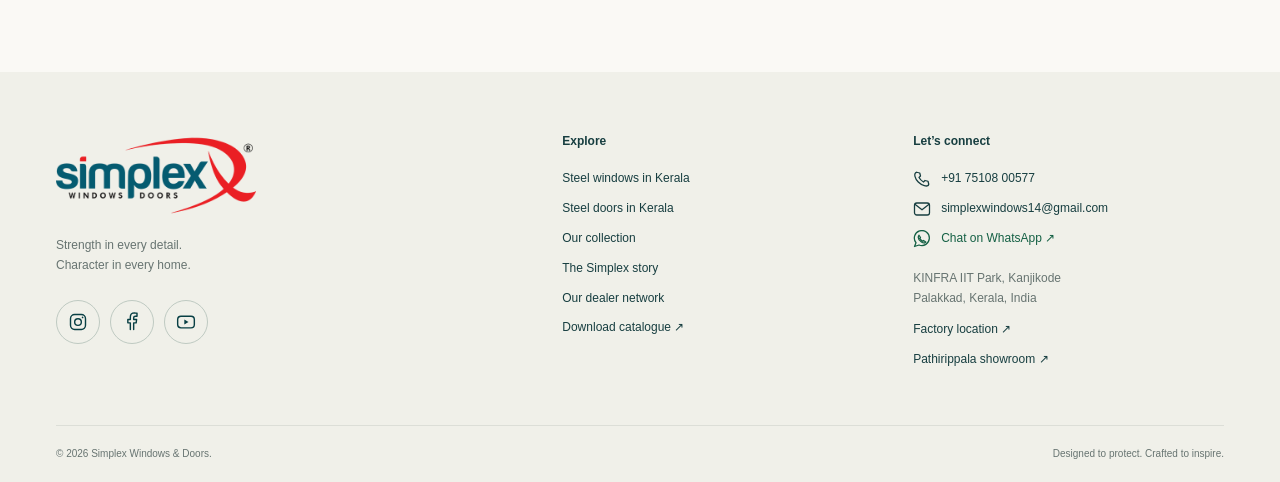
<file: steel-doors-kerala.html>
<!doctype html>
<html lang="en">
<head>
<meta charset="utf-8">
<meta name="viewport" content="width=device-width, initial-scale=1">
<title>Page moved | Simplex Windows &amp; Doors</title>
<link rel="canonical" href="https://www.simplexwindow.com/steel-doors-kerala/">
<script>location.replace("/steel-doors-kerala/" + location.search + location.hash);</script>
<noscript><meta http-equiv="refresh" content="0;url=/steel-doors-kerala/"></noscript>
</head>
<body><p>This page has moved. <a href="/steel-doors-kerala/">Continue to Simplex Windows &amp; Doors</a>.</p></body>
</html>
</file>
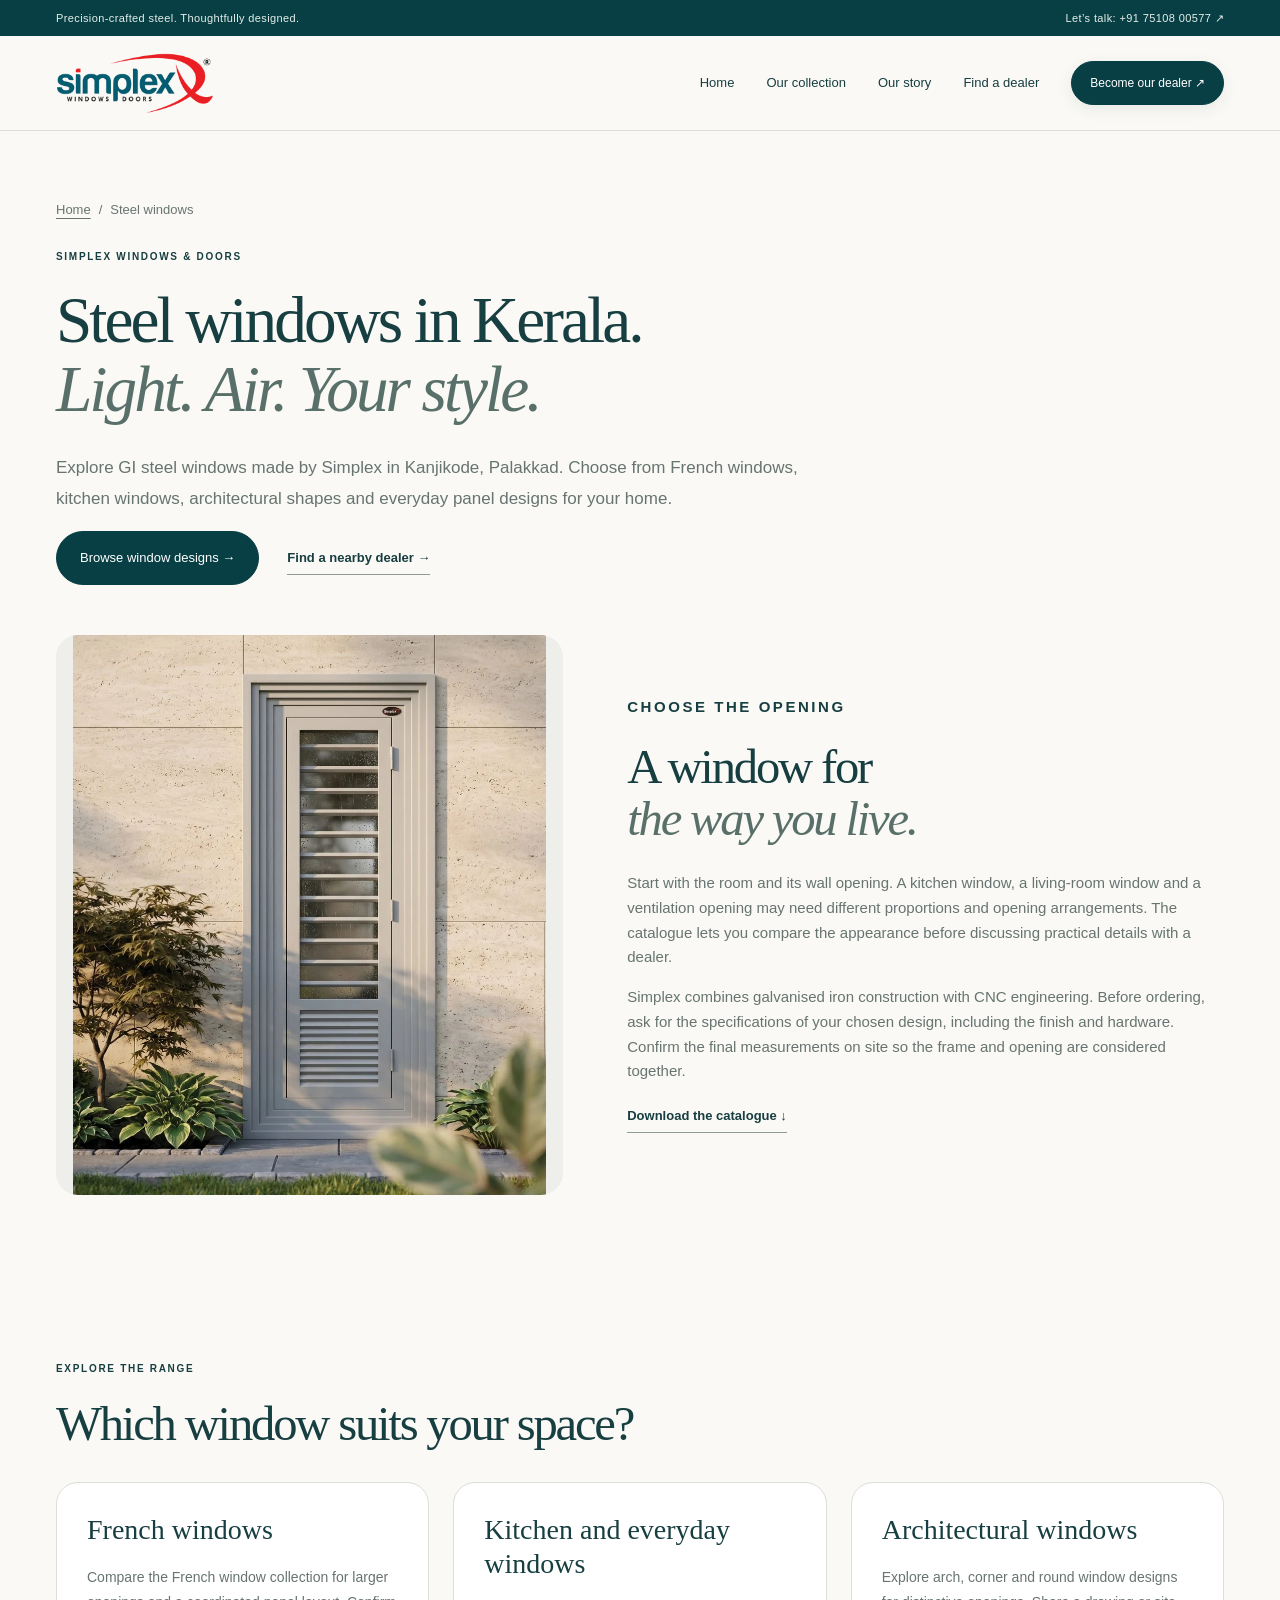
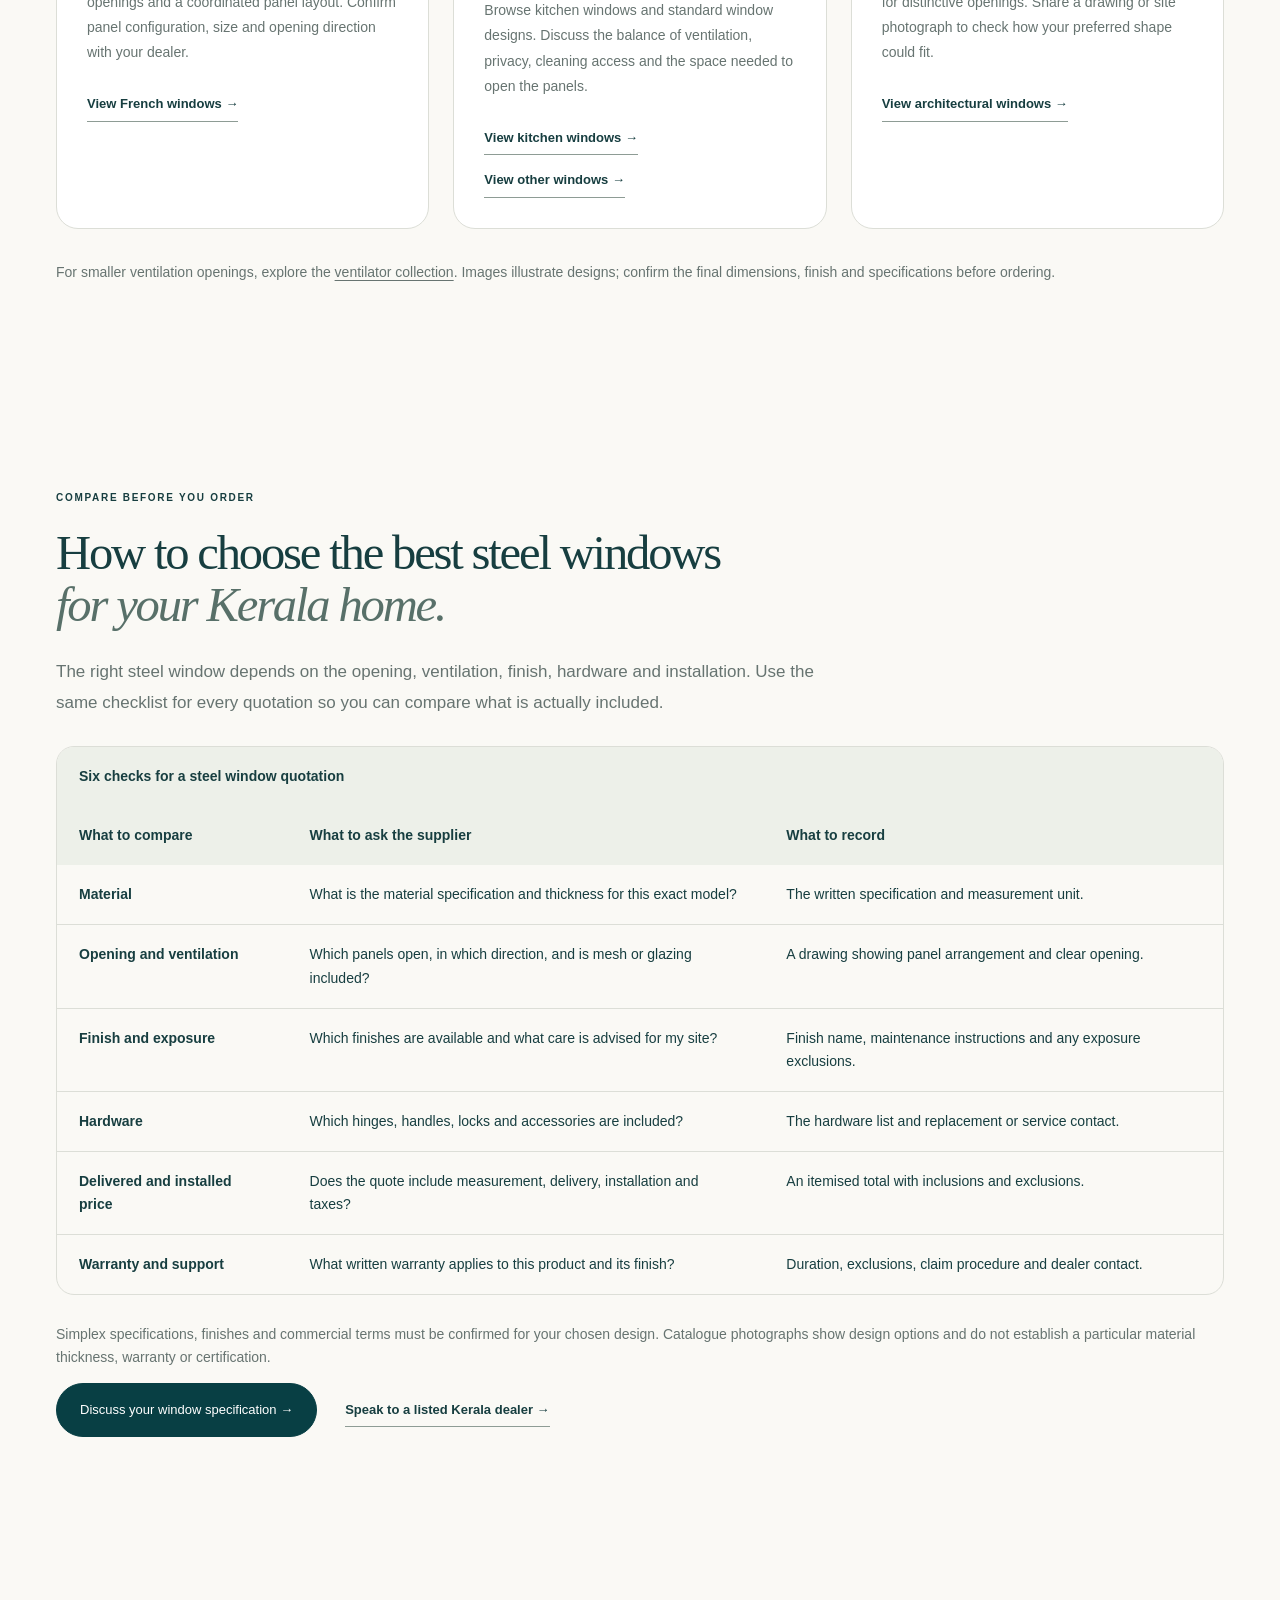
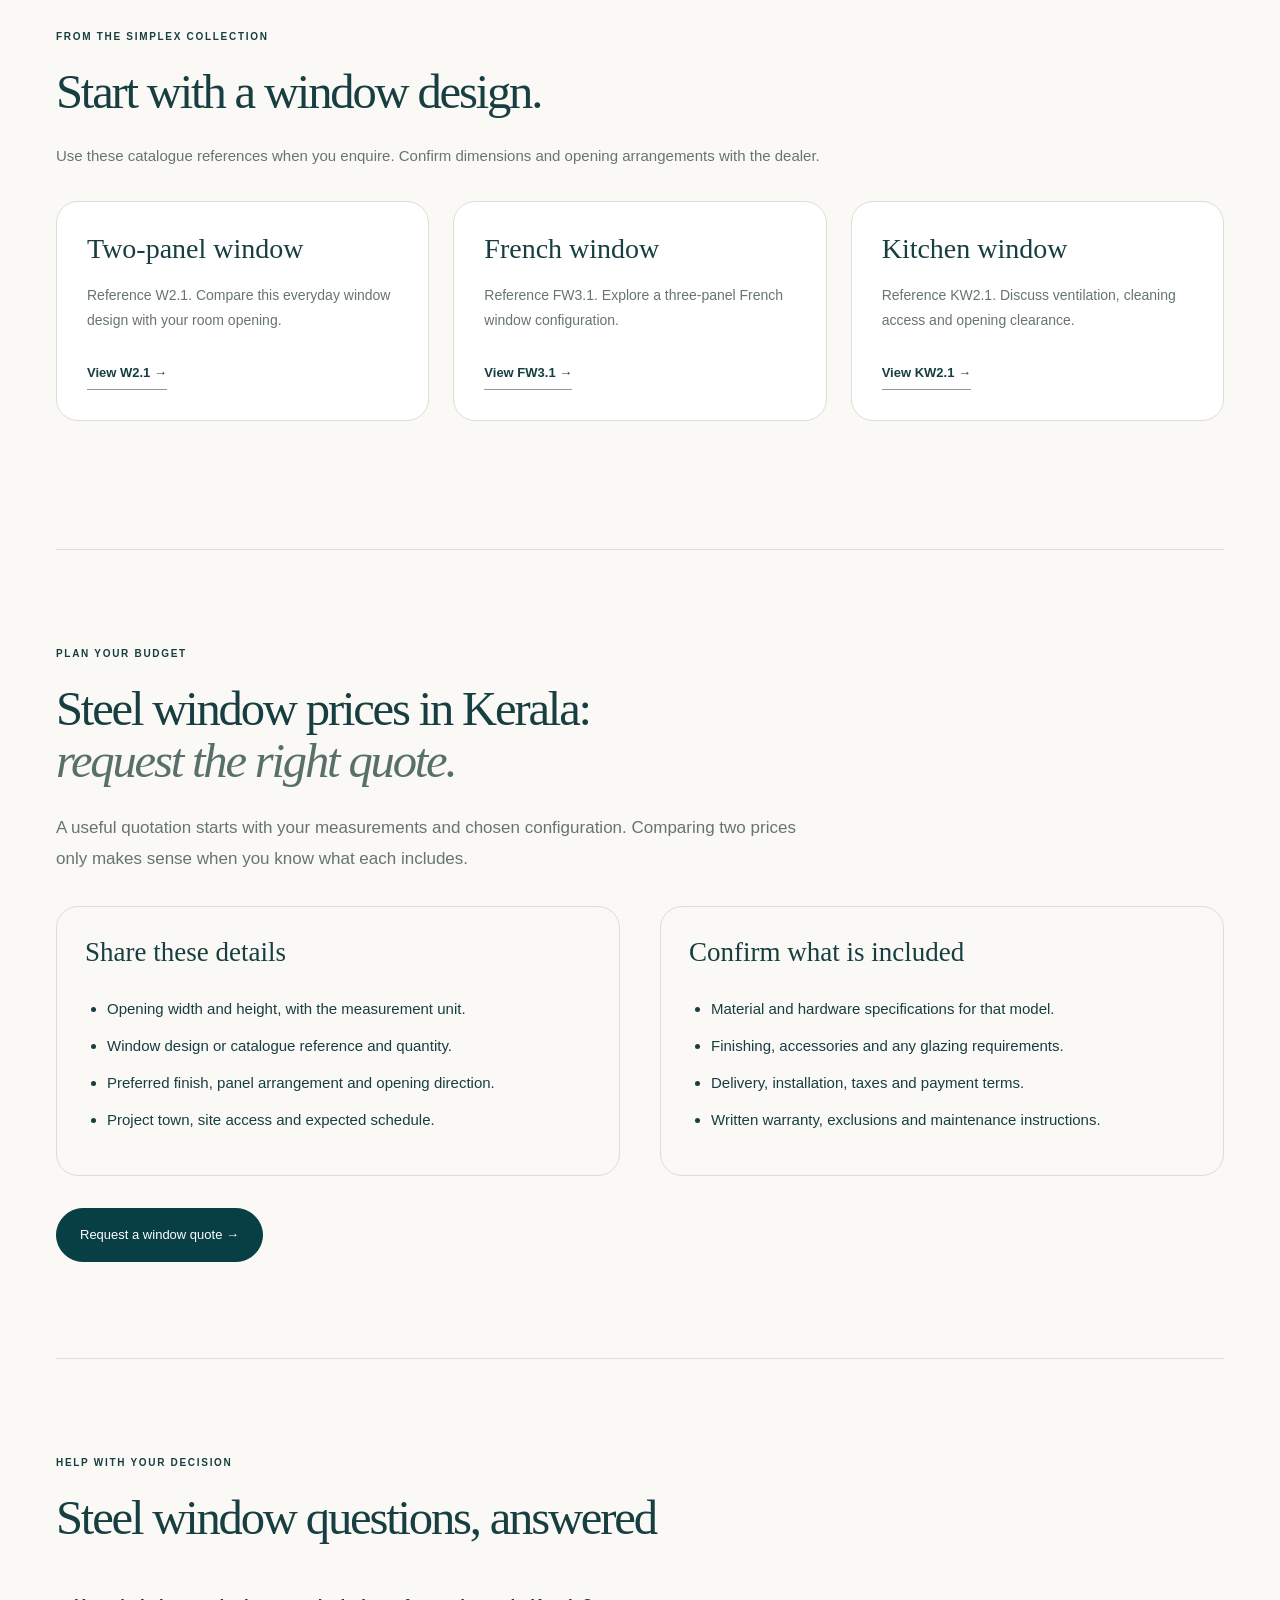
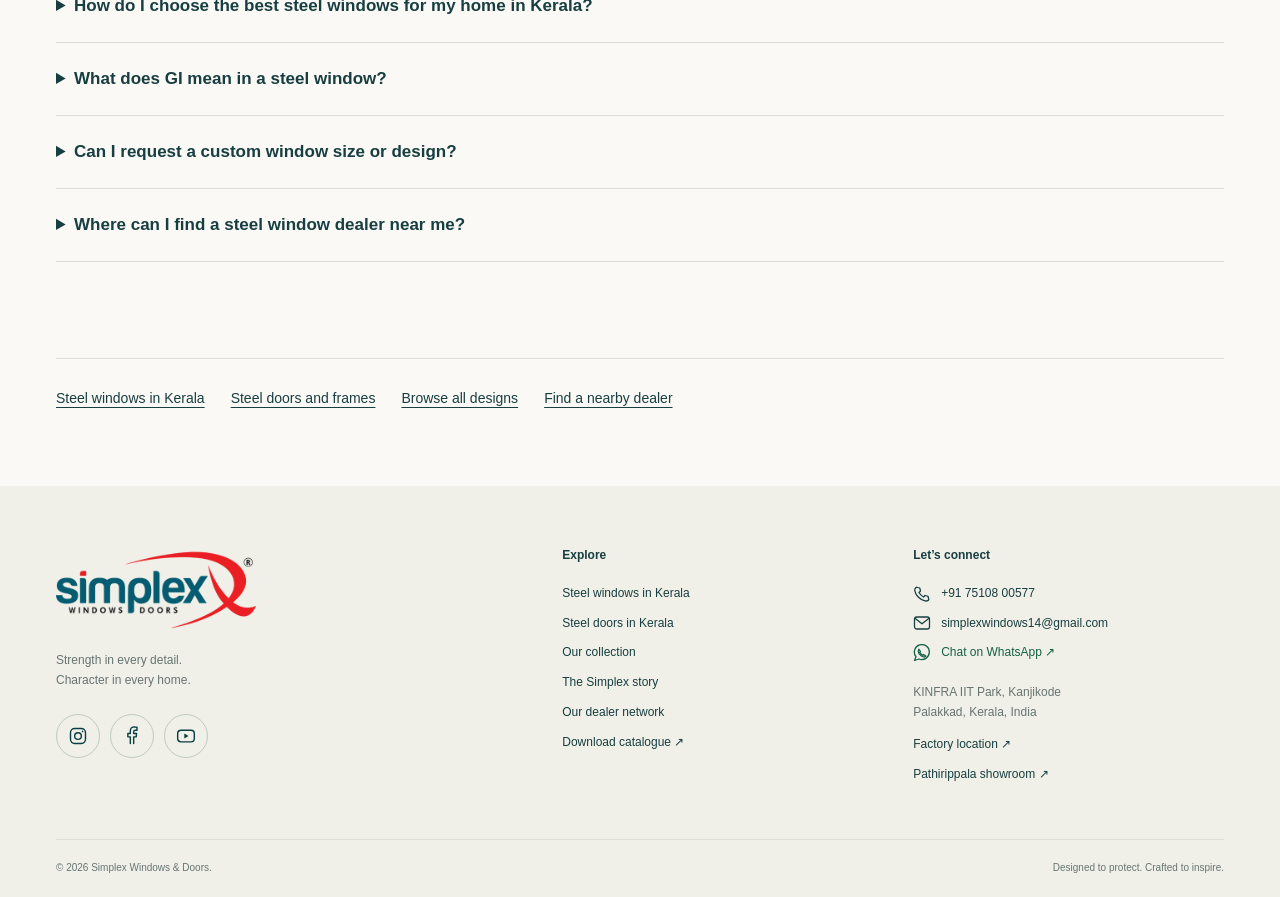
<file: steel-windows-kerala.html>
<!doctype html>
<html lang="en">
<head>
<meta charset="utf-8">
<meta name="viewport" content="width=device-width, initial-scale=1">
<title>Page moved | Simplex Windows &amp; Doors</title>
<link rel="canonical" href="https://www.simplexwindow.com/steel-windows-kerala/">
<script>location.replace("/steel-windows-kerala/" + location.search + location.hash);</script>
<noscript><meta http-equiv="refresh" content="0;url=/steel-windows-kerala/"></noscript>
</head>
<body><p>This page has moved. <a href="/steel-windows-kerala/">Continue to Simplex Windows &amp; Doors</a>.</p></body>
</html>
</file>
<file: assets/site.css>
@charset "UTF-8";
:root{
--ink:#173e40;
--deep:#083f44;
--muted:#677471;
--paper:#faf9f5;
--line:#dcded7;
--red:#b73532;
--serif:Georgia,'Times New Roman',serif}
*{
box-sizing:border-box}
html{
scroll-behavior:smooth;
scroll-padding-top:100px}
body{
margin:0;
background:var(--paper);
color:var(--ink);
font-family:'Segoe UI',Arial,sans-serif;
font-size:15px;
line-height:1.65}
button,input,textarea{
font:inherit}
a{
color:inherit;
text-decoration:none}
button,a,input,textarea{
-webkit-tap-highlight-color:transparent}
button{
cursor:pointer}
button:focus-visible,a:focus-visible{
outline:3px solid var(--red);
outline-offset:5px}
input:focus-visible,textarea:focus-visible{
outline:2px solid var(--deep);
outline-offset:2px}
img{
max-width:100%;
display:block}
h1,h2,h3,p{
margin-top:0}
h1,h2{
font-family:var(--serif);
font-weight:400;
letter-spacing:-.045em;
line-height:1.07}
h1{
font-size:clamp(46px,5.1vw,78px);
margin-bottom:28px}
h2{
font-size:clamp(36px,3.8vw,56px);
margin-bottom:26px}
h3{
font-size:21px;
line-height:1.3;
font-weight:500}
em{
font-weight:400;
color:#587069}
p{
color:var(--muted)}
.container{
width:min(1280px,calc(100% - 112px));
margin:auto}
.topbar{
background:var(--deep);
color:#e5efea;
font-size:11px;
letter-spacing:.035em;
padding:9px 0}
.topbar .container{
display:flex;
justify-content:space-between}
.site-header{
position:sticky;
top:0;
background:rgba(250,249,245,.97);
z-index:20;
border-bottom:1px solid var(--line)}
.nav-wrap{
display:flex;
align-items:center;
justify-content:space-between;
min-height:94px;
gap:30px}
.brand img{
width:158px;
height:64px;
object-fit:contain}
.site-header nav{
display:flex;
align-items:center;
gap:32px;
font-size:13px}
.site-header nav>a{
position:relative;
padding:10px 0}
.site-header nav>a:after{
content:'';
position:absolute;
bottom:0;
left:0;
width:0;
height:2px;
background:var(--red);
transition:width .2s}
.site-header nav>a:hover:after,.site-header nav>a[aria-current]:after{
width:100%}
.button{
display:inline-flex;
align-items:center;
justify-content:center;
gap:32px;
border:1px solid var(--deep);
background:var(--deep);
color:#fff;
padding:16px 23px;
font-size:13px;
line-height:1.5;
text-align:center;
transition:background .2s,transform .2s}
.button:hover{
background:#1c5656;
transform:translateY(-2px)}
.button.small{
font-size:12px;
padding:12px 18px;
gap:12px}
.text-link{
display:inline-flex;
align-items:center;
gap:24px;
font-size:13px;
font-weight:600;
background:none;
border:0;
border-bottom:1px solid #8e9c95;
padding:6px 0;
color:var(--ink)}
.text-link:hover{
color:var(--red);
border-color:var(--red)}
.eyebrow{
font-size:10px;
font-weight:600;
letter-spacing:.17em;
color:var(--ink);
margin-bottom:22px;
line-height:1.5}
.line{
display:inline-block;
width:28px;
height:1px;
background:var(--red);
vertical-align:middle;
margin-right:10px}
.hero{
display:grid;
grid-template-columns:1fr 1fr;
gap:66px;
padding-top:42px;
padding-bottom:48px;
align-items:center}
.hero-copy{
padding:26px 0}
.hero h1{
font-size:clamp(48px,5vw,76px)}
.hero-desc{
max-width:420px;
font-size:15px;
line-height:1.9;
margin-bottom:30px}
.hero-actions{
display:flex;
align-items:center;
gap:28px;
flex-wrap:wrap}
.hero-foot{
display:flex;
gap:15px;
align-items:center;
margin-top:46px}
.hero-foot p{
font-size:11px;
line-height:1.8;
margin:0}
.hero-foot strong{
font-weight:500;
color:var(--ink)}
.seal{
display:grid;
place-items:center;
width:42px;
height:42px;
border:1px solid #b6c0b6;
border-radius:50%;
font:italic 25px var(--serif)}
.hero-visual{
position:relative;
padding-right:17px}
.hero-photo{
width:100%;
height:580px;
object-fit:cover}
.photo-caption{
display:flex;
justify-content:space-between;
font-size:8px;
letter-spacing:.12em;
padding-top:13px;
gap:12px}
.vertical-label{
position:absolute;
writing-mode:vertical-rl;
right:-8px;
top:30px;
letter-spacing:.19em;
font-size:8px}
.qualities{
border-block:1px solid var(--line);
padding:22px 0}
.qualities .container{
display:flex;
justify-content:space-between;
gap:16px;
font-size:12px}
.qualities span:before{
content:'✦';
color:var(--red);
margin-right:12px}
.section{
padding-top:96px;
padding-bottom:96px}
.section-heading{
display:flex;
justify-content:space-between;
align-items:flex-end;
gap:32px;
margin-bottom:42px}
.section-heading h2{
margin-bottom:0}
.section-heading>div:last-child>p{
font-size:13px}
.collection-grid{
display:grid;
grid-template-columns:repeat(3,1fr);
gap:26px}
.collection-card>div{
position:relative;
overflow:hidden;
background:#e8e7df}
.collection-card img{
width:100%;
height:400px;
object-fit:cover;
transition:transform .5s}
.collection-card:hover img{
transform:scale(1.035)}
.round-arrow{
position:absolute;
bottom:18px;
right:18px;
background:var(--paper);
border-radius:50%;
width:40px;
height:40px;
display:grid;
place-items:center;
font-size:21px}
.collection-card p{
margin:22px 0 6px;
font-size:9px;
letter-spacing:.12em}
.collection-card h3{
font-size:24px;
font-family:var(--serif)}
.story{
background:#eeeFE8;
padding:80px 0}
.story-grid{
display:grid;
grid-template-columns:1fr 1fr;
gap:90px;
align-items:center}
.story-image{
position:relative}
.story-image>img{
width:100%;
height:650px;
object-fit:cover}
.story-note{
position:absolute;
bottom:24px;
left:24px;
right:24px;
background:var(--paper);
padding:26px;
font:28px/1.2 var(--serif)}
.story-copy>p:not(.eyebrow){
font-size:14px;
max-width:440px}
.values{
margin:28px 0}
.values>div{
border-top:1px solid #ccd2c9;
display:flex;
gap:24px;
padding:18px 0 0}
.values>div>span{
font-size:11px;
color:var(--red)}
.values h3{
font-size:16px;
margin-bottom:8px}
.values p{
font-size:12px;
margin-bottom:20px}
.detail-grid{
display:grid;
grid-template-columns:repeat(3,1fr);
gap:48px}
.detail-grid>div{
border-top:1px solid var(--line);
padding-top:24px}
.detail-number{
color:var(--red);
font:italic 26px var(--serif);
display:block;
margin-bottom:25px}
.detail-grid p{
font-size:13px;
line-height:1.9}
.campaign img{
width:100%;
height:auto}
.catalogue-section{
display:grid;
grid-template-columns:1fr 1fr;
align-items:center;
gap:80px}
.catalogue-section>div>p:not(.eyebrow){
font-size:14px;
margin-bottom:30px}
.catalogue-preview{
display:grid;
grid-template-columns:1fr 1fr;
background:#e8e8df;
min-height:330px}
.catalogue-preview img{
width:100%;
height:330px;
object-fit:cover}
.catalogue-preview>div{
padding:35px 20px;
display:flex;
flex-direction:column;
justify-content:space-between}
.catalogue-preview span{
letter-spacing:.15em;
font-size:12px}
.catalogue-preview p{
font:italic 34px/1.1 var(--serif);
color:var(--ink)}
.catalogue-preview small{
font-size:8px;
letter-spacing:.07em}
.cta{
padding:70px 0;
background:var(--deep);
color:#fff}
.cta .container{
display:flex;
align-items:center;
justify-content:space-between;
gap:30px}
.cta .eyebrow{
color:#b5cbc5}
.cta h2{
margin-bottom:0}
.cta em{
color:#b5cbc5}
.button.light{
background:var(--paper);
color:var(--ink);
border-color:var(--paper)}
.button.light:hover{
background:#dedfd4}
footer{
background:#f0f0e9;
padding:62px 0 20px}
.footer-grid{
display:grid;
grid-template-columns:1.5fr 1fr 1fr;
gap:40px}
.footer-brand{
font-size:44px;
line-height:1;
font-weight:700;
letter-spacing:-.07em}
.footer-brand span{
color:var(--red);
font-size:17px;
vertical-align:top;
letter-spacing:0}
.footer-grid p{
font-size:12px;
margin-top:20px}
.footer-grid h3{
font-size:12px;
font-weight:600;
margin-bottom:20px}
.footer-grid>div>a:not(.footer-brand){
display:block;
font-size:12px;
margin-bottom:10px}
.footer-bottom{
display:flex;
justify-content:space-between;
margin-top:45px;
padding-top:20px;
border-top:1px solid var(--line);
font-size:10px;
color:var(--muted)}
.page-intro{
padding-top:68px;
padding-bottom:50px}
.page-intro h1{
max-width:850px}
.intro-bottom{
display:flex;
justify-content:space-between;
gap:30px;
align-items:center}
.intro-bottom p{
margin-bottom:0;
font-size:14px}
.collection-tools{
display:flex;
justify-content:space-between;
align-items:flex-end;
gap:22px;
padding-top:25px;
border-top:1px solid var(--line)}
.search-label{
display:grid;
gap:8px;
width:min(450px,100%);
font-size:12px}
.search-label input{
width:100%;
padding:13px 16px;
border:1px solid #bdc8c0;
background:transparent;
color:var(--ink)}
.collection-tools>p{
font-size:12px;
margin-bottom:12px;
white-space:nowrap}
.filters{
display:flex;
gap:8px;
flex-wrap:wrap;
margin:25px 0}
.filters button{
border:1px solid #c4cdc5;
background:transparent;
color:var(--ink);
padding:10px 15px;
font-size:12px}
.filters button[aria-pressed=true],.filters button:hover{
background:var(--deep);
border-color:var(--deep);
color:#fff}
.range-note{
font-size:11px;
margin-bottom:30px}
.product-grid{
display:grid;
grid-template-columns:repeat(3,1fr);
gap:30px}
.product-card{
border:1px solid var(--line);
background:#fff;
display:flex;
flex-direction:column}
.product-image{
position:relative;
background:#f5f5f1;
padding:20px}
.product-image img{
height:290px;
width:100%;
object-fit:contain;
mix-blend-mode:multiply}
.product-image>span{
position:absolute;
left:15px;
top:12px;
font-size:9px;
letter-spacing:.09em;
background:#fff;
padding:3px 8px}
.product-info{
padding:25px;
display:flex;
flex-direction:column;
flex:1}
.product-info .eyebrow{
font-size:9px;
margin-bottom:10px}
.product-info h3{
font-family:var(--serif);
font-size:25px;
margin-bottom:12px}
.product-info>p:not(.eyebrow){
font-size:12px}
.product-info .text-link{
margin-top:auto;
align-self:flex-start;
font-size:11px;
gap:15px}
.product-section,.dealer-section{
padding-bottom:90px}
.dealer-grid{
display:grid;
grid-template-columns:repeat(2,1fr);
gap:25px;
margin-top:30px}
.dealer-card{
border:1px solid var(--line);
padding:35px;
display:flex;
flex-direction:column;
align-items:flex-start;
background:#fff}
.dealer-card h2{
font-family:var(--serif);
font-size:29px;
letter-spacing:-.02em;
line-height:1.2;
margin-bottom:16px}
.dealer-card .eyebrow{
font-size:9px;
color:var(--red);
margin-bottom:16px}
.dealer-address{
font-size:14px;
min-height:46px}
.dealer-phones{
display:flex;
gap:18px;
flex-wrap:wrap;
margin-bottom:8px;
font-size:14px}
.dealer-email{
font-size:12px;
margin-bottom:25px;
overflow-wrap:anywhere}
.dealer-card .text-link{
margin-top:auto}
.empty{
text-align:center;
padding:70px 10px}
.empty h2{
font-size:36px}
dialog{
background:var(--paper);
color:var(--ink);
border:0;
width:min(660px,calc(100% - 28px));
padding:40px;
max-height:90dvh;
overflow:auto;
box-shadow:0 25px 100px #0004}
dialog::backdrop{
background:#062b2be0;
backdrop-filter:blur(5px)}
dialog h2{
font-size:40px;
margin-bottom:18px}
dialog>p:not(.eyebrow){
font-size:13px}
dialog .close{
position:absolute;
right:16px;
top:10px;
border:0;
background:transparent;
color:var(--ink);
font-size:30px;
width:40px;
height:40px}
form label{
display:block;
font-size:12px;
margin-bottom:15px}
form label span{
color:var(--muted)}
form input,form textarea{
display:block;
width:100%;
background:#fff;
border:1px solid #bfc9bf;
padding:10px 12px;
margin-top:5px;
border-radius:0;
color:var(--ink)}
form input[readonly]{
background:#e9eee6}
.form-row{
display:grid;
grid-template-columns:1fr 1fr;
gap:18px}
.form-note{
font-size:10px;
line-height:1.5}
.dialog-contact{
border-top:1px solid var(--line);
padding-top:17px;
font-size:12px}
.dialog-contact a{
text-decoration:underline}
#form-status{
font-size:13px;
margin-top:15px}
button:disabled{
opacity:.6;
cursor:wait}
.skip{
position:fixed;
top:-100px;
left:15px;
background:white;
padding:10px;
z-index:100}
.skip:focus{
top:15px}
.honeypot,[hidden]{
display:none!important}
.menu-toggle{
display:none}
body.modal-open{
overflow:hidden}
@media(min-width:1600px){
.hero-photo{
height:650px}
}
@media(max-width:1100px){
.container{
width:calc(100% - 64px)}
.site-header nav{
gap:22px}
.hero{
gap:30px}
.hero-photo{
height:550px}
.hero h1{
font-size:55px}
.hero-actions{
gap:18px}
.hero-actions .button{
padding:14px 18px}
.hero-foot{
margin-top:30px}
.story-grid{
gap:45px}
.collection-card img{
height:330px}
.qualities .container{
font-size:10px}
.product-grid{
gap:18px}
.product-info{
padding:20px}
}
@media(max-width:800px){
.container{
width:calc(100% - 40px)}
.topbar .container{
justify-content:center}
.topbar .container>span{
display:none}
.nav-wrap{
min-height:78px}
.brand img{
width:138px;
height:55px}
.menu-toggle{
display:flex;
gap:15px;
border:0;
background:none;
color:var(--ink);
padding:12px;
font-size:13px}
.site-header nav{
display:none;
position:absolute;
top:100%;
left:0;
right:0;
background:var(--paper);
padding:20px;
box-shadow:0 12px 20px #073e4312;
border-bottom:1px solid var(--line);
align-items:stretch}
.site-header nav.open{
display:flex;
flex-direction:column;
gap:8px}
.site-header nav>a{
padding:10px}
.hero{
grid-template-columns:1fr;
gap:20px;
padding-top:25px;
padding-bottom:30px}
.hero-copy{
padding:12px 0}
.hero h1{
font-size:clamp(48px,8.5vw,70px)}
.hero-desc{
max-width:520px;
font-size:14px}
.hero-foot{
margin-top:26px}
.hero-photo{
height:520px}
.hero-visual{
padding-right:12px}
.qualities .container{
display:grid;
grid-template-columns:1fr 1fr;
gap:15px;
font-size:11px}
.section{
padding-top:65px;
padding-bottom:65px}
.section-heading{
display:block;
margin-bottom:30px}
.section-heading>div+div,.section-heading>a{
margin-top:22px}
.collection-grid{
gap:16px}
.collection-card img{
height:280px}
.collection-card h3{
font-size:22px}
.story{
padding:55px 0}
.story-grid{
gap:40px;
grid-template-columns:1fr}
.story-image>img{
height:480px}
.story-copy>p:not(.eyebrow){
max-width:none}
.detail-grid{
gap:25px}
.detail-grid h3{
font-size:18px}
.catalogue-section{
gap:30px}
.catalogue-preview{
grid-template-columns:1fr}
.catalogue-preview img{
height:270px}
.catalogue-preview>div{
padding:20px;
gap:12px}
.catalogue-preview p{
font-size:28px;
margin:0}
.cta .container{
display:block}
.cta .button{
margin-top:25px}
.footer-grid{
grid-template-columns:1fr 1fr}
.footer-grid>div:first-child{
grid-column:1/-1}
.page-intro{
padding-top:45px}
.product-grid{
grid-template-columns:repeat(2,1fr)}
.product-image img{
height:260px}
.dealer-card{
padding:25px}
.dealer-card h2{
font-size:25px}
}
@media(max-width:520px){
h2{
font-size:38px}
.hero h1{
font-size:48px}
.hero h1 em{
font-size:44px}
.eyebrow{
font-size:9px}
.hero-actions{
gap:18px}
.hero-actions .button{
font-size:12px;
gap:20px}
.hero-actions .text-link{
font-size:11px}
.hero-photo{
height:430px}
.photo-caption{
font-size:7px}
.qualities .container{
font-size:10px}
.qualities span:before{
margin-right:6px}
.collection-grid{
grid-template-columns:1fr}
.collection-card img{
height:400px}
.collection-card h3{
font-size:28px}
.collection-card p{
margin-top:16px}
.collection-card{
margin-bottom:10px}
.story-image>img{
height:460px}
.detail-grid{
grid-template-columns:1fr;
gap:20px}
.detail-number{
margin-bottom:16px}
.catalogue-section{
grid-template-columns:1fr}
.catalogue-preview{
grid-template-columns:1fr 1fr;
min-height:260px}
.catalogue-preview img{
height:290px}
.catalogue-preview>div{
padding:25px 15px}
.catalogue-preview p{
font-size:29px}
.cta{
padding:50px 0}
.footer-grid{
gap:25px}
.footer-bottom{
gap:15px;
flex-direction:column}
.intro-bottom{
align-items:flex-start;
flex-direction:column;
gap:15px}
.page-intro h1{
font-size:47px}
.collection-tools{
align-items:stretch;
flex-direction:column;
gap:12px}
.collection-tools>p{
margin-bottom:0}
.filters{
gap:7px}
.filters button{
padding:8px 11px;
font-size:11px}
.product-grid,.dealer-grid{
grid-template-columns:1fr}
.product-image img{
height:310px}
.product-info{
padding:24px}
.product-info h3{
font-size:28px}
.product-info .text-link{
font-size:12px}
.dealer-card{
padding:28px}
dialog{
padding:32px 22px}
dialog h2{
font-size:35px}
.form-row{
grid-template-columns:1fr;
gap:0}
.campaign{
width:100%}
.campaign img{
min-height:0}
}
@media(prefers-reduced-motion:reduce){
html{
scroll-behavior:auto}
*,*:before,*:after{
transition:none!important;
animation:none!important}
}

/* Refined surfaces and motion */
:root { --radius: 22px; --ease: cubic-bezier(.22,1,.36,1); }
.button { border-radius: 100px; transition: background .25s, transform .3s var(--ease), box-shadow .3s; }
.button:hover { box-shadow: 0 8px 22px #083f441b; }
.button:active { transform: scale(.97); }
.hero-photo, .collection-card>div, .story-image, .story-image>img, .catalogue-preview, .campaign>img { border-radius: var(--radius); }
.story-image, .catalogue-preview { overflow: hidden; }
.story-note { border-radius: 16px; }
.filters button { border-radius: 100px; transition: background .2s,color .2s,transform .2s; }
.product-card, .dealer-card { border-radius: var(--radius); overflow: hidden; transition: box-shadow .35s, transform .35s var(--ease); }
.product-card:hover, .dealer-card:hover { box-shadow: 0 14px 38px #153e4010; transform: translateY(-3px); }
.product-image { padding: 30px; }
.product-image img { height: 250px; transition: transform .65s var(--ease); }
.product-image>span { border-radius: 100px; pointer-events: none; z-index: 1; }
.product-image:hover img, .product-image:focus-within img { transform: scale(1.075); }
.search-label input, form input, form textarea { border-radius: 12px; }
input,textarea { transition: border-color .2s, box-shadow .2s; }
input:focus,textarea:focus { box-shadow: 0 0 0 4px #083f440b; }
dialog { border-radius: 24px; }
dialog[open] { animation: dialog-enter .35s var(--ease); }
@keyframes dialog-enter { from { opacity: 0; transform: translateY(16px) scale(.97); } to { opacity: 1; transform: none; } }
.footer-brand img { width: 200px; height: auto; }
.footer-grid>div>a { overflow-wrap: anywhere; }
.ambassador { display: grid; grid-template-columns: .9fr 1fr; gap: 90px; align-items: center; }
.ambassador-portrait { position: relative; border-radius: 28px; overflow: hidden; background: #eeefea; }
.ambassador-portrait img { width: 100%; height: 620px; object-fit: cover; }
.portrait-label { position: absolute; bottom: 24px; left: 24px; padding: 10px 17px; border-radius: 50px; background: #faf9f5eb; font-size: 9px; letter-spacing: .16em; pointer-events: none; }
.ambassador-copy>p { font-size: 14px; max-width: 490px; }
.ambassador-copy .ambassador-lead { font: 25px/1.35 var(--serif); color: var(--ink); }
.location-section { display: grid; grid-template-columns: 1fr 1.15fr; gap: 60px; align-items: center; border-top: 1px solid var(--line); }
.location-copy>p:not(.eyebrow) { max-width: 440px; font-size: 14px; }
.location-copy address { font-size: 14px; font-style: normal; line-height: 1.9; margin: 24px 0; }
.location-actions { display: flex; align-items: center; gap: 22px; flex-wrap: wrap; }
.map-frame { border: 1px solid var(--line); border-radius: 24px; overflow: hidden; background: #e8ece6; }
.map-frame iframe { width: 100%; height: 400px; display: block; border: 0; }
.map-frame p { padding: 15px 20px; font-size: 11px; margin: 0; }
.image-zoom { display: block; width: 100%; border: 0; padding: 0; margin: 0; background: transparent; cursor: zoom-in; color: inherit; border-radius: inherit; overflow: hidden; }
.hero-visual>.image-zoom, .campaign>.image-zoom { border-radius: var(--radius); }
.image-zoom img { transition: transform .65s var(--ease); }
.image-zoom:hover img { transform: scale(1.025); }
.product-image .image-zoom:hover img { transform: scale(1.075); }
.image-zoom:active img { transform: scale(1.015); }
.image-viewer { width: min(1080px,calc(100% - 32px)); padding: 48px 24px 20px; overflow: auto; max-height: 94dvh; background: #faf9f5; }
.image-viewer figure { margin: 0; }
.image-viewer img { max-height: 74dvh; width: 100%; object-fit: contain; border-radius: 12px; }
.image-viewer figcaption { text-align: center; padding: 18px 12px 0; font-size: 13px; color: var(--muted); }
.viewer-close { position: absolute; right: 12px; top: 8px; border-radius: 50%; width: 36px; height: 36px; background: #e8ece6; color: var(--ink); border: 0; font-size: 26px; line-height: 1; }
.image-viewer.is-closing { animation: viewer-exit .18s ease forwards; }
@keyframes viewer-exit { to { opacity: 0; transform: scale(.97); } }
.reveal-ready { opacity: 0; transform: translateY(18px); transition: opacity .7s var(--ease),transform .7s var(--ease); }
.reveal-ready.is-revealed { opacity: 1; transform: none; }
@media(max-width:800px) {
.ambassador { gap: 38px; grid-template-columns: 1fr 1fr; }
.ambassador-portrait img { height: 540px; object-position: center; }
.location-section { grid-template-columns: 1fr; gap: 30px; }
.map-frame iframe { height: 360px; }
.product-image { padding: 24px; }
.product-image img { height: 225px; }
}
@media(max-width:520px) {
:root { --radius: 18px; }
.ambassador { grid-template-columns: 1fr; gap: 30px; }
.ambassador-portrait img { height: auto; }
.product-image img { height: 270px; }
.image-viewer { padding: 48px 14px 16px; }
.image-viewer img { max-height: 68dvh; }
.map-frame iframe { height: 320px; }
}
@media(prefers-reduced-motion:reduce) {
.reveal-ready { opacity: 1; transform: none; }
.image-zoom:hover img, .product-image:hover img, .product-image:focus-within img, .button:hover, .product-card:hover, .dealer-card:hover { transform: none; }
}
.story-image>.image-zoom>img { width:100%; height:650px; object-fit:cover; }
@media(max-width:800px) { .story-image>.image-zoom>img { height:480px; } }
@media(max-width:520px) { .story-image>.image-zoom>img { height:460px; } }

/* Dealer partnership invitation */
.dealer-nav { box-shadow: 0 4px 16px #083f4415; white-space: nowrap; }
#enquiry.dealer-enquiry { width: min(880px,calc(100% - 28px)); padding: 42px; }
#enquiry.is-closing { animation: viewer-exit .18s ease forwards; }
.dealer-opportunity>p { font-size: 14px; }
.opportunity-grid { display: grid; grid-template-columns: repeat(3,1fr); gap: 14px; margin: 26px 0; }
.opportunity-grid>div { padding: 20px; border-radius: 16px; background: #edf0e9; }
.opportunity-grid span { color: var(--red); font: italic 22px var(--serif); }
.opportunity-grid h3 { font-size: 16px; margin: 14px 0 10px; }
.opportunity-grid p { font-size: 12px; margin: 0; }
.partnership-contact { display: grid; grid-template-columns: 1fr 1fr; gap: 25px; padding: 24px; border: 1px solid var(--line); border-radius: 18px; margin-bottom: 22px; }
.partnership-contact .eyebrow { margin-bottom: 10px; font-size: 9px; }
.partnership-contact a { display: block; font-size: 12px; overflow-wrap: anywhere; }
.partnership-contact .partnership-phone { font-size: 21px; font-weight: 600; margin-bottom: 8px; }
.partnership-contact p { font-size: 12px; margin-bottom: 6px; }
.partnership-contact .text-link { display: inline-flex; }
.dealer-opportunity .opportunity-note { font-size: 11px; }
.application-heading { font: 28px var(--serif); margin: 28px 0 20px; }
#location-label { color: var(--ink); }
@media(max-width:600px) {
#enquiry.dealer-enquiry { padding: 36px 22px 24px; }
.opportunity-grid { grid-template-columns: 1fr; gap: 10px; }
.opportunity-grid>div { padding: 17px; }
.opportunity-grid h3 { margin-top: 8px; }
.partnership-contact { grid-template-columns: 1fr; padding: 20px; gap: 22px; }
}
</file>
<file: company.css>
/* Company section between the catalogue and location map. */
.factory-section { border-top:1px solid var(--line); }
.factory-heading { display:grid; grid-template-columns:1fr 1fr; gap:64px; align-items:center; margin-bottom:36px; }
.factory-heading h2 { margin-bottom:0; }
.factory-intro { max-width:560px; }
.factory-photo { margin:0; border-radius:24px; overflow:hidden; background:var(--deep); }
.factory-photo img { width:100%; height:auto; }
.factory-photo figcaption { display:flex; justify-content:space-between; gap:16px; padding:20px 28px; color:#fff; font-size:12px; letter-spacing:.04em; }
.factory-details { display:grid; grid-template-columns:repeat(3,1fr); gap:40px; margin-top:36px; }
.factory-details > div { border-top:1px solid var(--line); padding-top:24px; }
.factory-details h3 { margin-bottom:12px; }
.factory-details a { text-decoration:underline; text-underline-offset:3px; }
@media(max-width:760px) {
 .factory-heading,.factory-details { grid-template-columns:1fr; gap:24px; }
 .factory-photo { border-radius:16px; }
 .factory-photo figcaption { flex-direction:column; gap:6px; padding:16px 20px; }
 .factory-details { margin-top:24px; }
}
</file>
<file: assets/search-content.css>
/* Shared buying guides, FAQs and collection links. */
.breadcrumbs { display:flex; flex-wrap:wrap; gap:8px; font-size:13px; margin-bottom:28px; color:var(--muted); }
.breadcrumbs a { text-decoration:underline; text-underline-offset:4px; }
.search-lead { max-width:760px; font-size:17px; line-height:1.8; }
.search-overview { border-top:1px solid var(--line); }
.search-card-grid { display:grid; grid-template-columns:repeat(3,minmax(0,1fr)); gap:24px; margin:32px 0; }
.search-card { display:block; min-width:0; padding:30px; border:1px solid var(--line); border-radius:22px; background:#fff; }
.search-card h3 { font:28px/1.2 var(--serif); margin-bottom:18px; }
.search-card p { font-size:14px; line-height:1.8; }
.search-card .text-link { display:inline-flex; margin:8px 12px 0 0; }
a.search-card:hover { border-color:var(--deep); }
.local-language { max-width:900px; font-size:16px; line-height:1.9; }
.guide-feature { display:grid; grid-template-columns:minmax(0,.85fr) minmax(0,1fr); gap:64px; align-items:center; margin-bottom:70px; }
.guide-feature>img,.guide-feature>.image-zoom { width:100%; border-radius:22px; overflow:hidden; }
.guide-feature img { width:100%; max-height:560px; object-fit:contain; background:#eeefea; }
.guide-feature p { font-size:15px; }
.guide-note { font-size:14px; color:var(--muted); }
.guide-note a,.buyer-faq a,.buying-grid a { text-decoration:underline; text-underline-offset:3px; }
.buying-grid { display:grid; grid-template-columns:repeat(2,minmax(0,1fr)); gap:40px; margin:32px 0; }
.buying-grid>div { padding:28px; border:1px solid var(--line); border-radius:22px; }
.buying-grid h3 { font:27px/1.3 var(--serif); }
.buying-grid ul { padding-left:22px; }
.buying-grid li { margin-bottom:12px; }
.buyer-faq { border-top:1px solid var(--line); }
.buyer-faq details { padding:22px 0; border-bottom:1px solid var(--line); }
.buyer-faq summary { cursor:pointer; font-weight:600; font-size:17px; }
.buyer-faq summary:focus-visible { outline:3px solid var(--red); outline-offset:5px; }
.buyer-faq details>div { max-width:860px; padding-top:18px; }
.buyer-faq details p { margin-bottom:0; }
.search-links { display:flex; flex-wrap:wrap; gap:14px 26px; padding:28px 0; border-top:1px solid var(--line); }
.search-links a { text-decoration:underline; text-underline-offset:4px; font-size:14px; }
.guide-end { padding-bottom:48px; }
.order-steps { padding-left:24px; max-width:850px; }
.order-steps li { padding-left:8px; margin:18px 0; }
@media(max-width:800px) {
 .search-card-grid { grid-template-columns:repeat(2,minmax(0,1fr)); }
 .guide-feature { grid-template-columns:1fr; gap:30px; }
 .guide-feature img { max-height:440px; }
 .buying-grid { gap:20px; }
}
@media(max-width:520px) {
 .search-card-grid,.buying-grid { grid-template-columns:1fr; }
 .search-card,.buying-grid>div { padding:24px; }
 .search-lead { font-size:16px; }
 .guide-feature { margin-bottom:45px; }
 .buyer-faq summary { font-size:16px; }
}

main>.search-links { width:calc(100% - 144px); max-width:1440px; margin-inline:auto; }
@media(max-width:1100px) { main>.search-links { width:calc(100% - 64px); } }
@media(max-width:800px) { main>.search-links { width:calc(100% - 40px); } }

.comparison-scroll { overflow-x:auto; margin:28px 0; border:1px solid var(--line); border-radius:18px; }
.comparison-scroll:focus-visible { outline:3px solid var(--red); outline-offset:5px; }
.comparison-table { width:100%; border-collapse:collapse; text-align:left; font-size:14px; }
.comparison-table caption { text-align:left; padding:18px 22px; font-weight:600; background:#edf0e9; }
.comparison-table th,.comparison-table td { padding:18px 22px; vertical-align:top; border-bottom:1px solid var(--line); }
.comparison-table thead { background:#edf0e9; }
.comparison-table th:first-child { min-width:145px; }
.comparison-table tr:last-child td,.comparison-table tr:last-child th { border-bottom:0; }
@media(max-width:520px) { .comparison-table { min-width:650px; } }
</file>
<file: assets/community.css>
/* Social links, real Instagram stories and preview-only testimonial cards. */
.social-links { display:flex; flex-wrap:wrap; gap:10px; margin-top:24px; }
.social-link { display:inline-flex; align-items:center; justify-content:center; width:44px; height:44px; border:1px solid #bfcac2; border-radius:50%; color:#083f44; transition:background .2s,color .2s,transform .25s; }
.social-link svg { width:20px; height:20px; flex:none; }
.social-link span { position:absolute; width:1px; height:1px; overflow:hidden; clip-path:inset(50%); }
.social-link:hover { background:#083f44; color:#fff; transform:translateY(-3px); }
.footer-grid>div>a.contact-link { display:flex; align-items:center; gap:10px; width:fit-content; }
.contact-link svg { width:18px; height:18px; flex:none; }
.contact-link span { overflow-wrap:anywhere; }
.whatsapp-contact { color:#146044; }
.community-section { border-top:1px solid var(--line,#dcded7); }
.community-heading { display:grid; grid-template-columns:1.1fr 1fr; gap:60px; align-items:end; margin-bottom:32px; }
.community-heading h2 { margin:0; }
.community-heading>div+div { max-width:490px; font-size:15px; }
.carousel-toolbar { display:flex; justify-content:space-between; align-items:center; gap:16px; margin-bottom:22px; }
.carousel-note { font-size:12px; color:var(--muted,#677471); }
.carousel-actions { display:flex; align-items:center; gap:8px; }
.carousel-actions button { border:1px solid #c9d2c9; border-radius:50px; background:transparent; color:#083f44; min-width:42px; min-height:42px; padding:8px 14px; font-size:14px; transition:background .2s; }
.carousel-actions button:hover { background:#e5ebe1; }
.carousel-track { display:flex; gap:22px; overflow-x:auto; scroll-snap-type:x mandatory; scrollbar-width:thin; scrollbar-color:#9cafa5 transparent; padding:4px 2px 20px; overscroll-behavior-x:contain; }
.carousel-track>* { flex:0 0 calc((100% - 44px)/3); scroll-snap-align:start; min-width:0; }
.reel-card { border:1px solid #d4ddd3; border-radius:24px; background:#fff; overflow:hidden; }
.reel-screen { height:530px; background:#f0f1eb; overflow:hidden; }
.reel-screen iframe { width:100%; height:100%; border:0; display:block; }
.reel-caption { display:flex; flex-direction:column; gap:12px; padding:20px 22px; }
.reel-caption>span { font-size:9px; letter-spacing:.1em; color:#677471; text-transform:uppercase; }
.reel-caption>a { font-size:13px; font-weight:600; width:fit-content; }
.embed-note { font-size:11px; color:#677471; margin-top:12px; }
.sample-notice { border-left:3px solid #c27b45; padding-left:18px; font-size:13px; }
.story-card { display:flex; flex-direction:column; padding:30px; border:1px solid #d9dfd3; border-radius:24px; background:#f0f2e9; }
.sample-label { font-size:8px; letter-spacing:.06em; font-weight:600; color:#775226; }
.story-quote { font:70px/1 Georgia,serif; color:#9aaa92; margin-top:20px; height:50px; }
.story-card blockquote { margin:0 0 26px; font:20px/1.6 Georgia,serif; flex:1; }
.story-person { display:flex; align-items:center; gap:14px; }
.person-initial { display:grid; place-items:center; width:42px; height:42px; border-radius:50%; background:#dbe3d4; font:20px Georgia,serif; }
.story-person h3 { font:600 14px/1.3 'Segoe UI',Arial,sans-serif; margin:0 0 3px; }
.story-person p { font-size:11px; margin:0; color:#677471; }
a,button { touch-action:manipulation; }
@media(min-width:801px) { .button,.collection-card { transition:transform .3s ease,box-shadow .3s ease,background .2s; } }
@media(max-width:1000px) { .carousel-track>* { flex-basis:calc((100% - 22px)/2); } .community-heading { gap:30px; } }
@media(max-width:600px) { .community-heading { grid-template-columns:1fr; gap:20px; } .carousel-track>* { flex-basis:88%; } .carousel-toolbar { align-items:flex-start; flex-direction:column; } .story-card { padding:24px; } .reel-screen { height:520px; } .social-links { gap:12px; } }
@media(prefers-reduced-motion:reduce) { html { scroll-behavior:auto; } .social-link,.carousel-actions button { transition:none; } .social-link:hover { transform:none; } }

@media(max-width:520px) { .footer-grid { grid-template-columns:1fr; gap:32px; } .footer-grid>div:first-child { grid-column:auto; } .footer-grid>div>a.contact-link { max-width:100%; } }

/* Readable question cards share the website's serif headings and body font. */
.faq-carousel-section { border-top:1px solid var(--line); }
.faq-intro { color:var(--muted); font-size:15px; margin-bottom:0; }
.faq-track { align-items:stretch; }
.faq-slide { display:flex; flex-direction:column; padding:34px; border:1px solid #d5ddd0; border-radius:24px; background:#f0f2e9; }
.faq-number { color:#7a8d75; font-size:10px; letter-spacing:.14em; margin-bottom:30px; }
.faq-slide h3 { font:27px/1.25 var(--serif,Georgia,serif); margin:0 0 22px; }
.faq-answer { font:14px/1.9 'Segoe UI',Arial,sans-serif; color:var(--muted,#677471); }
.faq-answer p { margin:0; }
.faq-answer a { color:var(--ink,#173e40); text-decoration:underline; text-underline-offset:3px; }
#customer-stories .carousel-toolbar { justify-content:flex-end; }
.sample-label { color:#677b61; font-size:9px; letter-spacing:.14em; }
@media(max-width:600px) { .faq-slide { padding:28px; } .faq-slide h3 { font-size:25px; } .faq-number { margin-bottom:22px; } }
</file>
